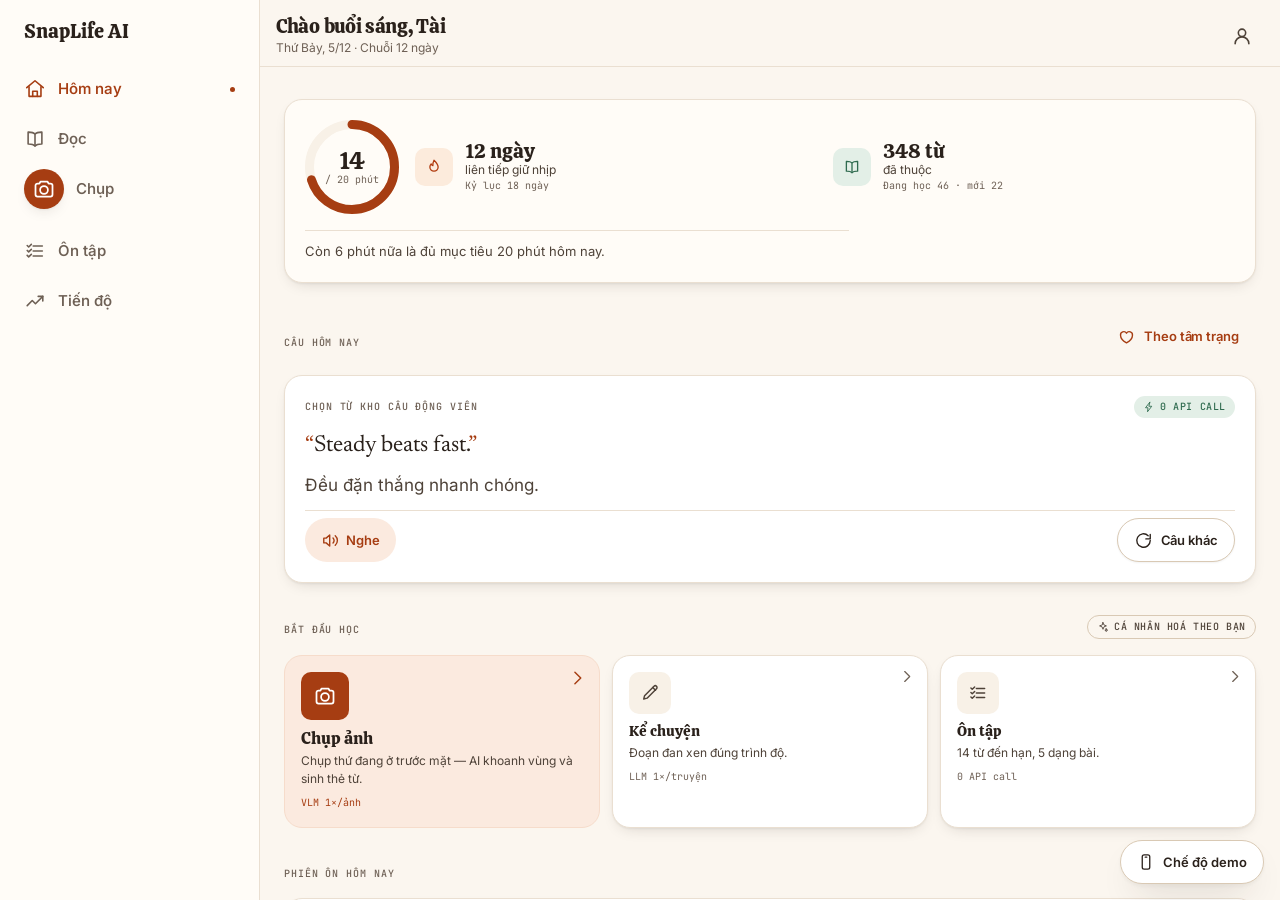
<file: index.html>
<!DOCTYPE html>
<html lang="vi" data-theme="light" data-mode="demo">
<head>
  <meta charset="utf-8" />
  <meta name="viewport" content="width=device-width, initial-scale=1, viewport-fit=cover" />
  <meta name="description" content="SnapLife AI — demo giao diện học từ vựng tiếng Anh qua ảnh và câu chuyện của chính bạn." />
  <meta name="color-scheme" content="light dark" />
  <title>SnapLife AI · Demo giao diện</title>

  <!-- Font tu chua trong assets/fonts - demo chay duoc khi mat mang.
       Sinh boi tools/fetch_fonts.py; xem chu thich trong styles/fonts.css. -->
  <link rel="stylesheet" href="styles/fonts.css" />

  <link rel="stylesheet" href="styles/tokens.css" />
  <link rel="stylesheet" href="styles/base.css" />
  <link rel="stylesheet" href="styles/components.css" />
  <link rel="stylesheet" href="styles/shell.css" />
  <link rel="stylesheet" href="styles/screens-a.css" />
  <link rel="stylesheet" href="styles/screens-b.css" />
  <link rel="stylesheet" href="styles/screens-c.css" />
  <link rel="stylesheet" href="styles/screens-d.css" />
  <link rel="stylesheet" href="styles/screens-e.css" />
  <link rel="stylesheet" href="styles/web.css" />
</head>

<body class="shell">
  <div class="shell">
    <!-- ------------------------------ Thanh trên ---------------------------- -->
    <header class="shell__topbar">
      <div class="shell__brand">
        <span class="shell__logo" aria-hidden="true">
          <svg viewBox="0 0 24 24" width="22" height="22" fill="none" stroke="currentColor" stroke-width="1.75" stroke-linecap="round" stroke-linejoin="round">
            <path d="M3.5 8.5a2 2 0 0 1 2-2h1.9l1.2-2h6.8l1.2 2h1.9a2 2 0 0 1 2 2v9a2 2 0 0 1-2 2h-13a2 2 0 0 1-2-2z"/>
            <circle cx="12" cy="13" r="3.9"/>
          </svg>
        </span>
        <div>
          <div class="shell__name">SnapLife AI</div>
          <div class="shell__tag">Học tiếng Anh qua chính câu chuyện và cuộc sống của bạn</div>
        </div>
      </div>

      <button class="iconbtn iconbtn--solid" id="rail-toggle" type="button" aria-label="Danh sách màn hình">
        <svg viewBox="0 0 24 24" width="22" height="22" fill="none" stroke="currentColor" stroke-width="1.75" stroke-linecap="round" stroke-linejoin="round" aria-hidden="true">
          <path d="M10 6.5h10"/><path d="M10 12h10"/><path d="M10 17.5h10"/>
          <path d="m3.5 6 1.6 1.6L8 4.8"/><path d="m3.5 11.4 1.6 1.6L8 10.2"/><path d="m3.5 16.8 1.6 1.6L8 15.6"/>
        </svg>
      </button>

      <div class="shell__tools" id="tools"></div>
    </header>

    <!-- ------------------------- Rail chọn màn hình ------------------------- -->
    <nav class="rail" id="rail" aria-label="Danh sách màn hình demo">
      <div id="rail-body"></div>
    </nav>

    <!-- ------------------------- Sân khấu & thiết bị ------------------------ -->
    <main class="stage">
      <div class="stage__controls">
        <div class="row" style="gap:8px">
          <span class="label">Đang xem</span>
          <strong id="stage-title" style="font-size:var(--fs-base)">Hôm nay</strong>
        </div>
        <span class="grow"></span>
        <div id="hud"></div>
      </div>

      <div class="device" id="device">
        <div class="device__viewport">
          <div class="device__notch" aria-hidden="true"></div>

          <div class="app" id="app">
            <div class="app__statusbar" id="statusbar" aria-hidden="true">
              <span id="clock">09:41</span>
              <span class="app__statusbar-icons">
                <svg viewBox="0 0 18 12" width="17" height="11" fill="currentColor"><rect x="0" y="7.5" width="3" height="4.5" rx="1"/><rect x="4.5" y="5" width="3" height="7" rx="1"/><rect x="9" y="2.5" width="3" height="9.5" rx="1"/><rect x="13.5" y="0" width="3" height="12" rx="1" opacity=".4"/></svg>
                <svg viewBox="0 0 16 12" width="15" height="11" fill="none" stroke="currentColor" stroke-width="1.6" stroke-linecap="round"><path d="M1 4.2a10 10 0 0 1 14 0"/><path d="M3.6 7a6.4 6.4 0 0 1 8.8 0"/><circle cx="8" cy="10" r="1.2" fill="currentColor" stroke="none"/></svg>
                <svg viewBox="0 0 26 12" width="25" height="11" fill="none" stroke="currentColor" stroke-width="1.4"><rect x="0.7" y="0.7" width="21" height="10.6" rx="3"/><rect x="2.4" y="2.4" width="15" height="7.2" rx="1.8" fill="currentColor" stroke="none"/><path d="M23.4 4.2v3.6" stroke-linecap="round"/></svg>
              </span>
            </div>

            <main class="app__screen" id="screen" role="main"></main>

            <nav class="tabbar" id="tabbar" aria-label="Điều hướng chính" style="display:none"></nav>

            <div class="app__homebar" aria-hidden="true"></div>
            <div class="app__overlay" id="overlay"></div>
          </div>
        </div>
      </div>

      <p class="muted-2" style="font-size:var(--fs-xs);text-align:center;max-width:44ch">
        Phím tắt: <strong>←</strong> / <strong>→</strong> đổi màn hình · <strong>T</strong> đổi giao diện sáng/tối ·
        <strong>F</strong> chế độ chỉ ứng dụng · <strong>M</strong> tắt/bật âm thanh
      </p>
    </main>

    <!-- ------------------------------ Inspector ---------------------------- -->
    <aside class="inspector" id="inspector" aria-label="Thông tin thiết kế">
      <div id="inspector-body"></div>
    </aside>
  </div>

  <!-- Chọn chế độ TRƯỚC khi vẽ để không nhấp nháy:
       · Cửa sổ hẹp (< 1100px) → web mode, vì khung điện thoại không còn chỗ.
       · Cửa sổ rộng → demo shell (rail + khung điện thoại + inspector) để trình bày.
       · Người dùng đã bấm W lần nào thì tôn trọng lựa chọn đã lưu. -->
  <script>
    (function () {
      var params = new URLSearchParams(location.search);
      var forced = params.get('mode');
      var mode = null;
      try {
        /* KHOÁ ĐÃ ĐỔI TÊN (thêm .v2).
           Bản trước ghi chế độ MẶC ĐỊNH vào khoá 'snaplife.mode' ngay khi nạp
           trang, nên ai từng mở bản cũ — khi đó mặc định ở cửa sổ ≥1100px là
           'demo' — đều bị ghim vĩnh viễn vào chế độ khung điện thoại, và bản
           sửa "mặc định là web" không bao giờ tới được máy họ. Đổi khoá để
           giá trị cũ đó không còn hiệu lực. */
        mode = localStorage.getItem('snaplife.mode.v2');
      } catch (e) {
        /* localStorage có thể bị chặn */
      }
      /* ?mode=web|demo ép chế độ — dùng cho QA và cho link chia sẻ. */
      if (forced === 'web' || forced === 'demo') mode = forced;
      else if (mode !== 'demo' && mode !== 'web') {
        /* MẶC ĐỊNH LÀ WEB.
           Trước đây mặc định là 'demo' khi cửa sổ ≥1100px, nên mở demo trên máy
           tính thì thấy một chiếc điện thoại giữa màn hình — đúng nhưng chỉ hợp
           lúc trình bày. Giờ web là mặc định ở mọi thiết bị; chế độ khung điện
           thoại là lựa chọn: ?mode=demo hoặc phím W. */
        mode = 'web';
      }
      document.documentElement.setAttribute('data-mode', mode);
    })();
  </script>

  <!-- Bắt lỗi runtime để QA đọc được từ --dump-dom mà không cần DevTools -->
  <script>
    window.__BOOT_ERRORS__ = [];
    (function () {
      function note(msg) {
        var text = String(msg).slice(0, 300);
        window.__BOOT_ERRORS__.push(text);
        document.documentElement.setAttribute(
          'data-boot-errors',
          window.__BOOT_ERRORS__.join(' | ').slice(0, 900)
        );
      }
      window.addEventListener('error', function (e) { note(e.message || e.error); });
      window.addEventListener('unhandledrejection', function (e) {
        note('rejection: ' + ((e.reason && e.reason.message) || e.reason));
      });
      var orig = console.error.bind(console);
      console.error = function () {
        note('console.error: ' + Array.prototype.map.call(arguments, String).join(' '));
        orig.apply(null, arguments);
      };
    })();
  </script>

  <!-- Nút đổi chế độ — hiện ở CẢ HAI chế độ (xem styles/web.css). -->
  <button class="mode-toggle" id="mode-toggle" type="button" aria-label="Về chế độ demo có khung điện thoại">
    <svg viewBox="0 0 24 24" width="18" height="18" fill="none" stroke="currentColor" stroke-width="1.75" stroke-linecap="round" stroke-linejoin="round" aria-hidden="true">
      <rect x="7" y="2.5" width="10" height="19" rx="2.5"/><path d="M11 5.5h2"/>
    </svg>
    <span id="mode-toggle-label">Chế độ demo</span>
  </button>

  <script type="module" src="src/app.js"></script>
</body>
</html>
</file>
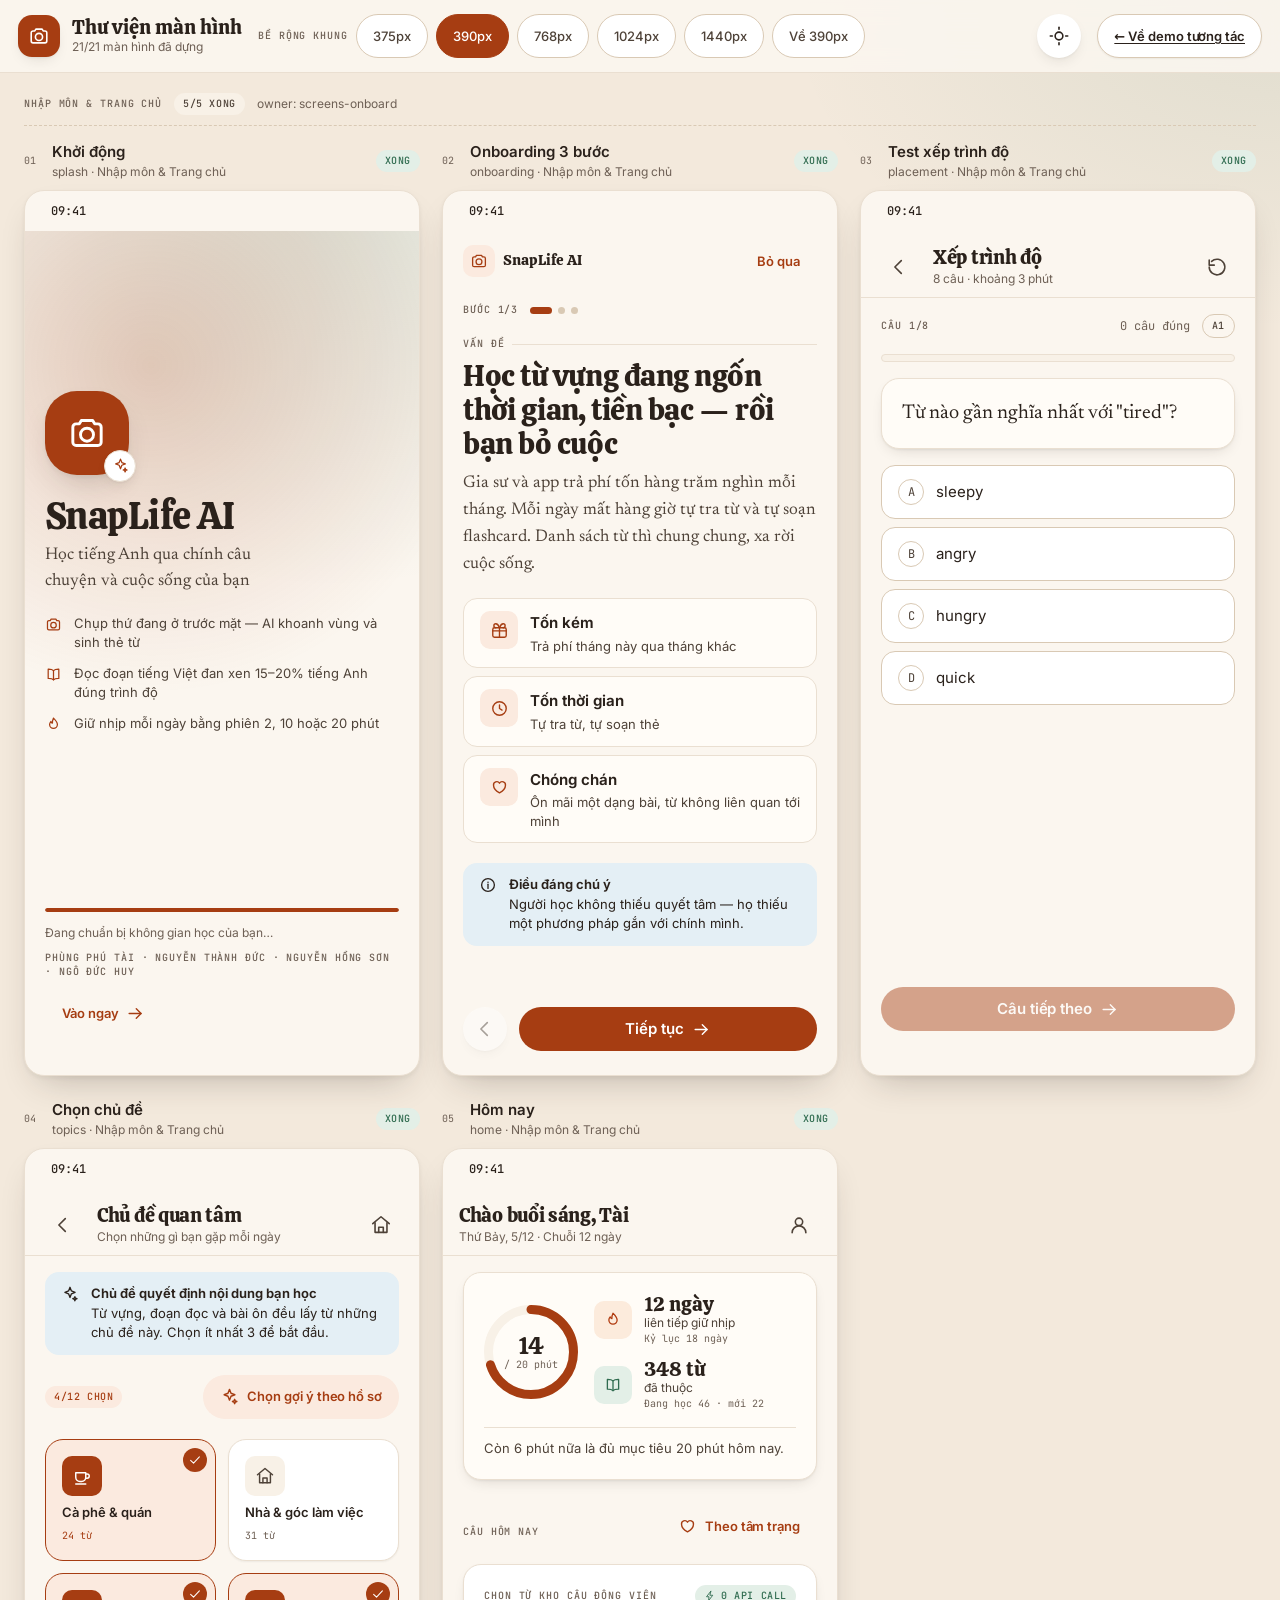
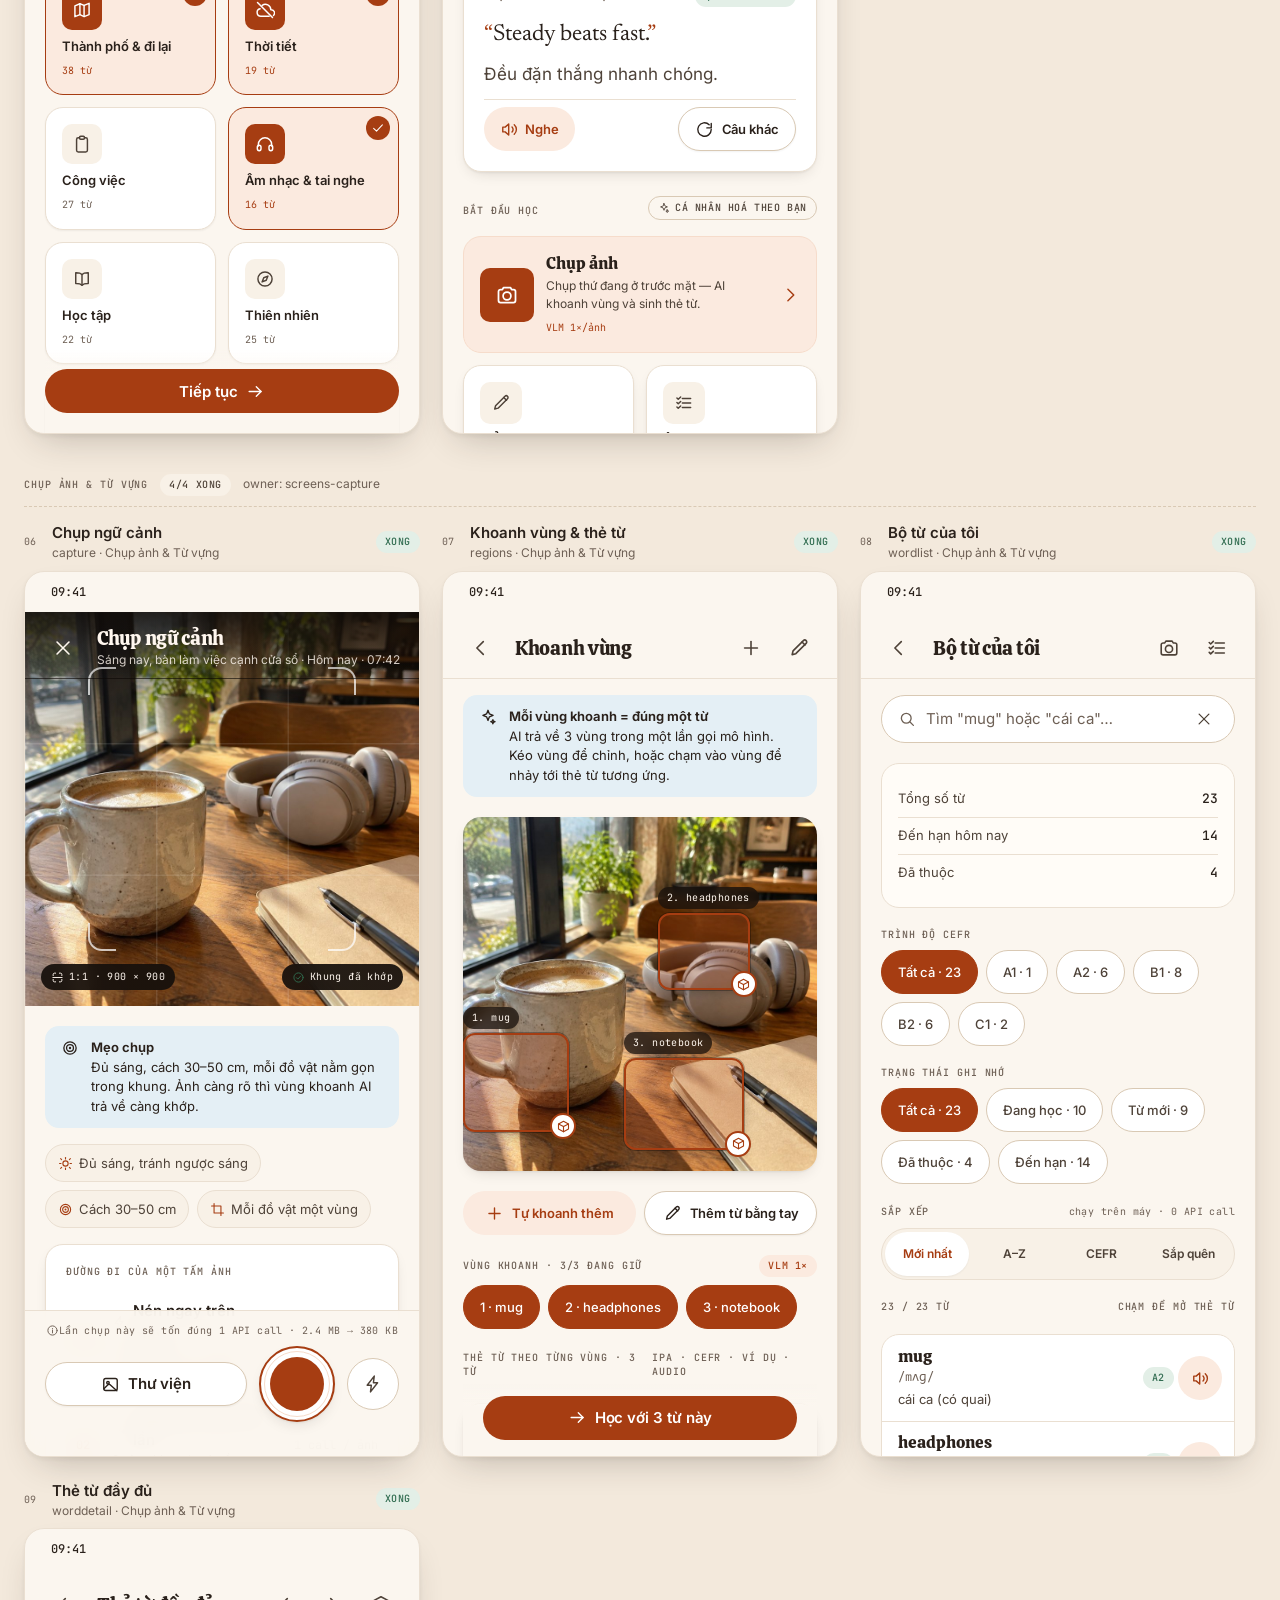
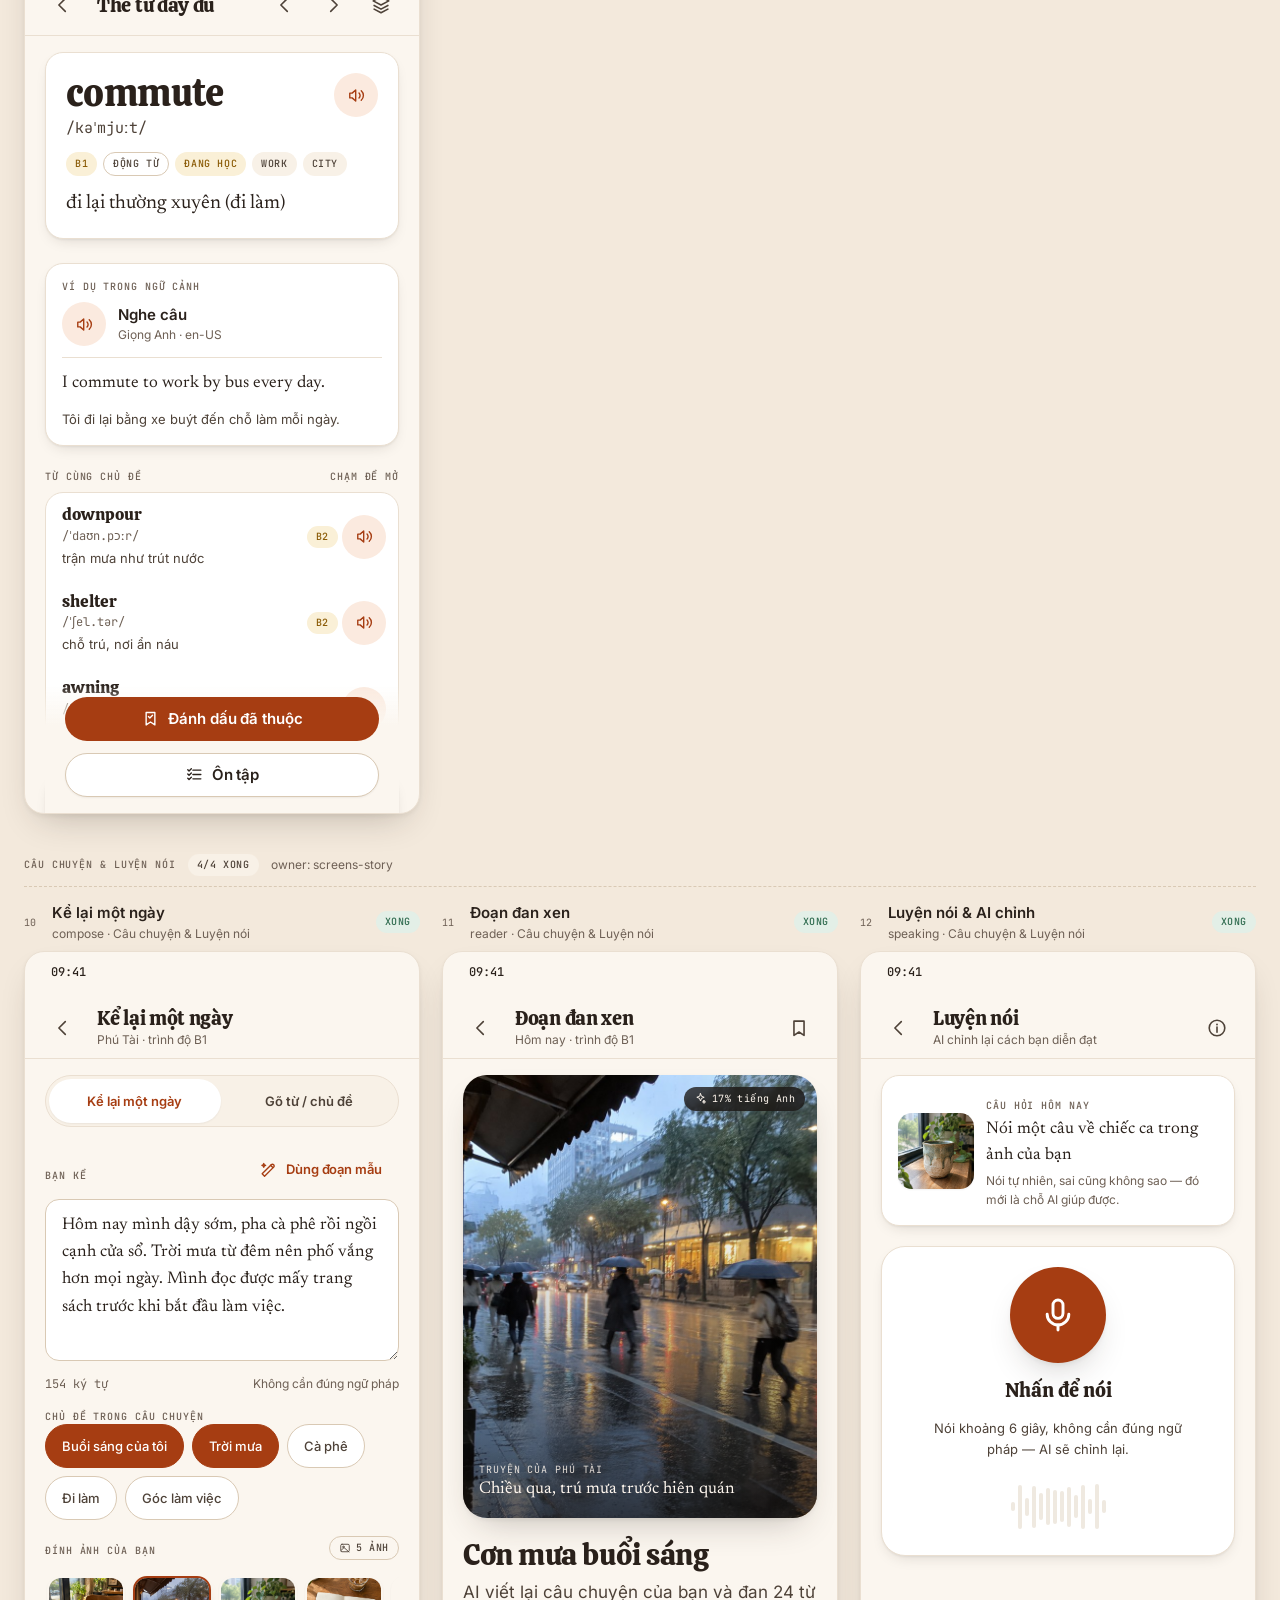
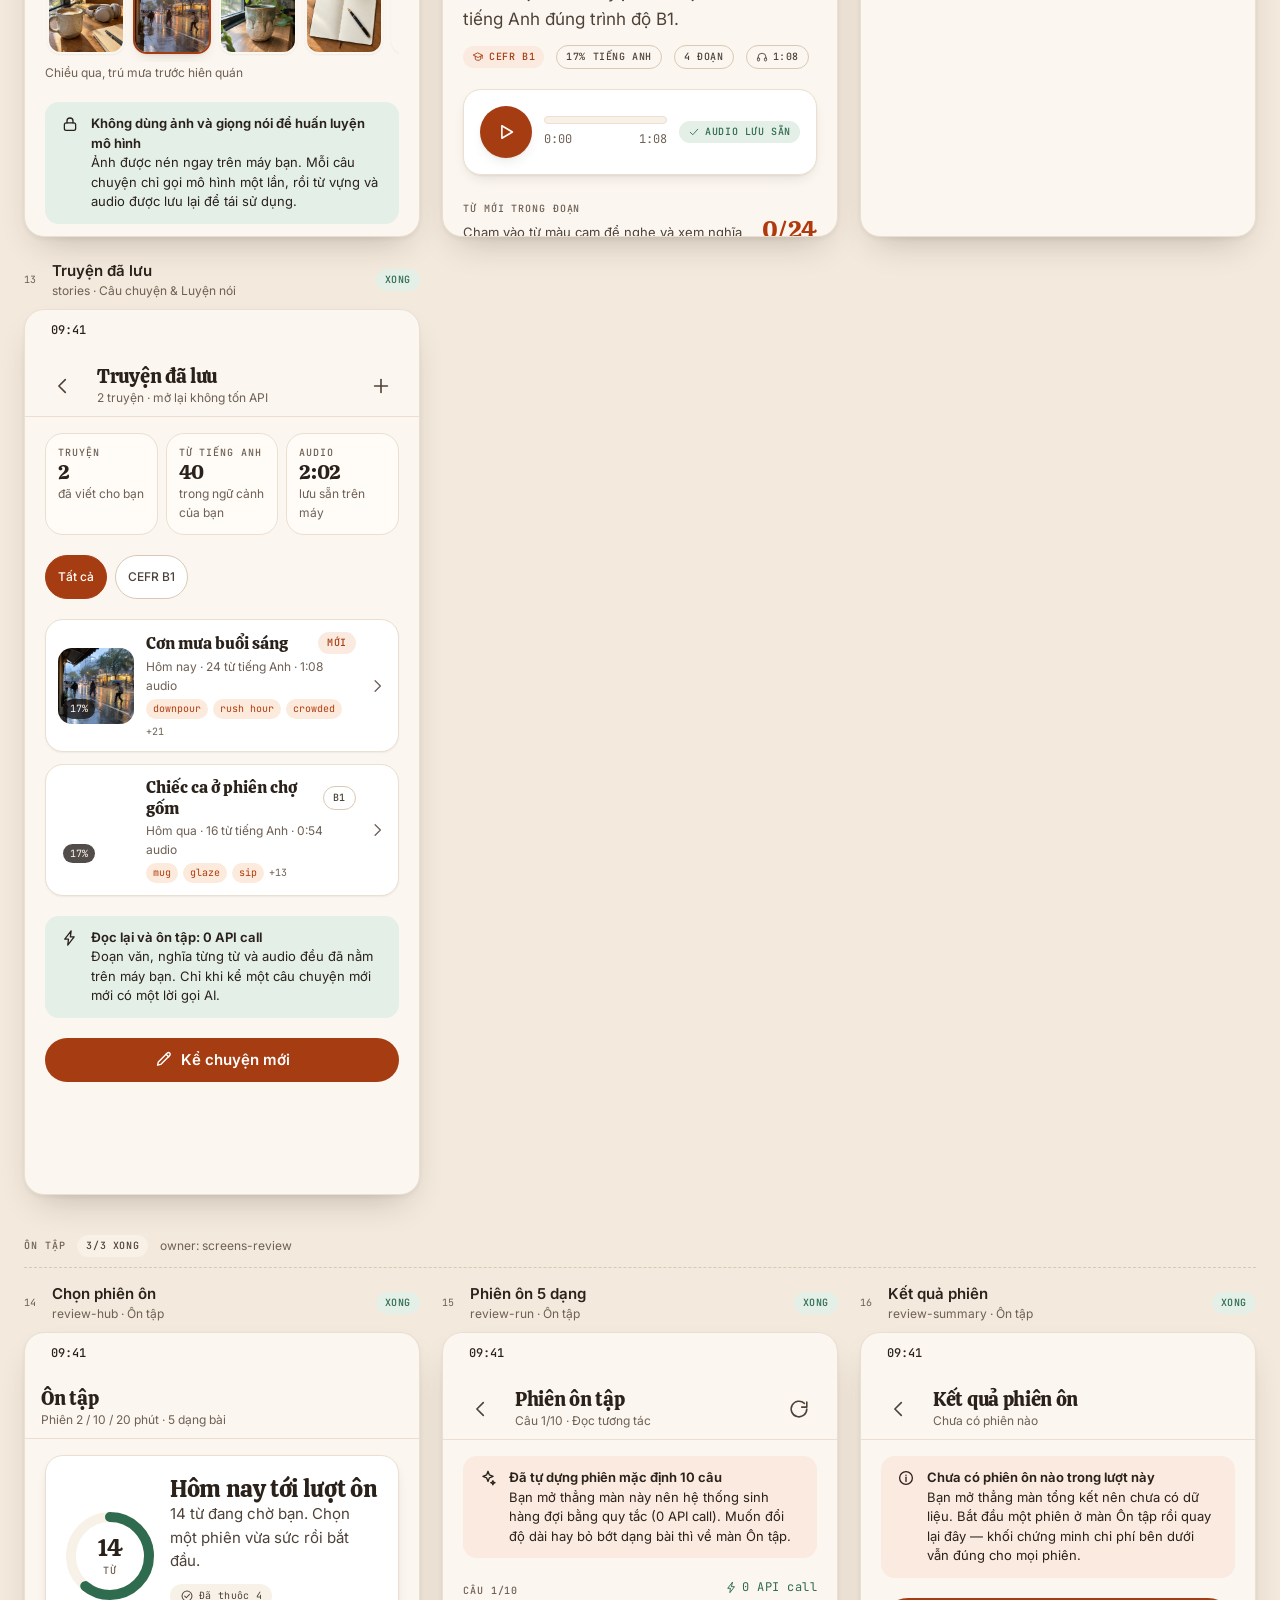
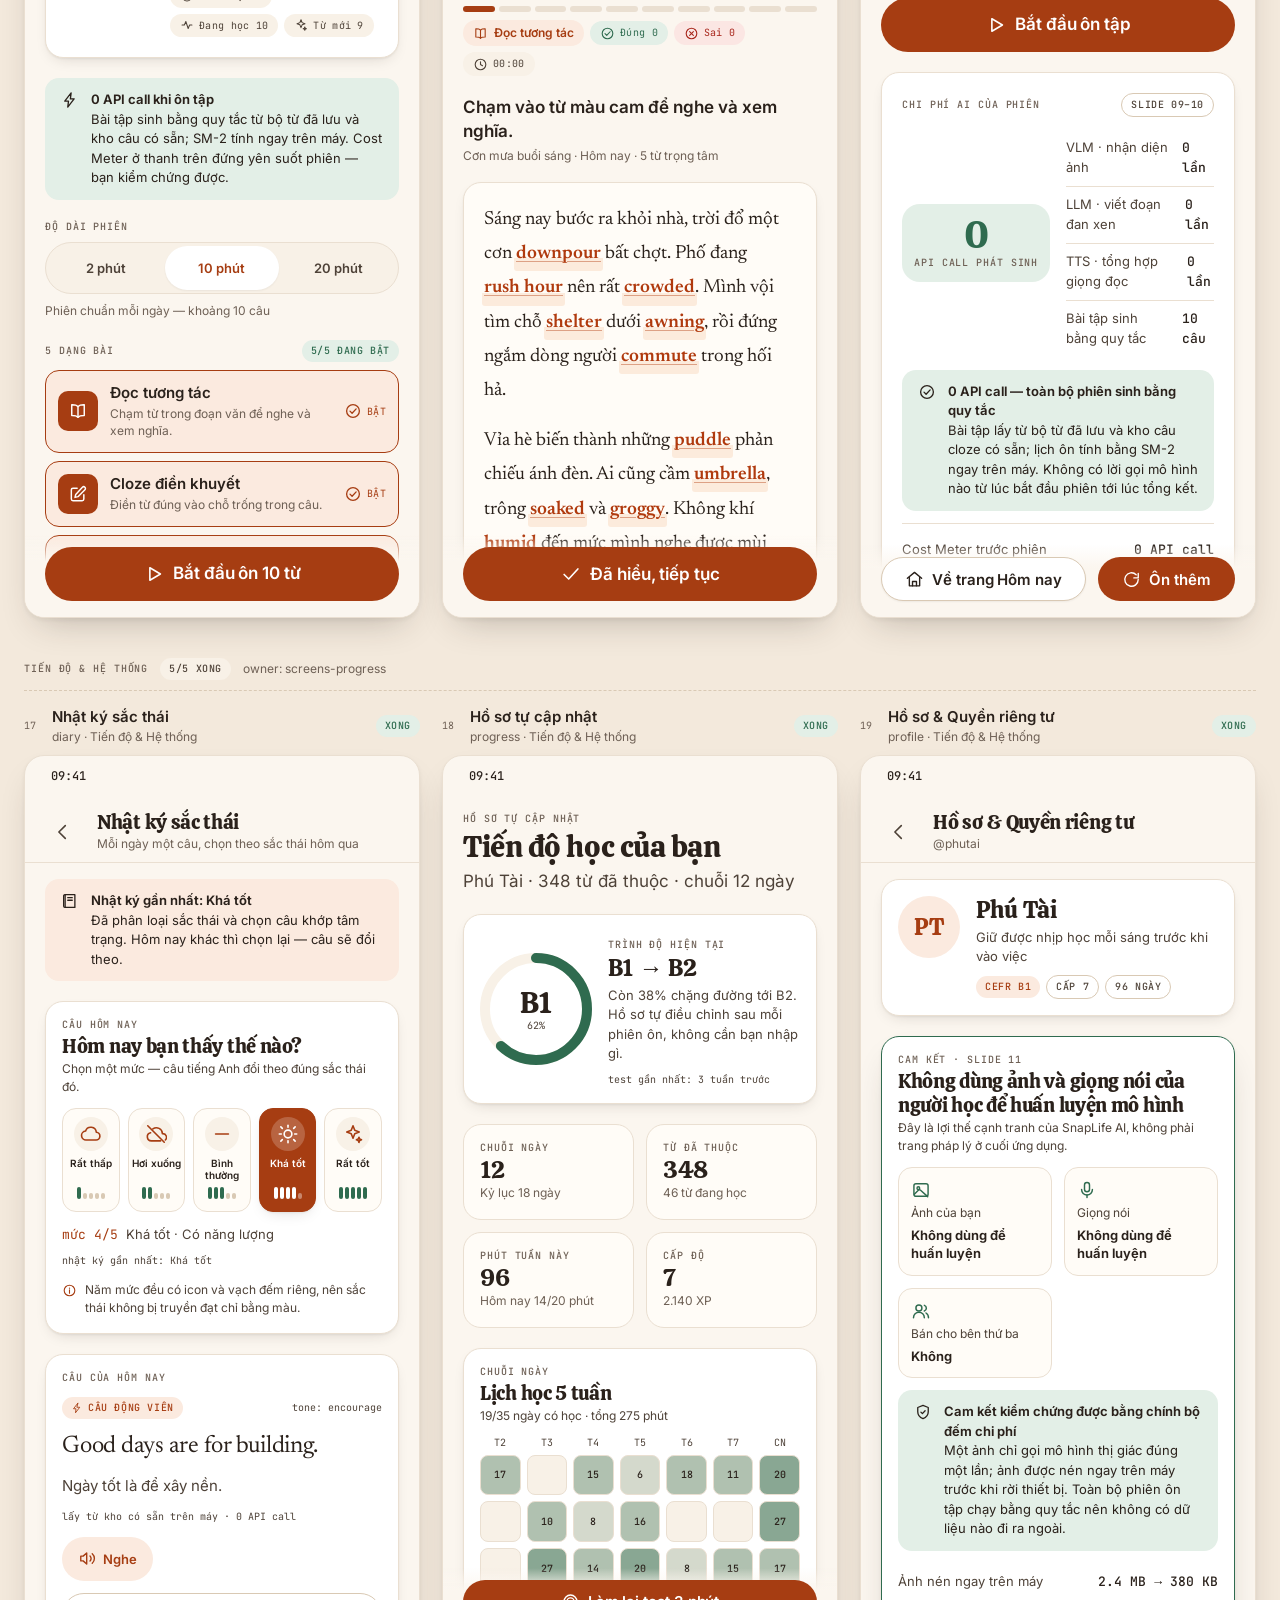
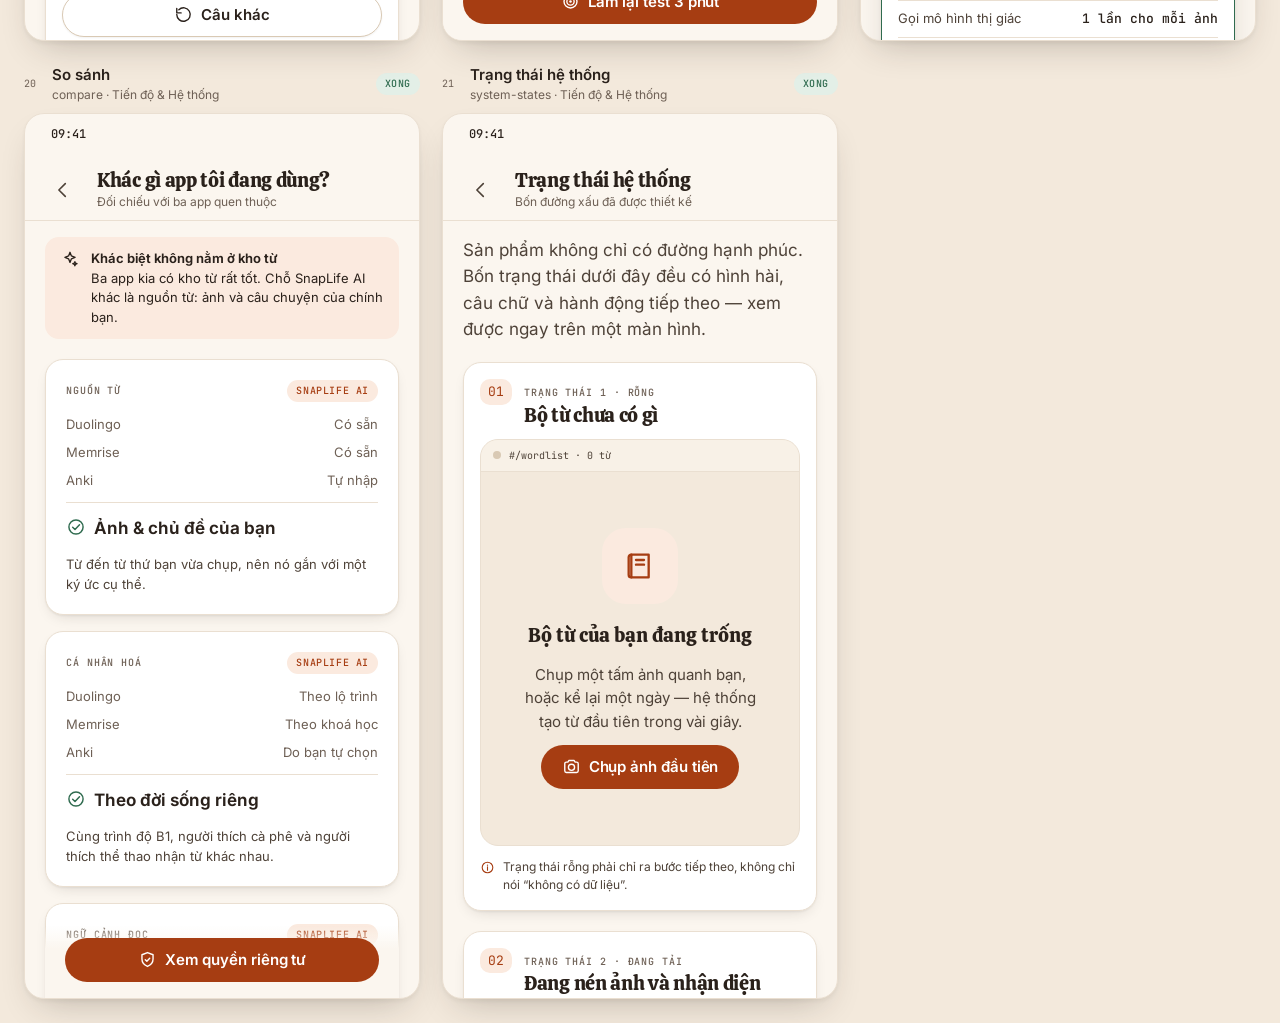
<file: gallery.html>
<!DOCTYPE html>
<html lang="vi" data-theme="light">
<head>
  <meta charset="utf-8" />
  <meta name="viewport" content="width=device-width, initial-scale=1" />
  <title>SnapLife AI · Thư viện màn hình</title>

  <!-- Font tu chua trong assets/fonts - demo chay duoc khi mat mang. -->
  <link rel="stylesheet" href="styles/fonts.css" />

  <link rel="stylesheet" href="styles/tokens.css" />
  <link rel="stylesheet" href="styles/base.css" />
  <link rel="stylesheet" href="styles/components.css" />
  <link rel="stylesheet" href="styles/shell.css" />
  <link rel="stylesheet" href="styles/screens-a.css" />
  <link rel="stylesheet" href="styles/screens-b.css" />
  <link rel="stylesheet" href="styles/screens-c.css" />
  <link rel="stylesheet" href="styles/screens-d.css" />
  <link rel="stylesheet" href="styles/screens-e.css" />
  <link rel="stylesheet" href="styles/web.css" />

  <style>
    :root {
      --card-w: 390px;
      --card-h: 844px;
    }
    body.shell {
      padding: 24px;
    }
    .ghead {
      position: sticky;
      top: 0;
      z-index: 20;
      display: flex;
      align-items: center;
      gap: 16px;
      flex-wrap: wrap;
      padding: 14px 18px;
      margin: -24px -24px 20px;
      background: color-mix(in srgb, var(--paper) 88%, transparent);
      backdrop-filter: blur(14px);
      -webkit-backdrop-filter: blur(14px);
      border-bottom: 1px solid var(--line);
    }
    .gsection + .gsection {
      margin-top: 40px;
    }
    .gsection__head {
      display: flex;
      align-items: center;
      gap: 12px;
      flex-wrap: wrap;
      margin-bottom: 14px;
      padding-bottom: 10px;
      border-bottom: 1px dashed var(--line-strong);
    }
    .ggrid {
      display: grid;
      grid-template-columns: repeat(auto-fill, minmax(min(100%, var(--card-w)), 1fr));
      gap: 22px;
      align-items: start;
    }
    .gcard {
      margin: 0;
      display: flex;
      flex-direction: column;
      gap: 8px;
    }
    .gcard__cap {
      display: flex;
      align-items: center;
      gap: 10px;
    }
    .gcard .app {
      position: relative;
      inset: auto;
      height: var(--card-h);
      width: 100%;
      border-radius: 20px;
      overflow: hidden;
      border: 1px solid var(--line);
      box-shadow: var(--shadow-3);
      background: var(--paper);
    }
    .gcard .app__statusbar {
      flex: 0 0 auto;
      height: 40px;
      padding: 0 20px 0 26px;
    }
    .gcard .app__screen {
      flex: 1 1 auto;
      min-height: 0;
    }
  </style>
</head>

<body class="shell">
  <header class="ghead">
    <div class="shell__brand">
      <span class="shell__logo" aria-hidden="true">
        <svg viewBox="0 0 24 24" width="22" height="22" fill="none" stroke="currentColor" stroke-width="1.75" stroke-linecap="round" stroke-linejoin="round">
          <path d="M3.5 8.5a2 2 0 0 1 2-2h1.9l1.2-2h6.8l1.2 2h1.9a2 2 0 0 1 2 2v9a2 2 0 0 1-2 2h-13a2 2 0 0 1-2-2z"/>
          <circle cx="12" cy="13" r="3.9"/>
        </svg>
      </span>
      <div>
        <div class="shell__name">Thư viện màn hình</div>
        <div class="shell__tag" id="stat">Đang nạp…</div>
      </div>
    </div>

    <div class="row grow" style="gap:8px;flex-wrap:wrap">
      <span class="label">Bề rộng khung</span>
      <div class="chip-row" id="widths"></div>
      <button class="chip" id="all-btn" type="button">Về 390px</button>
    </div>

    <button class="iconbtn iconbtn--solid" id="theme-btn" type="button" aria-label="Đổi giao diện sáng/tối">
      <svg viewBox="0 0 24 24" width="22" height="22" fill="none" stroke="currentColor" stroke-width="1.75" stroke-linecap="round" stroke-linejoin="round" aria-hidden="true">
        <circle cx="12" cy="12" r="4.2"/><path d="M12 2.5v2.2"/><path d="M12 19.3v2.2"/><path d="M2.5 12h2.2"/><path d="M19.3 12h2.2"/>
      </svg>
    </button>
    <a class="btn btn--secondary btn--sm" href="index.html">← Về demo tương tác</a>
  </header>

  <main id="grid"></main>
  <div id="overlay" style="position:fixed;inset:0;pointer-events:none;z-index:80"></div>

  <script>
    window.__BOOT_ERRORS__ = [];
    (function () {
      function note(msg) {
        var text = String(msg).slice(0, 300);
        window.__BOOT_ERRORS__.push(text);
        document.documentElement.setAttribute('data-boot-errors', window.__BOOT_ERRORS__.join(' | ').slice(0, 900));
      }
      window.addEventListener('error', function (e) { note(e.message || e.error); });
      window.addEventListener('unhandledrejection', function (e) {
        note('rejection: ' + ((e.reason && e.reason.message) || e.reason));
      });
      var orig = console.error.bind(console);
      console.error = function () {
        note('console.error: ' + Array.prototype.map.call(arguments, String).join(' '));
        orig.apply(null, arguments);
      };
    })();
  </script>

  <script type="module" src="src/gallery.js"></script>
</body>
</html>
</file>
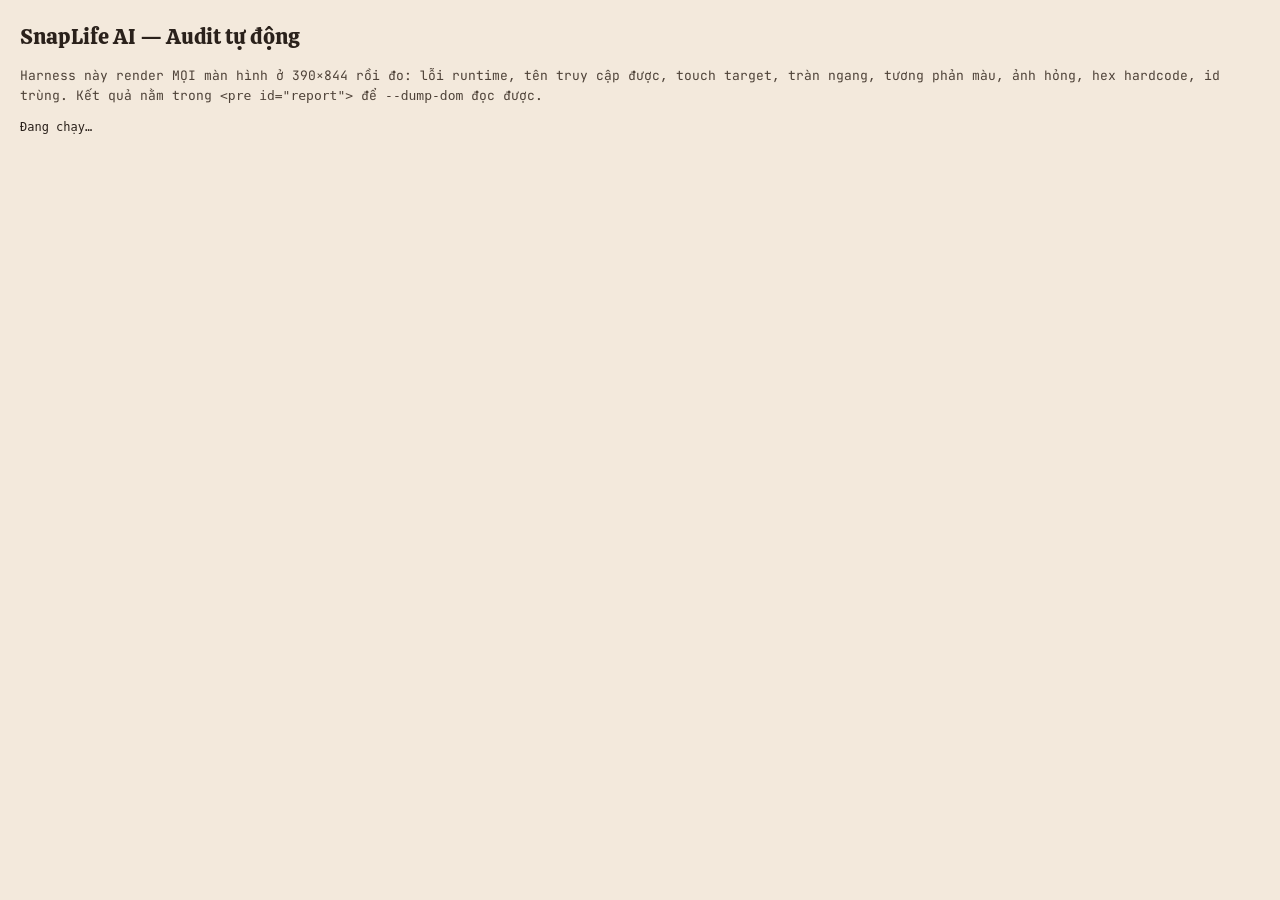
<file: tools/audit.html>
<!DOCTYPE html>
<html lang="vi" data-theme="light">
<head>
  <meta charset="utf-8" />
  <meta name="viewport" content="width=device-width, initial-scale=1" />
  <base href="/" />
  <title>SnapLife AI · Audit tự động</title>
  <link rel="stylesheet" href="/styles/fonts.css" />
  <link rel="stylesheet" href="/styles/tokens.css" />
  <link rel="stylesheet" href="/styles/base.css" />
  <link rel="stylesheet" href="/styles/components.css" />
  <link rel="stylesheet" href="/styles/shell.css" />
  <link rel="stylesheet" href="/styles/screens-a.css" />
  <link rel="stylesheet" href="/styles/screens-b.css" />
  <link rel="stylesheet" href="/styles/screens-c.css" />
  <link rel="stylesheet" href="/styles/screens-d.css" />
  <link rel="stylesheet" href="/styles/screens-e.css" />
  <link rel="stylesheet" href="/styles/web.css" />
  <style>
    :root { --probe-w: 390px; }
    body { padding: 20px; font-family: var(--font-mono); }
    #stage { position: absolute; left: -99999px; top: 0; width: var(--probe-w); }
    .probe { width: var(--probe-w); height: 844px; overflow: auto; background: var(--paper); }
    #report { white-space: pre-wrap; font-size: 12px; line-height: 1.5; }
    h1 { font-family: var(--font-display); font-size: 22px; margin-bottom: 12px; }
    .bad { color: #a8261c; font-weight: 600; }
    .good { color: #2f6b4f; font-weight: 600; }
  </style>
</head>
<body>
  <h1>SnapLife AI — Audit tự động</h1>
  <p class="muted" style="font-size:13px">Harness này render MỌI màn hình ở 390×844 rồi đo: lỗi runtime, tên truy cập được,
    touch target, tràn ngang, tương phản màu, ảnh hỏng, hex hardcode, id trùng. Kết quả nằm trong
    <code>&lt;pre id="report"&gt;</code> để <code>--dump-dom</code> đọc được.</p>
  <pre id="report">Đang chạy…</pre>
  <div id="stage"></div>

  <script type="module" src="/tools/audit.js"></script>
</body>
</html>
</file>
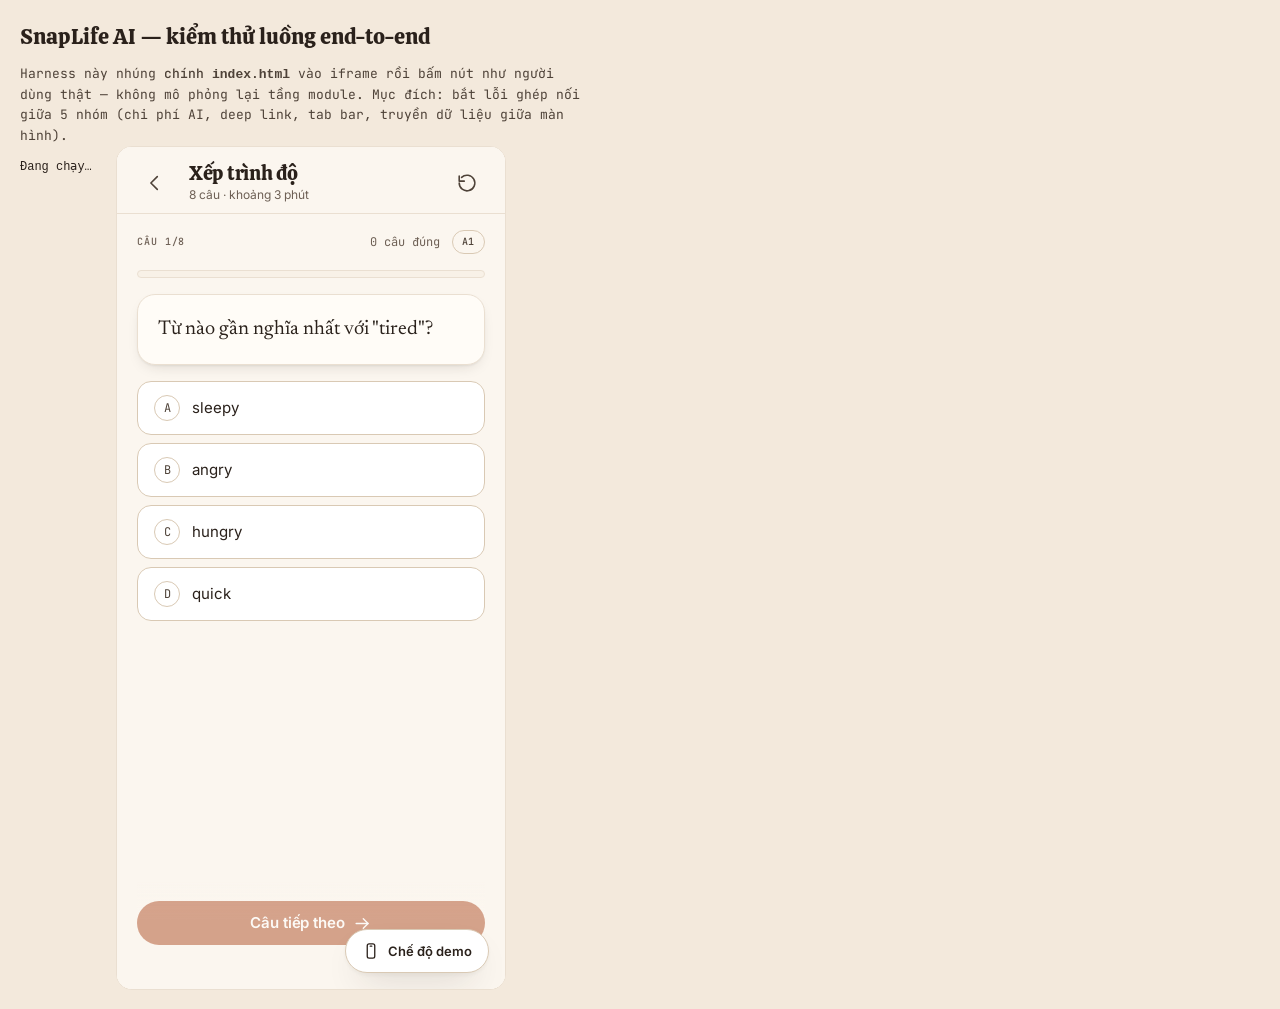
<file: tools/flows.html>
<!DOCTYPE html>
<html lang="vi" data-theme="light">
<head>
  <meta charset="utf-8" />
  <meta name="viewport" content="width=device-width, initial-scale=1" />
  <title>SnapLife AI · Kiểm thử luồng end-to-end</title>
  <link rel="stylesheet" href="/styles/fonts.css" />
  <link rel="stylesheet" href="/styles/tokens.css" />
  <link rel="stylesheet" href="/styles/base.css" />
  <style>
    body { padding: 20px; font-family: var(--font-mono); }
    iframe { width: 390px; height: 844px; border: 1px solid var(--line); border-radius: 16px; }
    #report { white-space: pre-wrap; font-size: 12px; line-height: 1.55; }
    h1 { font-family: var(--font-display); font-size: 22px; margin-bottom: 10px; }
    .wrap { display: flex; gap: 24px; align-items: flex-start; }
  </style>
</head>
<body>
  <h1>SnapLife AI — kiểm thử luồng end-to-end</h1>
  <p class="muted" style="font-size: 13px; max-width: 70ch">
    Harness này nhúng <strong>chính <code>index.html</code></strong> vào iframe rồi bấm nút như người dùng thật —
    không mô phỏng lại tầng module. Mục đích: bắt lỗi ghép nối giữa 5 nhóm (chi phí AI, deep link, tab bar,
    truyền dữ liệu giữa màn hình).
  </p>
  <div class="wrap">
    <pre id="report">Đang chạy…</pre>
    <iframe id="app" src="/index.html#/home" title="SnapLife AI demo"></iframe>
  </div>
  <script type="module" src="/tools/flows.js"></script>
</body>
</html>
</file>
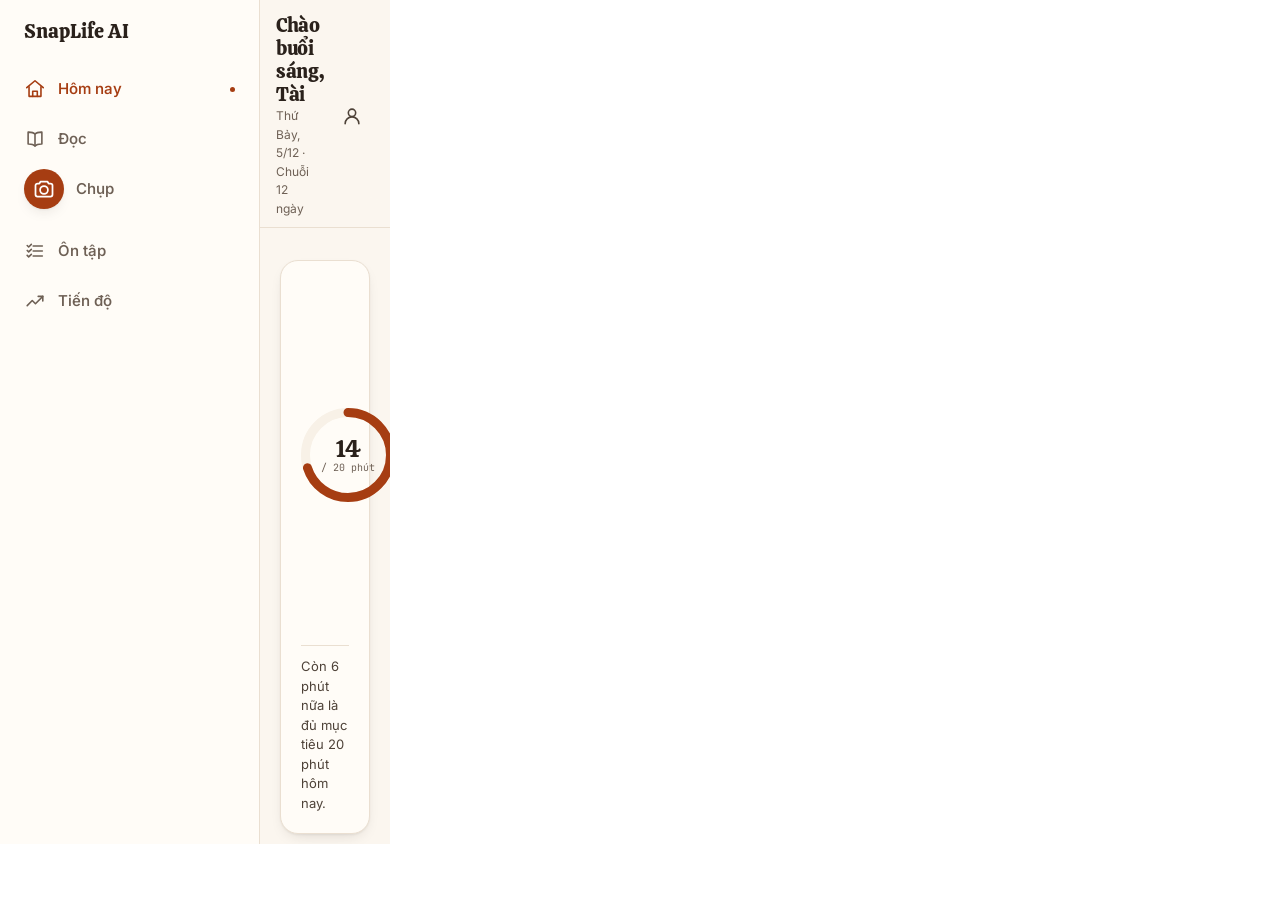
<file: tools/probe.html>
<!DOCTYPE html>
<html lang="vi" data-theme="light">
<head>
  <meta charset="utf-8" />
  <meta name="viewport" content="width=device-width, initial-scale=1" />
  <base href="/" />
  <title>SnapLife AI · Khung chụp ảnh màn hình</title>
  <link rel="stylesheet" href="/styles/fonts.css" />
  <link rel="stylesheet" href="/styles/tokens.css" />
  <link rel="stylesheet" href="/styles/base.css" />
  <link rel="stylesheet" href="/styles/components.css" />
  <link rel="stylesheet" href="/styles/shell.css" />
  <link rel="stylesheet" href="/styles/screens-a.css" />
  <link rel="stylesheet" href="/styles/screens-b.css" />
  <link rel="stylesheet" href="/styles/screens-c.css" />
  <link rel="stylesheet" href="/styles/screens-d.css" />
  <link rel="stylesheet" href="/styles/screens-e.css" />
  <link rel="stylesheet" href="/styles/web.css" />
  <style>
    /* Khung chụp đặt đúng (0,0) và đúng kích thước thật của thiết bị.
       Vì sao cần file này: `chrome --window-size=390,844` KHÔNG tạo viewport
       390×844 — Chrome ép viewport lên tối thiểu ~500×748 rồi mới cắt ảnh, nên
       ảnh chụp trực tiếp bị lệch và thiếu. Ở đây ta chụp một cửa sổ lớn hơn
       nhưng đặt khung 390×844 tại gốc, rồi cắt đúng 390×844 bằng Pillow. */
    html, body { margin: 0 !important; padding: 0 !important; background: #ffffff; overflow: hidden; }
    #frame {
      position: absolute; top: 0; left: 0;
      /* Bề rộng/cao do probe.js đặt từ ?w= và ?h=. Mặc định là khung điện thoại.
         (Trước đây đóng cứng 390×844 nên ảnh chụp ở bề rộng lớn vô nghĩa: nó vẫn
         render bố cục điện thoại trong cửa sổ rộng.) */
      width: var(--frame-w, 390px);
      height: var(--frame-h, 844px);
      overflow: hidden;
      background: var(--paper);
    }
    #frame .app { position: absolute; inset: 0; }
    #frame .app__screen { overflow: hidden; }
  </style>
</head>
<body>
  <div id="frame"></div>
  <script type="module" src="/tools/probe.js"></script>
</body>
</html>
</file>
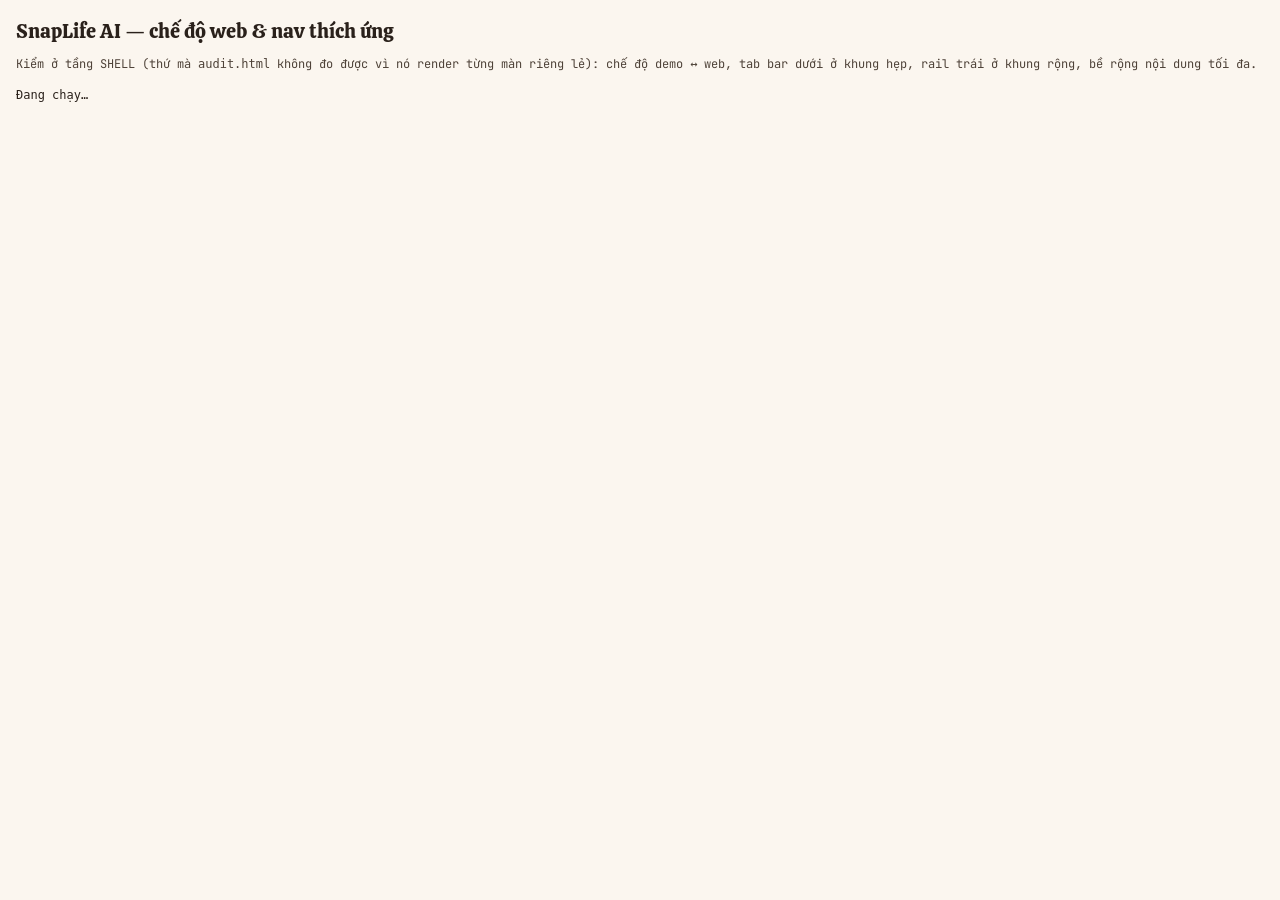
<file: tools/web-check.html>
<!DOCTYPE html>
<html lang="vi" data-theme="light">
<head>
  <meta charset="utf-8" />
  <meta name="viewport" content="width=device-width, initial-scale=1" />
  <base href="/" />
  <title>SnapLife AI · Kiểm tra chế độ web &amp; nav thích ứng</title>
  <link rel="stylesheet" href="/styles/fonts.css" />
  <link rel="stylesheet" href="/styles/tokens.css" />
  <link rel="stylesheet" href="/styles/base.css" />
  <style>
    body { padding: 16px; font-family: var(--font-mono); background: var(--paper); }
    h1 { font-family: var(--font-display); font-size: 20px; margin-bottom: 8px; }
    #report { white-space: pre-wrap; font-size: 12px; line-height: 1.55; }
    .frames { position: absolute; left: -99999px; top: 0; }
    .frames iframe { display: block; border: 0; }
  </style>
</head>
<body>
  <h1>SnapLife AI — chế độ web &amp; nav thích ứng</h1>
  <p style="font-size: 12px; color: var(--ink-2); margin-bottom: 12px">
    Kiểm ở tầng SHELL (thứ mà <code>audit.html</code> không đo được vì nó render từng màn riêng lẻ):
    chế độ demo ↔ web, tab bar dưới ở khung hẹp, rail trái ở khung rộng, bề rộng nội dung tối đa.
  </p>
  <pre id="report">Đang chạy…</pre>
  <div class="frames" id="frames"></div>
  <script type="module" src="/tools/web-check.js"></script>
</body>
</html>
</file>
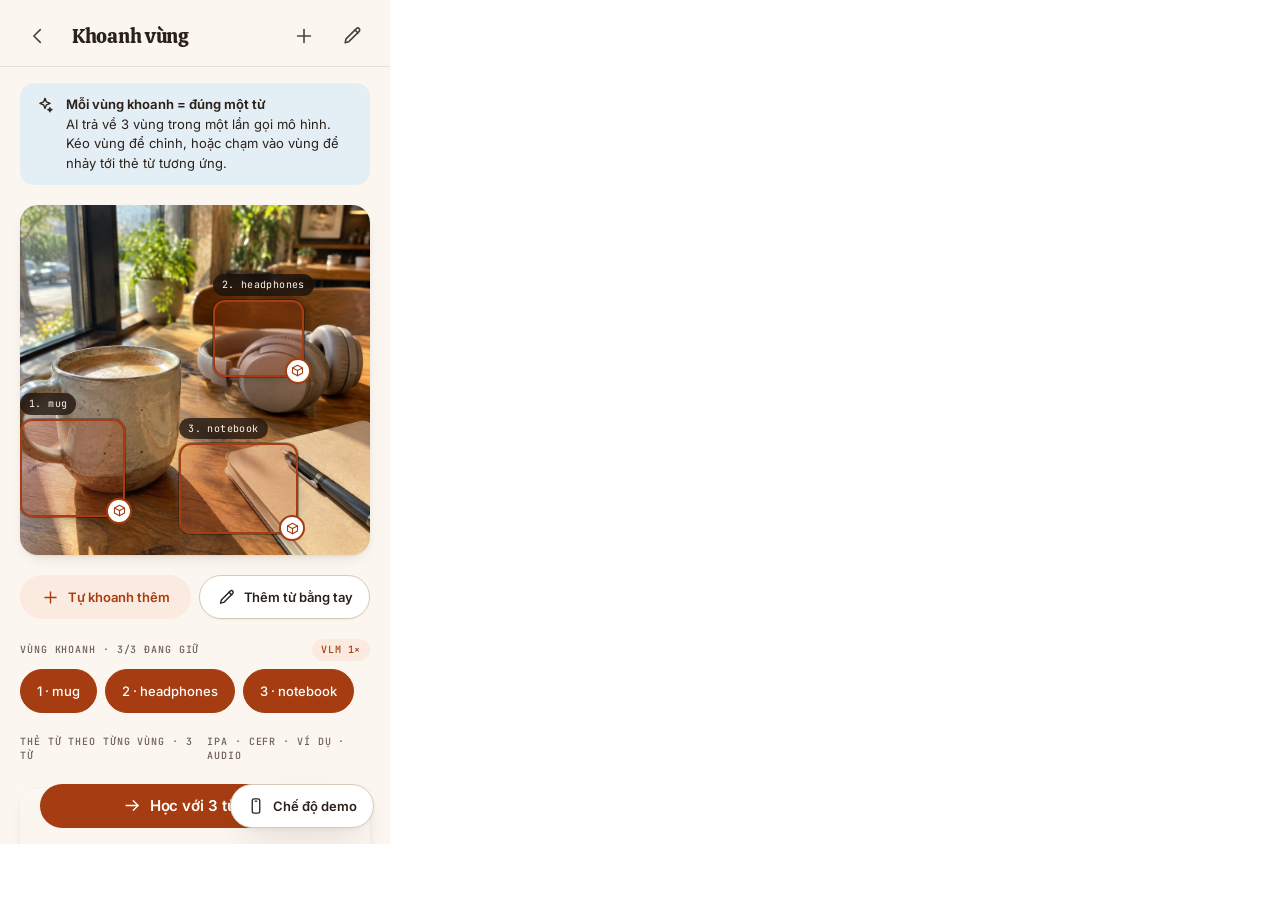
<file: src/screens/b-capture/_measure.html>
<!DOCTYPE html>
<html lang="vi" data-theme="light">
<head>
  <meta charset="utf-8" />
  <meta name="viewport" content="width=device-width, initial-scale=1" />
  <title>Nhóm B · đo toạ độ thật của màn hình</title>
  <style>
    html, body { margin: 0; padding: 0; overflow: hidden; background: white; }
    iframe { display: block; width: 390px; height: 844px; border: 0; }
    #geo { position: fixed; left: -99999px; top: 0; white-space: pre-wrap; font: 11px monospace; }
  </style>
</head>
<body>
  <iframe id="app" src="/index.html#/regions"></iframe>
  <pre id="geo">…</pre>
  <!-- Đặt src NGAY trong HTML (đồng bộ, trước khi iframe kịp nạp): nếu để module
       JS đổi src sau load, ảnh chụp headless sẽ bắt trúng khung chưa vẽ. -->
  <script>
    (function () {
      var q = new URLSearchParams(location.search);
      var t = q.get('screen') || 'regions';
      var wd = q.get('word');
      document.getElementById('app').src = '/index.html#/' + t + (wd ? '?word=' + encodeURIComponent(wd) : '');
    })();
  </script>
  <script type="module" src="./_measure.js"></script>
</body>
</html>
</file>
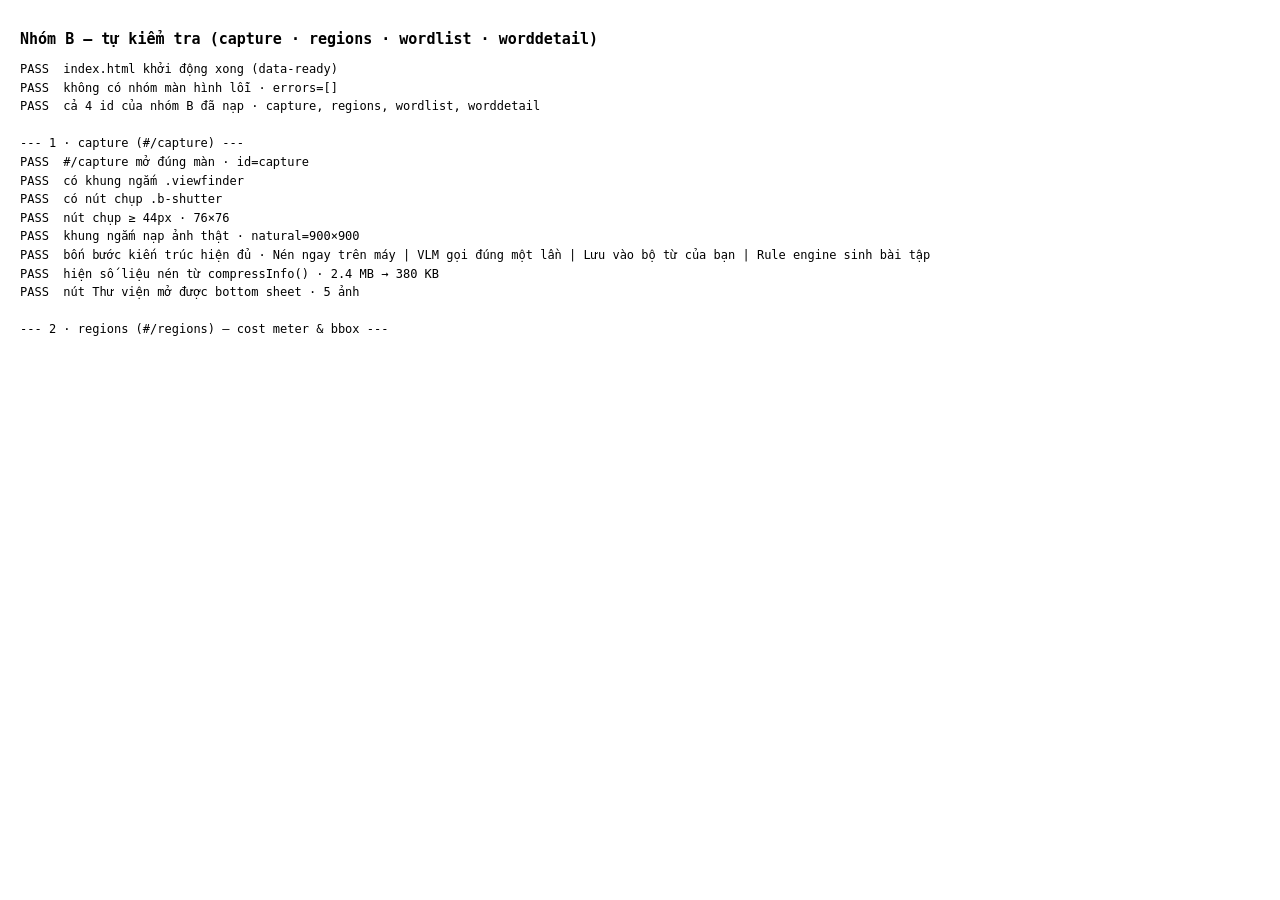
<file: src/screens/b-capture/_selfcheck.html>
<!DOCTYPE html>
<html lang="vi" data-theme="light">
<head>
  <meta charset="utf-8" />
  <meta name="viewport" content="width=device-width, initial-scale=1" />
  <title>Nhóm B · tự kiểm tra bằng trình duyệt thật</title>
  <style>
    body { font-family: var(--font-mono, monospace); padding: 12px; }
    iframe { width: 390px; height: 844px; border: 1px solid gray; position: absolute; left: -99999px; top: 0; }
    #report { white-space: pre-wrap; font-size: 12px; line-height: 1.55; }
  </style>
</head>
<body>
  <h1 style="font-size:15px">Nhóm B — tự kiểm tra (capture · regions · wordlist · worddetail)</h1>
  <pre id="report">Đang chạy…</pre>
  <iframe id="app" src="/index.html#/capture"></iframe>
  <script type="module" src="./_selfcheck.js"></script>
</body>
</html>
</file>
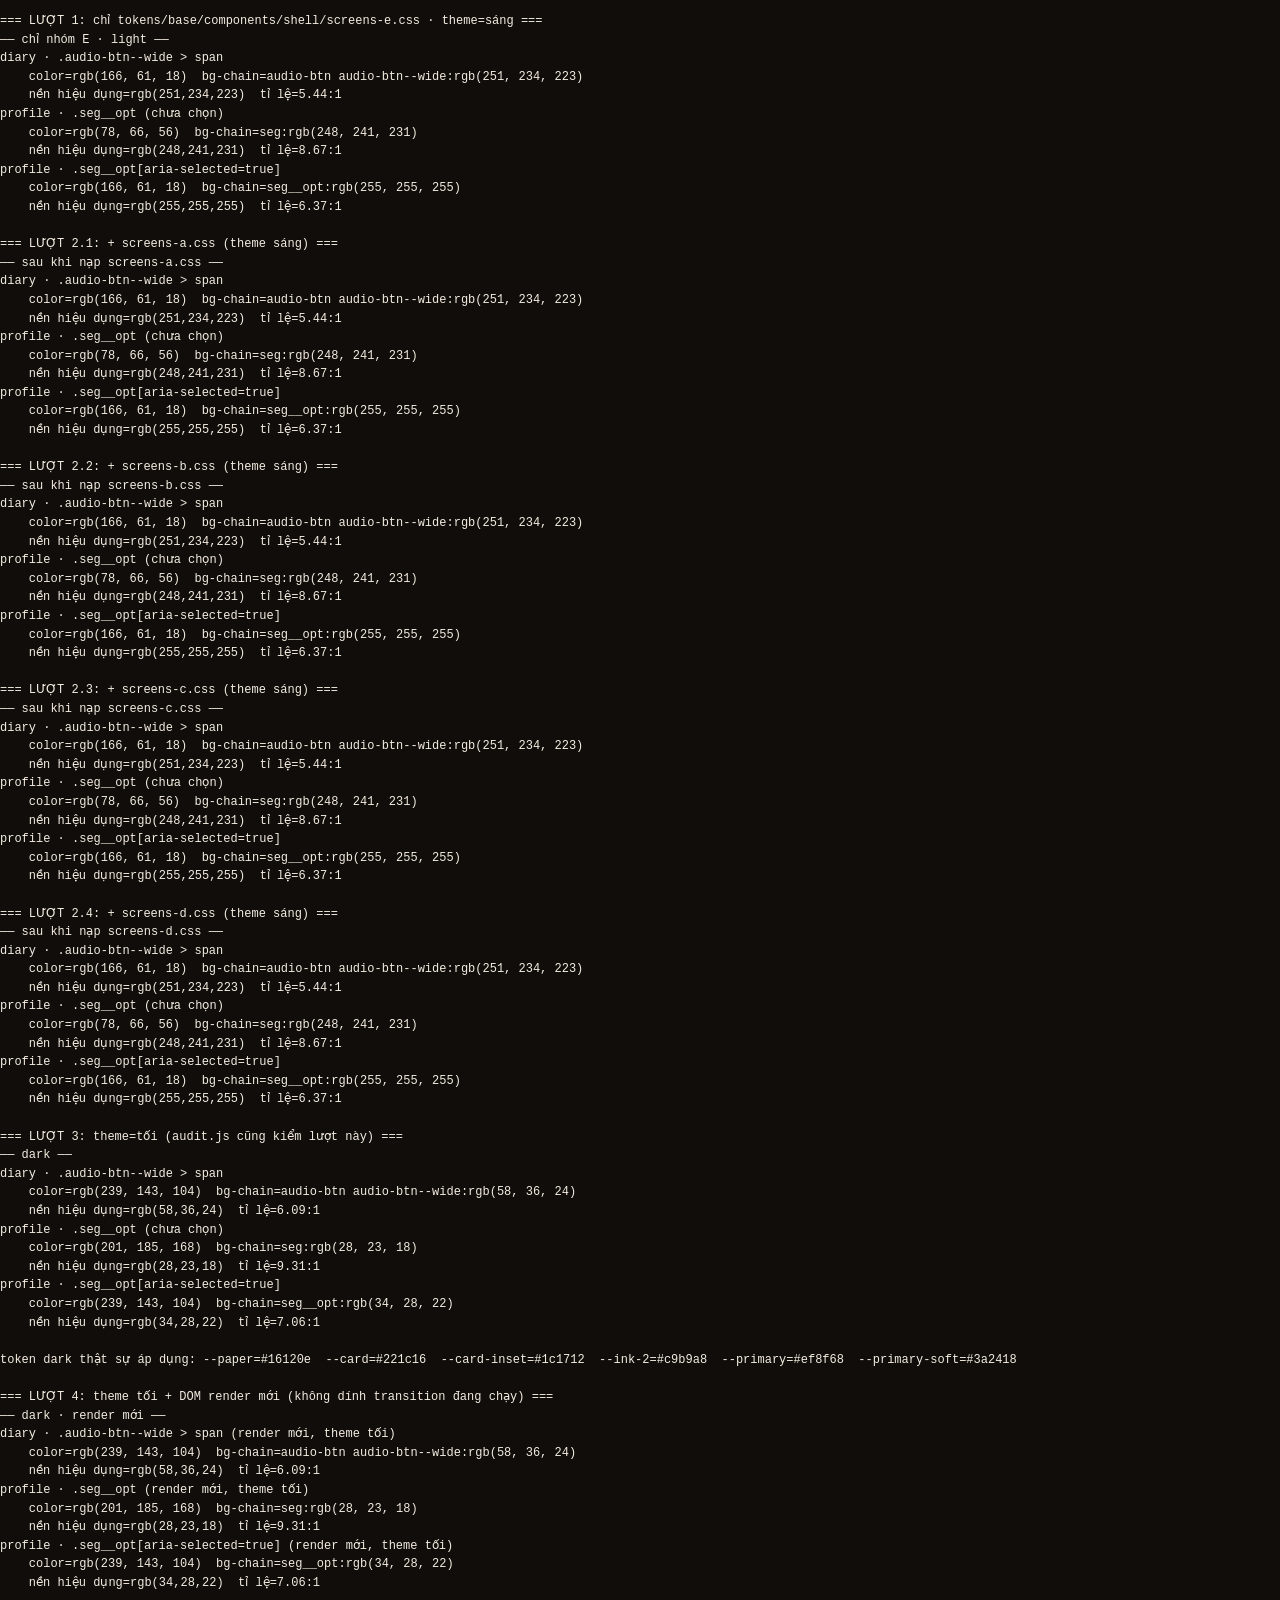
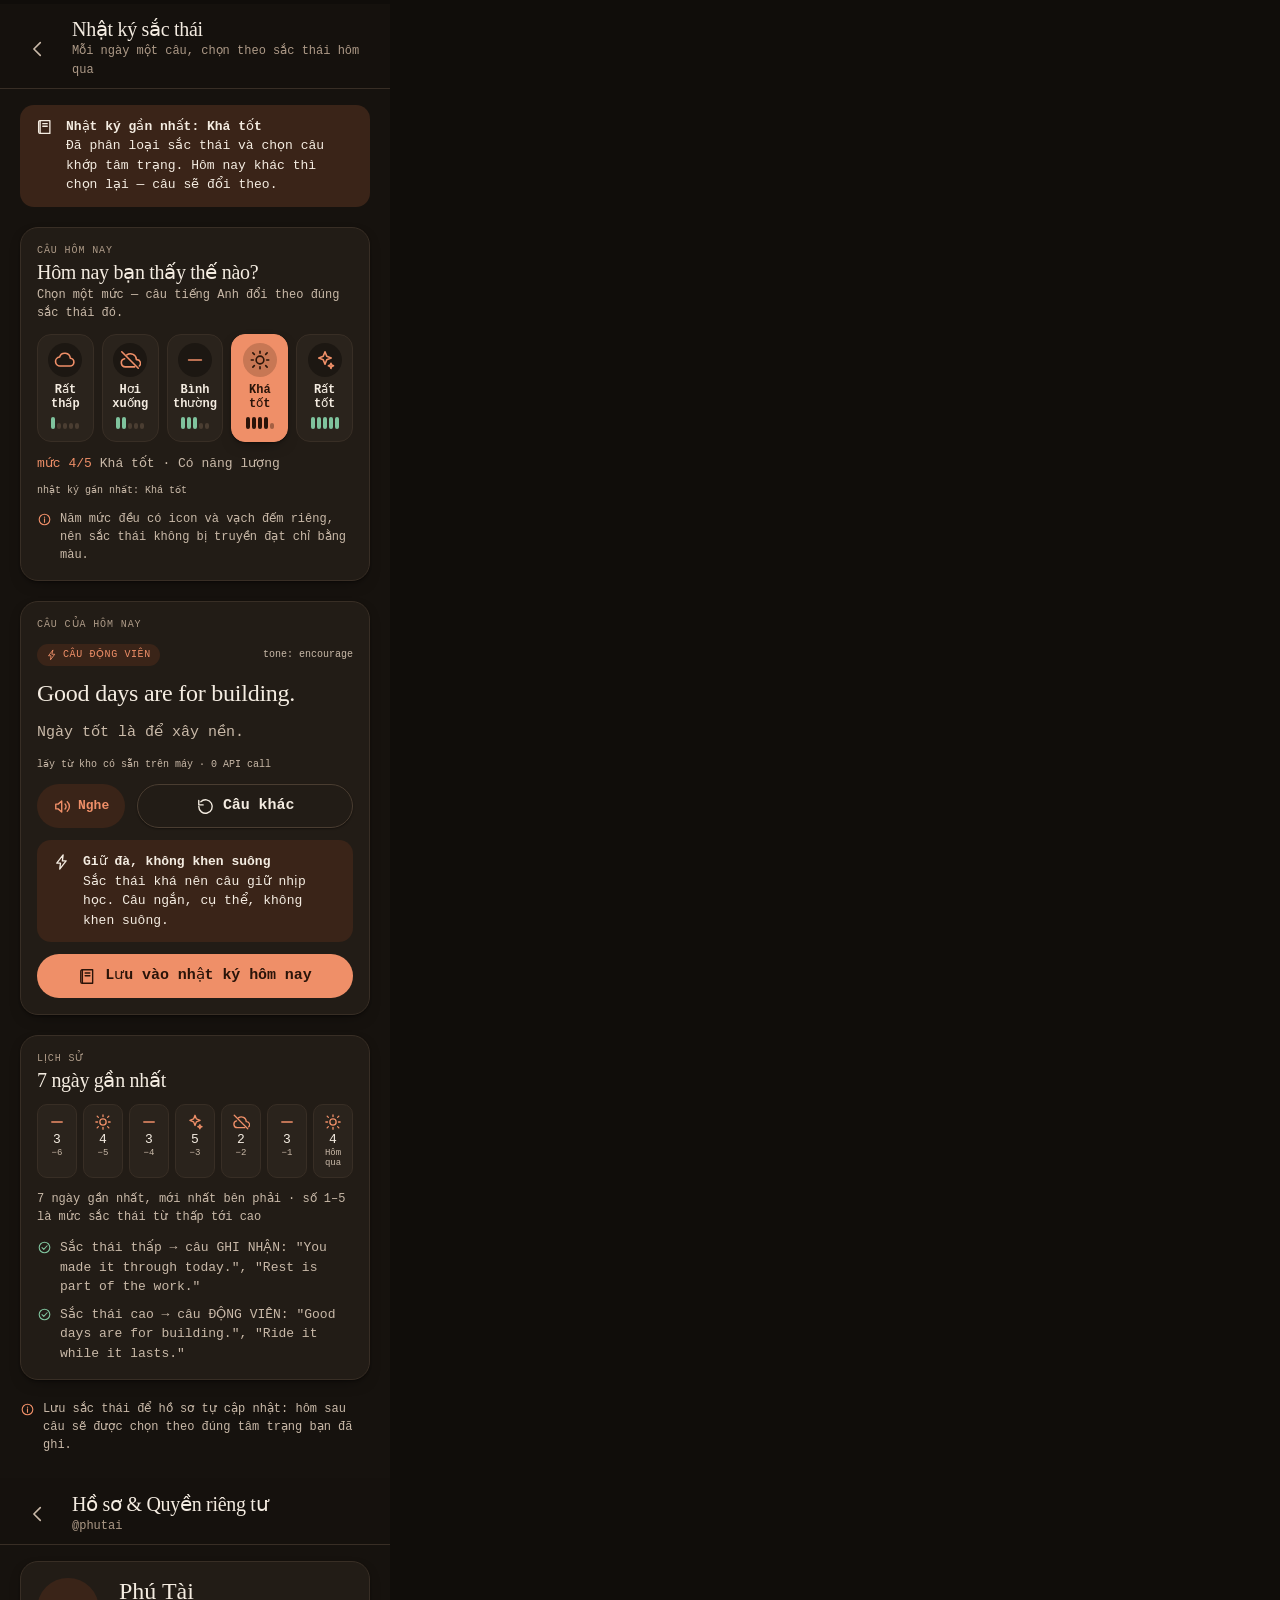
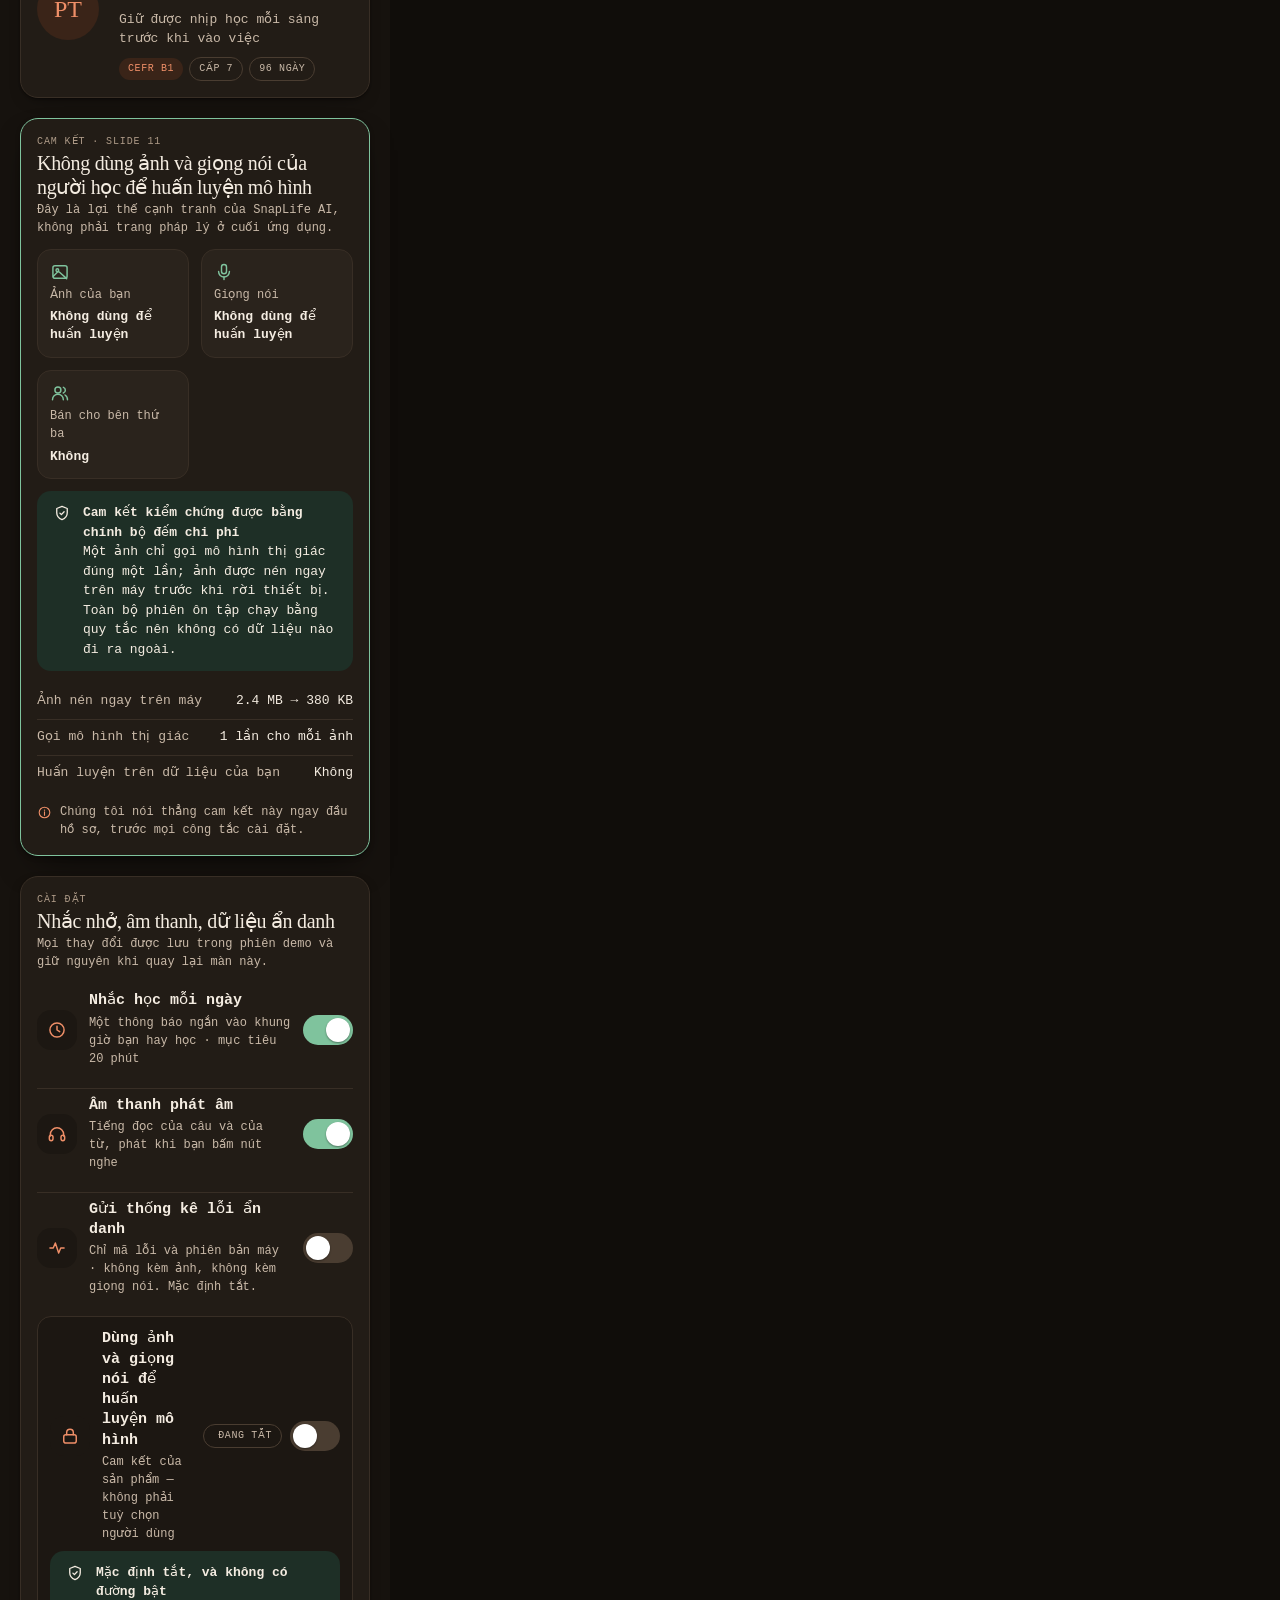
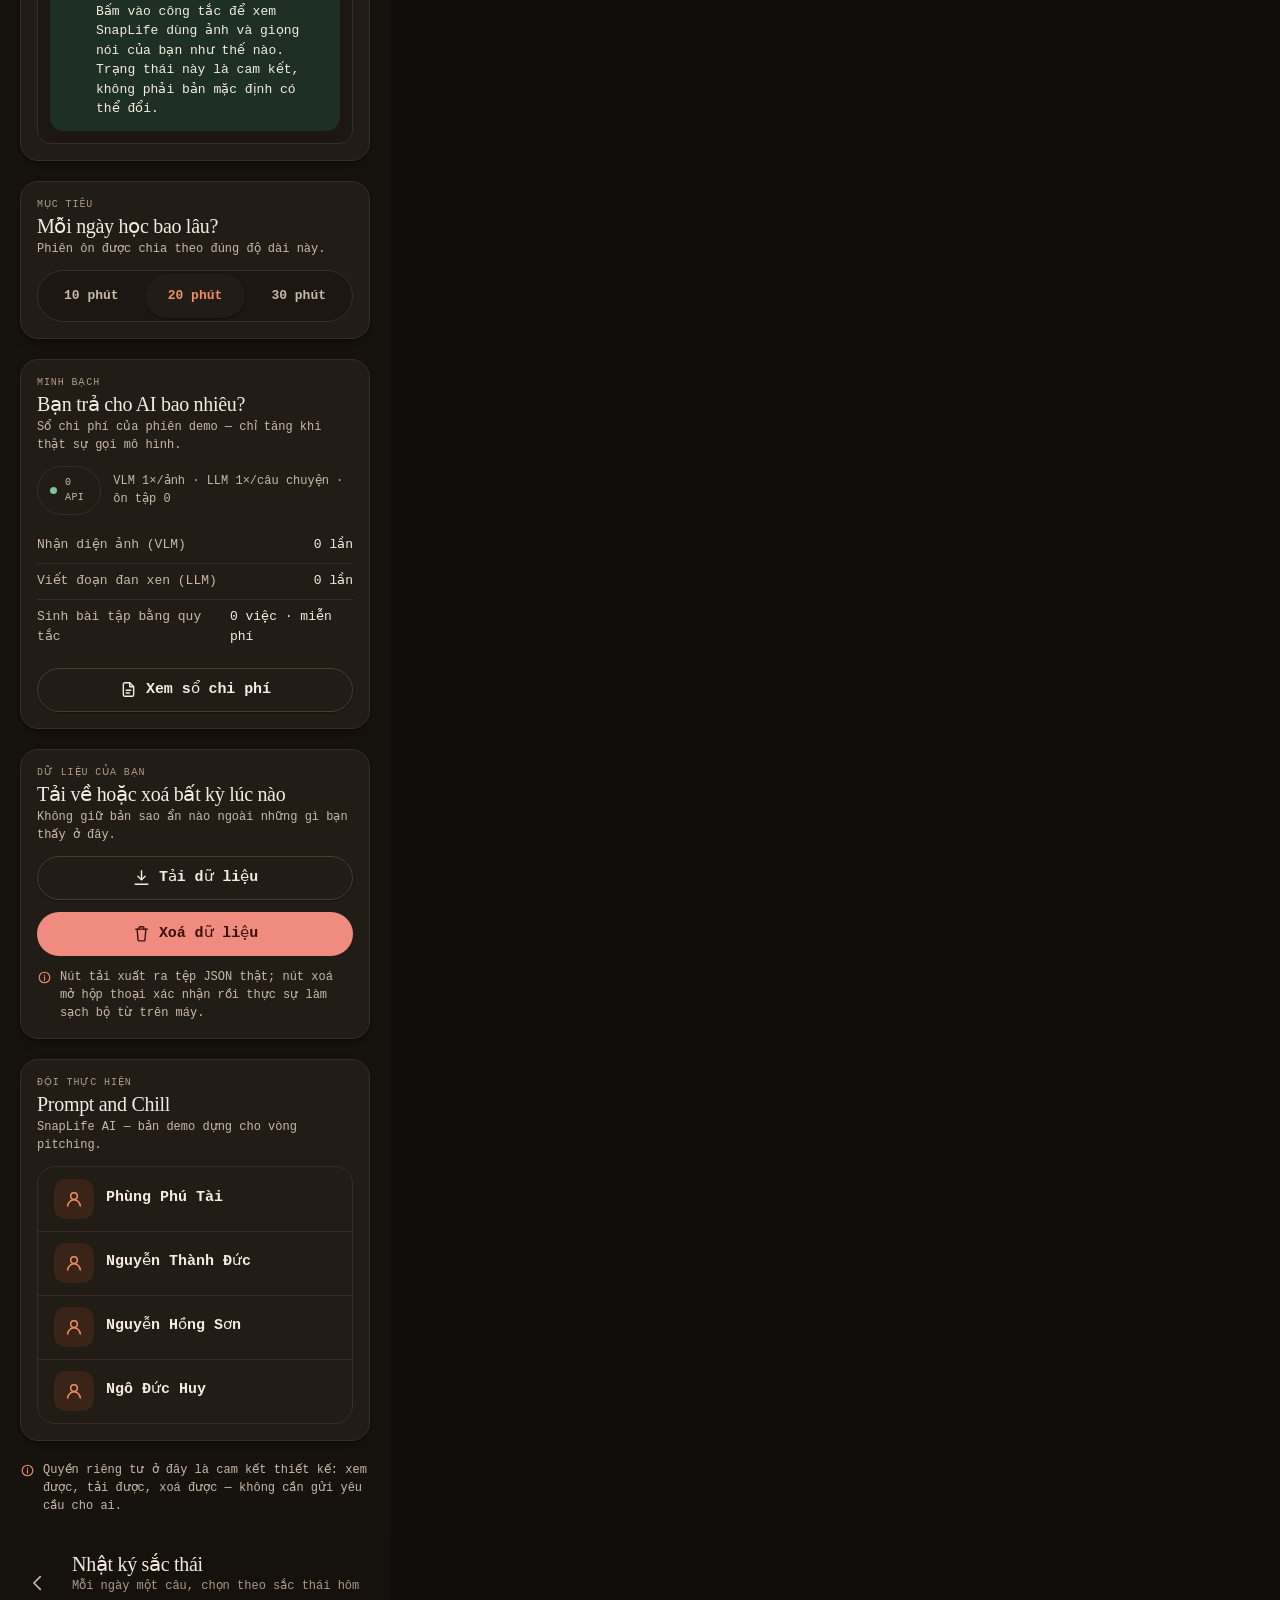
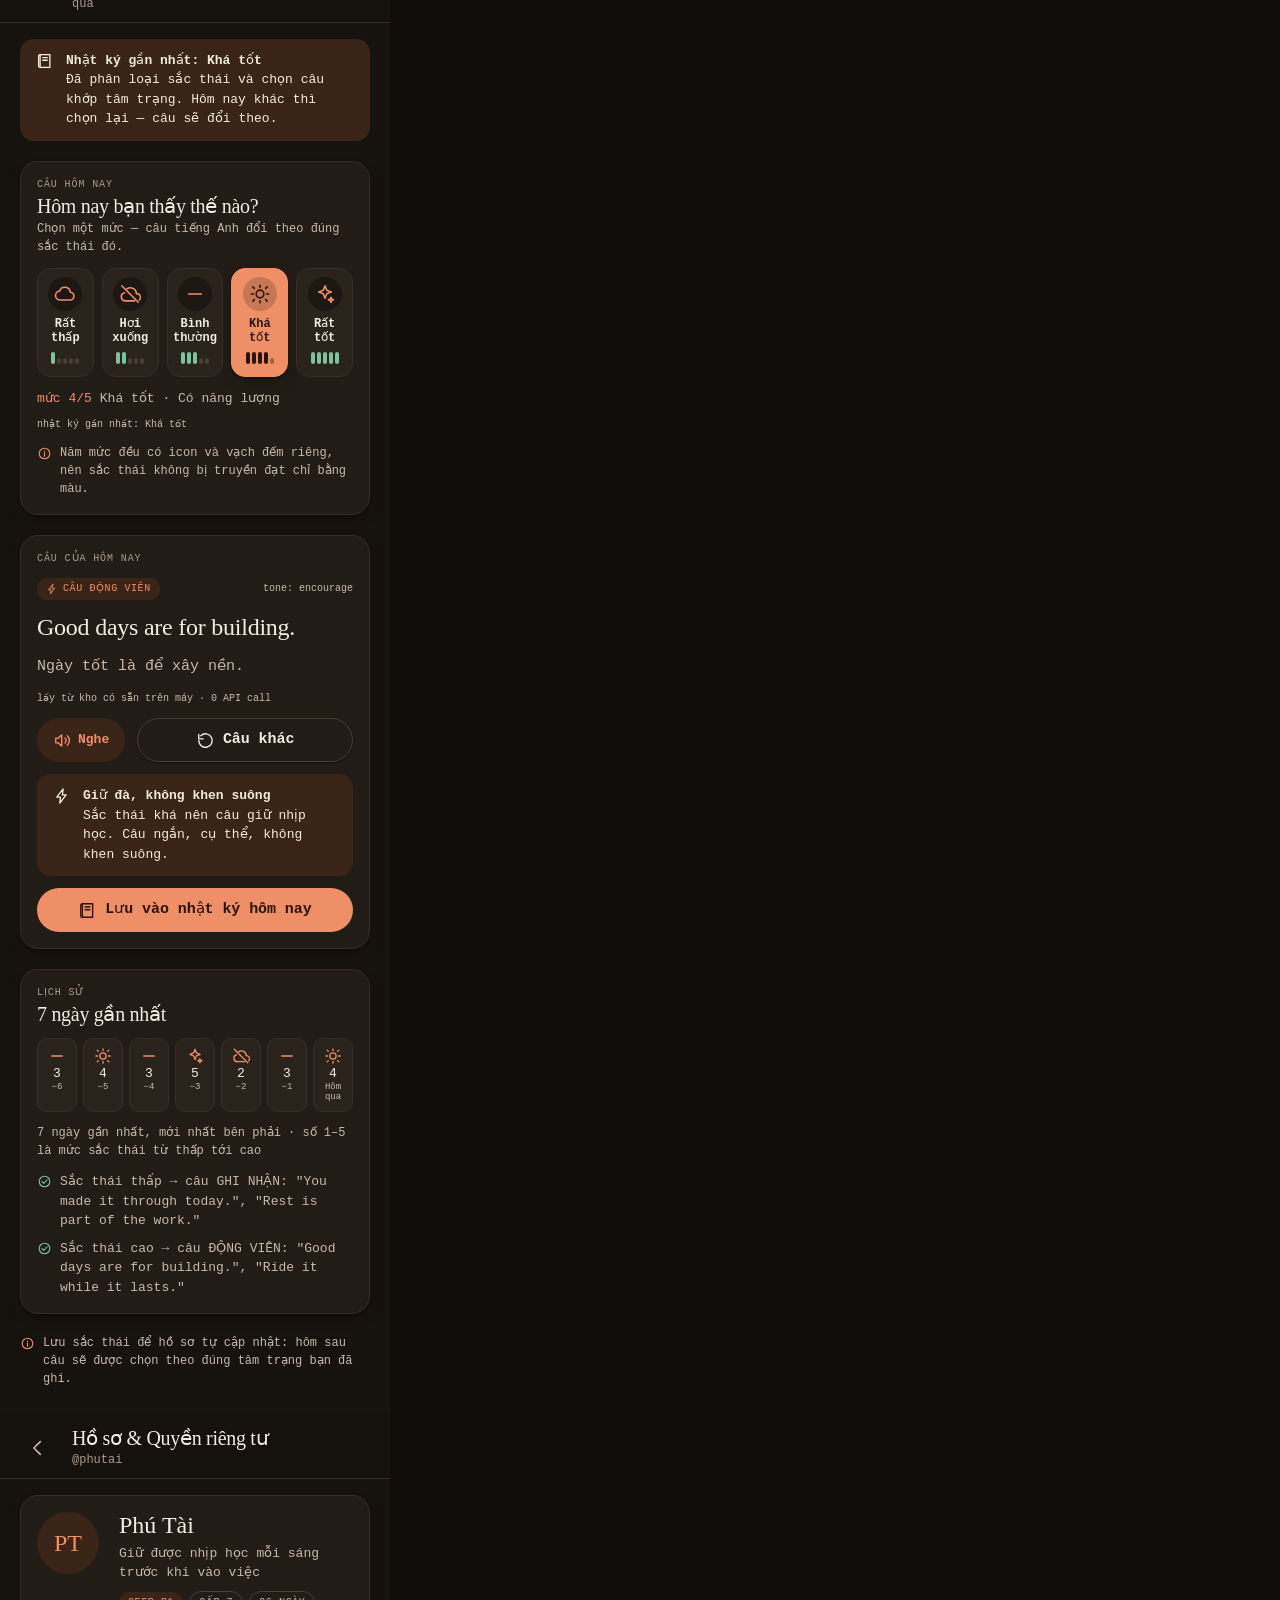
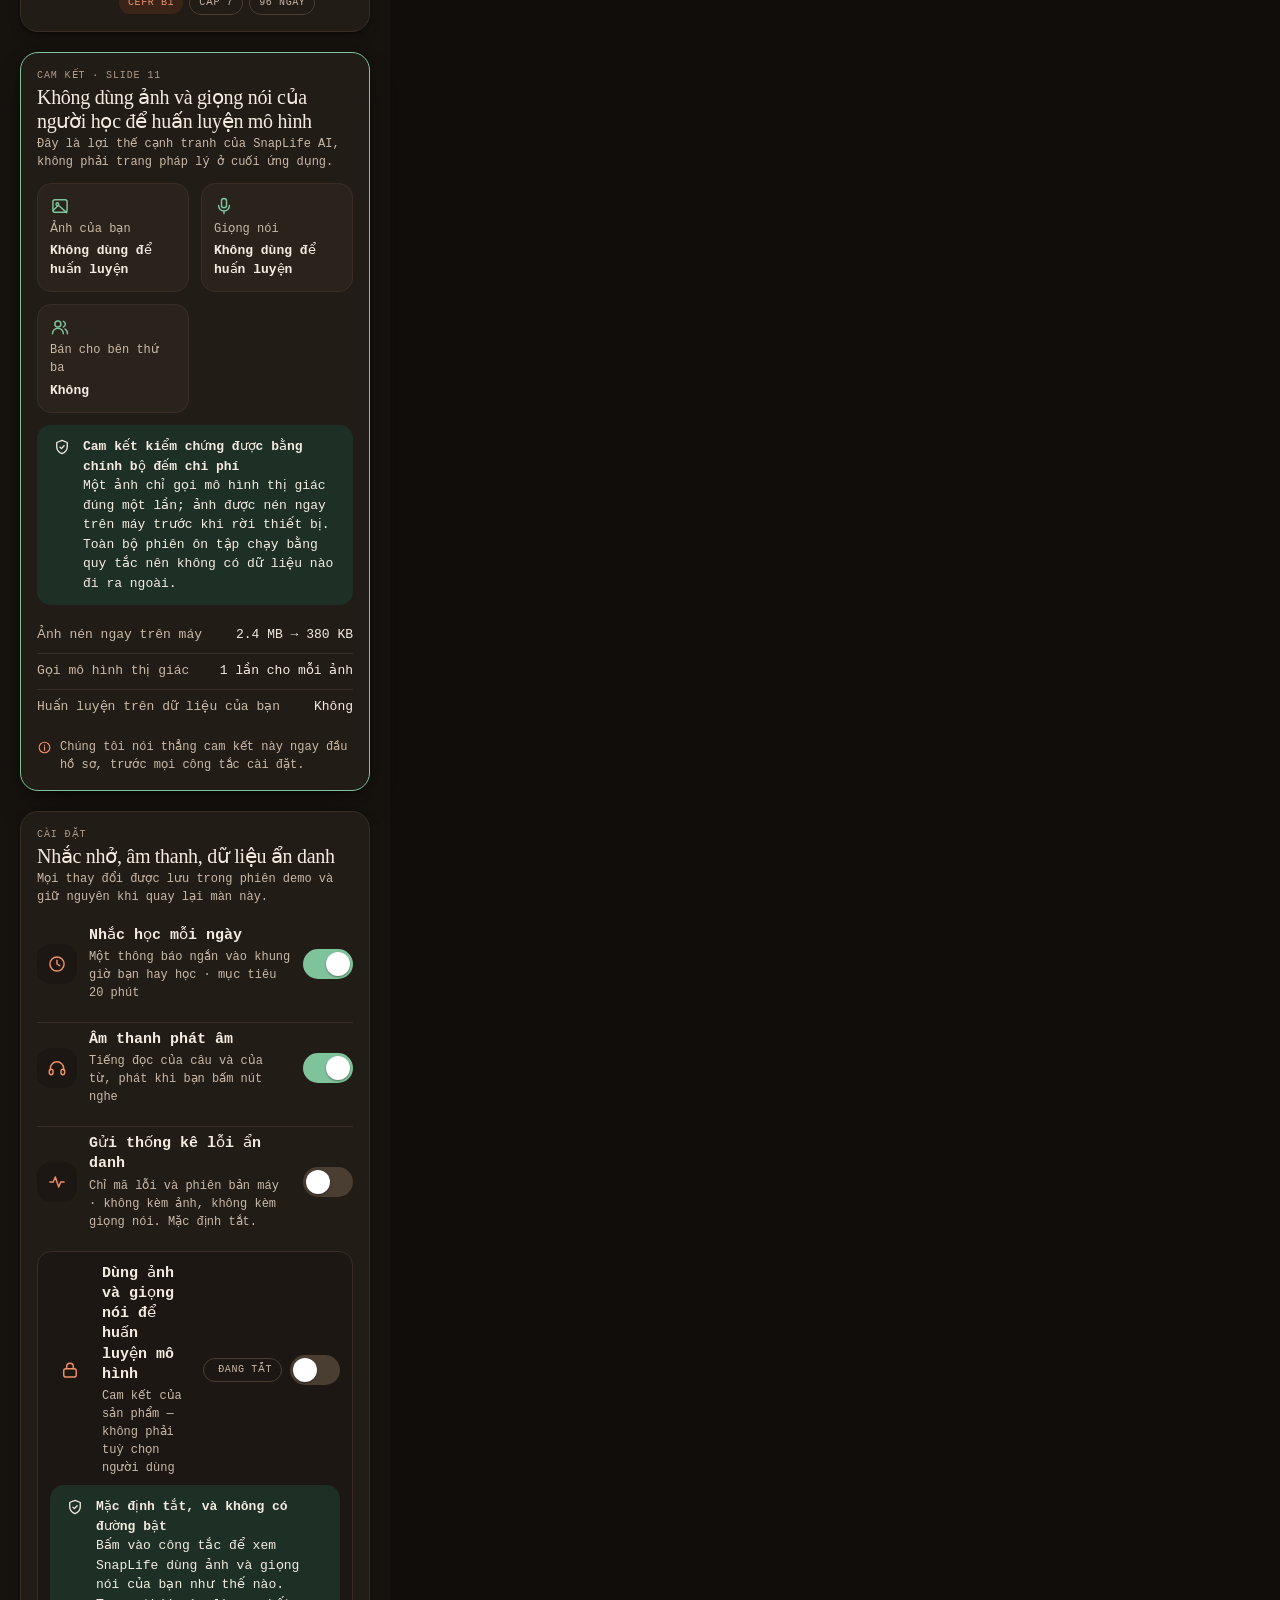
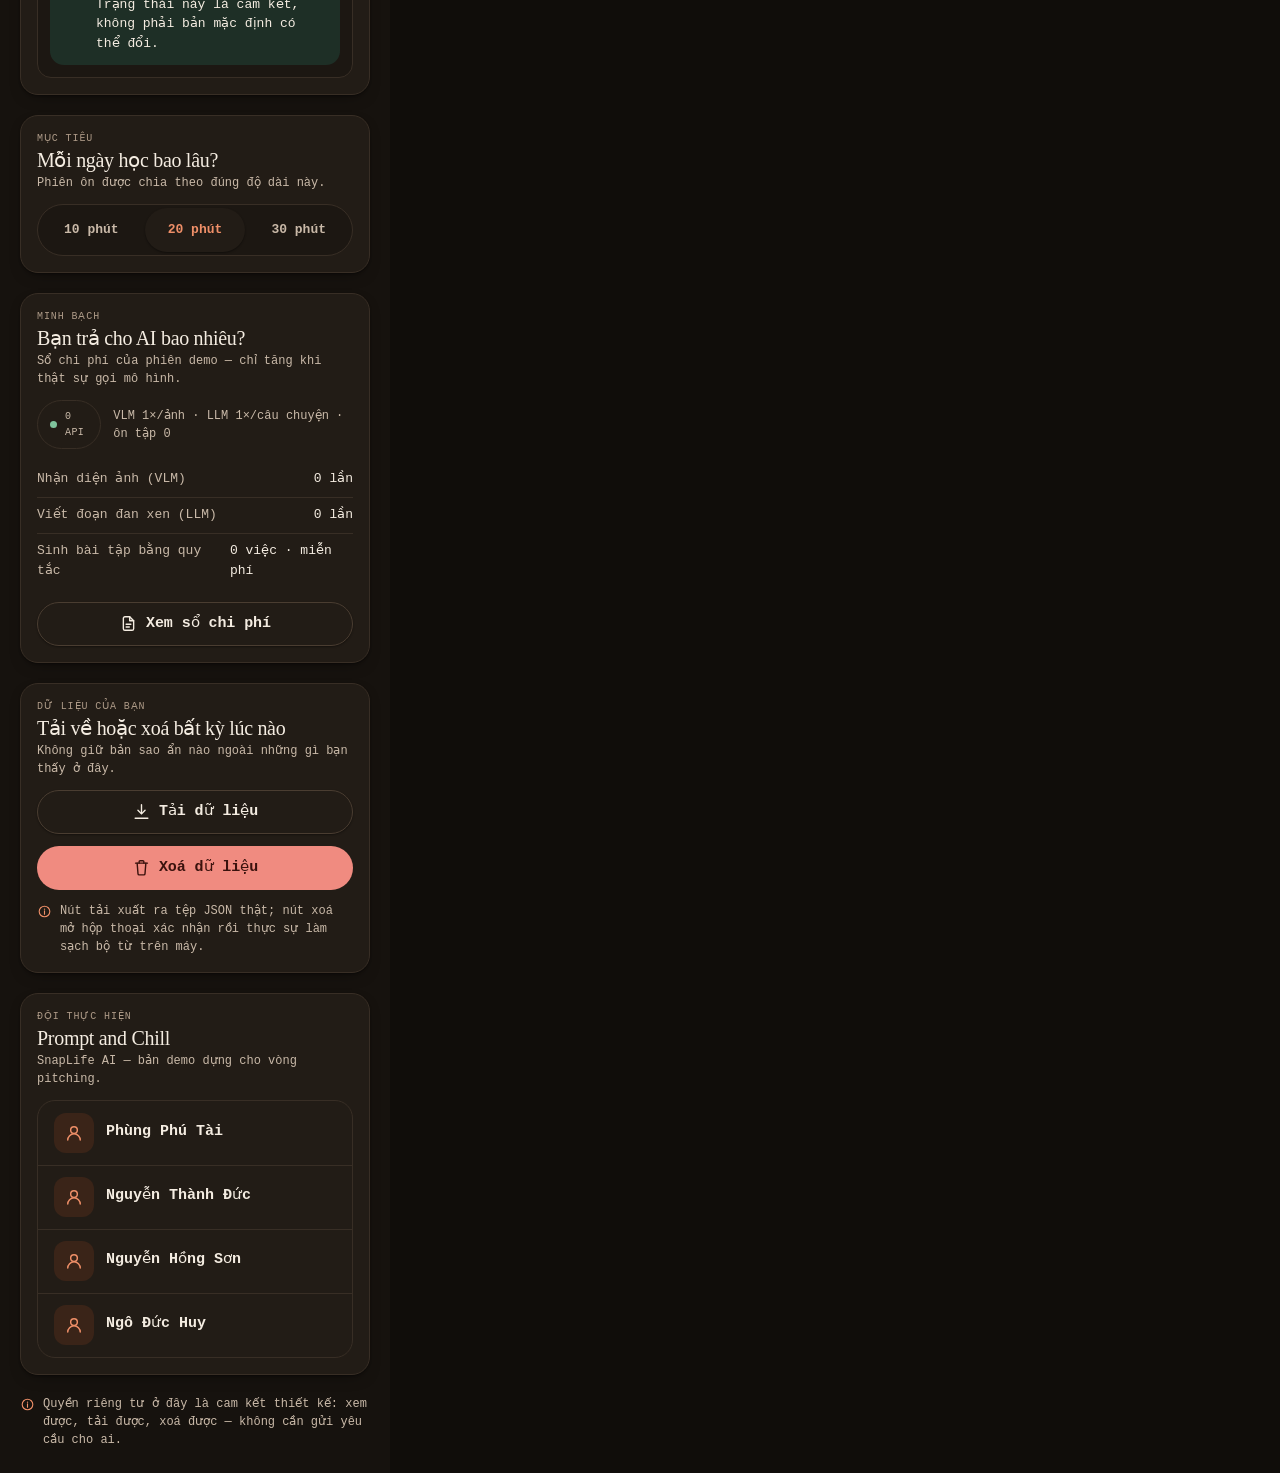
<file: src/screens/e-progress/_cssprobe.html>
<!DOCTYPE html>
<html lang="vi" data-theme="light">
<head>
  <meta charset="utf-8" />
  <title>SnapLife AI · Nhóm E — đo tương phản có/không CSS nhóm khác</title>
  <link rel="stylesheet" href="../../../styles/tokens.css" />
  <link rel="stylesheet" href="../../../styles/base.css" />
  <link rel="stylesheet" href="../../../styles/components.css" />
  <link rel="stylesheet" href="../../../styles/shell.css" />
  <link rel="stylesheet" href="../../../styles/screens-e.css" />
  <style>body { font-family: var(--font-mono); font-size: 12px; } #stage { width: 390px; }</style>
</head>
<body>
  <pre id="report">Đang chạy…</pre>
  <div id="stage"></div>
  <div id="overlay"></div>

  <script type="module">
    import { h, qs } from '../../core/dom.js';
    import { ui, setNav, setOverlayHost } from '../../core/ui.js';
    import { createStore } from '../../core/store.js';
    import { cost } from '../../core/cost.js';
    import * as fixtures from '../../data/fixtures.js';
    import * as wordsData from '../../data/words.js';
    import * as photosData from '../../data/photos.js';
    import * as storyData from '../../data/story.js';
    import * as logic from '../../data/logic.js';
    import diary from './diary.js';
    import profile from './profile.js';

    const data = {
      ...fixtures, ...wordsData, ...photosData, ...logic,
      story: storyData, stories: storyData.stories, hydrateStory: storyData.hydrateStory,
      speakingSample: storyData.speakingSample, parseStory: storyData.parseStory,
      userStoryDraft: storyData.userStoryDraft, sampleTopics: storyData.sampleTopics,
    };

    setNav({ go: () => {}, back: () => {}, replace: () => {} });
    setOverlayHost(qs('#overlay'));

    /* --- sao chép nguyên thuật toán đo của tools/audit.js để so sánh 1:1 --- */
    const parseColor = (str) => {
      if (!str) return null;
      if (str[0] === '#') {
        const v = str.length === 4
          ? str.slice(1).split('').map((c) => c + c).join('')
          : str.slice(1);
        return {
          r: parseInt(v.slice(0, 2), 16), g: parseInt(v.slice(2, 4), 16), b: parseInt(v.slice(4, 6), 16),
          a: v.length === 8 ? parseInt(v.slice(6, 8), 16) / 255 : 1,
        };
      }
      const m = str.match(/rgba?\(\s*([\d.]+)[,\s]+([\d.]+)[,\s]+([\d.]+)(?:[,\s/]+([\d.%]+))?\s*\)/i);
      if (!m) return null;
      let a = 1;
      if (m[4] !== undefined) a = m[4].endsWith('%') ? parseFloat(m[4]) / 100 : parseFloat(m[4]);
      return { r: +m[1], g: +m[2], b: +m[3], a: Number.isFinite(a) ? a : 1 };
    };
    const over = (fg, bg) => ({
      r: fg.r * fg.a + bg.r * (1 - fg.a),
      g: fg.g * fg.a + bg.g * (1 - fg.a),
      b: fg.b * fg.a + bg.b * (1 - fg.a),
      a: 1,
    });
    const channel = (v) => { const s = v / 255; return s <= 0.03928 ? s / 12.92 : ((s + 0.055) / 1.055) ** 2.4; };
    const lum = ({ r, g, b }) => 0.2126 * channel(r) + 0.7152 * channel(g) + 0.0722 * channel(b);
    const contrast = (fg, bg) => {
      const l1 = lum(fg); const l2 = lum(bg);
      const [hi, lo] = l1 > l2 ? [l1, l2] : [l2, l1];
      return (hi + 0.05) / (lo + 0.05);
    };
    function effectiveBg(node) {
      let acc = null;
      let cur = node;
      const trail = [];
      while (cur && cur !== document.documentElement) {
        const c = parseColor(getComputedStyle(cur).backgroundColor);
        if (c && c.a > 0) {
          trail.push(`${cur.className || cur.tagName}:${getComputedStyle(cur).backgroundColor}`);
          acc = acc === null ? c : over(acc, c);
          if (c.a >= 0.999) return { bg: acc, trail };
        }
        cur = cur.parentElement;
      }
      const rootBg = parseColor(getComputedStyle(document.body).backgroundColor) || { r: 255, g: 255, b: 255, a: 1 };
      return { bg: acc ? over(acc, rootBg) : rootBg, trail };
    }

    const store = createStore(fixtures.createInitialState());
    function mount(screen, st) {
      const host = h('div', { style: { width: '390px', background: 'var(--paper)' } });
      host.appendChild(screen.render({
        store: st, params: {}, nav: { go: () => {}, back: () => {}, replace: () => {} },
        ui, icons: { icon: ui.ICON }, cost, data, onCleanup: () => {}, gallery: true,
      }));
      qs('#stage').appendChild(host);
      return host;
    }
    const diaryHost = mount(diary, store);
    const profileHost = mount(profile, createStore(fixtures.createInitialState()));

    let targets = [
      ['diary · .audio-btn--wide > span', diaryHost.querySelector('.audio-btn--wide > span')],
      ['profile · .seg__opt (chưa chọn)', profileHost.querySelector('.seg__opt')],
      ['profile · .seg__opt[aria-selected=true]', profileHost.querySelector('.seg__opt[aria-selected="true"]')],
    ];

    function measure(label) {
      const out = [`── ${label} ──`];
      targets.forEach(([name, el]) => {
        if (!el) { out.push(`${name}: không có phần tử`); return; }
        const cs = getComputedStyle(el);
        const fg = parseColor(cs.color);
        const { bg, trail } = effectiveBg(el);
        out.push(`${name}\n    color=${cs.color}  bg-chain=${trail.join(' ← ')}\n    nền hiệu dụng=rgb(${bg.r.toFixed(0)},${bg.g.toFixed(0)},${bg.b.toFixed(0)})  tỉ lệ=${contrast(fg, bg).toFixed(2)}:1`);
      });
      return out.join('\n');
    }

    const lines = [];
    lines.push('=== LƯỢT 1: chỉ tokens/base/components/shell/screens-e.css · theme=sáng ===');
    lines.push(measure('chỉ nhóm E · light'));

    // Nạp thêm CSS của các nhóm khác (đúng như index.html / audit.html) rồi đo lại.
    const others = ['screens-a', 'screens-b', 'screens-c', 'screens-d'];
    for (const name of others) {
      await new Promise((res) => {
        const link = document.createElement('link');
        link.rel = 'stylesheet';
        link.href = `../../../styles/${name}.css`;
        link.onload = res;
        link.onerror = res;
        document.head.appendChild(link);
      });
      lines.push('');
      lines.push(`=== LƯỢT 2.${others.indexOf(name) + 1}: + ${name}.css (theme sáng) ===`);
      lines.push(measure(`sau khi nạp ${name}.css`));
    }

    /* --- LƯỢT 3: đổi data-theme sang tối, giống hệt audit.js làm cho lượt 2 --- */
    document.documentElement.setAttribute('data-theme', 'dark');
    await new Promise((r) => setTimeout(r, 400));
    lines.push('');
    lines.push('=== LƯỢT 3: theme=tối (audit.js cũng kiểm lượt này) ===');
    lines.push(measure('dark'));

    const rootCs = getComputedStyle(document.documentElement);
    lines.push('');
    lines.push('token dark thật sự áp dụng: ' + ['--paper', '--card', '--card-inset', '--ink-2', '--primary', '--primary-soft']
      .map((t) => `${t}=${rootCs.getPropertyValue(t).trim()}`).join('  '));

    /* --- LƯỢT 4: render MỚI ngay trong theme tối (không có transition treo) --- */
    const darkDiary = mount(diary, createStore(fixtures.createInitialState()));
    const darkProfile = mount(profile, createStore(fixtures.createInitialState()));
    targets = [
      ['diary · .audio-btn--wide > span (render mới, theme tối)', darkDiary.querySelector('.audio-btn--wide > span')],
      ['profile · .seg__opt (render mới, theme tối)', darkProfile.querySelector('.seg__opt')],
      ['profile · .seg__opt[aria-selected=true] (render mới, theme tối)', darkProfile.querySelector('.seg__opt[aria-selected="true"]')],
    ];
    await new Promise((r) => setTimeout(r, 300));
    lines.push('');
    lines.push('=== LƯỢT 4: theme tối + DOM render mới (không dính transition đang chạy) ===');
    lines.push(measure('dark · render mới'));

    qs('#report').textContent = lines.join('\n');
    document.documentElement.setAttribute('data-probe-done', 'true');
  </script>
</body>
</html>
</file>
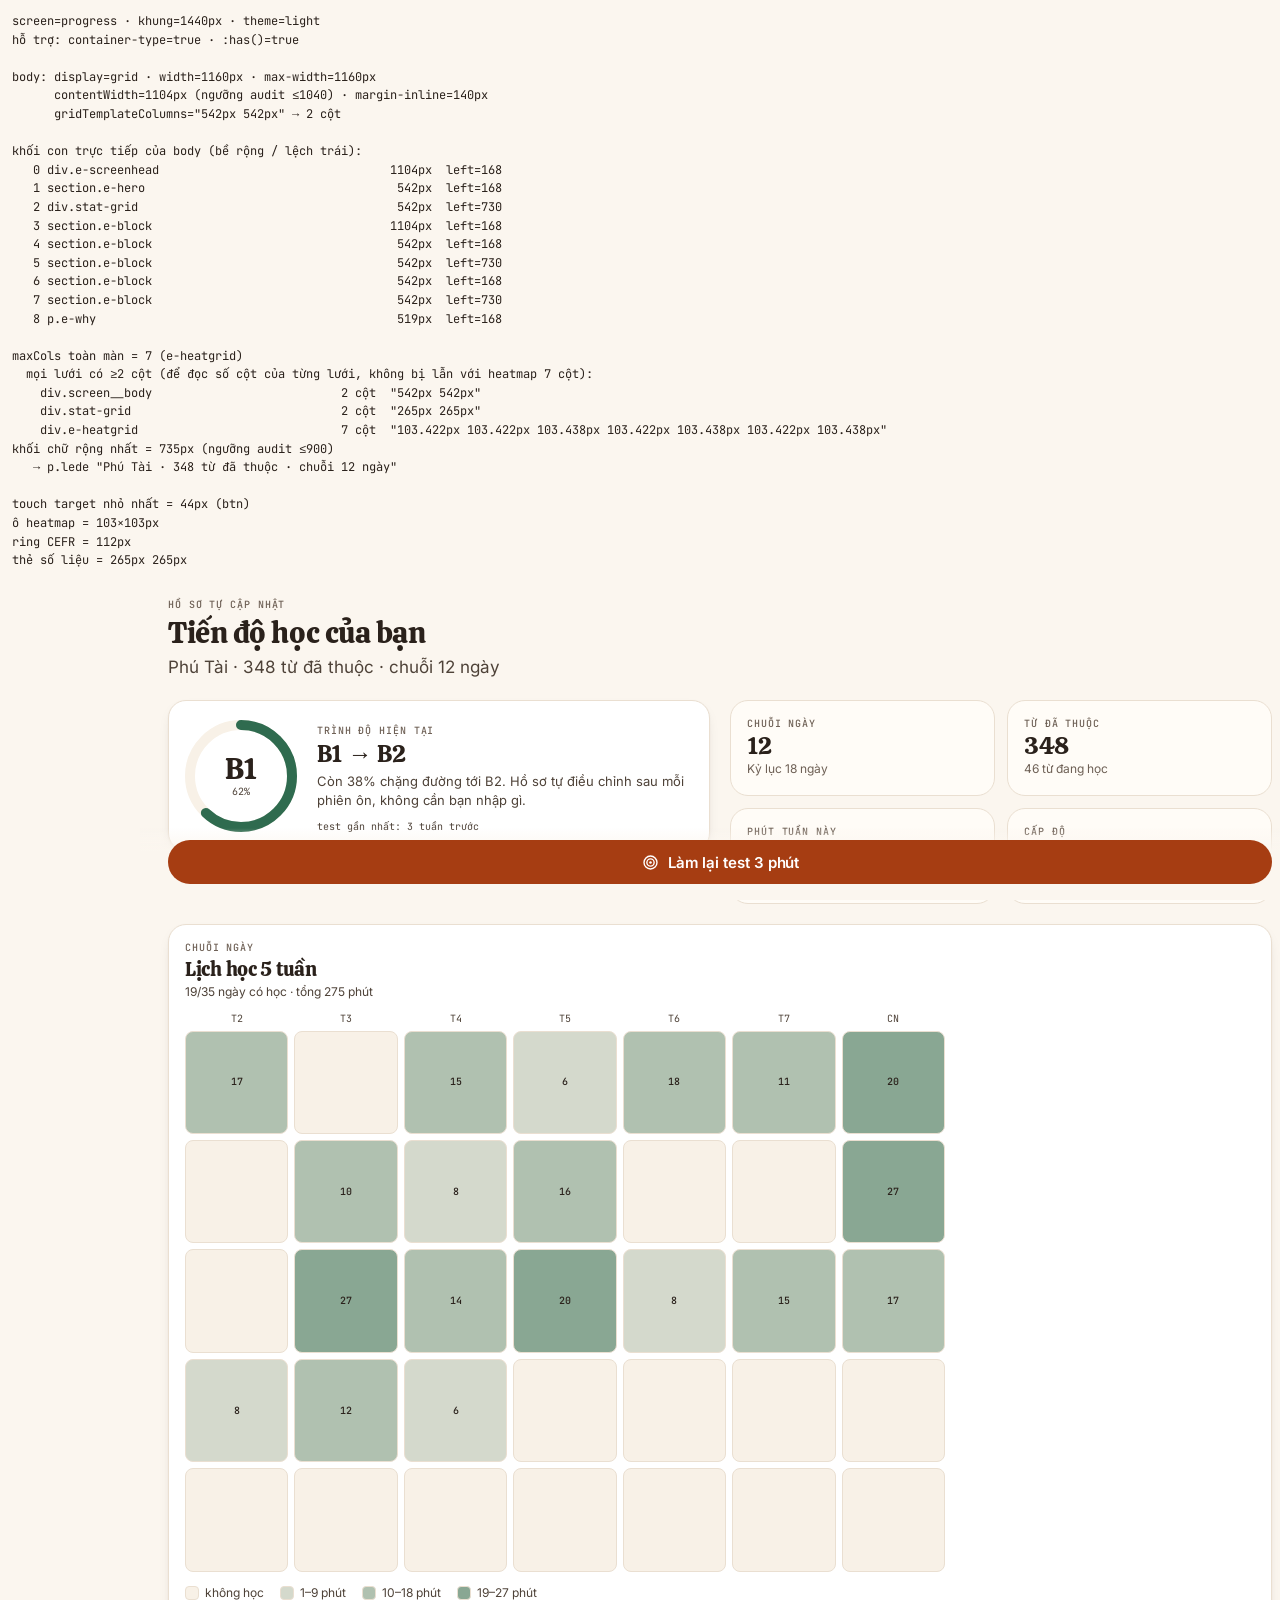
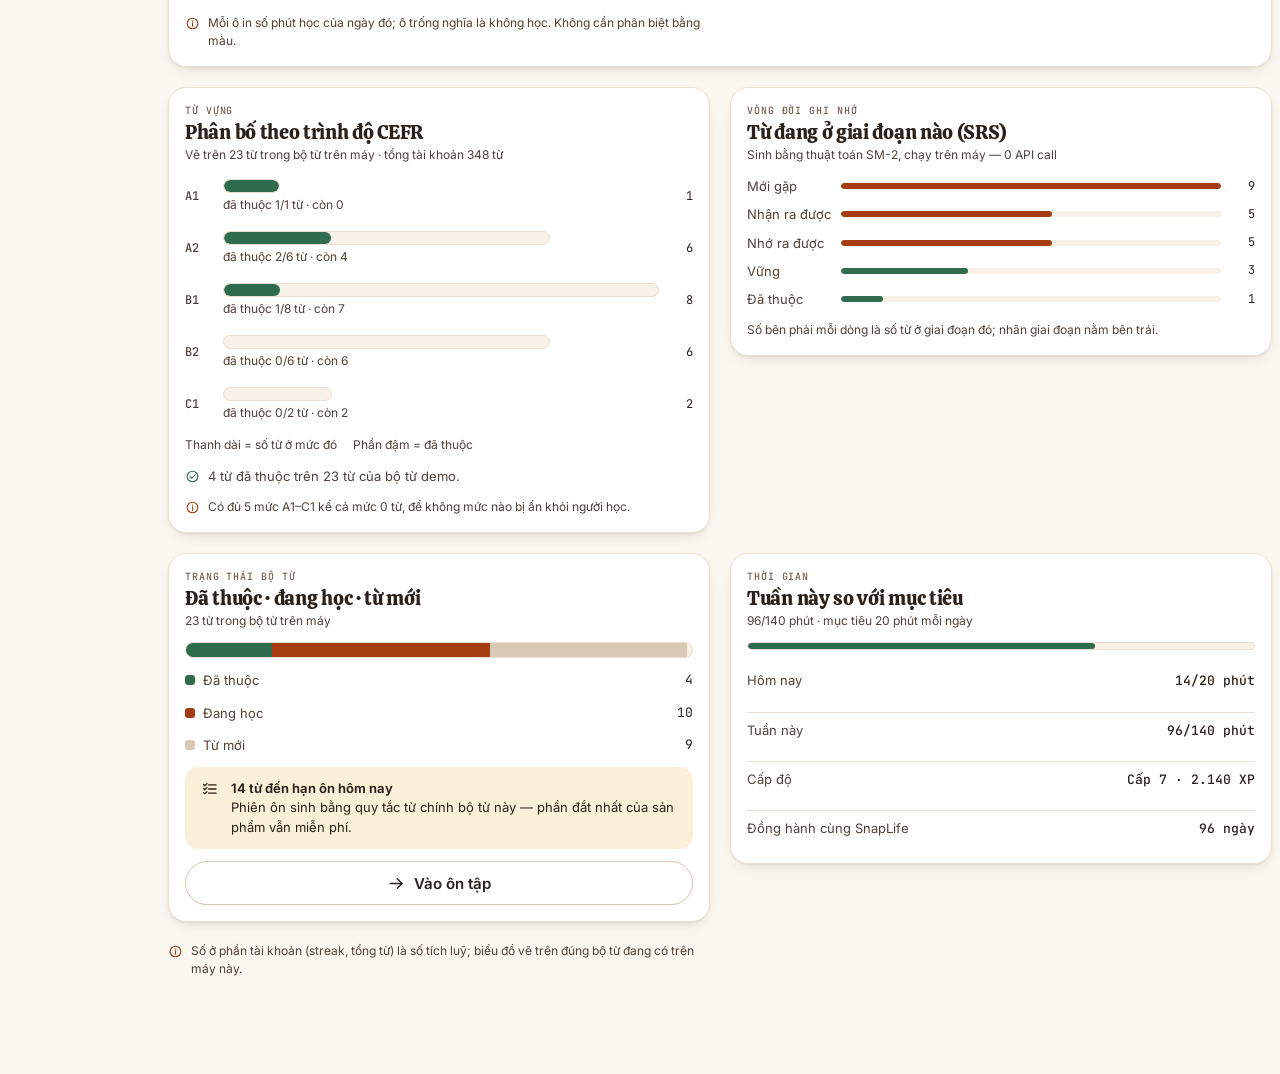
<file: src/screens/e-progress/_layoutprobe.html>
<!DOCTYPE html>
<html lang="vi" data-theme="light">
<head>
  <meta charset="utf-8" />
  <title>SnapLife AI · Nhóm E — đo bố cục theo bề rộng khung</title>
  <link rel="stylesheet" href="../../../styles/fonts.css" />
  <link rel="stylesheet" href="../../../styles/tokens.css" />
  <link rel="stylesheet" href="../../../styles/base.css" />
  <link rel="stylesheet" href="../../../styles/components.css" />
  <link rel="stylesheet" href="../../../styles/shell.css" />
  <link rel="stylesheet" href="../../../styles/web.css" />
  <link rel="stylesheet" href="../../../styles/screens-e.css" />
  <style>
    /* Khung đo = container appframe, đúng như .device__viewport / .app / .probe */
    html, body { margin: 0; background: var(--paper); }
    #stage {
      width: var(--w, 1440px);
      min-height: 600px;
      background: var(--paper);
      container-type: inline-size;
      container-name: appframe;
    }
    #report { white-space: pre-wrap; font-family: var(--font-mono); font-size: 12px; margin: 0; padding: 12px; }
    .report-on { padding: 0; }
  </style>
</head>
<body>
  <pre id="report">Đang chạy…</pre>
  <div id="stage"></div>
  <div id="overlay"></div>

  <!--
    Harness của nhóm E để đo bố cục theo BỀ RỘNG KHUNG (container appframe):
      ?screen=progress&w=1440          → đo và in báo cáo
      ?screen=progress&w=1440&report=0 → chỉ render (dùng để chụp ảnh)
      &theme=dark                      → đo/chụp ở theme tối
    Vì sao cần: tools/audit.html chỉ cho một dòng số mỗi màn; harness này in ra
    gridTemplateColumns, bề rộng từng khối và khối chữ rộng nhất để sửa bố cục
    bằng số đo thay vì đoán.
  -->
  <script type="module">
    import { h, qs } from '../../core/dom.js';
    import { ui, setNav, setOverlayHost } from '../../core/ui.js';
    import { createStore, applyTheme } from '../../core/store.js';
    import { cost } from '../../core/cost.js';
    import * as fixtures from '../../data/fixtures.js';
    import { data } from '../../data/bundle.js';

    import diary from './diary.js';
    import progress from './progress.js';
    import profile from './profile.js';
    import systemStates from './system-states.js';
    import compare from './compare.js';

    const params = new URLSearchParams(location.search);
    const w = Number(params.get('w')) || 1440;
    const theme = params.get('theme') === 'dark' ? 'dark' : 'light';
    const showReport = params.get('report') !== '0';
    const wanted = params.get('screen') || 'progress';

    document.documentElement.style.setProperty('--w', `${w}px`);
    applyTheme(theme);
    if (!showReport) qs('#report').style.display = 'none';

    const screens = { diary, progress, profile, compare, 'system-states': systemStates };
    const screen = screens[wanted] || progress;

    setNav({ go: () => {}, back: () => {}, replace: () => {} });
    setOverlayHost(qs('#overlay'));
    const store = createStore(fixtures.createInitialState());
    /* ?empty=1 — mô phỏng trạng thái sau khi người dùng bấm "Xoá dữ liệu" ở profile:
       bộ từ trống nên `progress` hiện banner cảnh báo + biểu đồ toàn số 0.
       Cần kiểm riêng vì audit.html luôn render với dữ liệu đầy đủ. */
    if (params.get('empty') === '1') store.set('words', []);
    qs('#stage').appendChild(screen.render({
      store,
      params: {},
      nav: { go: () => {}, back: () => {}, replace: () => {} },
      ui, icon: ui.ICON, icons: { icon: ui.ICON },
      cost, data, onCleanup: () => {}, gallery: true,
    }));

    const out = [];
    const line = (s) => out.push(s);

    const supportsHas = (() => { try { return CSS.supports('selector(:has(*))'); } catch { return false; } })();
    const supportsCQ = (() => { try { return CSS.supports('container-type: inline-size'); } catch { return false; } })();

    line(`screen=${wanted} · khung=${w}px · theme=${theme}`);
    line(`hỗ trợ: container-type=${supportsCQ} · :has()=${supportsHas}`);
    line('');

    const body = qs('#stage .screen__body');
    if (!body) {
      line('KHÔNG thấy .screen__body');
    } else {
      const cs = getComputedStyle(body);
      const padX = parseFloat(cs.paddingLeft) + parseFloat(cs.paddingRight);
      const rect = body.getBoundingClientRect();
      const tracks = cs.gridTemplateColumns;
      const nTracks = tracks && tracks !== 'none' ? tracks.trim().split(/\s+/).filter(Boolean).length : 0;
      line(`body: display=${cs.display} · width=${Math.round(rect.width)}px · max-width=${cs.maxWidth}`);
      line(`      contentWidth=${Math.round(rect.width - padX)}px (ngưỡng audit ≤1040) · margin-inline=${cs.marginInline}`);
      line(`      gridTemplateColumns="${tracks}" → ${nTracks} cột`);
      line('');
      line('khối con trực tiếp của body (bề rộng / lệch trái):');
      Array.from(body.children).forEach((el, i) => {
        const r = el.getBoundingClientRect();
        const cls = String(el.className || '').trim().split(/\s+/).join('.');
        line(`  ${String(i).padStart(2)} ${el.tagName.toLowerCase()}.${cls}`.padEnd(52) + ` ${String(Math.round(r.width)).padStart(5)}px  left=${Math.round(r.left)}`);
      });
    }
    line('');

    // Số cột lớn nhất trong mọi lưới (giống audit đo)
    let maxCols = 1;
    let widestGrid = null;
    qs('#stage').querySelectorAll('*').forEach((el) => {
      const s = getComputedStyle(el);
      if (s.display !== 'grid' && s.display !== 'inline-grid') return;
      const t = s.gridTemplateColumns;
      if (!t || t === 'none') return;
      const c = t.trim().split(/\s+/).filter(Boolean).length;
      if (c > maxCols) { maxCols = c; widestGrid = el; }
    });
    line(`maxCols toàn màn = ${maxCols}` + (widestGrid ? ` (${String(widestGrid.className).split(/\s+/)[0]})` : ''));
    line('  mọi lưới có ≥2 cột (để đọc số cột của từng lưới, không bị lẫn với heatmap 7 cột):');
    qs('#stage').querySelectorAll('*').forEach((el) => {
      const s = getComputedStyle(el);
      if (s.display !== 'grid' && s.display !== 'inline-grid') return;
      const t = s.gridTemplateColumns;
      if (!t || t === 'none') return;
      const cols = t.trim().split(/\s+/).filter(Boolean);
      if (cols.length < 2) return;
      const cls = String(el.className || '').trim().split(/\s+/).slice(0, 2).join('.');
      line(`    ${el.tagName.toLowerCase()}.${cls}`.padEnd(46) + ` ${cols.length} cột  "${t}"`);
    });

    // Khối chữ rộng nhất theo đúng selector audit dùng
    let widest = 0;
    let widestEl = null;
    qs('#stage').querySelectorAll('p, article, .interleave, .note, li').forEach((el) => {
      const rw = el.getBoundingClientRect().width;
      if (rw > widest) { widest = rw; widestEl = el; }
    });
    line(`khối chữ rộng nhất = ${Math.round(widest)}px (ngưỡng audit ≤900)`);
    if (widestEl) {
      line(`   → ${widestEl.tagName.toLowerCase()}.${String(widestEl.className).trim().split(/\s+/).join('.')} "${(widestEl.textContent || '').replace(/\s+/g, ' ').trim().slice(0, 46)}"`);
    }
    line('');

    // Touch target nhỏ nhất trong vùng nội dung
    let minTap = null;
    let minTapEl = null;
    qs('#stage').querySelectorAll('button, [role="switch"], [role="radio"]').forEach((el) => {
      const r = el.getBoundingClientRect();
      if (r.width < 1 || r.height < 1) return;
      const m = Math.min(r.width, r.height);
      if (minTap === null || m < minTap) { minTap = m; minTapEl = el; }
    });
    line(`touch target nhỏ nhất = ${minTap === null ? '—' : Math.round(minTap) + 'px'}` +
      (minTapEl ? ` (${String(minTapEl.className).split(/\s+/)[0]})` : ''));

    // Vài số đo đặc thù từng màn
    if (wanted === 'progress') {
      const heat = qs('#stage .e-heat');
      const ring = qs('#stage .ring');
      const kpis = qs('#stage .stat-grid');
      if (heat) line(`ô heatmap = ${Math.round(heat.getBoundingClientRect().width)}×${Math.round(heat.getBoundingClientRect().height)}px`);
      if (ring) line(`ring CEFR = ${Math.round(ring.getBoundingClientRect().width)}px`);
      if (kpis) line(`thẻ số liệu = ${getComputedStyle(kpis).gridTemplateColumns}`);
    }
    if (wanted === 'compare') {
      const sub = qs('#stage .appbar__sub');
      if (sub) line(`appbar__sub rộng = ${Math.round(sub.getBoundingClientRect().width)}px`);
    }

    qs('#report').textContent = out.join('\n');
    document.documentElement.setAttribute('data-layoutprobe', `${wanted}-${w}-${theme}`);
  </script>
</body>
</html>
</file>
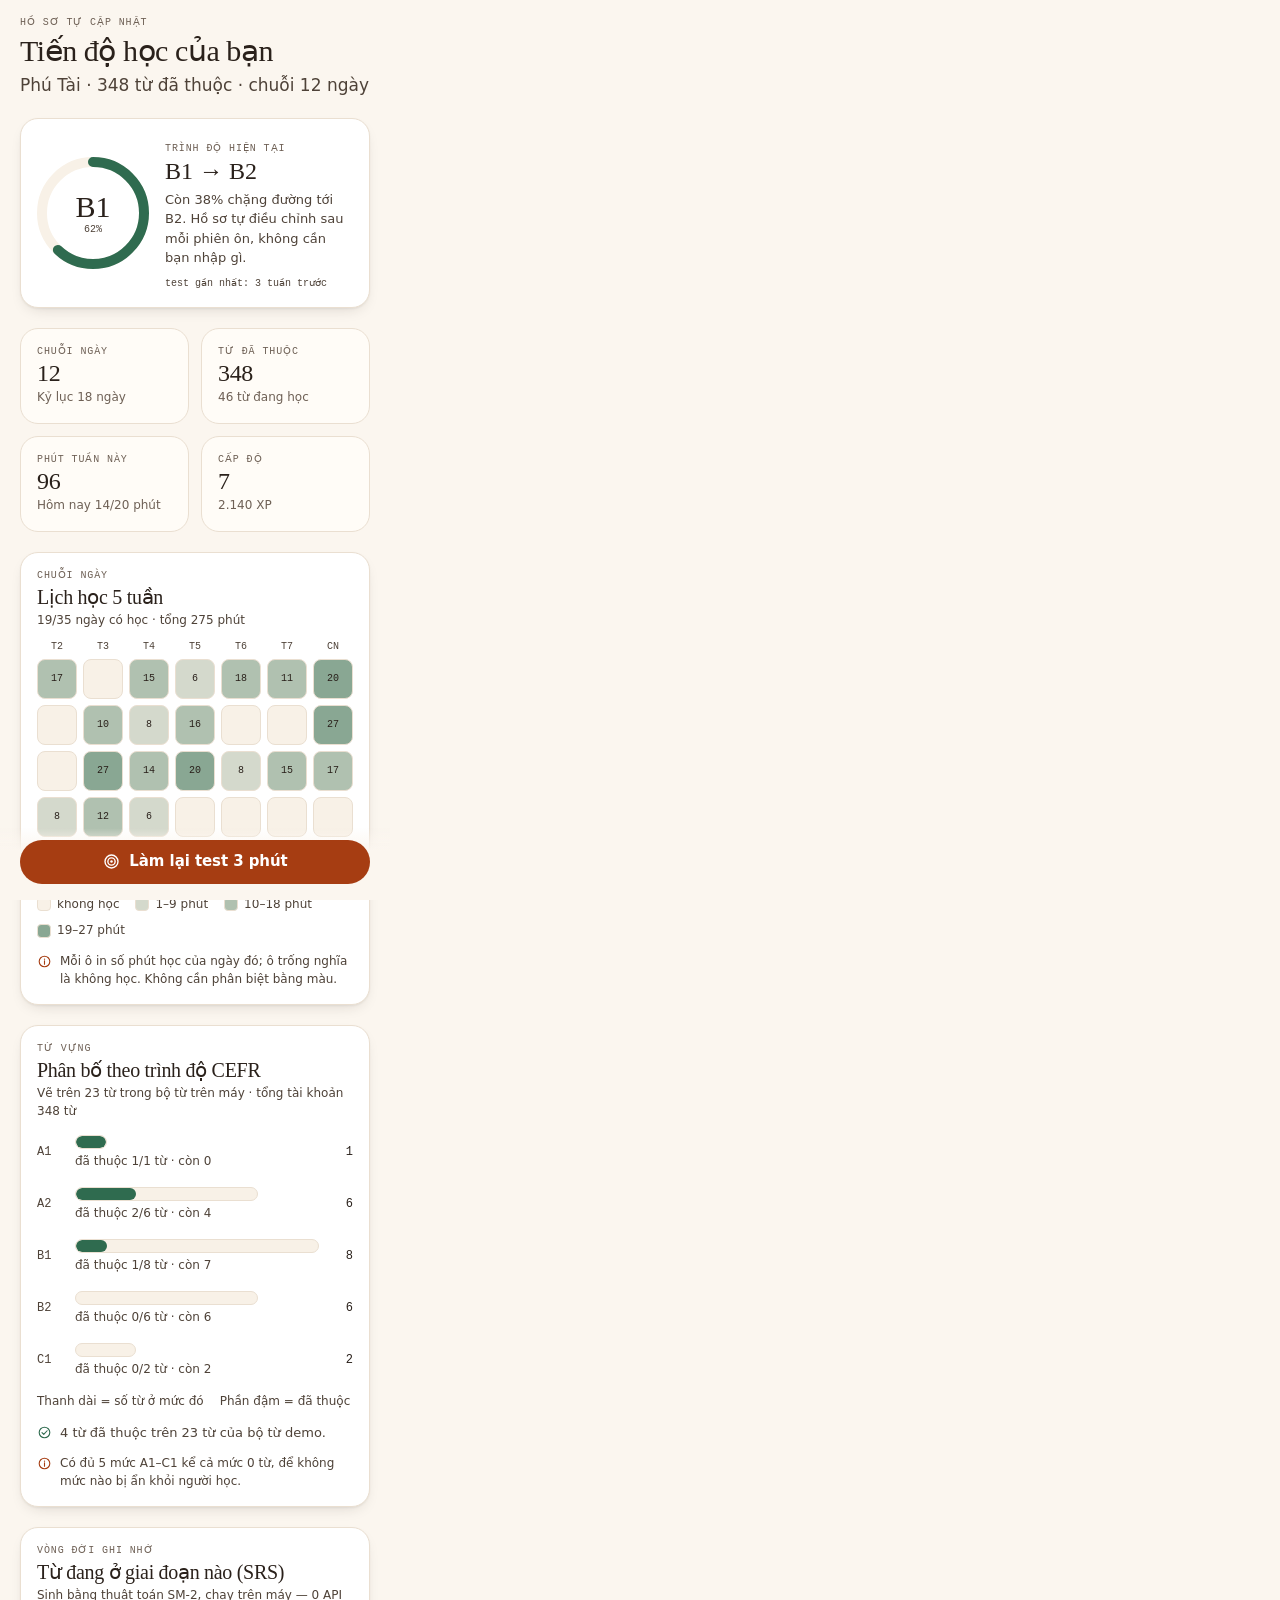
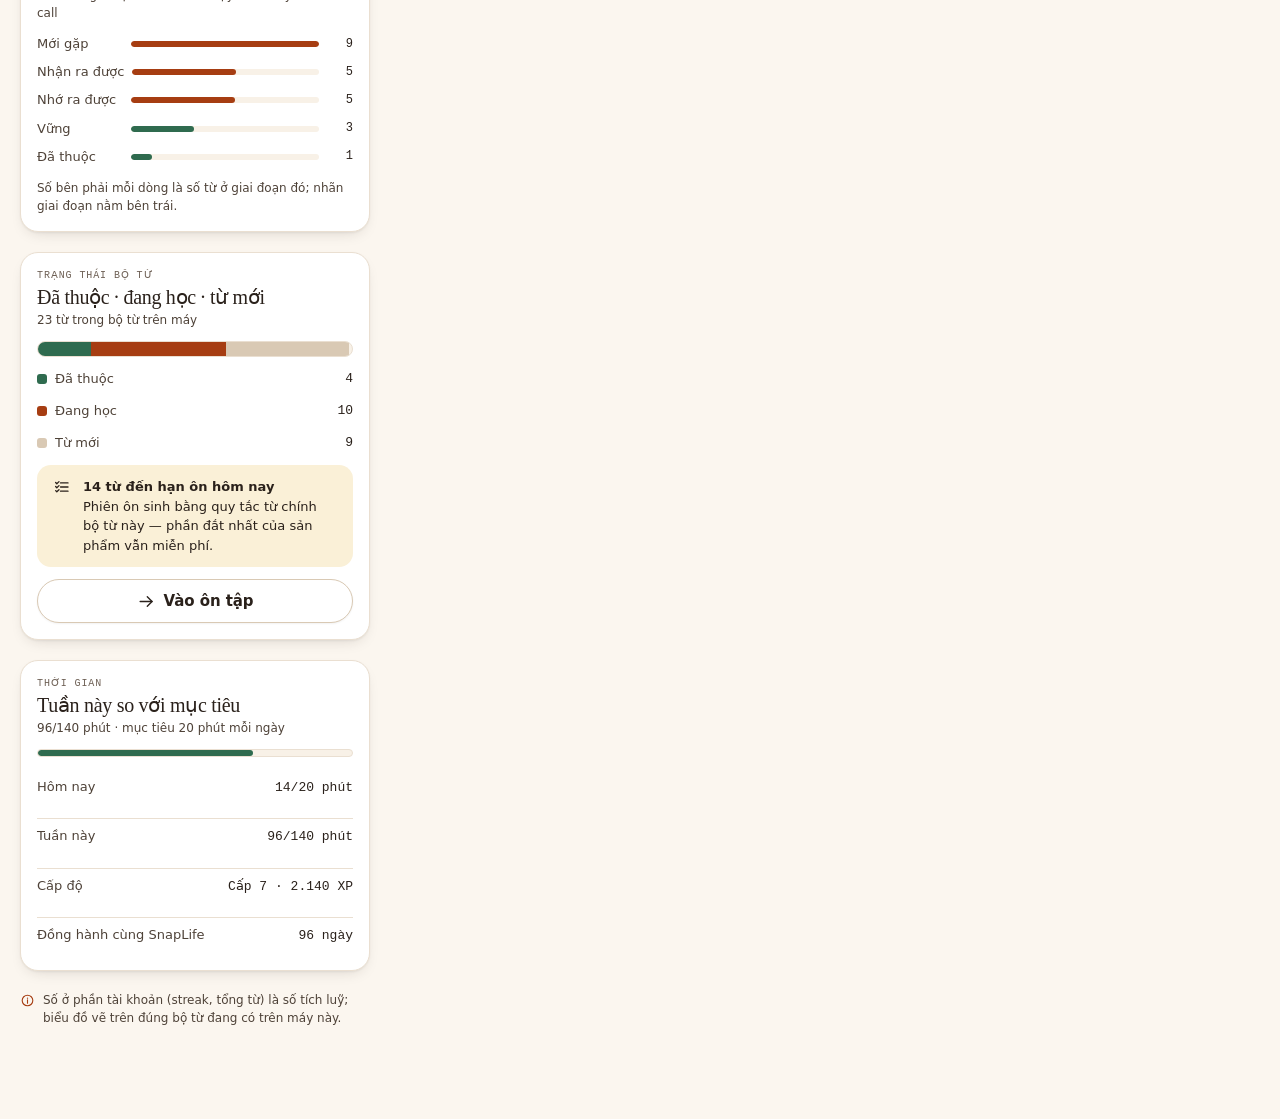
<file: src/screens/e-progress/_preview.html>
<!DOCTYPE html>
<html lang="vi" data-theme="light">
<head>
  <meta charset="utf-8" />
  <title>SnapLife AI · Nhóm E — xem trước một màn (sáng/tối)</title>
  <link rel="stylesheet" href="../../../styles/tokens.css" />
  <link rel="stylesheet" href="../../../styles/base.css" />
  <link rel="stylesheet" href="../../../styles/components.css" />
  <link rel="stylesheet" href="../../../styles/shell.css" />
  <link rel="stylesheet" href="../../../styles/screens-e.css" />
  <link rel="stylesheet" href="../../../styles/web.css" />
  <style>
    html, body { margin: 0; background: var(--paper); }
    body { font-family: var(--font-ui); }
    #stage {
      width: 390px;
      min-height: 844px;
      background: var(--paper);
      /* Container đúng như .device__viewport / .app / #frame / .probe, để bản xem
         trước này tuân cùng quy tắc responsive với app thật. */
      container-type: inline-size;
      container-name: appframe;
    }
  </style>
</head>
<body>
  <div id="stage"></div>
  <div id="overlay"></div>

  <!--
    Vì sao có file này: headless Chrome trong môi trường dựng demo luôn báo
    prefers-color-scheme: light và bỏ qua mọi cờ ép dark (đã thử
    --force-dark-mode, --blink-settings=darkMode=1, preferredColorScheme=2,
    không cờ nào đổi được). App lấy theme từ localStorage/matchMedia nên không
    chụp được ảnh theme tối từ index.html. Trang này đặt data-theme trước khi
    render để chụp ảnh tối thật của từng màn, dùng đúng CSS/token/component.

    Dùng: _preview.html?screen=progress&theme=dark
          _preview.html?screen=profile&theme=light
  -->
  <script type="module">
    import { h, qs } from '../../core/dom.js';
    import { ui, setNav, setOverlayHost } from '../../core/ui.js';
    import { createStore } from '../../core/store.js';
    import { cost } from '../../core/cost.js';

    import * as fixtures from '../../data/fixtures.js';
    import * as wordsData from '../../data/words.js';
    import * as photosData from '../../data/photos.js';
    import * as storyData from '../../data/story.js';
    import * as logic from '../../data/logic.js';

    import diary from './diary.js';
    import progress from './progress.js';
    import profile from './profile.js';
    import systemStates from './system-states.js';

    const params = new URLSearchParams(location.search);
    const theme = params.get('theme') === 'dark' ? 'dark' : 'light';
    document.documentElement.setAttribute('data-theme', theme);

    const screens = { diary, progress, profile, 'system-states': systemStates };
    const wanted = params.get('screen') || 'progress';
    const screen = screens[wanted] || progress;

    const data = {
      ...fixtures, ...wordsData, ...photosData, ...logic,
      story: storyData, stories: storyData.stories, hydrateStory: storyData.hydrateStory,
      speakingSample: storyData.speakingSample, parseStory: storyData.parseStory,
      userStoryDraft: storyData.userStoryDraft, sampleTopics: storyData.sampleTopics,
    };

    setNav({ go: () => {}, back: () => {}, replace: () => {} });
    setOverlayHost(qs('#overlay'));
    qs('#stage').appendChild(screen.render({
      store: createStore(fixtures.createInitialState()),
      params: {},
      nav: { go: () => {}, back: () => {}, replace: () => {} },
      ui, icon: ui.ICON, icons: { icon: ui.ICON },
      cost, data, onCleanup: () => {}, gallery: true,
    }));

    document.documentElement.setAttribute('data-preview', `${wanted}-${theme}`);
  </script>
</body>
</html>
</file>
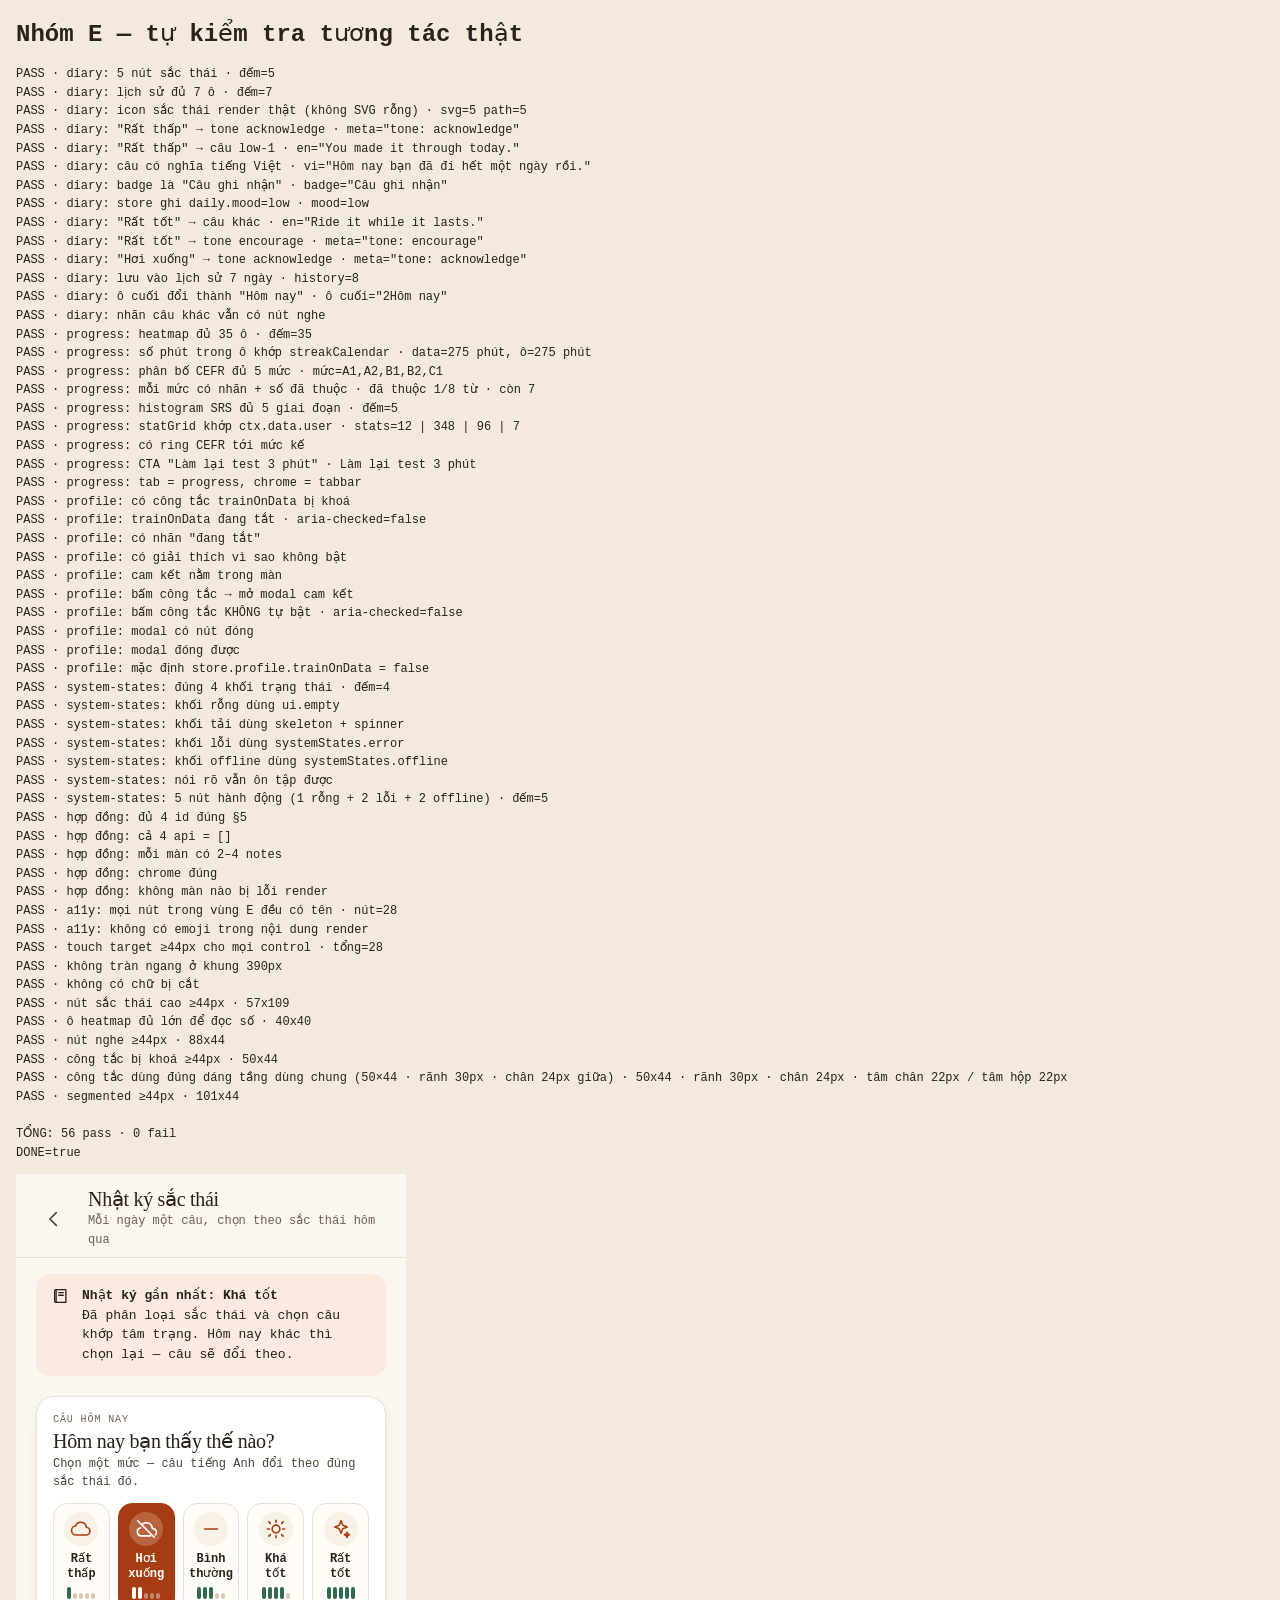
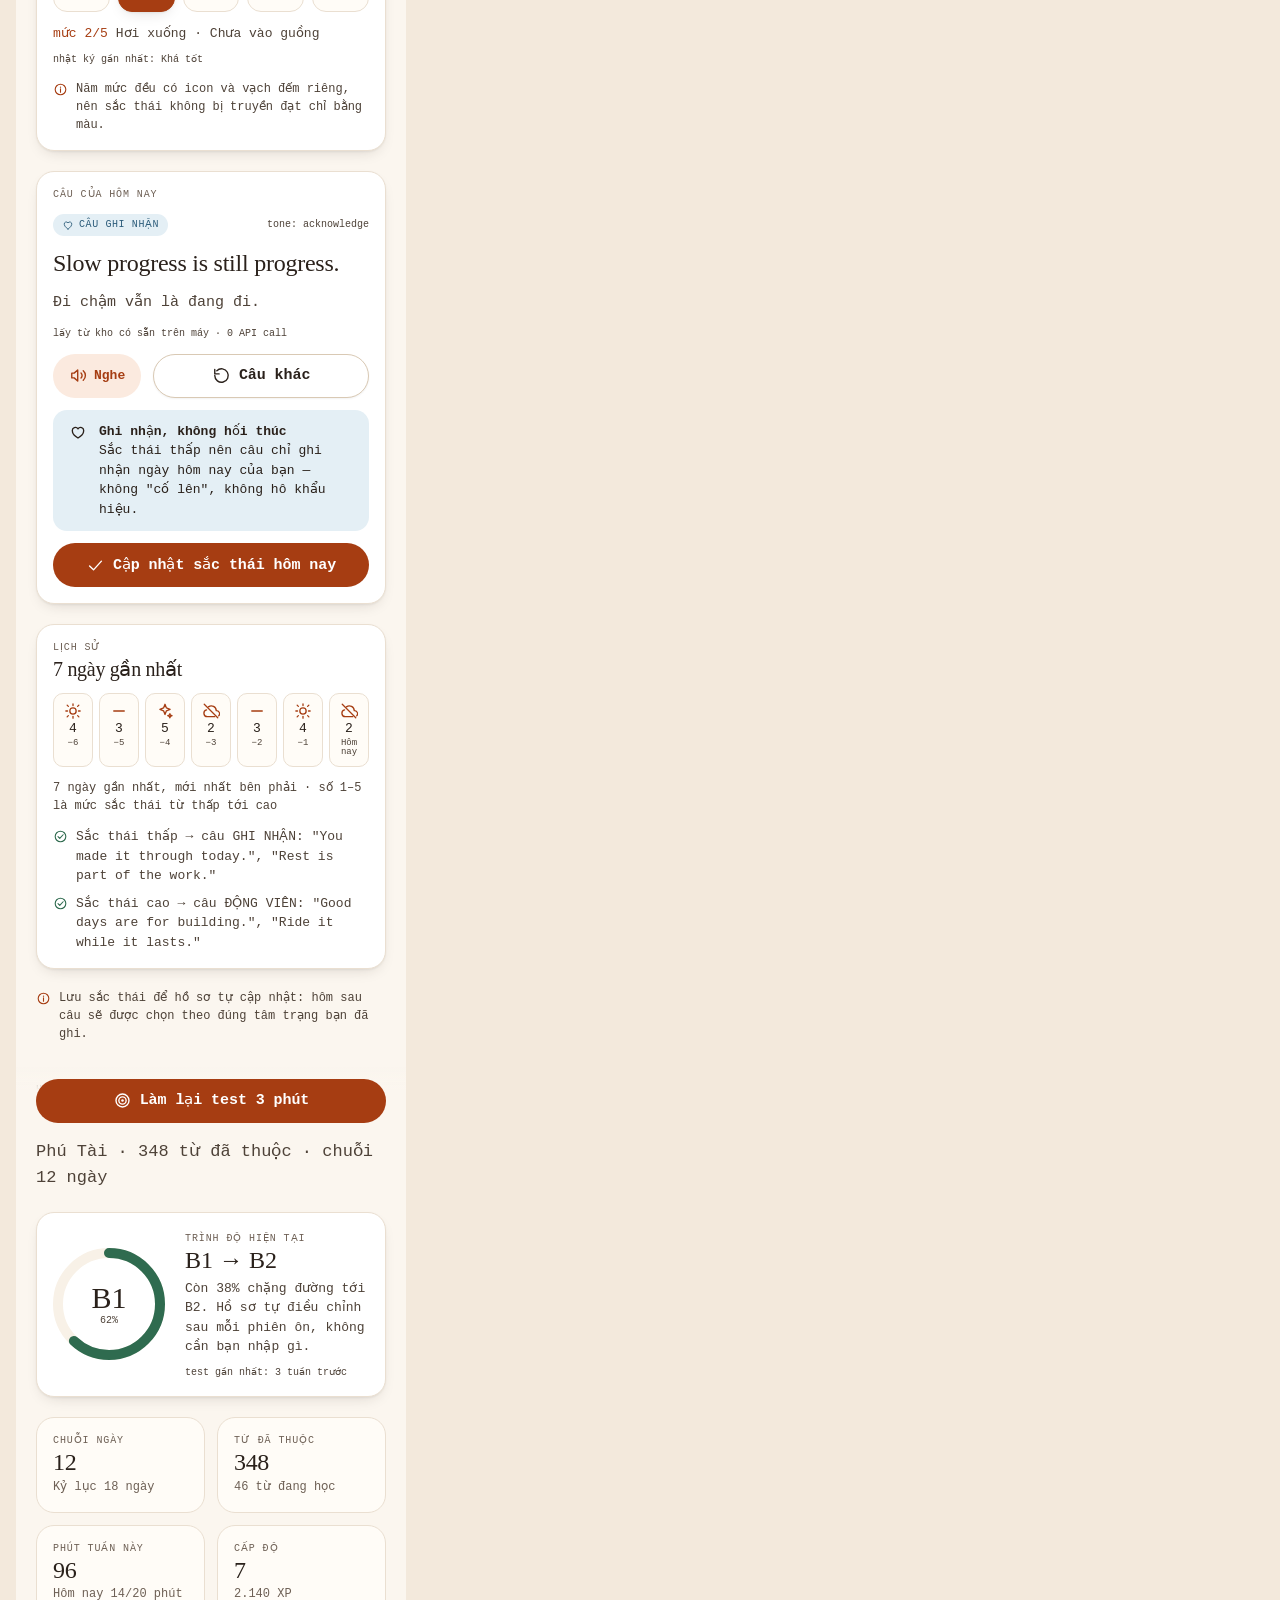
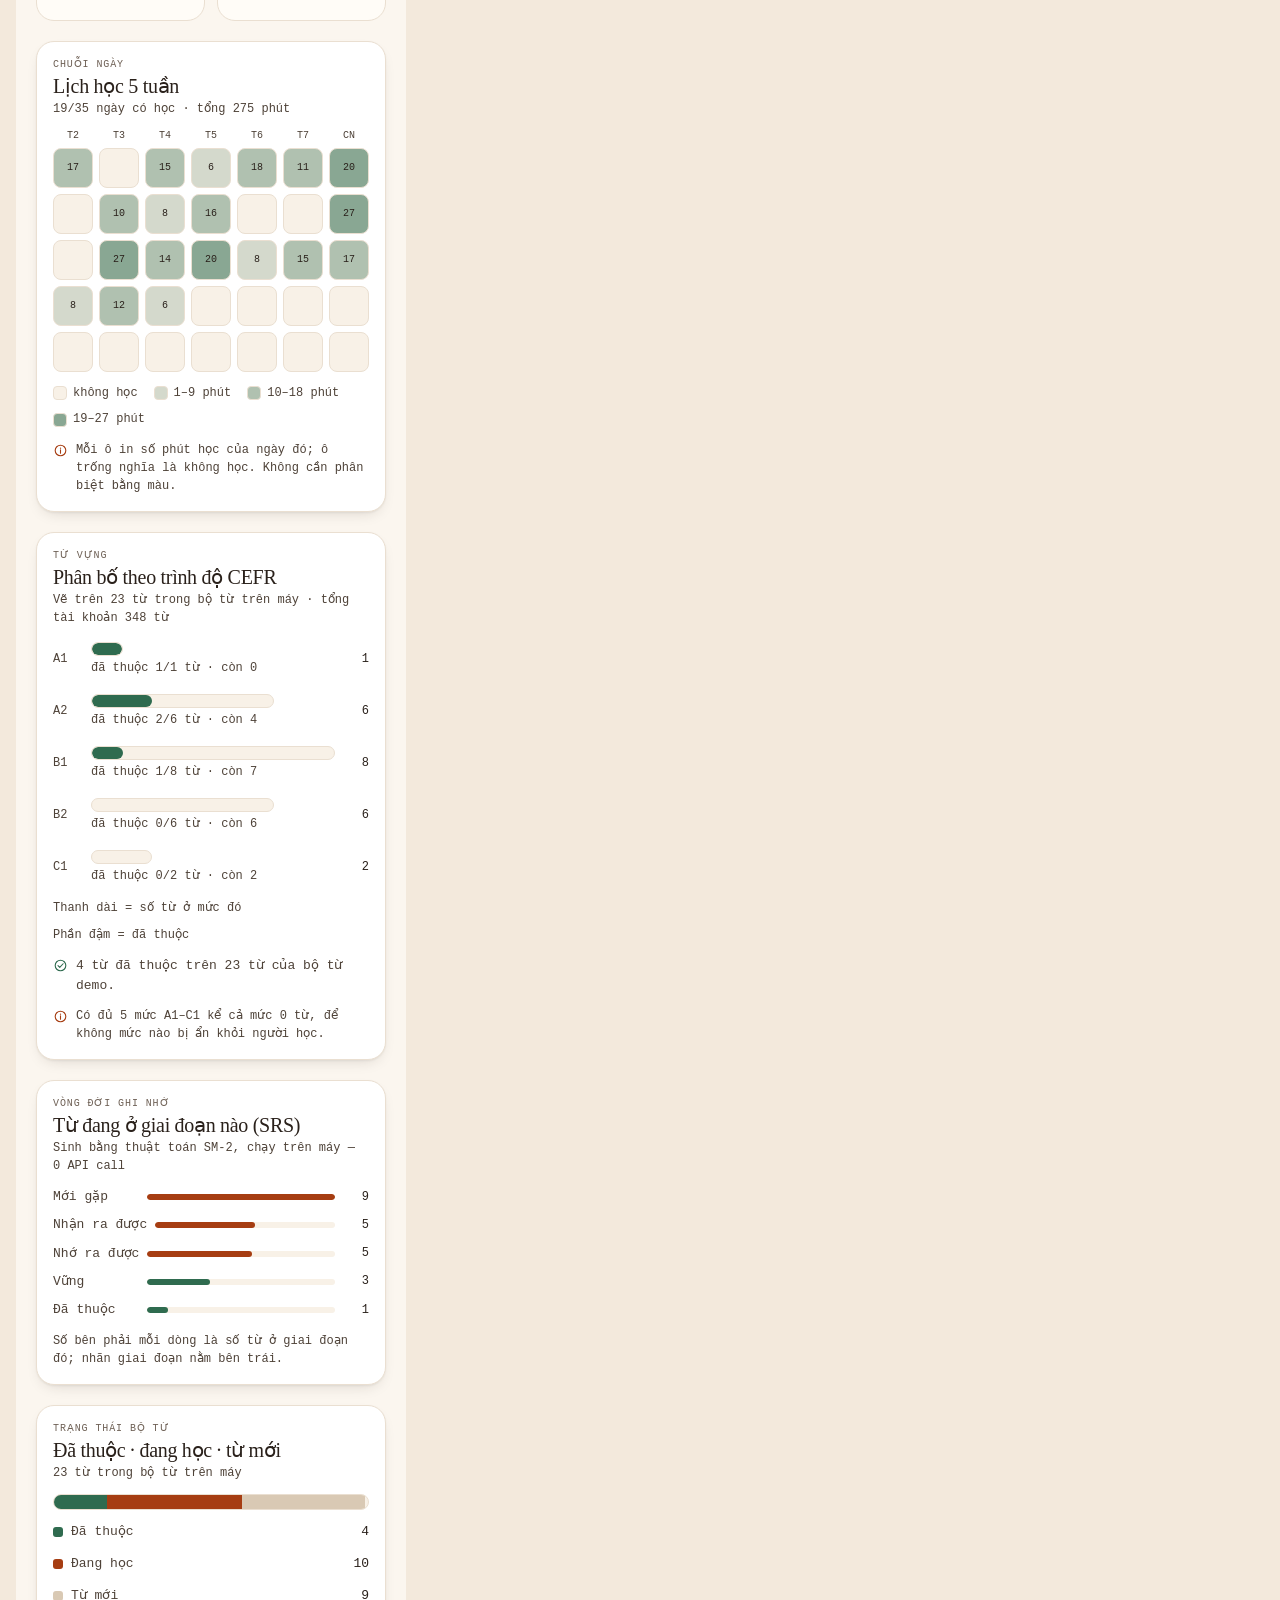
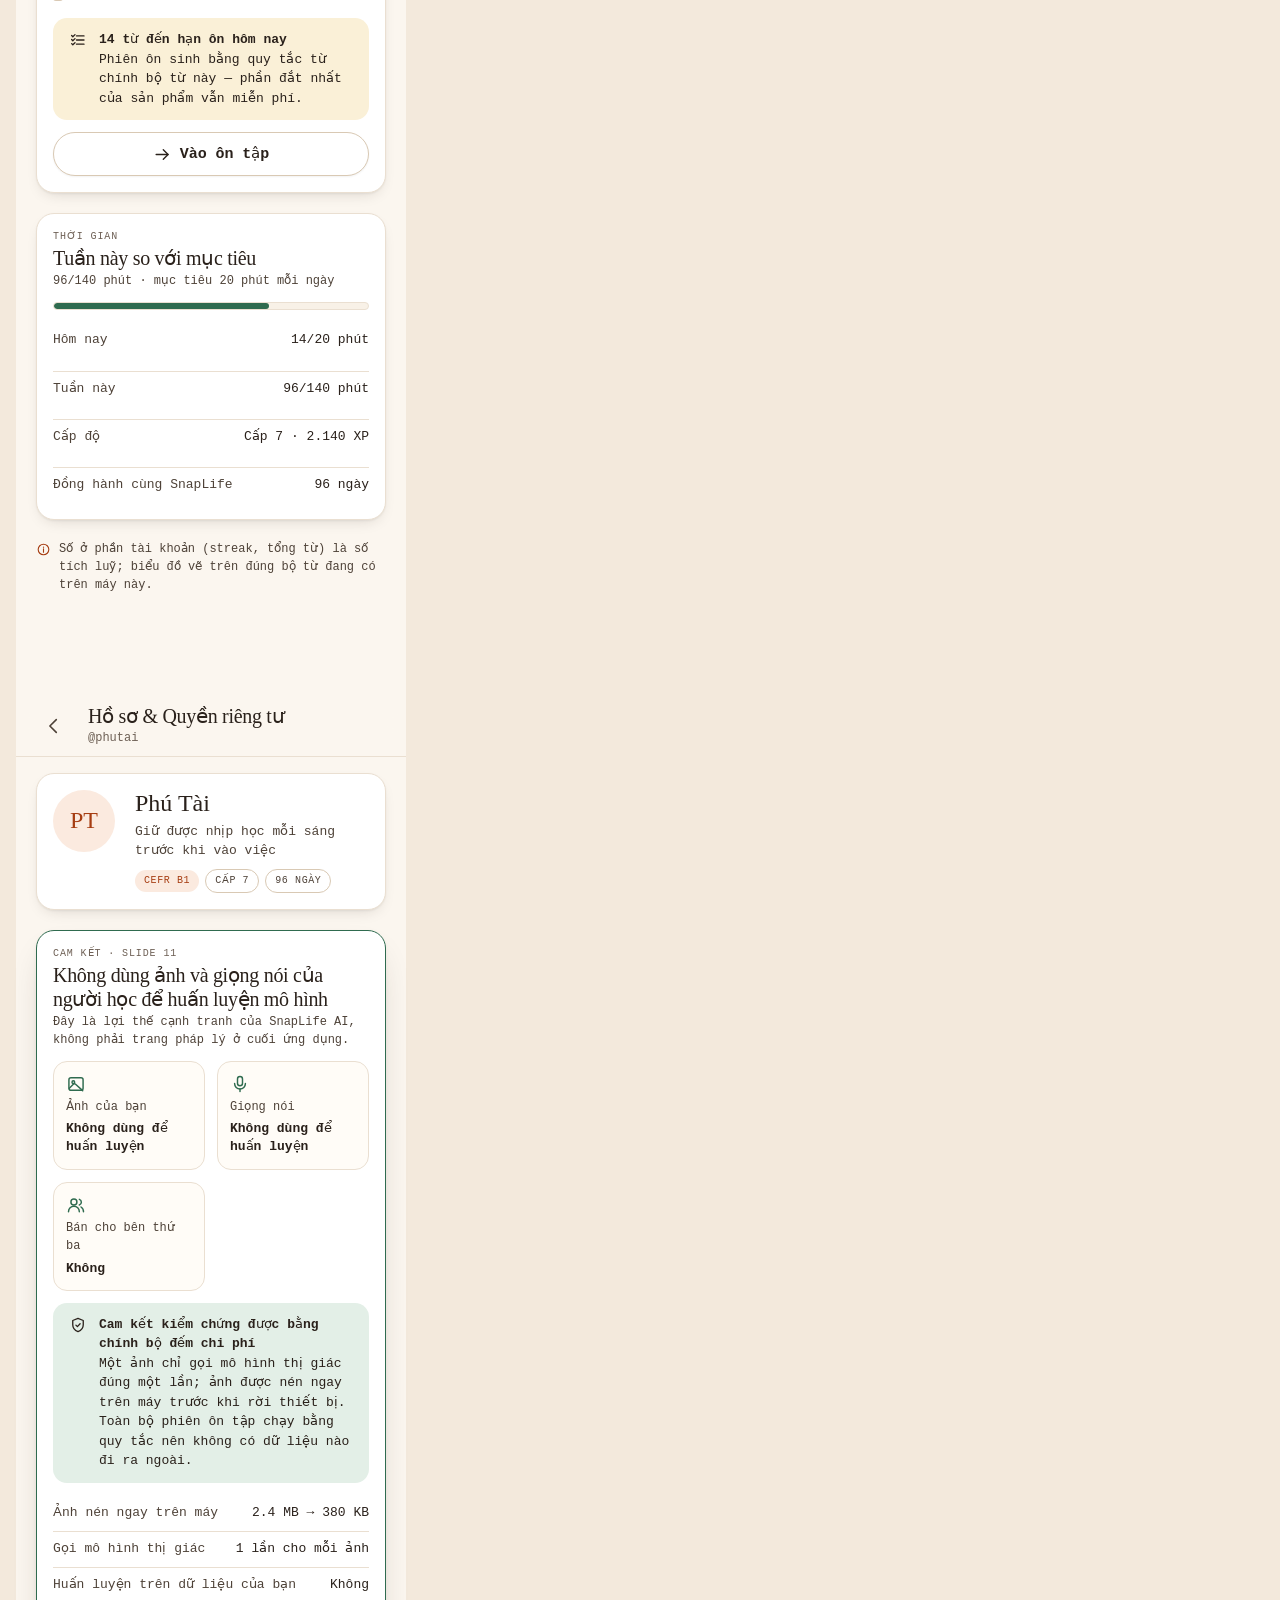
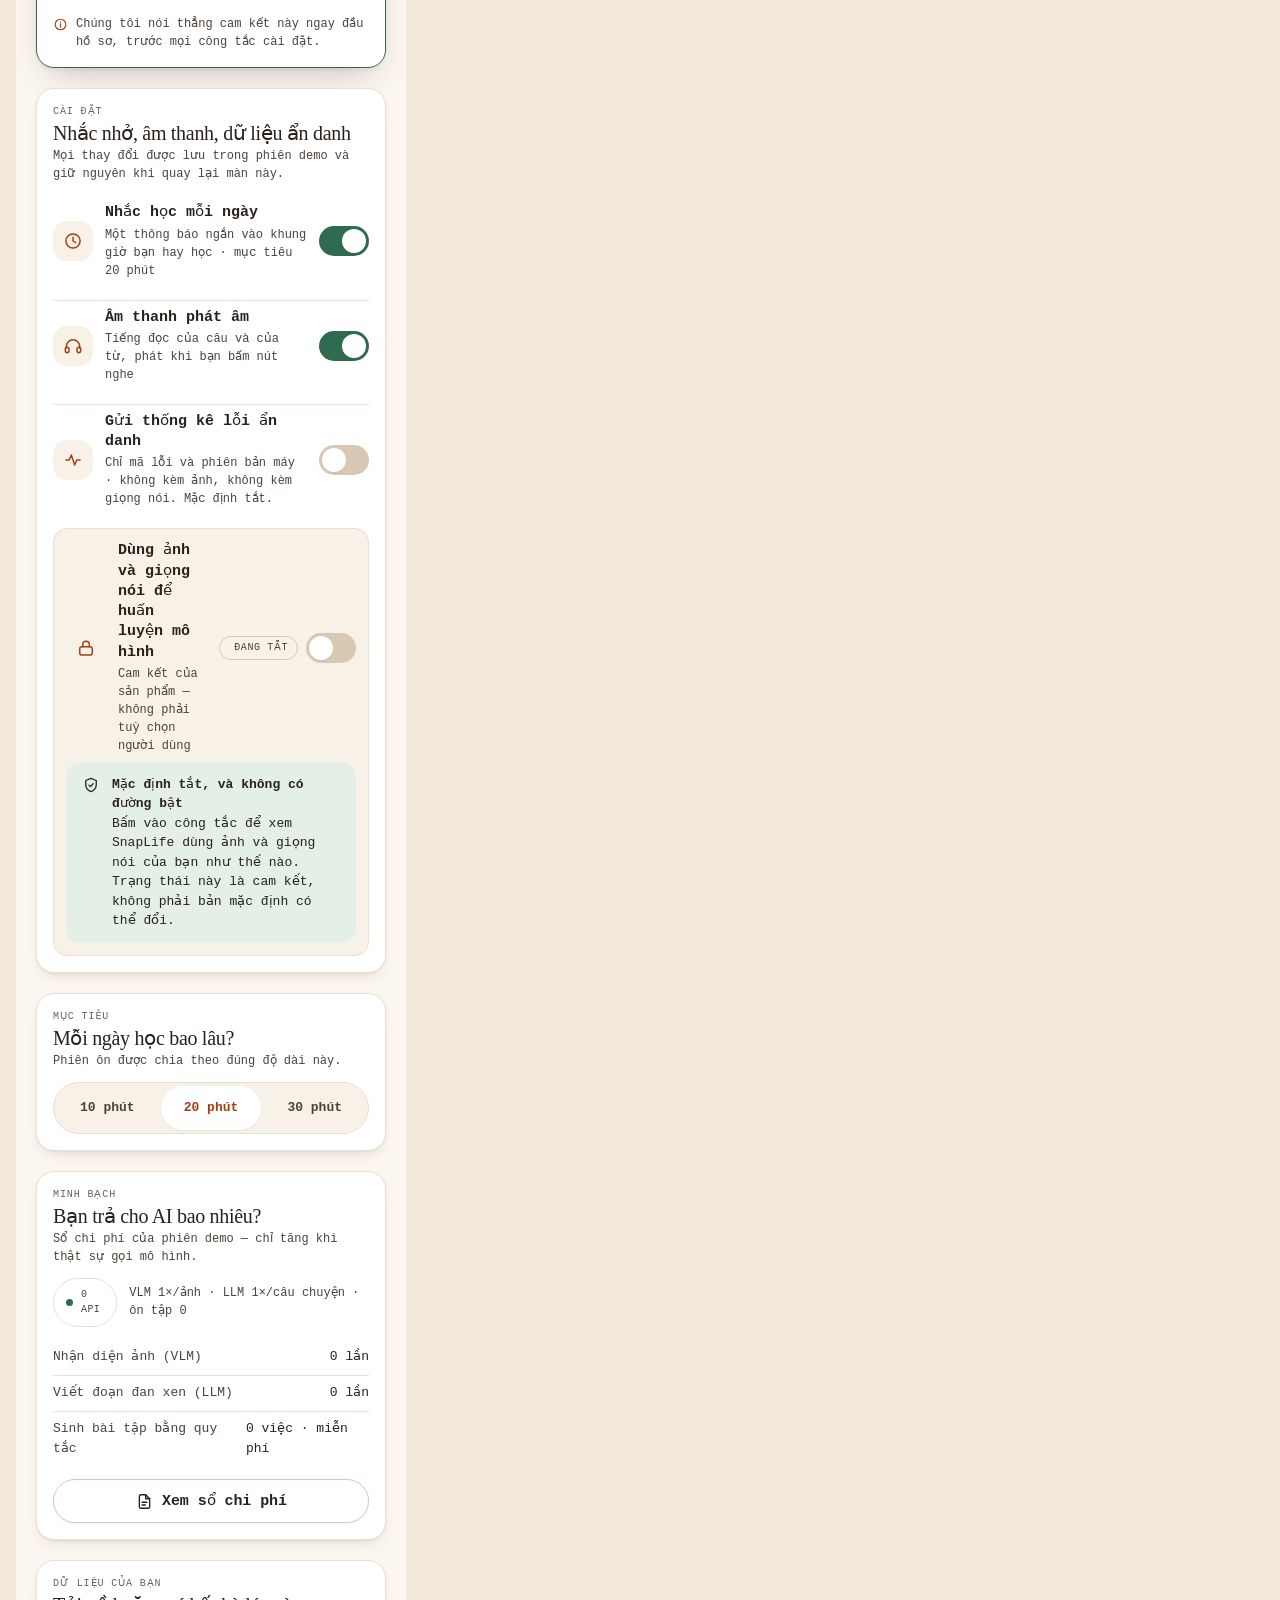
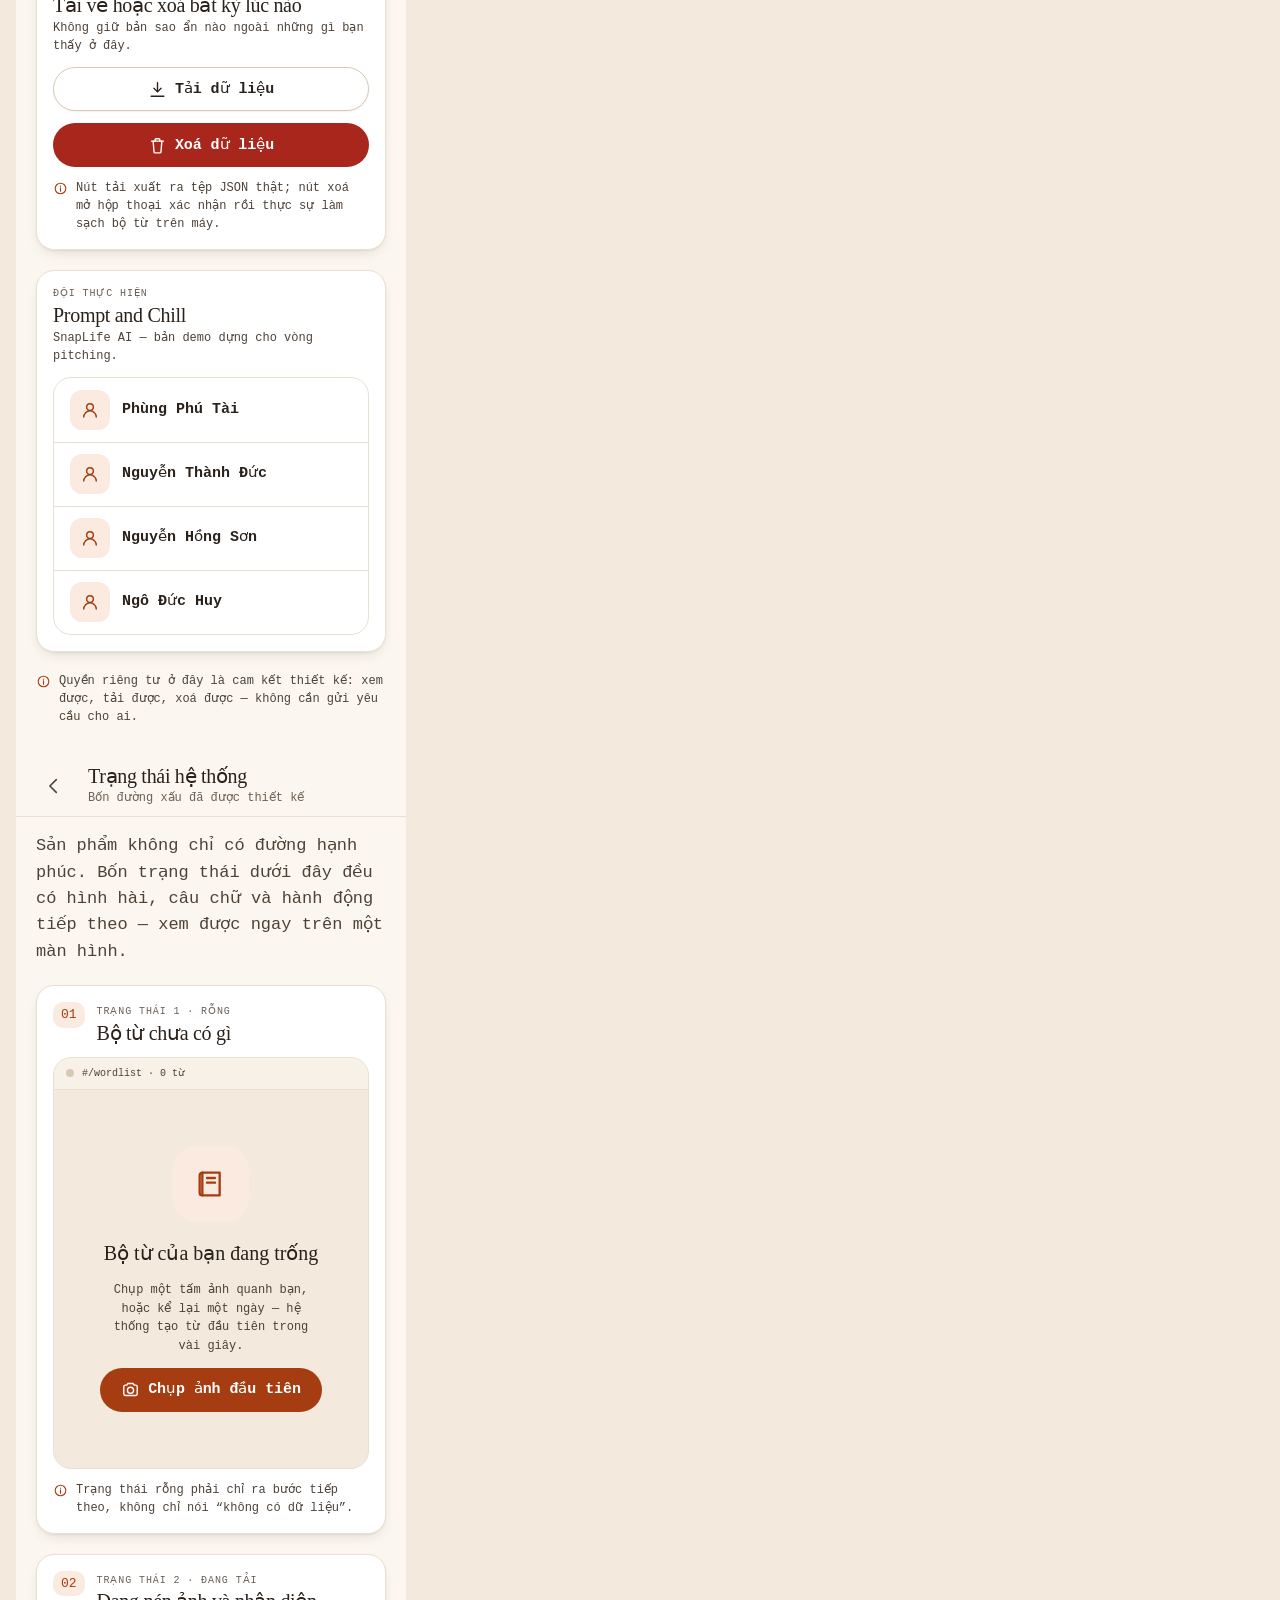
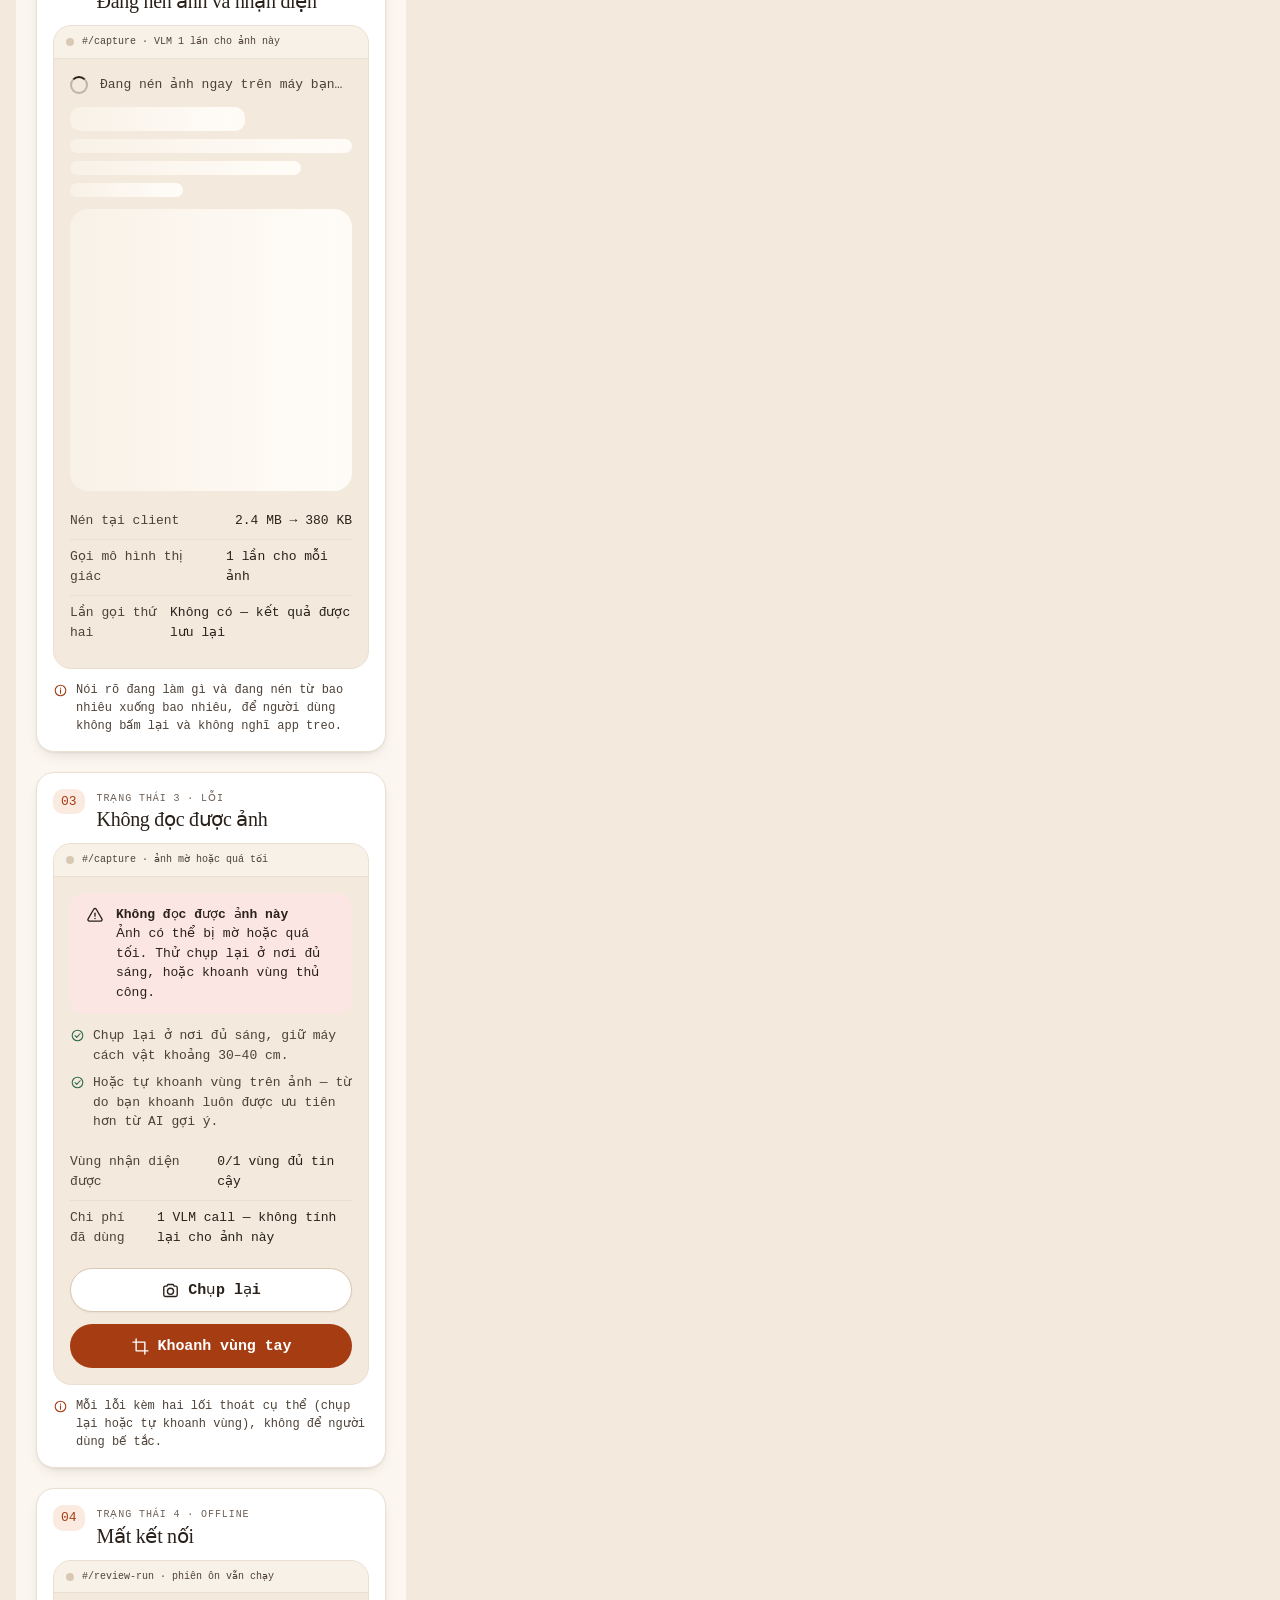
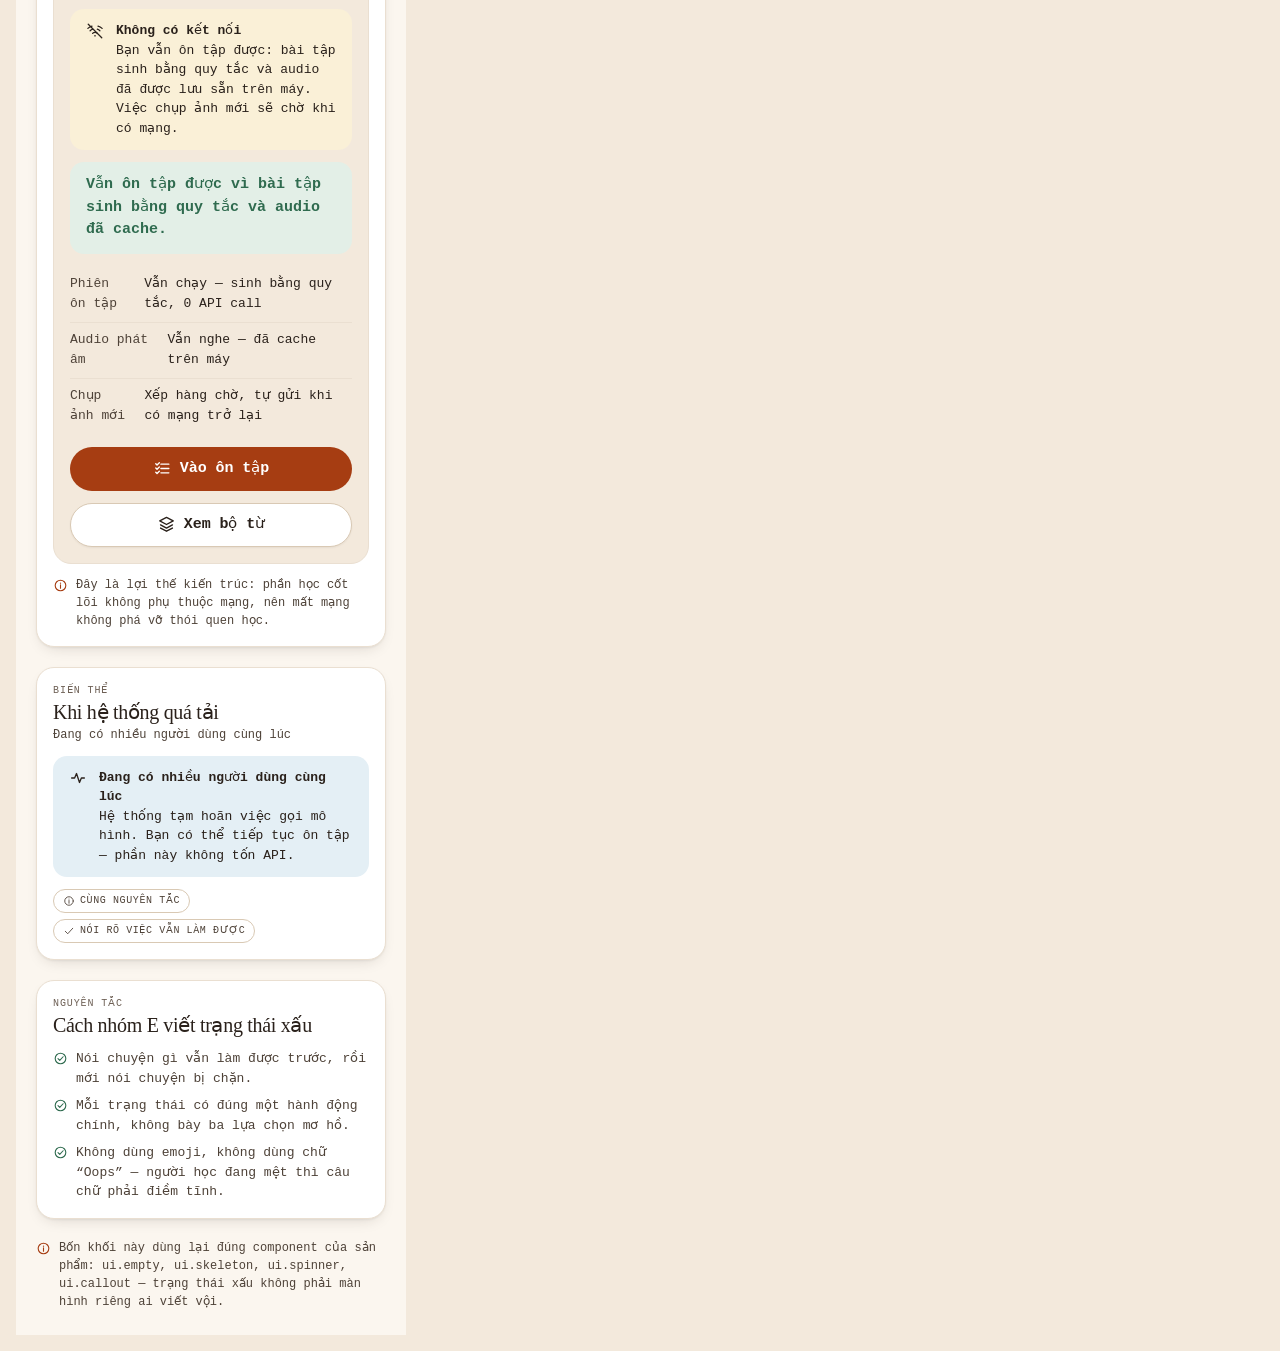
<file: src/screens/e-progress/_selftest.html>
<!DOCTYPE html>
<html lang="vi" data-theme="light">
<head>
  <meta charset="utf-8" />
  <title>SnapLife AI · Nhóm E tự kiểm tra</title>
  <link rel="stylesheet" href="../../../styles/tokens.css" />
  <link rel="stylesheet" href="../../../styles/base.css" />
  <link rel="stylesheet" href="../../../styles/components.css" />
  <link rel="stylesheet" href="../../../styles/shell.css" />
  <link rel="stylesheet" href="../../../styles/screens-e.css" />
  <style>
    body { padding: 16px; font-family: var(--font-mono); font-size: 12px; }
    #report { white-space: pre-wrap; }
    #stage { width: 390px; }
  </style>
</head>
<body>
  <h1>Nhóm E — tự kiểm tra tương tác thật</h1>
  <pre id="report">Đang chạy…</pre>
  <div id="stage"></div>
  <div id="overlay"></div>

  <script type="module">
    import { h, qs } from '../../core/dom.js';
    import { ui, setNav, setOverlayHost } from '../../core/ui.js';
    import { createStore } from '../../core/store.js';
    import { cost } from '../../core/cost.js';

    import * as fixtures from '../../data/fixtures.js';
    import * as wordsData from '../../data/words.js';
    import * as photosData from '../../data/photos.js';
    import * as storyData from '../../data/story.js';
    import * as logic from '../../data/logic.js';

    import diary from './diary.js';
    import progress from './progress.js';
    import profile from './profile.js';
    import systemStates from './system-states.js';

    /* Tiện ích nhỏ cho tự kiểm tra giao diện: app.js nhớ theme trong localStorage
       nên ảnh chụp headless luôn ra theme đã lưu, không có cờ dòng lệnh nào ép được.
       Mở trang này với:
         ?set-theme=dark | ?set-theme=light  → ghi theme cho lần chụp kế tiếp
         ?set-theme=reset                    → xoá khoá, quay về mặc định hệ thống
       Sau khi chụp xong nên gọi ?set-theme=light để trả demo về trạng thái ban đầu. */
    const setTheme = new URLSearchParams(location.search).get('set-theme');
    try {
      if (setTheme === 'dark' || setTheme === 'light') localStorage.setItem('snaplife.theme', setTheme);
      else if (setTheme === 'reset') localStorage.removeItem('snaplife.theme');
    } catch { /* bỏ qua */ }

    const data = {
      ...fixtures, ...wordsData, ...photosData, ...logic,
      story: storyData, stories: storyData.stories, hydrateStory: storyData.hydrateStory,
      speakingSample: storyData.speakingSample, parseStory: storyData.parseStory,
      userStoryDraft: storyData.userStoryDraft, sampleTopics: storyData.sampleTopics,
    };

    const lines = [];
    const ok = (name, pass, detail = '') => lines.push(`${pass ? 'PASS' : 'FAIL'} · ${name}${detail ? ' · ' + detail : ''}`);
    const stage = qs('#stage');
    setNav({ go: () => {}, back: () => {}, replace: () => {} });
    setOverlayHost(qs('#overlay'));

    function mount(screen, store) {
      const host = h('div', { style: { width: '390px', background: 'var(--paper)' } });
      const ctx = {
        store, params: {}, nav: { go: () => {}, back: () => {}, replace: () => {} },
        ui, icons: { icon: ui.ICON }, cost, data, onCleanup: () => {}, gallery: true,
      };
      host.appendChild(screen.render(ctx));
      stage.appendChild(host);
      return host;
    }

    try {
      /* ------------------------------ diary ------------------------------ */
      const store1 = createStore(fixtures.createInitialState());
      const diaryHost = mount(diary, store1);

      ok('diary: 5 nút sắc thái', diaryHost.querySelectorAll('.e-mood').length === 5,
        `đếm=${diaryHost.querySelectorAll('.e-mood').length}`);
      ok('diary: lịch sử đủ 7 ô', diaryHost.querySelectorAll('.e-hist__cell').length === 7,
        `đếm=${diaryHost.querySelectorAll('.e-hist__cell').length}`);
      const moodIcons = Array.from(diaryHost.querySelectorAll('.e-mood__icon svg'));
      ok('diary: icon sắc thái render thật (không SVG rỗng)',
        moodIcons.length === 5 && moodIcons.every((s) => s.querySelector('path, circle, rect')),
        `svg=${moodIcons.length} path=${moodIcons.filter((s) => s.querySelector('path, circle, rect')).length}`);

      diaryHost.querySelector('[data-mood="low"]').click();
      const lowEn = diaryHost.querySelector('.e-sentence__en').textContent.trim();
      const lowVi = diaryHost.querySelector('.e-sentence__vi').textContent.trim();
      const lowBadge = diaryHost.querySelector('.e-sentence .badge').textContent.trim();
      const lowMeta = diaryHost.querySelector('.e-sentence__meta').textContent.trim();
      ok('diary: "Rất thấp" → tone acknowledge', lowMeta.includes('acknowledge'), `meta="${lowMeta}"`);
      ok('diary: "Rất thấp" → câu low-1', lowEn.includes('You made it through today'), `en="${lowEn}"`);
      ok('diary: câu có nghĩa tiếng Việt', lowVi.length > 5, `vi="${lowVi}"`);
      ok('diary: badge là "Câu ghi nhận"', lowBadge.includes('ghi nhận'), `badge="${lowBadge}"`);
      ok('diary: store ghi daily.mood=low', store1.get('daily.mood') === 'low', `mood=${store1.get('daily.mood')}`);

      diaryHost.querySelector('[data-mood="great"]').click();
      const greatEn = diaryHost.querySelector('.e-sentence__en').textContent.trim();
      const greatMeta = diaryHost.querySelector('.e-sentence__meta').textContent.trim();
      ok('diary: "Rất tốt" → câu khác', greatEn !== lowEn, `en="${greatEn}"`);
      ok('diary: "Rất tốt" → tone encourage', greatMeta.includes('encourage'), `meta="${greatMeta}"`);

      diaryHost.querySelector('[data-mood="down"]').click();
      const downMeta = diaryHost.querySelector('.e-sentence__meta').textContent.trim();
      ok('diary: "Hơi xuống" → tone acknowledge', downMeta.includes('acknowledge'), `meta="${downMeta}"`);

      const saveBtn = Array.from(diaryHost.querySelectorAll('.e-sentence .btn')).find((b) => b.textContent.includes('nhật ký'));
      saveBtn.click();
      ok('diary: lưu vào lịch sử 7 ngày', store1.get('daily.history').length === 8,
        `history=${store1.get('daily.history').length}`);
      ok('diary: ô cuối đổi thành "Hôm nay"', diaryHost.querySelectorAll('.e-hist__cell')[6].textContent.includes('Hôm nay'),
        `ô cuối="${diaryHost.querySelectorAll('.e-hist__cell')[6].textContent}"`);
      ok('diary: nhãn câu khác vẫn có nút nghe', Boolean(diaryHost.querySelector('.e-sentence .audio-btn')));

      /* ----------------------------- progress ---------------------------- */
      const store2 = createStore(fixtures.createInitialState());
      const progressHost = mount(progress, store2);
      const user = fixtures.user;
      const cal = logic.streakCalendar({ weeks: 5 });

      const heat = progressHost.querySelectorAll('.e-heat');
      ok('progress: heatmap đủ 35 ô', heat.length === 35, `đếm=${heat.length}`);
      const heatNums = Array.from(progressHost.querySelectorAll('.e-heat__n')).map((n) => Number(n.textContent));
      const expectMin = cal.filter((c) => c.minutes > 0).map((c) => c.minutes);
      ok('progress: số phút trong ô khớp streakCalendar',
        JSON.stringify(heatNums) === JSON.stringify(expectMin),
        `data=${expectMin.reduce((a, b) => a + b, 0)} phút, ô=${heatNums.reduce((a, b) => a + b, 0)} phút`);

      const distRows = progressHost.querySelectorAll('.e-dist__row');
      const distLevels = Array.from(distRows).map((r) => r.querySelector('.e-dist__lv').textContent.trim());
      ok('progress: phân bố CEFR đủ 5 mức', distRows.length === 5 && JSON.stringify(distLevels) === JSON.stringify(['A1', 'A2', 'B1', 'B2', 'C1']),
        `mức=${distLevels.join(',')}`);
      const distTexts = Array.from(progressHost.querySelectorAll('.e-dist__meta')).map((n) => n.textContent.trim());
      ok('progress: mỗi mức có nhãn + số đã thuộc', distTexts.every((t) => /thuộc \d+\/\d+/.test(t)), distTexts[2]);

      const stageRows = progressHost.querySelectorAll('.cost-ledger__row');
      ok('progress: histogram SRS đủ 5 giai đoạn', stageRows.length === 5, `đếm=${stageRows.length}`);

      const statValues = Array.from(progressHost.querySelectorAll('.stat__value')).map((n) => n.textContent.trim());
      ok('progress: statGrid khớp ctx.data.user',
        JSON.stringify(statValues) === JSON.stringify([String(user.streak), String(user.wordsKnown), String(user.minutesWeek), String(user.level)]),
        `stats=${statValues.join(' | ')}`);
      ok('progress: có ring CEFR tới mức kế', Boolean(progressHost.querySelector('.ring')) && progressHost.textContent.includes(`${user.cefr} → ${user.cefrNext}`));
      ok('progress: CTA "Làm lại test 3 phút"', (progressHost.querySelector('.screen__cta .btn') || {}).textContent?.includes('Làm lại test 3 phút'),
        (progressHost.querySelector('.screen__cta .btn') || {}).textContent);
      ok('progress: tab = progress, chrome = tabbar', progress.chrome === 'tabbar' && progress.tab === 'progress');

      /* ------------------------------ profile ---------------------------- */
      const store3 = createStore(fixtures.createInitialState());
      const profileHost = mount(profile, store3);
      const lock = profileHost.querySelector('.toggle--locked');
      ok('profile: có công tắc trainOnData bị khoá', Boolean(lock));
      ok('profile: trainOnData đang tắt', lock.getAttribute('aria-checked') === 'false', `aria-checked=${lock.getAttribute('aria-checked')}`);
      ok('profile: có nhãn "đang tắt"', profileHost.textContent.includes('đang tắt'));
      ok('profile: có giải thích vì sao không bật', profileHost.textContent.includes('không có đường bật') && profileHost.textContent.includes('không phải tuỳ chọn người dùng'));
      ok('profile: cam kết nằm trong màn', profileHost.textContent.includes('Không dùng ảnh và giọng nói của người học để huấn luyện mô hình'));
      lock.click();
      const modal = qs('#overlay').querySelector('.modal');
      ok('profile: bấm công tắc → mở modal cam kết', Boolean(modal));
      ok('profile: bấm công tắc KHÔNG tự bật', lock.getAttribute('aria-checked') === 'false', `aria-checked=${lock.getAttribute('aria-checked')}`);
      ok('profile: modal có nút đóng', Boolean(modal && Array.from(modal.querySelectorAll('.btn')).some((b) => b.textContent.includes('Đã hiểu'))));
      modal.querySelector('.btn').click();
      ok('profile: modal đóng được', !qs('#overlay').querySelector('.modal'));
      ok('profile: mặc định store.profile.trainOnData = false', store3.get('profile.trainOnData') === false);

      /* --------------------------- system-states ------------------------- */
      const store4 = createStore(fixtures.createInitialState());
      const statesHost = mount(systemStates, store4);
      ok('system-states: đúng 4 khối trạng thái', statesHost.querySelectorAll('.e-state').length === 4,
        `đếm=${statesHost.querySelectorAll('.e-state').length}`);
      ok('system-states: khối rỗng dùng ui.empty', Boolean(statesHost.querySelector('.e-state .empty')));
      ok('system-states: khối tải dùng skeleton + spinner', Boolean(statesHost.querySelector('.skeleton')) && Boolean(statesHost.querySelector('.spinner')));
      ok('system-states: khối lỗi dùng systemStates.error', statesHost.textContent.includes(data.systemStates.error.title));
      ok('system-states: khối offline dùng systemStates.offline', statesHost.textContent.includes(data.systemStates.offline.title));
      ok('system-states: nói rõ vẫn ôn tập được', statesHost.textContent.includes('Vẫn ôn tập được vì bài tập sinh bằng quy tắc và audio đã cache'));
      ok('system-states: 5 nút hành động (1 rỗng + 2 lỗi + 2 offline)', statesHost.querySelectorAll('.e-state .btn').length === 5,
        `đếm=${statesHost.querySelectorAll('.e-state .btn').length}`);

      /* ------------------------- hợp đồng màn hình ------------------------ */
      const all = [diary, progress, profile, systemStates];
      ok('hợp đồng: đủ 4 id đúng §5', JSON.stringify(all.map((s) => s.id)) === JSON.stringify(['diary', 'progress', 'profile', 'system-states']));
      ok('hợp đồng: cả 4 api = []', all.every((s) => Array.isArray(s.api) && s.api.length === 0));
      ok('hợp đồng: mỗi màn có 2–4 notes', all.every((s) => s.notes.length >= 2 && s.notes.length <= 4));
      ok('hợp đồng: chrome đúng', diary.chrome === 'appbar' && progress.chrome === 'tabbar' && profile.chrome === 'appbar' && systemStates.chrome === 'appbar');
      ok('hợp đồng: không màn nào bị lỗi render', stage.querySelectorAll('.screen').length === 4);
      ok('a11y: mọi nút trong vùng E đều có tên', Array.from(stage.querySelectorAll('button')).every((b) => (b.getAttribute('aria-label') || b.textContent.trim()).length > 0),
        `nút=${stage.querySelectorAll('button').length}`);
      ok('a11y: không có emoji trong nội dung render',
        !/[\u{1F300}-\u{1FAFF}\u{2600}-\u{27BF}]/u.test(stage.textContent));

      /* --------------------- đo hình học & tràn ngang --------------------- */
      const interactive = Array.from(stage.querySelectorAll('button, [role="switch"], [role="radio"]'));
      const smallControls = interactive.filter((el) => {
        const r = el.getBoundingClientRect();
        if (getComputedStyle(el).display === 'inline') return false;
        return r.width < 43.5 || r.height < 43.5;
      });
      ok('touch target ≥44px cho mọi control', smallControls.length === 0,
        `tổng=${interactive.length}` + (smallControls.length
          ? ' · nhỏ: ' + smallControls.map((el) => `${el.className}:${Math.round(el.getBoundingClientRect().width)}x${Math.round(el.getBoundingClientRect().height)}`).join(', ')
          : ''));

      const overflow = Array.from(stage.querySelectorAll('.screen')).filter((s) => s.scrollWidth > s.clientWidth + 1);
      ok('không tràn ngang ở khung 390px', overflow.length === 0,
        overflow.map((s) => `${s.scrollWidth}>${s.clientWidth}`).join(','));

      const clipped = Array.from(stage.querySelectorAll('*')).filter((el) => el.children.length === 0 && el.textContent.trim()
        && el.scrollWidth > el.clientWidth + 2 && getComputedStyle(el).overflowX !== 'hidden');
      ok('không có chữ bị cắt', clipped.length === 0,
        clipped.slice(0, 3).map((el) => `${el.className}:"${el.textContent.trim().slice(0, 14)}"`).join(' | '));

      const moodRect = diaryHost.querySelector('.e-mood').getBoundingClientRect();
      ok('nút sắc thái cao ≥44px', moodRect.height >= 43.5, `${Math.round(moodRect.width)}x${Math.round(moodRect.height)}`);
      const heatRect = progressHost.querySelector('.e-heat').getBoundingClientRect();
      ok('ô heatmap đủ lớn để đọc số', heatRect.width >= 28 && heatRect.height >= 28 && Math.abs(heatRect.width - heatRect.height) < 2,
        `${Math.round(heatRect.width)}x${Math.round(heatRect.height)}`);
      const audioRect = diaryHost.querySelector('.audio-btn').getBoundingClientRect();
      ok('nút nghe ≥44px', audioRect.height >= 43.5 && audioRect.width >= 43.5, `${Math.round(audioRect.width)}x${Math.round(audioRect.height)}`);
      const lockRect = lock.getBoundingClientRect();
      ok('công tắc bị khoá ≥44px', lockRect.height >= 43.5 && lockRect.width >= 43.5, `${Math.round(lockRect.width)}x${Math.round(lockRect.height)}`);
      const trackCs = getComputedStyle(lock, '::before');
      const knobCs = getComputedStyle(lock, '::after');
      // getComputedStyle trả 'top' theo pixel đã dùng (50% của 44px = 22px), nên
      // kiểm tâm chân công tắc có trùng tâm hộp không thay vì so chuỗi '50%'.
      const knobCenter = parseFloat(knobCs.top) + parseFloat(knobCs.marginTop) + parseFloat(knobCs.height) / 2;
      ok('công tắc dùng đúng dáng tầng dùng chung (50×44 · rãnh 30px · chân 24px giữa)',
        Math.round(lockRect.width) === 50 && Math.round(lockRect.height) === 44
          && trackCs.height === '30px' && knobCs.width === '24px'
          && Math.abs(knobCenter - lockRect.height / 2) < 0.6,
        `${Math.round(lockRect.width)}x${Math.round(lockRect.height)} · rãnh ${trackCs.height} · chân ${knobCs.width} · tâm chân ${knobCenter}px / tâm hộp ${lockRect.height / 2}px`);
      const segRect = profileHost.querySelector('.seg__opt').getBoundingClientRect();
      ok('segmented ≥44px', segRect.height >= 43.5, `${Math.round(segRect.width)}x${Math.round(segRect.height)}`);

      const failed = lines.filter((l) => l.startsWith('FAIL'));
      lines.push('');
      lines.push(`TỔNG: ${lines.filter((l) => l.startsWith('PASS')).length} pass · ${failed.length} fail`);
      lines.push(`DONE=${failed.length === 0}`);
    } catch (err) {
      lines.push('CRASH: ' + (err && err.stack ? err.stack : err));
      lines.push('DONE=false');
    }

    qs('#report').textContent = lines.join('\n');
    document.documentElement.setAttribute('data-selftest-done', 'true');
  </script>
</body>
</html>
</file>
<file: styles/fonts.css>
/* ============================================================================

   SnapLife AI - Font noi bo (tu dong sinh boi tools/fetch_fonts.py)



   Vi sao khong dung Google Fonts CDN: demo phai chay duoc khi mat mang.

   Neu CDN khong tai duoc, trinh duyet roi ve Georgia va ban sac Calistoga

   bien mat (do lech be rong chu do duoc +5.6%). Font nay nam ngay trong

   assets/fonts/ nen khong phu thuoc mang.



   KHONG sua file nay bang tay - chay lai: python tools/fetch_fonts.py

   ========================================================================== */



/* vietnamese */
@font-face {
  font-family: 'Calistoga';
  font-style: normal;
  font-weight: 400;
  font-display: swap;
  src: url(../assets/fonts/calistoga-400-normal-vietnamese.woff2) format('woff2');
  unicode-range: U+0102-0103, U+0110-0111, U+0128-0129, U+0168-0169, U+01A0-01A1, U+01AF-01B0, U+0300-0301, U+0303-0304, U+0308-0309, U+0323, U+0329, U+1EA0-1EF9, U+20AB;
}

/* latin-ext */
@font-face {
  font-family: 'Calistoga';
  font-style: normal;
  font-weight: 400;
  font-display: swap;
  src: url(../assets/fonts/calistoga-400-normal-latin-ext.woff2) format('woff2');
  unicode-range: U+0100-02BA, U+02BD-02C5, U+02C7-02CC, U+02CE-02D7, U+02DD-02FF, U+0304, U+0308, U+0329, U+1D00-1DBF, U+1E00-1E9F, U+1EF2-1EFF, U+2020, U+20A0-20AB, U+20AD-20C4, U+2113, U+2C60-2C7F, U+A720-A7FF;
}

/* latin */
@font-face {
  font-family: 'Calistoga';
  font-style: normal;
  font-weight: 400;
  font-display: swap;
  src: url(../assets/fonts/calistoga-400-normal-latin.woff2) format('woff2');
  unicode-range: U+0000-00FF, U+0131, U+0152-0153, U+02BB-02BC, U+02C6, U+02DA, U+02DC, U+0304, U+0308, U+0329, U+2000-206F, U+20AC, U+2122, U+2191, U+2193, U+2212, U+2215, U+FEFF, U+FFFD;
}

/* cyrillic-ext */
@font-face {
  font-family: 'Inter';
  font-style: normal;
  font-weight: 300 700;
  font-display: swap;
  src: url(../assets/fonts/inter-300700-normal-cyrillic-ext.woff2) format('woff2');
  unicode-range: U+0460-052F, U+1C80-1C8A, U+20B4, U+2DE0-2DFF, U+A640-A69F, U+FE2E-FE2F;
}

/* cyrillic */
@font-face {
  font-family: 'Inter';
  font-style: normal;
  font-weight: 300 700;
  font-display: swap;
  src: url(../assets/fonts/inter-300700-normal-cyrillic.woff2) format('woff2');
  unicode-range: U+0301, U+0400-045F, U+0490-0491, U+04B0-04B1, U+2116;
}

/* greek-ext */
@font-face {
  font-family: 'Inter';
  font-style: normal;
  font-weight: 300 700;
  font-display: swap;
  src: url(../assets/fonts/inter-300700-normal-greek-ext.woff2) format('woff2');
  unicode-range: U+1F00-1FFF;
}

/* greek */
@font-face {
  font-family: 'Inter';
  font-style: normal;
  font-weight: 300 700;
  font-display: swap;
  src: url(../assets/fonts/inter-300700-normal-greek.woff2) format('woff2');
  unicode-range: U+0370-0377, U+037A-037F, U+0384-038A, U+038C, U+038E-03A1, U+03A3-03FF;
}

/* vietnamese */
@font-face {
  font-family: 'Inter';
  font-style: normal;
  font-weight: 300 700;
  font-display: swap;
  src: url(../assets/fonts/inter-300700-normal-vietnamese.woff2) format('woff2');
  unicode-range: U+0102-0103, U+0110-0111, U+0128-0129, U+0168-0169, U+01A0-01A1, U+01AF-01B0, U+0300-0301, U+0303-0304, U+0308-0309, U+0323, U+0329, U+1EA0-1EF9, U+20AB;
}

/* latin-ext */
@font-face {
  font-family: 'Inter';
  font-style: normal;
  font-weight: 300 700;
  font-display: swap;
  src: url(../assets/fonts/inter-300700-normal-latin-ext.woff2) format('woff2');
  unicode-range: U+0100-02BA, U+02BD-02C5, U+02C7-02CC, U+02CE-02D7, U+02DD-02FF, U+0304, U+0308, U+0329, U+1D00-1DBF, U+1E00-1E9F, U+1EF2-1EFF, U+2020, U+20A0-20AB, U+20AD-20C4, U+2113, U+2C60-2C7F, U+A720-A7FF;
}

/* latin */
@font-face {
  font-family: 'Inter';
  font-style: normal;
  font-weight: 300 700;
  font-display: swap;
  src: url(../assets/fonts/inter-300700-normal-latin.woff2) format('woff2');
  unicode-range: U+0000-00FF, U+0131, U+0152-0153, U+02BB-02BC, U+02C6, U+02DA, U+02DC, U+0304, U+0308, U+0329, U+2000-206F, U+20AC, U+2122, U+2191, U+2193, U+2212, U+2215, U+FEFF, U+FFFD;
}

/* cyrillic-ext */
@font-face {
  font-family: 'JetBrains Mono';
  font-style: normal;
  font-weight: 400;
  font-display: swap;
  src: url(../assets/fonts/jetbrains-mono-400-normal-cyrillic-ext.woff2) format('woff2');
  unicode-range: U+0460-052F, U+1C80-1C8A, U+20B4, U+2DE0-2DFF, U+A640-A69F, U+FE2E-FE2F;
}

/* cyrillic */
@font-face {
  font-family: 'JetBrains Mono';
  font-style: normal;
  font-weight: 400;
  font-display: swap;
  src: url(../assets/fonts/jetbrains-mono-400-normal-cyrillic.woff2) format('woff2');
  unicode-range: U+0301, U+0400-045F, U+0490-0491, U+04B0-04B1, U+2116;
}

/* greek */
@font-face {
  font-family: 'JetBrains Mono';
  font-style: normal;
  font-weight: 400;
  font-display: swap;
  src: url(../assets/fonts/jetbrains-mono-400-normal-greek.woff2) format('woff2');
  unicode-range: U+0370-0377, U+037A-037F, U+0384-038A, U+038C, U+038E-03A1, U+03A3-03FF;
}

/* vietnamese */
@font-face {
  font-family: 'JetBrains Mono';
  font-style: normal;
  font-weight: 400;
  font-display: swap;
  src: url(../assets/fonts/jetbrains-mono-400-normal-vietnamese.woff2) format('woff2');
  unicode-range: U+0102-0103, U+0110-0111, U+0128-0129, U+0168-0169, U+01A0-01A1, U+01AF-01B0, U+0300-0301, U+0303-0304, U+0308-0309, U+0323, U+0329, U+1EA0-1EF9, U+20AB;
}

/* latin-ext */
@font-face {
  font-family: 'JetBrains Mono';
  font-style: normal;
  font-weight: 400;
  font-display: swap;
  src: url(../assets/fonts/jetbrains-mono-400-normal-latin-ext.woff2) format('woff2');
  unicode-range: U+0100-02BA, U+02BD-02C5, U+02C7-02CC, U+02CE-02D7, U+02DD-02FF, U+0304, U+0308, U+0329, U+1D00-1DBF, U+1E00-1E9F, U+1EF2-1EFF, U+2020, U+20A0-20AB, U+20AD-20C4, U+2113, U+2C60-2C7F, U+A720-A7FF;
}

/* latin */
@font-face {
  font-family: 'JetBrains Mono';
  font-style: normal;
  font-weight: 400;
  font-display: swap;
  src: url(../assets/fonts/jetbrains-mono-400-normal-latin.woff2) format('woff2');
  unicode-range: U+0000-00FF, U+0131, U+0152-0153, U+02BB-02BC, U+02C6, U+02DA, U+02DC, U+0304, U+0308, U+0329, U+2000-206F, U+20AC, U+2122, U+2191, U+2193, U+2212, U+2215, U+FEFF, U+FFFD;
}

/* cyrillic-ext */
@font-face {
  font-family: 'JetBrains Mono';
  font-style: normal;
  font-weight: 500;
  font-display: swap;
  src: url(../assets/fonts/jetbrains-mono-500-normal-cyrillic-ext.woff2) format('woff2');
  unicode-range: U+0460-052F, U+1C80-1C8A, U+20B4, U+2DE0-2DFF, U+A640-A69F, U+FE2E-FE2F;
}

/* cyrillic */
@font-face {
  font-family: 'JetBrains Mono';
  font-style: normal;
  font-weight: 500;
  font-display: swap;
  src: url(../assets/fonts/jetbrains-mono-500-normal-cyrillic.woff2) format('woff2');
  unicode-range: U+0301, U+0400-045F, U+0490-0491, U+04B0-04B1, U+2116;
}

/* greek */
@font-face {
  font-family: 'JetBrains Mono';
  font-style: normal;
  font-weight: 500;
  font-display: swap;
  src: url(../assets/fonts/jetbrains-mono-500-normal-greek.woff2) format('woff2');
  unicode-range: U+0370-0377, U+037A-037F, U+0384-038A, U+038C, U+038E-03A1, U+03A3-03FF;
}

/* vietnamese */
@font-face {
  font-family: 'JetBrains Mono';
  font-style: normal;
  font-weight: 500;
  font-display: swap;
  src: url(../assets/fonts/jetbrains-mono-500-normal-vietnamese.woff2) format('woff2');
  unicode-range: U+0102-0103, U+0110-0111, U+0128-0129, U+0168-0169, U+01A0-01A1, U+01AF-01B0, U+0300-0301, U+0303-0304, U+0308-0309, U+0323, U+0329, U+1EA0-1EF9, U+20AB;
}

/* latin-ext */
@font-face {
  font-family: 'JetBrains Mono';
  font-style: normal;
  font-weight: 500;
  font-display: swap;
  src: url(../assets/fonts/jetbrains-mono-500-normal-latin-ext.woff2) format('woff2');
  unicode-range: U+0100-02BA, U+02BD-02C5, U+02C7-02CC, U+02CE-02D7, U+02DD-02FF, U+0304, U+0308, U+0329, U+1D00-1DBF, U+1E00-1E9F, U+1EF2-1EFF, U+2020, U+20A0-20AB, U+20AD-20C4, U+2113, U+2C60-2C7F, U+A720-A7FF;
}

/* latin */
@font-face {
  font-family: 'JetBrains Mono';
  font-style: normal;
  font-weight: 500;
  font-display: swap;
  src: url(../assets/fonts/jetbrains-mono-500-normal-latin.woff2) format('woff2');
  unicode-range: U+0000-00FF, U+0131, U+0152-0153, U+02BB-02BC, U+02C6, U+02DA, U+02DC, U+0304, U+0308, U+0329, U+2000-206F, U+20AC, U+2122, U+2191, U+2193, U+2212, U+2215, U+FEFF, U+FFFD;
}

/* vietnamese */
@font-face {
  font-family: 'Newsreader';
  font-style: italic;
  font-weight: 300 500;
  font-display: swap;
  src: url(../assets/fonts/newsreader-300500-italic-vietnamese.woff2) format('woff2');
  unicode-range: U+0102-0103, U+0110-0111, U+0128-0129, U+0168-0169, U+01A0-01A1, U+01AF-01B0, U+0300-0301, U+0303-0304, U+0308-0309, U+0323, U+0329, U+1EA0-1EF9, U+20AB;
}

/* latin-ext */
@font-face {
  font-family: 'Newsreader';
  font-style: italic;
  font-weight: 300 500;
  font-display: swap;
  src: url(../assets/fonts/newsreader-300500-italic-latin-ext.woff2) format('woff2');
  unicode-range: U+0100-02BA, U+02BD-02C5, U+02C7-02CC, U+02CE-02D7, U+02DD-02FF, U+0304, U+0308, U+0329, U+1D00-1DBF, U+1E00-1E9F, U+1EF2-1EFF, U+2020, U+20A0-20AB, U+20AD-20C4, U+2113, U+2C60-2C7F, U+A720-A7FF;
}

/* latin */
@font-face {
  font-family: 'Newsreader';
  font-style: italic;
  font-weight: 300 500;
  font-display: swap;
  src: url(../assets/fonts/newsreader-300500-italic-latin.woff2) format('woff2');
  unicode-range: U+0000-00FF, U+0131, U+0152-0153, U+02BB-02BC, U+02C6, U+02DA, U+02DC, U+0304, U+0308, U+0329, U+2000-206F, U+20AC, U+2122, U+2191, U+2193, U+2212, U+2215, U+FEFF, U+FFFD;
}

/* vietnamese */
@font-face {
  font-family: 'Newsreader';
  font-style: normal;
  font-weight: 300 600;
  font-display: swap;
  src: url(../assets/fonts/newsreader-300600-normal-vietnamese.woff2) format('woff2');
  unicode-range: U+0102-0103, U+0110-0111, U+0128-0129, U+0168-0169, U+01A0-01A1, U+01AF-01B0, U+0300-0301, U+0303-0304, U+0308-0309, U+0323, U+0329, U+1EA0-1EF9, U+20AB;
}

/* latin-ext */
@font-face {
  font-family: 'Newsreader';
  font-style: normal;
  font-weight: 300 600;
  font-display: swap;
  src: url(../assets/fonts/newsreader-300600-normal-latin-ext.woff2) format('woff2');
  unicode-range: U+0100-02BA, U+02BD-02C5, U+02C7-02CC, U+02CE-02D7, U+02DD-02FF, U+0304, U+0308, U+0329, U+1D00-1DBF, U+1E00-1E9F, U+1EF2-1EFF, U+2020, U+20A0-20AB, U+20AD-20C4, U+2113, U+2C60-2C7F, U+A720-A7FF;
}

/* latin */
@font-face {
  font-family: 'Newsreader';
  font-style: normal;
  font-weight: 300 600;
  font-display: swap;
  src: url(../assets/fonts/newsreader-300600-normal-latin.woff2) format('woff2');
  unicode-range: U+0000-00FF, U+0131, U+0152-0153, U+02BB-02BC, U+02C6, U+02DA, U+02DC, U+0304, U+0308, U+0329, U+2000-206F, U+20AC, U+2122, U+2191, U+2193, U+2212, U+2215, U+FEFF, U+FFFD;
}
</file>
<file: styles/tokens.css>
/* ============================================================================
   SnapLife AI — Design Tokens
   Owner: Lead. Không nhóm nào được sửa file này.
   Nguyên tắc: màn hình chỉ dùng token NGỮ NGHĨA, không hardcode hex.
   ========================================================================== */

:root {
  /* ---- Font families ---------------------------------------------------- */
  --font-display: 'Calistoga', 'Iowan Old Style', Georgia, 'Times New Roman', serif;
  --font-read: 'Newsreader', 'Iowan Old Style', Georgia, serif;
  --font-ui: 'Inter', -apple-system, BlinkMacSystemFont, 'Segoe UI', Roboto, system-ui, sans-serif;
  --font-mono: 'JetBrains Mono', ui-monospace, 'SF Mono', Menlo, Consolas, monospace;

  /* ---- Type scale (1.25 nhịp, base 16) --------------------------------- */
  --fs-2xs: 10px;
  --fs-xs: 12px;
  --fs-sm: 13px;
  --fs-base: 15px;
  --fs-md: 17px;
  --fs-lg: 20px;
  --fs-xl: 24px;
  --fs-2xl: 30px;
  --fs-3xl: 38px;
  --lh-tight: 1.12;
  --lh-snug: 1.3;
  --lh-base: 1.55;
  --lh-read: 1.75;
  --tracking-label: 0.09em;
  --tracking-tight: -0.015em;

  /* ---- Spacing (4/8 nhịp) ---------------------------------------------- */
  --sp-1: 4px;
  --sp-2: 8px;
  --sp-3: 12px;
  --sp-4: 16px;
  --sp-5: 20px;
  --sp-6: 24px;
  --sp-7: 32px;
  --sp-8: 40px;
  --sp-9: 48px;
  --sp-10: 64px;

  /* ---- Radii ------------------------------------------------------------ */
  --r-xs: 6px;
  --r-sm: 10px;
  --r-md: 14px;
  --r-lg: 18px;
  --r-xl: 24px;
  --r-2xl: 32px;
  --r-full: 999px;

  /* ---- Motion ----------------------------------------------------------- */
  --dur-instant: 80ms;
  --dur-fast: 140ms;
  --dur: 220ms;
  --dur-slow: 380ms;
  --ease: cubic-bezier(0.2, 0.8, 0.2, 1);
  --ease-out: cubic-bezier(0.16, 1, 0.3, 1);
  --ease-spring: cubic-bezier(0.34, 1.4, 0.5, 1);

  /* ---- Z-index ---------------------------------------------------------- */
  --z-sticky: 10;
  --z-tabbar: 30;
  --z-sheet: 60;
  --z-modal: 70;
  --z-toast: 90;

  /* ---- Layout ----------------------------------------------------------- */
  --tap-min: 44px;
  --screen-pad: 20px;
  --measure: 34rem;
}

/* ============================ LIGHT (mặc định) ============================ */
:root,
[data-theme='light'] {
  color-scheme: light;

  --paper: #fbf6ef;
  --paper-sunken: #f3e9dc;
  --card: #ffffff;
  --card-2: #fffcf7;
  --card-inset: #f8f1e7;

  --ink: #2a211b;
  --ink-2: #4e4238;
  --ink-3: #6e6055;
  --ink-inverse: #fffaf4;

  --line: #eadfd1;
  --line-strong: #d9c9b4;

  --primary: #a63d12;
  --primary-hover: #8c320b;
  --primary-press: #76290a;
  --primary-soft: #fbeadf;
  --primary-soft-2: #f6dccb;
  --on-primary: #ffffff;

  /* Màu chữ đặt TRÊN các màu ngữ nghĩa. Ở light, các màu này đều đậm nên chữ trắng;
     ở dark chúng chuyển thành màu sáng nên chữ phải là mực tối. Thiếu bộ token này
     chính là lỗi đã bị audit bắt: chữ trắng cứng trên --danger sáng = 2.41:1. */
  --on-success: #ffffff;
  --on-warning: #ffffff;
  --on-danger: #ffffff;
  --on-info: #ffffff;
  --on-highlight: #ffffff;

  --highlight: #b03a0e;
  --highlight-soft: #fcebdc;

  --success: #2f6b4f;
  --success-soft: #e3efe7;
  --warning: #8a5a05;
  --warning-soft: #faf0d7;
  --danger: #a8261c;
  --danger-soft: #fbe6e3;
  --info: #2c5c7a;
  --info-soft: #e4eff5;

  --focus: #1b64c9;

  --shadow-1: 0 1px 2px rgba(42, 33, 27, 0.06);
  --shadow-2: 0 1px 2px rgba(42, 33, 27, 0.05), 0 6px 16px -8px rgba(42, 33, 27, 0.22);
  --shadow-3: 0 2px 4px rgba(42, 33, 27, 0.05), 0 16px 36px -16px rgba(42, 33, 27, 0.3);
  --shadow-4: 0 30px 60px -24px rgba(42, 33, 27, 0.34);
  --scrim: rgba(42, 33, 27, 0.42);

  --overlay-line: rgba(255, 255, 255, 0.72);
  --overlay-chip: rgba(22, 16, 12, 0.74);
  --overlay-chip-ink: #fff7ef;
}

/* ================================ DARK =================================== */
[data-theme='dark'] {
  color-scheme: dark;

  --paper: #16120e;
  --paper-sunken: #100d0a;
  --card: #221c16;
  --card-2: #2a231c;
  --card-inset: #1c1712;

  --ink: #f4ece1;
  --ink-2: #c9b9a8;
  --ink-3: #ad9a87;
  --ink-inverse: #1a1510;

  --line: #382e25;
  --line-strong: #4a3d31;

  --primary: #ef8f68;
  --primary-hover: #f4a184;
  --primary-press: #e07d54;
  --primary-soft: #3a2418;
  --primary-soft-2: #4a2d1d;
  --on-primary: #2a1409;

  --on-success: #0e2419;
  --on-warning: #2a1e05;
  --on-danger: #3a120d;
  --on-info: #0d1f28;
  --on-highlight: #341c0d;

  --highlight: #f4a479;
  --highlight-soft: #3d2718;

  --success: #7fc39d;
  --success-soft: #1e2f26;
  --warning: #e0b45f;
  --warning-soft: #33280f;
  --danger: #f08b80;
  --danger-soft: #3a1d1a;
  --info: #8fc0dc;
  --info-soft: #17272f;

  --focus: #7fb2f5;

  --shadow-1: 0 1px 2px rgba(0, 0, 0, 0.4);
  --shadow-2: 0 1px 2px rgba(0, 0, 0, 0.35), 0 6px 16px -8px rgba(0, 0, 0, 0.6);
  --shadow-3: 0 2px 4px rgba(0, 0, 0, 0.35), 0 16px 36px -16px rgba(0, 0, 0, 0.7);
  --shadow-4: 0 30px 60px -24px rgba(0, 0, 0, 0.8);
  --scrim: rgba(0, 0, 0, 0.62);

  --overlay-line: rgba(255, 255, 255, 0.6);
  --overlay-chip: rgba(0, 0, 0, 0.76);
  --overlay-chip-ink: #fdf6ef;
}

/* ================== Dày đặc hơn trên màn hình lớn (tablet/desktop) ========
   LƯU Ý: KHÔNG đặt phần này trong `@media` nữa.
   `@media (min-width: 900px)` tính theo VIEWPORT, nên khi chạy chế độ demo trên
   cửa sổ 1440px, khung điện thoại 390px cũng bị đổi `--screen-pad` thành 24px —
   sai cả về thị giác lẫn về số đo, và làm lưới chủ đề lật giữa 3 và 4 cột tuỳ
   theo bề rộng cửa sổ chứ không theo bề rộng khung.
   Giờ luật này nằm trong `@container appframe (min-width: 900px)` ở styles/web.css,
   tức phản ứng theo bề rộng KHUNG — cùng nguyên tắc với mọi breakpoint khác.
   ========================================================================== */

/* ================== Tôn trọng người dùng giảm chuyển động ================ */
@media (prefers-reduced-motion: reduce) {
  :root {
    --dur-instant: 1ms;
    --dur-fast: 1ms;
    --dur: 1ms;
    --dur-slow: 1ms;
  }
  *,
  *::before,
  *::after {
    animation-duration: 1ms !important;
    animation-iteration-count: 1 !important;
    transition-duration: 1ms !important;
    scroll-behavior: auto !important;
  }
}
</file>
<file: styles/base.css>
/* ============================================================================
   SnapLife AI — Base / reset
   Owner: Lead.
   ========================================================================== */

*,
*::before,
*::after {
  box-sizing: border-box;
}

html,
body {
  margin: 0;
  padding: 0;
}

body {
  font-family: var(--font-ui);
  font-size: var(--fs-base);
  line-height: var(--lh-base);
  color: var(--ink);
  background: var(--paper-sunken);
  -webkit-font-smoothing: antialiased;
  text-rendering: optimizeLegibility;
  font-synthesis-weight: none;
}

h1,
h2,
h3,
h4,
p,
figure,
blockquote {
  margin: 0;
}

ul,
ol {
  margin: 0;
  padding: 0;
  list-style: none;
}

img,
svg,
video,
canvas {
  display: block;
  max-width: 100%;
}

img {
  height: auto;
}

button,
input,
select,
textarea {
  font: inherit;
  color: inherit;
}

button {
  border: 0;
  background: none;
  padding: 0;
  cursor: pointer;
  -webkit-tap-highlight-color: transparent;
}

a {
  color: var(--primary);
  text-decoration-thickness: 1px;
  text-underline-offset: 2px;
}

:focus-visible {
  outline: 2.5px solid var(--focus);
  outline-offset: 2px;
  border-radius: var(--r-xs);
}

::selection {
  background: var(--primary-soft-2);
  color: var(--ink);
}

/* Cuộn mảnh, hợp nền giấy */
* {
  scrollbar-width: thin;
  scrollbar-color: var(--line-strong) transparent;
}
*::-webkit-scrollbar {
  width: 10px;
  height: 10px;
}
*::-webkit-scrollbar-track {
  background: transparent;
}
*::-webkit-scrollbar-thumb {
  background: var(--line-strong);
  border: 3px solid transparent;
  background-clip: content-box;
  border-radius: var(--r-full);
}

/* ---------------------------- Tiện ích ---------------------------------- */
.sr-only {
  position: absolute;
  width: 1px;
  height: 1px;
  padding: 0;
  margin: -1px;
  overflow: hidden;
  clip: rect(0, 0, 0, 0);
  white-space: nowrap;
  border: 0;
}

.stack {
  display: flex;
  flex-direction: column;
  gap: var(--sp-4);
}
.stack--tight {
  gap: var(--sp-2);
}
.stack--loose {
  gap: var(--sp-6);
}
.row {
  display: flex;
  align-items: center;
  gap: var(--sp-3);
}
.row--between {
  justify-content: space-between;
}
.row--wrap {
  flex-wrap: wrap;
}
.row--top {
  align-items: flex-start;
}
.grow {
  flex: 1 1 auto;
  min-width: 0;
}
.center {
  display: flex;
  align-items: center;
  justify-content: center;
}
.mono {
  font-family: var(--font-mono);
  font-variant-numeric: tabular-nums;
}
.truncate {
  overflow: hidden;
  text-overflow: ellipsis;
  white-space: nowrap;
}
.clamp-2 {
  display: -webkit-box;
  -webkit-line-clamp: 2;
  -webkit-box-orient: vertical;
  overflow: hidden;
}
.tx-center {
  text-align: center;
}
.mt-auto {
  margin-top: auto;
}
.hidden {
  display: none !important;
}

/* Nhãn nhỏ kiểu dữ liệu — dùng chung toàn app */
.label {
  font-family: var(--font-mono);
  font-size: var(--fs-2xs);
  font-weight: 500;
  letter-spacing: var(--tracking-label);
  text-transform: uppercase;
  color: var(--ink-3);
  line-height: 1.4;
}

/* Tiêu đề */
.h1 {
  font-family: var(--font-display);
  font-size: var(--fs-2xl);
  line-height: var(--lh-tight);
  letter-spacing: var(--tracking-tight);
  font-weight: 400;
}
.h2 {
  font-family: var(--font-display);
  font-size: var(--fs-xl);
  line-height: var(--lh-tight);
  letter-spacing: var(--tracking-tight);
  font-weight: 400;
}
.h3 {
  font-family: var(--font-display);
  font-size: var(--fs-lg);
  line-height: var(--lh-snug);
  font-weight: 400;
}
.lede {
  font-size: var(--fs-md);
  line-height: var(--lh-base);
  color: var(--ink-2);
}
.muted {
  color: var(--ink-2);
}
.muted-2 {
  color: var(--ink-3);
}
.read {
  font-family: var(--font-read);
  font-size: var(--fs-md);
  line-height: var(--lh-read);
}

/* ============================================================================
   Bảo vệ độ dài dòng (line-length guard)

   Vì sao cần: trên màn rộng, một đoạn chú thích cỡ 13px trải hết cột 720px là
   ~100 ký tự một dòng — vượt xa ngưỡng đọc thoải mái (45–75). Cổng đo trong
   tools/audit.js kiểm đúng điều này và đã tìm ra các chỗ dưới đây.

   `max-width: var(--measure-read)` = 68ch, và `ch` giải theo font CỦA CHÍNH
   phần tử, nên mỗi khối tự giới hạn đúng theo cỡ chữ của nó (68ch ở 13px ngắn
   hơn nhiều so với 68ch ở 19px).

   Không đặt giới hạn này lên mọi `p` vì sẽ ảnh hưởng cả tiêu đề canh giữa và
   các khối cố ý trải rộng. Chỉ áp cho khối chữ dài đã được đo là vượt ngưỡng.
   ========================================================================== */
.note,
.muted-2 {
  max-width: var(--measure-read);
}

/* Ba khối đã được cổng đo xác định là vượt 68ch, thuộc màn của các nhóm đã
   bàn giao. Đặt ở đây (tầng dùng chung) thay vì sửa CSS của nhóm, để mọi giới
   hạn độ dài dòng nằm cùng một chỗ và dễ soát. */
.b-wordcard__coord,
.cs-prompt__sub,
.rv-hint {
  max-width: var(--measure-read);
}

/* Vào màn hình — dùng chung, tắt khi reduced-motion */
@keyframes sl-enter {
  from {
    opacity: 0;
    transform: translateY(10px);
  }
  to {
    opacity: 1;
    transform: none;
  }
}
@keyframes sl-stagger {
  from {
    opacity: 0;
    transform: translateY(12px) scale(0.985);
  }
  to {
    opacity: 1;
    transform: none;
  }
}
@keyframes sl-sheet-in {
  from {
    transform: translateY(100%);
  }
  to {
    transform: none;
  }
}
@keyframes sl-fade-in {
  from {
    opacity: 0;
  }
  to {
    opacity: 1;
  }
}
@keyframes sl-pulse {
  0%,
  100% {
    opacity: 1;
  }
  50% {
    opacity: 0.45;
  }
}
@keyframes sl-shimmer {
  from {
    background-position: -180% 0;
  }
  to {
    background-position: 180% 0;
  }
}
@keyframes sl-spin {
  to {
    transform: rotate(360deg);
  }
}
@keyframes sl-float {
  0%,
  100% {
    transform: translateY(0);
  }
  50% {
    transform: translateY(-5px);
  }
}

.anim-enter {
  animation: sl-enter var(--dur-slow) var(--ease-out) both;
}
.anim-stagger > * {
  animation: sl-stagger var(--dur-slow) var(--ease-out) both;
}
.anim-stagger > *:nth-child(1) { animation-delay: 20ms; }
.anim-stagger > *:nth-child(2) { animation-delay: 60ms; }
.anim-stagger > *:nth-child(3) { animation-delay: 100ms; }
.anim-stagger > *:nth-child(4) { animation-delay: 140ms; }
.anim-stagger > *:nth-child(5) { animation-delay: 180ms; }
.anim-stagger > *:nth-child(6) { animation-delay: 220ms; }
.anim-stagger > *:nth-child(7) { animation-delay: 260ms; }
.anim-stagger > *:nth-child(8) { animation-delay: 300ms; }
.anim-stagger > *:nth-child(n + 9) { animation-delay: 340ms; }
</file>
<file: styles/components.css>
/* ============================================================================
   SnapLife AI — Thư viện component dùng chung
   Owner: Lead.  Mọi màn hình dùng các lớp ở đây, KHÔNG tự vẽ lại nút/thẻ.
   ========================================================================== */

/* ============================== App bar ================================== */
.appbar {
  position: sticky;
  top: 0;
  z-index: var(--z-sticky);
  display: flex;
  align-items: center;
  gap: var(--sp-3);
  min-height: 56px;
  padding: calc(var(--sp-2) + 6px) var(--sp-4) var(--sp-2);
  background: color-mix(in srgb, var(--paper) 88%, transparent);
  backdrop-filter: saturate(1.4) blur(14px);
  -webkit-backdrop-filter: saturate(1.4) blur(14px);
  border-bottom: 1px solid transparent;
  transition: border-color var(--dur) var(--ease);
}
.appbar--bordered {
  border-bottom-color: var(--line);
}
.appbar__head {
  flex: 1 1 auto;
  min-width: 0;
}
.appbar__title {
  font-family: var(--font-display);
  font-size: var(--fs-lg);
  line-height: 1.15;
  font-weight: 400;
  letter-spacing: var(--tracking-tight);
}
.appbar__sub {
  font-size: var(--fs-xs);
  color: var(--ink-3);
  margin-top: 1px;
  /* App bar tràn hết bề rộng (WEB-SPEC §2) nhưng phụ đề thì không nên thành một
     dòng dài trên màn 1440px. Giới hạn theo số ký tự để luôn dễ đọc. */
  max-width: 62ch;
}
.appbar--overlay {
  position: absolute;
  inset: 0 0 auto 0;
  background: linear-gradient(to bottom, rgba(12, 8, 5, 0.62), rgba(12, 8, 5, 0));
  backdrop-filter: none;
  -webkit-backdrop-filter: none;
}
.appbar--overlay .appbar__title,
.appbar--overlay .appbar__sub {
  color: #fff8f1;
}

/* ============================== Icon button ============================== */
.iconbtn {
  display: inline-flex;
  align-items: center;
  justify-content: center;
  width: var(--tap-min);
  height: var(--tap-min);
  flex: 0 0 auto;
  border-radius: var(--r-full);
  color: var(--ink-2);
  background: transparent;
  transition: background var(--dur-fast) var(--ease), color var(--dur-fast) var(--ease),
    transform var(--dur-instant) var(--ease);
}
.iconbtn:hover {
  background: var(--card-inset);
  color: var(--ink);
}
.iconbtn:active {
  transform: scale(0.94);
}
.iconbtn--solid {
  background: var(--card);
  color: var(--ink);
  box-shadow: var(--shadow-2);
}
.iconbtn--solid:hover {
  background: var(--card);
}
.iconbtn--quiet {
  width: var(--tap-min);
  height: var(--tap-min);
}
/* Giữ vùng chạm 44px nhưng cho icon nhỏ lại — mắt thấy nhẹ, tay vẫn dễ chạm. */
.iconbtn--quiet svg {
  width: 18px;
  height: 18px;
}
.iconbtn[disabled] {
  opacity: 0.4;
  pointer-events: none;
}

/* ================================= Nút =================================== */
.btn {
  --btn-bg: var(--primary);
  --btn-fg: var(--on-primary);
  --btn-line: transparent;
  display: inline-flex;
  align-items: center;
  justify-content: center;
  gap: var(--sp-2);
  min-height: var(--tap-min);
  padding: 0 var(--sp-5);
  border-radius: var(--r-full);
  background: var(--btn-bg);
  color: var(--btn-fg);
  border: 1px solid var(--btn-line);
  font-size: var(--fs-base);
  font-weight: 600;
  letter-spacing: -0.005em;
  /* Nhãn được phép xuống dòng thay vì đẩy hàng flex rộng ra ngoài khung.
     Trước đây `white-space: nowrap` + `min-width: auto` khiến nút không co được
     dưới bề rộng nhãn, làm 4 màn tràn ngang 2–15px khi font thật được nạp. */
  white-space: normal;
  overflow-wrap: break-word;
  min-width: 0;
  max-width: 100%;
  transition: background var(--dur-fast) var(--ease), transform var(--dur-instant) var(--ease),
    box-shadow var(--dur-fast) var(--ease), color var(--dur-fast) var(--ease);
}
.btn:hover {
  background: var(--primary-hover);
}
.btn:active {
  transform: scale(0.975);
  background: var(--primary-press);
}
.btn svg {
  flex: 0 0 auto;
}
.btn--secondary {
  --btn-bg: var(--card);
  --btn-fg: var(--ink);
  --btn-line: var(--line-strong);
  box-shadow: var(--shadow-1);
}
.btn--secondary:hover {
  --btn-bg: var(--card-2);
  background: var(--card-2);
}
.btn--ghost {
  --btn-bg: transparent;
  --btn-fg: var(--primary);
}
.btn--ghost:hover {
  --btn-bg: var(--primary-soft);
  background: var(--primary-soft);
}
.btn--soft {
  --btn-bg: var(--primary-soft);
  --btn-fg: var(--primary);
}
.btn--soft:hover {
  --btn-bg: var(--primary-soft-2);
  background: var(--primary-soft-2);
}
.btn--danger {
  --btn-bg: var(--danger);
  --btn-fg: var(--on-danger);
}
.btn--danger:hover {
  background: var(--danger);
  filter: brightness(0.92);
}
.btn--block {
  width: 100%;
}
.btn--sm {
  min-height: var(--tap-min);
  padding: 0 var(--sp-4);
  font-size: var(--fs-sm);
}
.btn--lg {
  min-height: 54px;
  padding: 0 var(--sp-6);
  font-size: var(--fs-md);
}
.btn--pill-icon {
  padding: 0 var(--sp-4) 0 var(--sp-3);
}
.btn[disabled] {
  opacity: 0.45;
  pointer-events: none;
  box-shadow: none;
}
.btn-row {
  display: flex;
  gap: var(--sp-3);
  /* Cho phép xuống hàng: hai nút cạnh nhau không vừa thì tách thành hai hàng,
     tốt hơn là đẩy cả hàng rộng ra ngoài khung màn hình. */
  flex-wrap: wrap;
}
.btn-row > .btn {
  flex: 1 1 auto;
  min-width: 0;
}

/* ================================= Thẻ =================================== */
.card {
  background: var(--card);
  border: 1px solid var(--line);
  border-radius: var(--r-lg);
  box-shadow: var(--shadow-2);
  padding: var(--sp-4);
}
.card--flush {
  padding: 0;
  overflow: hidden;
}
.card--quiet {
  box-shadow: none;
  background: var(--card-2);
}
.card--ink {
  background: var(--ink);
  border-color: transparent;
  color: var(--ink-inverse);
}
.card--ink .muted {
  color: color-mix(in srgb, var(--ink-inverse) 72%, transparent);
}
.card--ink .label {
  color: color-mix(in srgb, var(--ink-inverse) 60%, transparent);
}
.card--primary {
  background: var(--primary-soft);
  border-color: var(--primary-soft-2);
  box-shadow: none;
}
.card--pad-lg {
  padding: var(--sp-5);
}
.card__head {
  display: flex;
  align-items: center;
  justify-content: space-between;
  gap: var(--sp-3);
  margin-bottom: var(--sp-3);
}
.card__title {
  font-family: var(--font-display);
  font-size: var(--fs-md);
  font-weight: 400;
  line-height: 1.25;
}

/* ================================= Chip ================================== */
.chip {
  display: inline-flex;
  align-items: center;
  gap: 6px;
  min-height: var(--tap-min);
  padding: 0 var(--sp-4);
  border-radius: var(--r-full);
  border: 1px solid var(--line-strong);
  background: var(--card);
  color: var(--ink-2);
  font-size: var(--fs-sm);
  font-weight: 500;
  white-space: nowrap;
  transition: background var(--dur-fast) var(--ease), border-color var(--dur-fast) var(--ease),
    color var(--dur-fast) var(--ease), transform var(--dur-instant) var(--ease);
}
.chip:hover {
  border-color: var(--primary);
  color: var(--primary);
}
.chip:active {
  transform: scale(0.97);
}
.chip[aria-pressed='true'],
.chip--selected {
  background: var(--primary);
  border-color: var(--primary);
  color: var(--on-primary);
}
.chip--soft {
  border-color: transparent;
  background: var(--card-inset);
}
.chip--sm {
  min-height: var(--tap-min);
  padding: 0 var(--sp-3);
  font-size: var(--fs-xs);
}
.chip-row {
  display: flex;
  gap: var(--sp-2);
  flex-wrap: wrap;
}
.chip-scroller {
  display: flex;
  gap: var(--sp-2);
  overflow-x: auto;
  min-width: 0;      /* để cuộn nội bộ thay vì đẩy rộng khung màn hình */
  max-width: 100%;
  padding-bottom: 2px;
  scrollbar-width: none;
}
.chip-scroller::-webkit-scrollbar {
  display: none;
}

/* ============================== Segmented ================================ */
.seg {
  display: flex;
  gap: 3px;
  padding: 3px;
  background: var(--card-inset);
  border-radius: var(--r-full);
  border: 1px solid var(--line);
}
.seg__opt {
  flex: 1 1 0;
  min-height: var(--tap-min);
  border-radius: var(--r-full);
  font-size: var(--fs-sm);
  font-weight: 600;
  color: var(--ink-2);
  transition: background var(--dur-fast) var(--ease), color var(--dur-fast) var(--ease),
    box-shadow var(--dur-fast) var(--ease);
}
.seg__opt:hover {
  color: var(--ink);
}
.seg__opt[aria-selected='true'] {
  background: var(--card);
  color: var(--primary);
  box-shadow: var(--shadow-1);
}
.seg--stack .seg__opt {
  min-height: 46px;
}

/* ============================== Progress ================================= */
.progress {
  height: 8px;
  border-radius: var(--r-full);
  background: var(--card-inset);
  overflow: hidden;
  border: 1px solid var(--line);
}
.progress__bar {
  height: 100%;
  border-radius: inherit;
  background: var(--primary);
  transition: width var(--dur-slow) var(--ease);
}
.progress--success .progress__bar {
  background: var(--success);
}
.progress--thin {
  height: 4px;
}
.progress--seg {
  display: flex;
  gap: 4px;
  height: 6px;
  border: 0;
  background: none;
  border-radius: 0;
}
.progress--seg .progress__seg {
  flex: 1 1 0;
  border-radius: var(--r-full);
  background: var(--line);
}
.progress--seg .progress__seg--done {
  background: var(--success);
}
.progress--seg .progress__seg--now {
  background: var(--primary);
}

/* ============================== Progress ring ============================ */
.ring {
  position: relative;
  display: inline-grid;
  place-items: center;
  flex: 0 0 auto;
}
.ring svg {
  transform: rotate(-90deg);
}
.ring__track {
  stroke: var(--card-inset);
}
.ring__value {
  stroke: var(--primary);
  stroke-linecap: round;
  transition: stroke-dashoffset var(--dur-slow) var(--ease);
}
.ring--success .ring__value {
  stroke: var(--success);
}
.ring__inner {
  position: absolute;
  inset: 0;
  display: grid;
  place-items: center;
  text-align: center;
  line-height: 1.1;
}

/* ================================ Stat =================================== */
.stat {
  display: flex;
  flex-direction: column;
  gap: 2px;
}
.stat__value {
  font-family: var(--font-display);
  font-size: var(--fs-xl);
  line-height: 1.05;
  letter-spacing: var(--tracking-tight);
}
.stat__delta {
  font-family: var(--font-mono);
  font-size: var(--fs-2xs);
  color: var(--success);
}
.stat__delta--down {
  color: var(--danger);
}
.stat-grid {
  display: grid;
  grid-template-columns: repeat(2, minmax(0, 1fr));
  gap: var(--sp-3);
}

/* ================================ Badge ================================== */
.badge {
  display: inline-flex;
  align-items: center;
  gap: 5px;
  padding: 3px 9px;
  border-radius: var(--r-full);
  font-family: var(--font-mono);
  font-size: var(--fs-2xs);
  font-weight: 500;
  letter-spacing: 0.06em;
  text-transform: uppercase;
  background: var(--card-inset);
  color: var(--ink-2);
  white-space: nowrap;
  line-height: 1.6;
}
.badge--primary { background: var(--primary-soft); color: var(--primary); }
.badge--success { background: var(--success-soft); color: var(--success); }
.badge--warning { background: var(--warning-soft); color: var(--warning); }
.badge--danger { background: var(--danger-soft); color: var(--danger); }
.badge--info { background: var(--info-soft); color: var(--info); }
.badge--outline {
  background: transparent;
  border: 1px solid var(--line-strong);
  color: var(--ink-2);
}

/* ============================== List item =============================== */
.listitem {
  display: flex;
  align-items: center;
  gap: var(--sp-3);
  width: 100%;
  min-height: 60px;
  padding: var(--sp-3) var(--sp-4);
  text-align: left;
  background: transparent;
  transition: background var(--dur-fast) var(--ease);
}
.listitem:hover {
  background: var(--card-inset);
}
.listitem:active {
  background: var(--primary-soft);
}
.listitem__body {
  flex: 1 1 auto;
  min-width: 0;
}
.listitem__title {
  font-size: var(--fs-base);
  font-weight: 550;
  line-height: 1.35;
}
.listitem__sub {
  font-size: var(--fs-xs);
  color: var(--ink-3);
  margin-top: 2px;
}
.listitem__trail {
  flex: 0 0 auto;
  color: var(--ink-3);
  display: flex;
  align-items: center;
  gap: var(--sp-2);
}
.listitem + .listitem {
  box-shadow: inset 0 1px 0 var(--line);
}
.list {
  border-radius: var(--r-lg);
  overflow: hidden;
  background: var(--card);
  border: 1px solid var(--line);
}

/* ============================== Thẻ từ vựng ============================== */
.wordrow {
  display: flex;
  align-items: center;
  gap: var(--sp-3);
  width: 100%;
  min-height: 64px;
  padding: var(--sp-3) var(--sp-3) var(--sp-3) var(--sp-4);
  text-align: left;
  transition: background var(--dur-fast) var(--ease);
}
.wordrow:hover { background: var(--card-inset); }
.wordrow__en {
  font-family: var(--font-display);
  font-size: var(--fs-md);
  line-height: 1.15;
}
.wordrow__ipa {
  font-family: var(--font-mono);
  font-size: var(--fs-xs);
  color: var(--ink-3);
  margin-top: 2px;
}
.wordrow__vi {
  font-size: var(--fs-sm);
  color: var(--ink-2);
  margin-top: 2px;
}
.wordrow__side {
  flex: 0 0 auto;
  display: flex;
  align-items: center;
  gap: var(--sp-1);
}
.wordrow--dim .wordrow__en { color: var(--ink-2); }

/* Nút nghe — luôn cùng một hình dạng */
.audio-btn {
  display: inline-flex;
  align-items: center;
  justify-content: center;
  gap: 6px;
  width: var(--tap-min);
  height: var(--tap-min);
  /* Không cho co lại: mặc định flex-shrink:1 khiến nút này bị bóp xuống
     43.98px trong hàng "nhãn dài + nút nghe", tức là vỡ đúng chuẩn 44px. */
  flex: 0 0 auto;
  border-radius: var(--r-full);
  background: var(--primary-soft);
  color: var(--primary);
  transition: background var(--dur-fast) var(--ease), transform var(--dur-instant) var(--ease);
}
.audio-btn:hover { background: var(--primary-soft-2); }
.audio-btn:active { transform: scale(0.92); }
.audio-btn--wide { width: auto; padding: 0 var(--sp-4); }
.audio-btn[data-playing='true'] {
  background: var(--primary);
  color: var(--on-primary);
}
.audio-btn[data-playing='true'] svg {
  animation: sl-pulse 900ms var(--ease) infinite;
}

/* =========================== Khung ảnh + Bbox =========================== */
.photo-frame {
  position: relative;
  overflow: hidden;
  border-radius: var(--r-lg);
  background: var(--card-inset);
  aspect-ratio: 1 / 1;
  box-shadow: var(--shadow-2);
}
.photo-frame--wide { aspect-ratio: 4 / 3; }
.photo-frame--tall { aspect-ratio: 3 / 4; }
.photo-frame--soft { box-shadow: none; border: 1px solid var(--line); }
.photo-frame > img {
  width: 100%;
  height: 100%;
  object-fit: cover;
}
.photo-frame--dim > img {
  filter: brightness(0.72) saturate(0.92);
}

.bbox {
  position: absolute;
  border: 2px solid var(--overlay-line);
  border-radius: 12px;
  background: color-mix(in srgb, var(--primary) 14%, transparent);
  box-shadow: 0 0 0 1px rgba(0, 0, 0, 0.28), 0 6px 18px -8px rgba(0, 0, 0, 0.5);
  transition: background var(--dur) var(--ease), border-color var(--dur) var(--ease),
    transform var(--dur-fast) var(--ease);
}
.bbox--on {
  border-color: var(--primary);
  background: color-mix(in srgb, var(--primary) 26%, transparent);
}
.bbox--off {
  border-color: rgba(255, 255, 255, 0.5);
  border-style: dashed;
  background: rgba(0, 0, 0, 0.22);
  opacity: 0.85;
}
.bbox--user {
  border-color: var(--success);
  background: color-mix(in srgb, var(--success) 22%, transparent);
}
.bbox__tag {
  position: absolute;
  left: -2px;
  bottom: 100%;
  margin-bottom: 6px;
  display: inline-flex;
  align-items: center;
  gap: 5px;
  padding: 3px 9px;
  border-radius: var(--r-full);
  background: var(--overlay-chip);
  color: var(--overlay-chip-ink);
  font-family: var(--font-mono);
  font-size: var(--fs-2xs);
  letter-spacing: 0.04em;
  white-space: nowrap;
  backdrop-filter: blur(6px);
}
.bbox__tag--user { background: var(--success); color: var(--on-success); }
.bbox__grip {
  position: absolute;
  right: -9px;
  bottom: -9px;
  width: 26px;
  height: 26px;
  border-radius: var(--r-full);
  background: var(--card);
  border: 2px solid var(--primary);
  box-shadow: var(--shadow-2);
  display: grid;
  place-items: center;
  color: var(--primary);
}

/* Lớp phủ camera */
.viewfinder {
  position: relative;
  aspect-ratio: 1 / 1;
  overflow: hidden;
  background: #100c09;
  border-radius: var(--r-lg);
}
.viewfinder > img {
  width: 100%;
  height: 100%;
  object-fit: cover;
}
.viewfinder__grid {
  position: absolute;
  inset: 0;
  pointer-events: none;
  background-image: linear-gradient(rgba(255, 255, 255, 0.16) 1px, transparent 1px),
    linear-gradient(90deg, rgba(255, 255, 255, 0.16) 1px, transparent 1px);
  background-size: 33.333% 33.333%;
}
.viewfinder__guide {
  position: absolute;
  inset: 14% 16%;
  border: 2px dashed rgba(255, 255, 255, 0.55);
  border-radius: var(--r-md);
  pointer-events: none;
}
.viewfinder__scan {
  position: absolute;
  left: 0;
  right: 0;
  height: 22%;
  background: linear-gradient(to bottom, transparent, color-mix(in srgb, var(--primary) 42%, transparent), transparent);
  animation: sl-scan 1.6s var(--ease) infinite;
  pointer-events: none;
}
@keyframes sl-scan {
  0% { top: -22%; }
  100% { top: 100%; }
}

/* ============================== Bottom sheet ============================= */
.scrim {
  position: absolute;
  inset: 0;
  background: var(--scrim);
  z-index: var(--z-sheet);
  animation: sl-fade-in var(--dur) var(--ease) both;
}
.sheet {
  position: absolute;
  left: 0;
  right: 0;
  bottom: 0;
  z-index: calc(var(--z-sheet) + 1);
  max-height: 82%;
  display: flex;
  flex-direction: column;
  background: var(--paper);
  border-radius: var(--r-2xl) var(--r-2xl) 0 0;
  box-shadow: var(--shadow-4);
  animation: sl-sheet-in var(--dur-slow) var(--ease-out) both;
}
.sheet__grab {
  width: 44px;
  height: 5px;
  border-radius: var(--r-full);
  background: var(--line-strong);
  margin: var(--sp-3) auto var(--sp-1);
  flex: 0 0 auto;
}
.sheet__head {
  display: flex;
  align-items: flex-start;
  gap: var(--sp-3);
  padding: var(--sp-2) var(--sp-5) var(--sp-3);
}
.sheet__body {
  padding: 0 var(--sp-5) calc(var(--sp-6) + 12px);
  overflow-y: auto;
}
.sheet__title {
  font-family: var(--font-display);
  font-size: var(--fs-xl);
  line-height: 1.15;
  font-weight: 400;
}

/* ================================ Modal ================================= */
.modal {
  position: absolute;
  left: var(--sp-5);
  right: var(--sp-5);
  top: 50%;
  transform: translateY(-50%);
  z-index: var(--z-modal);
  background: var(--paper);
  border-radius: var(--r-xl);
  padding: var(--sp-5);
  box-shadow: var(--shadow-4);
  animation: sl-enter var(--dur) var(--ease-out) both;
}

/* ================================ Toast ================================= */
.toast {
  position: absolute;
  left: 50%;
  transform: translateX(-50%);
  bottom: calc(var(--sp-8) + 16px);
  z-index: var(--z-toast);
  max-width: 84%;
  display: flex;
  align-items: center;
  gap: var(--sp-2);
  padding: var(--sp-3) var(--sp-4);
  border-radius: var(--r-full);
  background: var(--ink);
  color: var(--ink-inverse);
  font-size: var(--fs-sm);
  font-weight: 500;
  box-shadow: var(--shadow-3);
  animation: sl-enter var(--dur) var(--ease-out) both;
}
.toast--success { background: var(--success); color: var(--on-success); }
.toast--danger { background: var(--danger); color: var(--on-danger); }

/* ============================ Trạng thái rỗng =========================== */
.empty {
  display: flex;
  flex-direction: column;
  align-items: center;
  gap: var(--sp-3);
  padding: var(--sp-8) var(--sp-5);
  text-align: center;
}
.empty__art {
  width: 76px;
  height: 76px;
  border-radius: var(--r-xl);
  display: grid;
  place-items: center;
  background: var(--primary-soft);
  color: var(--primary);
  margin-bottom: var(--sp-1);
}
.empty__title {
  font-family: var(--font-display);
  font-size: var(--fs-lg);
  font-weight: 400;
}

/* ============================== Skeleton =============================== */
.skeleton {
  border-radius: var(--r-sm);
  background: linear-gradient(
    90deg,
    var(--card-inset) 0%,
    var(--card-2) 42%,
    var(--card-inset) 84%
  );
  background-size: 220% 100%;
  animation: sl-shimmer 1.4s linear infinite;
  height: 14px;
}
.skeleton--title { height: 24px; width: 62%; }
.skeleton--photo { aspect-ratio: 1 / 1; border-radius: var(--r-lg); height: auto; }
.skeleton--line { width: 100%; }
.skeleton--short { width: 40%; }

.spinner {
  width: 18px;
  height: 18px;
  border-radius: 50%;
  border: 2.5px solid color-mix(in srgb, currentColor 26%, transparent);
  border-top-color: currentColor;
  animation: sl-spin 720ms linear infinite;
  flex: 0 0 auto;
}

/* ============================== Callout ================================ */
.callout {
  display: flex;
  gap: var(--sp-3);
  padding: var(--sp-3) var(--sp-4);
  border-radius: var(--r-md);
  background: var(--info-soft);
  color: var(--ink);
  font-size: var(--fs-sm);
  line-height: 1.5;
}
.callout--warning { background: var(--warning-soft); }
.callout--danger { background: var(--danger-soft); }
.callout--success { background: var(--success-soft); }
.callout--primary { background: var(--primary-soft); }
.callout svg { flex: 0 0 auto; margin-top: 1px; }
.callout__title {
  font-weight: 650;
  font-size: var(--fs-sm);
}

/* ============================== Đoạn đan xen =========================== */
.interleave {
  font-family: var(--font-read);
  font-size: 19px;
  line-height: 1.8;
  color: var(--ink);
}
.interleave p + p {
  margin-top: var(--sp-4);
}
.en {
  font-family: var(--font-read);
  font-weight: 600;
  color: var(--highlight);
  background: linear-gradient(to bottom, transparent 62%, var(--highlight-soft) 62%);
  border-radius: 3px;
  padding: 0 2px;
  cursor: pointer;
  transition: background var(--dur-fast) var(--ease), color var(--dur-fast) var(--ease);
}
.en:hover {
  background: var(--highlight-soft);
  text-decoration: underline;
  text-decoration-color: var(--highlight);
  text-underline-offset: 3px;
}
.en[aria-expanded='true'],
.en--active {
  background: var(--highlight);
  color: var(--on-highlight);
}

/* =============================== Cost meter ============================ */
.costmeter {
  display: flex;
  align-items: center;
  gap: var(--sp-2);
  padding: var(--sp-2) var(--sp-3);
  border-radius: var(--r-full);
  background: var(--card);
  border: 1px solid var(--line);
  font-family: var(--font-mono);
  font-size: var(--fs-2xs);
  letter-spacing: 0.04em;
  color: var(--ink-2);
}
.costmeter__dot {
  width: 7px;
  height: 7px;
  border-radius: 50%;
  background: var(--success);
  flex: 0 0 auto;
}
.costmeter__dot--firing {
  background: var(--primary);
  animation: sl-pulse 600ms var(--ease) infinite;
}
.costmeter--zero .costmeter__dot { background: var(--success); }

/* =============================== Divider =============================== */
.divider {
  height: 1px;
  background: var(--line);
  border: 0;
  margin: var(--sp-4) 0;
}
.divider--tight { margin: var(--sp-3) 0; }
.divider--label {
  display: flex;
  align-items: center;
  gap: var(--sp-3);
  height: auto;
  background: none;
  color: var(--ink-3);
}
.divider--label::before,
.divider--label::after {
  content: '';
  flex: 1 1 0;
  height: 1px;
  background: var(--line);
}

/* ================================== Toggle ============================== */
/* Công tắc: vùng chạm 44px, nhưng rãnh trượt chỉ cao 30px — đủ dễ chạm mà không thô. */
.toggle {
  position: relative;
  width: 50px;
  height: var(--tap-min);
  flex: 0 0 auto;
  background: transparent;
  border-radius: var(--r-full);
}
.toggle::before {
  content: '';
  position: absolute;
  left: 0;
  right: 0;
  top: 50%;
  height: 30px;
  transform: translateY(-50%);
  border-radius: var(--r-full);
  background: var(--line-strong);
  transition: background var(--dur) var(--ease);
}
.toggle::after {
  content: '';
  position: absolute;
  top: 50%;
  left: 3px;
  width: 24px;
  height: 24px;
  margin-top: -12px;
  border-radius: 50%;
  background: #fff;
  box-shadow: var(--shadow-1);
  transition: transform var(--dur) var(--ease-spring);
}
.toggle[aria-checked='true']::before { background: var(--success); }
.toggle[aria-checked='true']::after { transform: translateX(20px); }

/* ================================ Avatar =============================== */
.avatar {
  width: 40px;
  height: 40px;
  border-radius: var(--r-full);
  display: grid;
  place-items: center;
  background: var(--primary-soft);
  color: var(--primary);
  font-family: var(--font-display);
  font-size: var(--fs-md);
  flex: 0 0 auto;
}
.avatar--lg { width: 62px; height: 62px; font-size: var(--fs-xl); }

/* ================================ Meter chữ ============================ */
.keyval {
  display: flex;
  align-items: baseline;
  justify-content: space-between;
  gap: var(--sp-3);
  padding: var(--sp-2) 0;
}
.keyval + .keyval {
  box-shadow: inset 0 1px 0 var(--line);
}
.keyval__k { font-size: var(--fs-sm); color: var(--ink-2); }
.keyval__v { font-family: var(--font-mono); font-size: var(--fs-sm); font-weight: 500; }
</file>
<file: styles/shell.css>
/* ============================================================================
   SnapLife AI — Khung demo (shell), thiết bị, tab bar, rail chọn màn hình
   Owner: Lead.
   ========================================================================== */

body.shell {
  background:
    radial-gradient(1200px 700px at 12% -8%, color-mix(in srgb, var(--primary) 13%, transparent), transparent 60%),
    radial-gradient(900px 600px at 100% 0%, color-mix(in srgb, var(--success) 10%, transparent), transparent 55%),
    var(--paper-sunken);
  min-height: 100vh;
}

/* ============================== Bố cục shell ============================= */
/* CHỈ áp cho <div class="shell"> BÊN TRONG — cố ý không áp cho <body class="shell">.
   <body> mang cùng tên class đó chỉ để lấy nền giấy (xem `body.shell` ở trên).
   Khi luật này còn viết là `.shell` thì body cũng thành lưới 3 cột: div con bị
   nhét vào cột 264px, rồi tự chia 3 cột bên trong 264px đó → cột giữa (1fr) co
   về 0, rail + khung điện thoại + inspector chồng lên nhau trong ~604px bên trái,
   phần còn lại của cửa sổ trống trơn. Web mode không lộ vì luật web.css dùng
   div.shell và ghi đè display:block — nên lỗi chỉ hiện ở DEMO mode, đúng thứ
   người dùng nhìn thấy. Đo lại: tools/layout-check.html */
div.shell {
  display: grid;
  grid-template-columns: 264px minmax(0, 1fr) 300px;
  grid-template-rows: auto minmax(0, 1fr);
  gap: var(--sp-5);
  min-height: 100vh;
  padding: var(--sp-5);
  max-width: 1680px;
  margin: 0 auto;
  align-items: start;
}
.shell__topbar {
  grid-column: 1 / -1;
  display: flex;
  align-items: center;
  gap: var(--sp-4);
  flex-wrap: wrap;
}
.shell__brand {
  display: flex;
  align-items: center;
  gap: var(--sp-3);
}
.shell__logo {
  width: 42px;
  height: 42px;
  border-radius: var(--r-md);
  background: var(--primary);
  color: var(--on-primary);
  display: grid;
  place-items: center;
  box-shadow: var(--shadow-2);
  flex: 0 0 auto;
}
.shell__name {
  font-family: var(--font-display);
  font-size: var(--fs-lg);
  line-height: 1.1;
}
.shell__tag {
  font-size: var(--fs-xs);
  color: var(--ink-3);
}
.shell__tools {
  display: flex;
  align-items: center;
  gap: var(--sp-2);
  margin-left: auto;
  flex-wrap: wrap;
}

/* ================================ Rail màn hình ========================== */
.rail,
.inspector {
  position: sticky;
  top: var(--sp-5);
  max-height: calc(100vh - var(--sp-8));
  overflow-y: auto;
  background: color-mix(in srgb, var(--card) 78%, transparent);
  backdrop-filter: blur(10px);
  -webkit-backdrop-filter: blur(10px);
  border: 1px solid var(--line);
  border-radius: var(--r-xl);
  padding: var(--sp-4);
  box-shadow: var(--shadow-2);
}
.rail__group + .rail__group {
  margin-top: var(--sp-5);
}
.rail__grouptitle {
  display: flex;
  align-items: center;
  gap: var(--sp-2);
  margin-bottom: var(--sp-2);
}
.rail__item {
  display: flex;
  align-items: center;
  gap: var(--sp-3);
  width: 100%;
  min-height: 40px;
  padding: var(--sp-2) var(--sp-3);
  border-radius: var(--r-sm);
  text-align: left;
  font-size: var(--fs-sm);
  color: var(--ink-2);
  transition: background var(--dur-fast) var(--ease), color var(--dur-fast) var(--ease);
}
.rail__item:hover {
  background: var(--card-inset);
  color: var(--ink);
}
.rail__item[aria-current='true'] {
  background: var(--primary-soft);
  color: var(--primary);
  font-weight: 600;
}
.rail__num {
  font-family: var(--font-mono);
  font-size: var(--fs-2xs);
  color: var(--ink-3);
  min-width: 18px;
}
.rail__item[aria-current='true'] .rail__num {
  color: var(--primary);
}

/* ============================== Sân khấu + thiết bị ====================== */
.stage {
  display: flex;
  flex-direction: column;
  align-items: center;
  gap: var(--sp-4);
}
.stage__controls {
  display: flex;
  align-items: center;
  gap: var(--sp-2);
  flex-wrap: wrap;
  justify-content: center;
}
.device {
  position: relative;
  width: 390px;
  /* KÍCH THƯỚC THIẾT KẾ — cố định 390×844, KHÔNG bóp chiều cao.
     Trước đây có `max-height: calc(100vh - 190px)`: trên laptop cao ~722px CSS thì
     khung bị ép còn 532px, tỉ lệ 390:844 (0.462) thành 0.73 — điện thoại bẹt ra và
     màn hình bên trong chỉ còn ~508px thay vì 844, nên nội dung bị cắt cụt.
     Khung điện thoại là ảnh chụp thiết kế: bóp một chiều là sai tỉ lệ và sai luôn
     bố cục bên trong. Khi cửa sổ thấp hơn điện thoại + thanh trên, TRANG sẽ cuộn —
     rail và inspector vẫn sticky nên không mất ngữ cảnh. */
  height: 844px;
  border-radius: 52px;
  padding: 12px;
  background: linear-gradient(160deg, #3a2f27, #1b1512 60%);
  box-shadow: var(--shadow-4), inset 0 0 0 1px rgba(255, 255, 255, 0.14);
  flex: 0 0 auto;
}
.device__viewport {
  position: relative;
  width: 100%;
  height: 100%;
  border-radius: 42px;
  overflow: hidden;
  background: var(--paper);
  isolation: isolate;
}
.device__notch {
  position: absolute;
  top: 12px;
  left: 50%;
  transform: translateX(-50%);
  width: 116px;
  height: 26px;
  border-radius: var(--r-full);
  background: #15100d;
  z-index: 50;
  pointer-events: none;
}
.device--flat {
  border-radius: 0;
  padding: 0;
  box-shadow: none;
  background: none;
  width: 100%;
  height: auto;
  max-height: none;
  min-height: 0;
}
.device--flat .device__viewport {
  border-radius: var(--r-xl);
  border: 1px solid var(--line);
}
.device--flat .device__notch {
  display: none;
}

/* ================================ App khung ============================== */
.app {
  position: absolute;
  inset: 0;
  display: flex;
  flex-direction: column;
  background: var(--paper);
}
.app__statusbar {
  flex: 0 0 auto;
  display: flex;
  align-items: center;
  justify-content: space-between;
  height: 44px;
  padding: 0 var(--sp-6) 0 var(--sp-7);
  font-family: var(--font-mono);
  font-size: var(--fs-xs);
  font-weight: 500;
  color: var(--ink);
  z-index: 40;
  pointer-events: none;
  background: transparent;
}
.app__statusbar--invert {
  color: #fff;
}
/* Trên màn toàn màn hình, chữ trắng của status bar cần scrim riêng: ảnh camera
   ở phía trên có thể rất sáng (cửa sổ, trời) làm chữ trắng mất hút. */
.app--immersive .app__statusbar--invert {
  background: linear-gradient(to bottom, rgba(12, 8, 5, 0.52), rgba(12, 8, 5, 0));
}
.app__statusbar-icons {
  display: flex;
  align-items: center;
  gap: 5px;
}
.app__screen {
  position: relative;
  flex: 1 1 auto;
  min-height: 0;
  overflow-y: auto;
  overflow-x: hidden;
  overscroll-behavior: contain;
  scroll-behavior: smooth;
  -webkit-overflow-scrolling: touch;
}
.app__screen[data-chrome='tabbar'] {
  padding-bottom: 0;
}
.app__homebar {
  flex: 0 0 auto;
  height: 22px;
  display: grid;
  place-items: center;
  background: var(--paper);
  z-index: 41;
}
.app__homebar::after {
  content: '';
  width: 128px;
  height: 5px;
  border-radius: var(--r-full);
  background: var(--ink);
  opacity: 0.28;
}
.app--immersive .app__statusbar,
.app--immersive .app__homebar {
  position: absolute;
  left: 0;
  right: 0;
  background: transparent;
}
.app--immersive .app__statusbar {
  top: 0;
}
.app--immersive .app__homebar {
  bottom: 0;
}
.app--immersive .app__screen {
  padding-bottom: 0;
}

/* Lớp phủ cho bottom sheet / modal / toast (nằm trong khung app) */
.app__overlay {
  position: absolute;
  inset: 0;
  z-index: 55;
  pointer-events: none;
}
.app__overlay > * {
  pointer-events: auto;
}

/* Vùng an toàn trong nội dung màn hình */
.screen {
  display: flex;
  flex-direction: column;
  min-height: 100%;
}
.screen__body {
  flex: 1 1 auto;
  padding: var(--sp-4) var(--screen-pad) var(--sp-6);
  display: flex;
  flex-direction: column;
  gap: var(--sp-5);
}
.screen__body--flush {
  padding-left: 0;
  padding-right: 0;
}
.screen__body--tight {
  gap: var(--sp-3);
}
.screen__cta {
  position: sticky;
  bottom: 0;
  padding: var(--sp-3) var(--screen-pad) var(--sp-4);
  background: linear-gradient(to top, var(--paper) 68%, transparent);
  display: flex;
  gap: var(--sp-3);
  flex-wrap: wrap;
  z-index: var(--z-sticky);
}
.screen__cta > .btn {
  flex: 1 1 auto;
  min-width: 0;
}

/* ================================= Tab bar =============================== */
.tabbar {
  flex: 0 0 auto;
  display: grid;
  grid-template-columns: repeat(5, 1fr);
  align-items: end;
  gap: 2px;
  padding: var(--sp-2) var(--sp-2) 0;
  background: color-mix(in srgb, var(--paper) 92%, transparent);
  backdrop-filter: blur(14px);
  -webkit-backdrop-filter: blur(14px);
  border-top: 1px solid var(--line);
  z-index: var(--z-tabbar);
}
.tab {
  display: flex;
  flex-direction: column;
  align-items: center;
  justify-content: center;
  gap: 3px;
  min-height: var(--tap-min);
  padding: 4px 0 6px;
  border-radius: var(--r-md);
  color: var(--ink-3);
  font-size: var(--fs-2xs);
  font-weight: 550;
  transition: color var(--dur-fast) var(--ease), background var(--dur-fast) var(--ease);
}
.tab:hover {
  color: var(--ink-2);
  background: var(--card-inset);
}
.tab[aria-current='page'] {
  color: var(--primary);
}
.tab__dot {
  width: 5px;
  height: 5px;
  border-radius: 50%;
  background: var(--primary);
  opacity: 0;
  transition: opacity var(--dur) var(--ease);
}
.tab[aria-current='page'] .tab__dot {
  opacity: 1;
}
/* Nút chụp ở giữa — hành động chính của sản phẩm */
.tab--capture {
  color: var(--on-primary);
}
.tab--capture .tab__fab {
  width: 52px;
  height: 52px;
  margin-top: -18px;
  border-radius: var(--r-full);
  background: var(--primary);
  color: var(--on-primary);
  display: grid;
  place-items: center;
  box-shadow: 0 8px 20px -8px color-mix(in srgb, var(--primary) 75%, transparent), var(--shadow-2);
  transition: transform var(--dur-fast) var(--ease-spring), background var(--dur-fast) var(--ease);
}
.tab--capture:hover .tab__fab {
  background: var(--primary-hover);
}
.tab--capture:active .tab__fab {
  transform: scale(0.93);
}
.tab--capture[aria-current='page'] .tab__fab {
  background: var(--primary-press);
}
.tab--capture .tab__label {
  color: var(--ink-3);
}
.tab--capture[aria-current='page'] .tab__label {
  color: var(--primary);
}

/* ============================== FAB phụ ================================= */
.fab {
  position: absolute;
  right: var(--sp-4);
  bottom: calc(var(--sp-8) + 12px);
  z-index: var(--z-sticky);
  width: 54px;
  height: 54px;
  border-radius: var(--r-full);
  background: var(--primary);
  color: var(--on-primary);
  display: grid;
  place-items: center;
  box-shadow: var(--shadow-3);
  transition: transform var(--dur-fast) var(--ease-spring), background var(--dur-fast) var(--ease);
}
.fab:hover { background: var(--primary-hover); }
.fab:active { transform: scale(0.93); }

/* ============================== Inspector =============================== */
.inspector__title {
  font-family: var(--font-display);
  font-size: var(--fs-md);
  font-weight: 400;
}
.inspector__block + .inspector__block {
  margin-top: var(--sp-5);
  padding-top: var(--sp-4);
  box-shadow: inset 0 1px 0 var(--line);
}
.note {
  font-size: var(--fs-sm);
  line-height: 1.55;
  color: var(--ink-2);
}
.note strong { color: var(--ink); font-weight: 650; }
.note + .note { margin-top: var(--sp-2); }
.note-list {
  display: flex;
  flex-direction: column;
  gap: var(--sp-2);
}
.note-list li {
  display: flex;
  gap: var(--sp-2);
  font-size: var(--fs-sm);
  line-height: 1.5;
  color: var(--ink-2);
}
.note-list svg { flex: 0 0 auto; margin-top: 2px; color: var(--success); }

.cost-ledger {
  display: flex;
  flex-direction: column;
  gap: var(--sp-2);
}
.cost-ledger__row {
  display: flex;
  align-items: center;
  gap: var(--sp-2);
  font-size: var(--fs-sm);
}
.cost-ledger__bar {
  flex: 1 1 auto;
  height: 6px;
  border-radius: var(--r-full);
  background: var(--card-inset);
  overflow: hidden;
}
.cost-ledger__fill {
  height: 100%;
  background: var(--primary);
  border-radius: inherit;
  transition: width var(--dur-slow) var(--ease);
}
.cost-ledger__n {
  font-family: var(--font-mono);
  font-size: var(--fs-xs);
  min-width: 26px;
  text-align: right;
}

/* =============================== Ẩn/hiện theo cỡ ======================== */
@media (max-width: 1240px) {
  div.shell {
    grid-template-columns: 232px minmax(0, 1fr);
  }
  .inspector {
    grid-column: 1 / -1;
    position: static;
    max-height: none;
  }
}
@media (max-width: 900px) {
  div.shell {
    grid-template-columns: minmax(0, 1fr);
    padding: var(--sp-3);
    gap: var(--sp-3);
  }
  .rail {
    display: none;
  }
  .device {
    width: 100%;
    max-width: 420px;
    height: auto;
    aspect-ratio: 390 / 844;
    max-height: none;
  }
  .shell--rail-open .rail {
    display: block;
    position: fixed;
    inset: auto 0 0 0;
    z-index: var(--z-modal);
    max-height: 72vh;
    border-radius: var(--r-2xl) var(--r-2xl) 0 0;
  }
}
@media (max-width: 640px) {
  .device {
    border-radius: 0;
    padding: 0;
    aspect-ratio: auto;
    height: calc(100vh - 132px);
    max-width: none;
  }
  .device__viewport { border-radius: 0; }
  .device__notch { display: none; }
}

/* Chế độ "chỉ app" để trình diễn toàn màn hình */
body.shell--focus .shell__topbar,
body.shell--focus .rail,
body.shell--focus .inspector,
body.shell--focus .stage__controls {
  display: none;
}
body.shell--focus .shell {
  grid-template-columns: minmax(0, 1fr);
  place-items: center;
  padding: var(--sp-4);
}
</file>
<file: styles/screens-a.css>
/* ============================================================================
   SnapLife AI — CSS riêng của nhóm A
   Owner: screens-onboard  | splash, onboarding, placement, topics, home
   Chỉ nhóm này được ghi vào file này. Mọi màu đi qua token trong tokens.css,
   mọi thành phần cơ bản dùng components.css — không hardcode mã màu.
   ========================================================================== */

/* ============================== Dùng chung =============================== */

/* Nhãn mono nhỏ dùng cho số liệu phụ */
.a-pl__score {
  font-size: var(--fs-xs);
  color: var(--ink-3);
}

/* Dải bước đánh số — dùng cho "giải pháp 3 bước" và "lộ trình đề xuất" */
.a-steps {
  display: flex;
  flex-direction: column;
}
.a-step {
  position: relative;
  display: flex;
  align-items: flex-start;
  gap: var(--sp-3);
  padding-bottom: var(--sp-5);
}
.a-step:last-child {
  padding-bottom: 0;
}
.a-step:not(:last-child)::before {
  content: '';
  position: absolute;
  left: 14px;
  top: 34px;
  bottom: 2px;
  width: 2px;
  background: var(--line);
}
.a-step__num {
  position: relative;
  z-index: 1;
  flex: 0 0 auto;
  width: 30px;
  height: 30px;
  border-radius: var(--r-full);
  display: grid;
  place-items: center;
  background: var(--primary);
  color: var(--on-primary);
  font-size: var(--fs-sm);
  font-weight: 500;
}
.a-step__title {
  font-family: var(--font-display);
  font-size: var(--fs-md);
  line-height: 1.25;
}
.a-step__text {
  margin-top: 3px;
  font-size: var(--fs-sm);
  line-height: 1.5;
  color: var(--ink-2);
}

/* Nút hành động chính neo đáy khung, luôn trong tầm ngón tay */
.a-cta {
  position: sticky;
  bottom: 0;
  z-index: var(--z-sticky);
  margin-top: auto;
  padding: var(--sp-5) 0 var(--sp-5);
  background: linear-gradient(to bottom, transparent, var(--paper) 46%);
}

/* ================================ SPLASH ================================= */
.screen.a-splash {
  position: relative;
  /* Chỉ cắt theo chiều ngang. Không dùng overflow:hidden vì sẽ chặn cuộn dọc
     trên máy thấp; `clip` là ngoại lệ duy nhất không kéo trục còn lại thành auto. */
  overflow-x: clip;
}
.a-splash .a-splash__body {
  position: relative;
  padding-top: var(--sp-6);
  justify-content: flex-start;
  gap: var(--sp-5);
}
.a-splash__glow {
  position: absolute;
  /* Quầng sáng nằm gọn trong bề ngang: nền gradient tự tràn mà không tạo thanh cuộn. */
  inset: -12% 0 auto 0;
  height: 82%;
  pointer-events: none;
  z-index: 0;
  background:
    radial-gradient(circle at 32% 34%, color-mix(in srgb, var(--primary) 22%, transparent), transparent 62%),
    radial-gradient(circle at 78% 6%, color-mix(in srgb, var(--success) 15%, transparent), transparent 58%);
}
.a-splash__hero {
  position: relative;
  z-index: 1;
  flex: 1 1 auto;
  display: flex;
  flex-direction: column;
  justify-content: center;
  gap: var(--sp-5);
  padding-bottom: var(--sp-5);
}
.a-splash__mark {
  position: relative;
  width: 84px;
  height: 84px;
  border-radius: var(--r-2xl);
  display: grid;
  place-items: center;
  background: var(--primary);
  color: var(--on-primary);
  box-shadow: var(--shadow-3);
}
.a-splash__spark {
  position: absolute;
  right: -7px;
  bottom: -7px;
  width: 32px;
  height: 32px;
  border-radius: var(--r-full);
  display: grid;
  place-items: center;
  background: var(--card);
  color: var(--primary);
  border: 1px solid var(--line);
  box-shadow: var(--shadow-2);
}
.a-splash__brand {
  display: flex;
  flex-direction: column;
  gap: 6px;
}
.a-splash__name {
  font-family: var(--font-display);
  font-size: var(--fs-3xl);
  line-height: var(--lh-tight);
  letter-spacing: var(--tracking-tight);
}
.a-splash__tagline {
  font-family: var(--font-read);
  font-size: var(--fs-md);
  line-height: 1.5;
  color: var(--ink-2);
  max-width: 26ch;
}
.a-splash__points {
  display: flex;
  flex-direction: column;
  gap: var(--sp-3);
}
.a-splash__point {
  display: flex;
  align-items: flex-start;
  gap: var(--sp-3);
  font-size: var(--fs-sm);
  line-height: 1.45;
  color: var(--ink-2);
}
.a-splash__point svg {
  flex: 0 0 auto;
  margin-top: 2px;
  color: var(--primary);
}
.a-splash__foot {
  position: relative;
  z-index: 1;
  display: flex;
  flex-direction: column;
  gap: var(--sp-3);
  padding-bottom: var(--sp-4);
}
.a-splash__bar {
  height: 4px;
  border-radius: var(--r-full);
  background: var(--line);
  overflow: hidden;
}
.a-splash__fill {
  height: 100%;
  width: 6%;
  border-radius: inherit;
  background: var(--primary);
  animation: a-splash-fill 2000ms linear forwards;
}
@keyframes a-splash-fill {
  from {
    width: 6%;
  }
  to {
    width: 100%;
  }
}
.a-splash__status {
  font-size: var(--fs-xs);
  color: var(--ink-3);
}
.a-splash__team {
  margin-top: calc(-1 * var(--sp-1));
}
.a-splash__skip {
  display: flex;
  justify-content: flex-start;
}

/* ============================== ONBOARDING =============================== */
.a-onb .a-onb__body {
  gap: var(--sp-5);
  padding-top: var(--sp-2);
}
.a-onb__top {
  display: flex;
  align-items: center;
  gap: var(--sp-2);
}
.a-onb__brandmark {
  width: 32px;
  height: 32px;
  border-radius: var(--r-sm);
  display: grid;
  place-items: center;
  background: var(--primary-soft);
  color: var(--primary);
  flex: 0 0 auto;
}
.a-onb__wordmark {
  font-family: var(--font-display);
  font-size: var(--fs-base);
}
.a-onb__progress {
  display: flex;
  align-items: center;
  gap: var(--sp-3);
}
.a-onb__dots {
  display: flex;
  align-items: center;
  gap: 6px;
}
.a-onb__dot {
  width: 7px;
  height: 7px;
  border-radius: var(--r-full);
  background: var(--line-strong);
  transition: width var(--dur) var(--ease), background var(--dur) var(--ease);
}
.a-onb__dot--on {
  width: 22px;
  background: var(--primary);
}
.a-onb__stage {
  flex: 1 1 auto;
  display: flex;
  flex-direction: column;
}
.a-onb__slide {
  display: flex;
  flex-direction: column;
  gap: var(--sp-5);
}
.a-onb__head {
  display: flex;
  flex-direction: column;
  gap: var(--sp-2);
}
.a-onb__kicker {
  display: flex;
  align-items: center;
  gap: var(--sp-2);
}
.a-onb__kicker::after {
  content: '';
  flex: 1 1 auto;
  height: 1px;
  background: var(--line);
}
.a-onb__title {
  font-family: var(--font-display);
  font-size: var(--fs-2xl);
  line-height: 1.14;
  letter-spacing: var(--tracking-tight);
  font-weight: 400;
}
.a-onb__lead {
  font-family: var(--font-read);
  font-size: var(--fs-md);
  line-height: 1.6;
  color: var(--ink-2);
  max-width: var(--measure-read, 68ch); /* 77 ky tu/dong o 1440px la qua dai */
}
.a-onb__bullets {
  display: flex;
  flex-direction: column;
  gap: var(--sp-2);
}
.a-onb__bullet {
  display: flex;
  align-items: flex-start;
  gap: var(--sp-3);
  padding: var(--sp-3) var(--sp-4);
  border: 1px solid var(--line);
  border-radius: var(--r-md);
  background: var(--card-2);
}
.a-onb__bullet-art {
  width: 38px;
  height: 38px;
  flex: 0 0 auto;
  border-radius: var(--r-sm);
  display: grid;
  place-items: center;
  background: var(--primary-soft);
  color: var(--primary);
}
.a-onb__bullet-title {
  font-size: var(--fs-base);
  font-weight: 650;
}
.a-onb__bullet-text {
  margin-top: 2px;
  font-size: var(--fs-sm);
  line-height: 1.45;
  color: var(--ink-2);
}
.a-onb__facts {
  display: flex;
  flex-direction: column;
  padding: var(--sp-2) var(--sp-4);
  border: 1px solid var(--line);
  border-radius: var(--r-md);
  background: var(--card-2);
}
.a-onb__fact {
  display: flex;
  align-items: center;
  gap: var(--sp-3);
  padding: var(--sp-3) 0;
}
.a-onb__fact + .a-onb__fact {
  box-shadow: inset 0 1px 0 var(--line);
}
.a-onb__fact-art {
  width: 34px;
  height: 34px;
  flex: 0 0 auto;
  border-radius: var(--r-sm);
  display: grid;
  place-items: center;
  background: var(--success-soft);
  color: var(--success);
}
.a-onb__fact-label {
  font-size: var(--fs-sm);
  color: var(--ink-2);
}
.a-onb__fact-value {
  font-size: var(--fs-sm);
  font-weight: 500;
  text-align: right;
}
.a-onb__perms {
  display: flex;
  flex-direction: column;
  gap: var(--sp-3);
}
.a-onb__perm {
  display: flex;
  align-items: center;
  gap: var(--sp-3);
  padding: var(--sp-3) var(--sp-4);
  border: 1px solid var(--line-strong);
  border-radius: var(--r-md);
  background: var(--card);
  box-shadow: var(--shadow-1);
}
.a-onb__perm-art {
  width: 40px;
  height: 40px;
  flex: 0 0 auto;
  border-radius: var(--r-sm);
  display: grid;
  place-items: center;
  background: var(--card-inset);
  color: var(--ink-2);
}
.a-onb__perm-label {
  font-size: var(--fs-base);
  font-weight: 600;
}
.a-onb__perm-why {
  font-size: var(--fs-xs);
  color: var(--ink-2);
  line-height: 1.4;
  margin-top: 1px;
}
.a-onb__perm-slot {
  flex: 0 0 auto;
}
.a-onb__nav {
  display: flex;
  align-items: center;
  gap: var(--sp-3);
  margin-top: auto;
  padding-top: var(--sp-4);
}

/* =============================== PLACEMENT =============================== */
.a-pl {
  flex: 1 1 auto;
  display: flex;
  flex-direction: column;
  gap: var(--sp-4);
}
.a-pl__meta {
  display: flex;
  align-items: center;
  gap: var(--sp-3);
}
.a-pl__meta .a-pl__score {
  margin-left: auto;
}
.a-pl__card {
  background: var(--card-2);
}
.a-pl__q {
  font-family: var(--font-read);
  font-size: 20px;
  line-height: 1.45;
}
.a-pl__opts {
  display: flex;
  flex-direction: column;
  gap: var(--sp-2);
}
.a-pl__opt {
  display: flex;
  align-items: center;
  gap: var(--sp-3);
  width: 100%;
  min-height: 54px;
  padding: var(--sp-3) var(--sp-4);
  text-align: left;
  border: 1px solid var(--line-strong);
  border-radius: var(--r-md);
  background: var(--card);
  font-size: var(--fs-base);
  color: var(--ink);
  transition: background var(--dur-fast) var(--ease), border-color var(--dur-fast) var(--ease),
    transform var(--dur-instant) var(--ease);
}
.a-pl__opt:not(:disabled):hover {
  border-color: var(--primary);
  color: var(--primary);
}
.a-pl__opt:not(:disabled):active {
  transform: scale(0.99);
}
.a-pl__opt:disabled {
  cursor: default;
  opacity: 1;
}
.a-pl__key {
  flex: 0 0 auto;
  width: 26px;
  height: 26px;
  border-radius: var(--r-full);
  display: grid;
  place-items: center;
  border: 1px solid var(--line-strong);
  font-size: var(--fs-xs);
  color: var(--ink-2);
}
.a-pl__opt--ok {
  border-color: var(--success);
  background: var(--success-soft);
  color: var(--success);
}
.a-pl__opt--ok .a-pl__key {
  border-color: var(--success);
  color: var(--success);
}
.a-pl__opt--no {
  border-color: var(--danger);
  background: var(--danger-soft);
  color: var(--danger);
}
.a-pl__opt--no .a-pl__key {
  border-color: var(--danger);
  color: var(--danger);
}
.a-pl__opt--dim {
  opacity: 0.55;
}
.a-pl__feedback {
  display: block;
}
.a-pl__result {
  display: flex;
  flex-direction: column;
  gap: var(--sp-2);
  align-items: flex-start;
  background: var(--primary-soft);
  border-color: var(--primary-soft-2);
  box-shadow: none;
}
.a-pl__level {
  font-family: var(--font-display);
  font-size: 54px;
  line-height: 1;
  letter-spacing: var(--tracking-tight);
  color: var(--primary);
}
.a-pl__result-meta {
  display: flex;
  align-items: center;
  gap: var(--sp-3);
  margin-top: var(--sp-2);
  font-size: var(--fs-sm);
  color: var(--ink-2);
}

/* ================================ TOPICS ================================= */
.a-topics__grid {
  display: grid;
  grid-template-columns: repeat(auto-fill, minmax(152px, 1fr));
  gap: var(--sp-3);
}
.a-topic {
  position: relative;
  display: flex;
  flex-direction: column;
  align-items: flex-start;
  gap: var(--sp-2);
  min-height: 118px;
  box-shadow: var(--shadow-1);
  transition: border-color var(--dur-fast) var(--ease), background var(--dur-fast) var(--ease),
    transform var(--dur-instant) var(--ease);
}
.a-topic:hover {
  border-color: var(--line-strong);
}
.a-topic:active {
  transform: scale(0.985);
}
.a-topic__art {
  width: 40px;
  height: 40px;
  border-radius: var(--r-sm);
  display: grid;
  place-items: center;
  background: var(--card-inset);
  color: var(--ink-2);
  transition: background var(--dur) var(--ease), color var(--dur) var(--ease);
}
.a-topic__label {
  font-size: var(--fs-sm);
  font-weight: 600;
  line-height: 1.3;
}
.a-topic__count {
  font-size: var(--fs-2xs);
  color: var(--ink-3);
}
.a-topic__check {
  position: absolute;
  top: var(--sp-2);
  right: var(--sp-2);
  width: 24px;
  height: 24px;
  border-radius: var(--r-full);
  display: grid;
  place-items: center;
  background: var(--primary);
  color: var(--on-primary);
  opacity: 0;
  transform: scale(0.6);
  transition: opacity var(--dur) var(--ease), transform var(--dur) var(--ease-spring);
}
.a-topic--on,
.a-topic[aria-pressed='true'] {
  border-color: var(--primary);
  background: var(--primary-soft);
  box-shadow: none;
}
.a-topic--on .a-topic__art,
.a-topic[aria-pressed='true'] .a-topic__art {
  background: var(--primary);
  color: var(--on-primary);
}
.a-topic--on .a-topic__count,
.a-topic[aria-pressed='true'] .a-topic__count {
  color: var(--primary);
}
.a-topic--on .a-topic__check,
.a-topic[aria-pressed='true'] .a-topic__check {
  opacity: 1;
  transform: none;
}

/* ================================= HOME ================================== */
.a-home .screen__body {
  gap: var(--sp-6);
}
.a-hero {
  display: flex;
  flex-direction: column;
  gap: var(--sp-4);
  background: var(--card-2);
}
.a-hero__top {
  display: flex;
  align-items: center;
  gap: var(--sp-4);
}
.a-hero__ringtext {
  display: flex;
  flex-direction: column;
  align-items: center;
  gap: 1px;
}
.a-hero__ringnum {
  font-family: var(--font-display);
  font-size: var(--fs-xl);
  line-height: 1;
}
.a-hero__ringunit {
  font-size: var(--fs-2xs);
  color: var(--ink-3);
}
.a-hero__stats {
  display: flex;
  flex-direction: column;
  gap: var(--sp-3);
}
.a-mini {
  display: flex;
  align-items: center;
  gap: var(--sp-3);
}
.a-mini__art {
  width: 38px;
  height: 38px;
  flex: 0 0 auto;
  border-radius: var(--r-sm);
  display: grid;
  place-items: center;
}
.a-mini--flame .a-mini__art {
  background: var(--highlight-soft);
  color: var(--highlight);
}
.a-mini--words .a-mini__art {
  background: var(--success-soft);
  color: var(--success);
}
.a-mini__num {
  font-family: var(--font-display);
  font-size: var(--fs-lg);
  line-height: 1.1;
}
.a-mini__label {
  font-size: var(--fs-xs);
  color: var(--ink-2);
  line-height: 1.3;
}
.a-mini__sub {
  font-size: var(--fs-2xs);
  color: var(--ink-3);
}
.a-hero__hint {
  font-size: var(--fs-sm);
  line-height: 1.5;
  color: var(--ink-2);
  padding-top: var(--sp-3);
  box-shadow: inset 0 1px 0 var(--line);
}

/* Câu hôm nay */
.a-sentence {
  display: flex;
  flex-direction: column;
  gap: var(--sp-3);
  margin-top: var(--sp-4);
}
.a-sentence__en {
  font-family: var(--font-read);
  font-size: 23px;
  line-height: 1.35;
}
.a-sentence__en::before {
  content: '“';
  color: var(--primary);
}
.a-sentence__en::after {
  content: '”';
  color: var(--primary);
}
.a-sentence__vi {
  font-size: var(--fs-md);
  line-height: 1.5;
  color: var(--ink-2);
}
.a-sentence__foot {
  display: flex;
  align-items: center;
  gap: var(--sp-2);
  padding-top: var(--sp-2);
  box-shadow: inset 0 1px 0 var(--line);
}
.a-sentence__audio {
  display: flex;
  align-items: center;
}

/* Ba hành động */
.a-actions {
  display: grid;
  grid-template-columns: repeat(2, minmax(0, 1fr));
  gap: var(--sp-3);
  margin-top: var(--sp-4);
  /* Không kéo giãn: mỗi thẻ cao đúng theo nội dung của nó. Hai thẻ phụ đã được
     viết cùng lượng chữ (tiêu đề 1 dòng + mô tả 2 dòng + dòng chi phí) nên vẫn
     bằng nhau, mà không sinh khoảng trống chết bên trong thẻ. */
  align-items: start;
}
.a-action {
  display: flex;
  flex-direction: column;
  align-items: flex-start;
  gap: var(--sp-2);
  transition: border-color var(--dur-fast) var(--ease), box-shadow var(--dur-fast) var(--ease),
    transform var(--dur-instant) var(--ease);
}
.a-action:hover {
  border-color: var(--line-strong);
  box-shadow: var(--shadow-3);
}
.a-action:active {
  transform: scale(0.985);
}
.a-action--feature {
  grid-column: 1 / -1;
  flex-direction: row;
  align-items: center;
  gap: var(--sp-3);
  border-color: var(--primary-soft-2);
  background: var(--primary-soft);
  box-shadow: none;
}
.a-action--feature .a-action__art {
  width: 54px;
  height: 54px;
  background: var(--primary);
  color: var(--on-primary);
}
.a-action__art {
  width: 42px;
  height: 42px;
  flex: 0 0 auto;
  border-radius: var(--r-sm);
  display: grid;
  place-items: center;
  background: var(--card-inset);
  color: var(--ink-2);
}
.a-action__title {
  font-family: var(--font-display);
  font-size: var(--fs-base);
  line-height: 1.25;
}
.a-action--feature .a-action__title {
  font-size: var(--fs-md);
}
.a-action__text {
  margin-top: 3px;
  font-size: var(--fs-xs);
  line-height: 1.45;
  color: var(--ink-2);
}
.a-action__meta {
  margin-top: var(--sp-2);
  font-size: var(--fs-2xs);
  color: var(--ink-3);
  /* Dòng chi phí phải luôn đúng MỘT hàng: nếu xuống hàng ở bề rộng hẹp,
     hai thẻ cạnh nhau sẽ cao lệch nhau. Chữ đã được viết đủ ngắn để không
     bao giờ cần cắt; đây chỉ là lưới an toàn. */
  white-space: nowrap;
  overflow: hidden;
  text-overflow: ellipsis;
  max-width: 100%;
}
.a-action--feature .a-action__meta {
  color: var(--primary);
}
.a-action__go {
  flex: 0 0 auto;
  display: grid;
  place-items: center;
  color: var(--ink-3);
  margin-left: auto;
}
.a-action--feature .a-action__go {
  color: var(--primary);
}

/* Phiên ôn hôm nay */
.a-session {
  display: flex;
  flex-direction: column;
  gap: var(--sp-3);
  margin-top: var(--sp-4);
}
.a-session__hint {
  font-size: var(--fs-xs);
  color: var(--ink-3);
}

/* ============================================================================
   MÀN HÌNH RỘNG — container query `appframe`
   ----------------------------------------------------------------------------
   Vì sao KHÔNG dùng `@media (min-width: …)`: ở chế độ demo, app nằm trong khung
   điện thoại 390px ngay cả khi cửa sổ là 1440px. Media query tính theo VIEWPORT
   nên luật desktop vẫn kích hoạt BÊN TRONG khung 390px và làm vỡ bố cục.
   `@container appframe` tính theo BỀ RỘNG KHUNG (khai báo ở styles/web.css) nên
   đúng ở cả ba nơi: khung điện thoại demo, web mode, và harness audit `?w=`.
   Breakpoint giữ nguyên con số quen dùng: 600 · 620 · 900.
   ========================================================================== */

/* ---------------------- ≥600px: lưới bắt đầu chia cột -------------------- */
@container appframe (min-width: 600px) {
  /* Ô chủ đề đủ chỗ cho tiêu đề dài. auto-fill nên SỐ CỘT tự tính theo bề rộng
     khung — không hardcode 3 cột để khỏi vỡ khi khung hẹp hơn dự kiến. */
  .a-topics__grid {
    grid-template-columns: repeat(auto-fill, minmax(240px, 1fr));
  }
}

@container appframe (min-width: 620px) {
  .a-splash .a-splash__body {
    padding-left: var(--sp-8);
    padding-right: var(--sp-8);
  }
  .a-pl__q {
    font-size: 22px;
  }
}

/* ------------------------------- ≥900px ---------------------------------- */
/* Bề rộng nội dung (WEB-SPEC §2). Ghi đè được `[data-mode='web'] .screen__body`
   của web.css vì selector ở đây có độ đặc hiệu cao hơn (3 lớp), không phụ thuộc
   thứ tự nạp file. Màn danh sách/thẻ dừng ở --measure-body; màn có lưới nhiều
   cột được rộng tới --measure-grid. */
@container appframe (min-width: 900px) {
  .screen.a-splash .screen__body,
  .screen.a-onb .screen__body,
  .screen:has(> .screen__body > .a-pl) .screen__body {
    width: 100%;
    max-width: var(--measure-body, 720px);
    margin-inline: auto;
  }
  .screen.a-home .screen__body,
  .screen:has(> .screen__body > .a-topics__grid) .screen__body {
    width: 100%;
    max-width: var(--measure-grid, 1040px);
    margin-inline: auto;
  }
}

/* ---- splash: một cột hẹp canh giữa, thương hiệu là tâm điểm -------------- */
@container appframe (min-width: 900px) {
  .a-splash .a-splash__body {
    padding-top: var(--sp-7);
    gap: var(--sp-6);
  }
  .a-splash__hero {
    align-items: center;
    text-align: center;
    gap: var(--sp-6);
  }
  .a-splash__brand {
    align-items: center;
  }
  .a-splash__mark {
    width: 96px;
    height: 96px;
  }
  .a-splash__name {
    font-size: 52px;
  }
  /* Tagline xuống 2 hàng ở cỡ chữ đọc được, không kéo hết bề ngang khung. */
  .a-splash__tagline {
    max-width: 44ch;
    font-size: var(--fs-lg);
  }
  /* Ba gạch đầu dòng canh giữa khối nhưng chữ vẫn căn trái cho dễ đọc. */
  .a-splash__points {
    width: 100%;
    max-width: 54ch;
    margin-inline: auto;
    gap: var(--sp-4);
  }
  .a-splash__foot {
    width: 100%;
    max-width: 400px;
    margin-inline: auto;
  }
  .a-splash__skip {
    justify-content: center;
  }
}

/* ---- onboarding: gạch đầu dòng, quyền và 3 bước đều chia cột ------------- */
@container appframe (min-width: 900px) {
  .a-onb__head {
    /* Chữ đọc: chặn ở 68ch, không để dòng chạy hết bề ngang khung. */
    max-width: var(--measure-read, 68ch);
  }
  .a-onb__title {
    font-size: var(--fs-3xl);
  }
  .a-onb__bullets {
    display: grid;
    grid-template-columns: repeat(auto-fit, minmax(258px, 1fr));
    gap: var(--sp-3);
  }
  .a-onb__perms > .stack {
    display: grid;
    grid-template-columns: repeat(auto-fit, minmax(272px, 1fr));
    gap: var(--sp-3);
  }
  /* Ba bước thành một hàng ngang: bỏ đường nối dọc của dạng timeline. */
  .a-onb__slide .a-steps {
    display: grid;
    grid-template-columns: repeat(3, minmax(0, 1fr));
    gap: var(--sp-4);
  }
  .a-onb__slide .a-step {
    flex-direction: column;
    gap: var(--sp-2);
    padding-bottom: 0;
  }
  .a-onb__slide .a-step:not(:last-child)::before {
    display: none;
  }
  .a-onb__nav {
    max-width: 400px;
  }
}

/* ---- placement: 4 đáp án thành lưới 2 cột; trang kết quả 2 cột ----------- */
@container appframe (min-width: 900px) {
  .a-pl__opts {
    display: grid;
    grid-template-columns: repeat(2, minmax(0, 1fr));
    gap: var(--sp-3);
  }
  .a-pl__opt {
    min-height: 64px;
  }
  /* Kết quả: thẻ trình độ bên trái, callout "0 API call" bên phải. */
  .a-pl:has(> .a-pl__result) {
    display: grid;
    grid-template-columns: repeat(2, minmax(0, 1fr));
    gap: var(--sp-5);
    align-items: start;
  }
  .a-pl:has(> .a-pl__result) > :nth-child(3),
  .a-pl:has(> .a-pl__result) > .a-cta {
    grid-column: 1 / -1;
  }
  /* Lộ trình 3 bước: một hàng ngang thay cho timeline dọc. */
  .a-pl .a-steps {
    display: grid;
    grid-template-columns: repeat(3, minmax(0, 1fr));
    gap: var(--sp-4);
  }
  .a-pl .a-step {
    flex-direction: column;
    gap: var(--sp-2);
    padding-bottom: 0;
  }
  .a-pl .a-step:not(:last-child)::before {
    display: none;
  }
}

/* ---- topics: lưới 4 cột trong bề rộng --measure-grid -------------------- */
@container appframe (min-width: 900px) {
  /* Giữ nguyên gap --sp-3 của lưới gốc: ở body 1040px thì 4 cột × 240px vừa
     đúng (4·240 + 3·12 = 996 ≤ 1000). Nới gap lên 16px là tụt còn 3 cột. */
  .a-topic {
    min-height: 132px;
  }
  .a-topic__art {
    width: 44px;
    height: 44px;
  }
}

/* ---- home: ba hành động thành BA CỘT ĐỀU NHAU --------------------------- */
@container appframe (min-width: 900px) {
  .a-home .screen__body {
    gap: var(--sp-7);
  }
  /* Hai chỉ số chuỗi ngày / số từ nằm cạnh nhau bên phải vòng tròn phút. */
  .a-hero__stats {
    display: grid;
    grid-template-columns: repeat(2, minmax(0, 1fr));
    gap: var(--sp-4);
    align-items: start;
  }
  .a-sentence__en,
  .a-sentence__vi {
    /* min(68ch, 780px): ở cỡ chữ 23px thì 68ch đã ~860px, dài hơn ngưỡng đọc
       thoải mái; chặn thêm ở 780px để dòng câu không bao giờ quá dài. */
    max-width: min(var(--measure-read, 68ch), 780px);
  }
  /* Điện thoại: 1 hàng ngang (thẻ Chụp) + 2 thẻ. Desktop: 3 cột bằng nhau, cả
     ba đều dạng dọc — mắt không còn so sánh một thẻ to với hai thẻ nhỏ. */
  .a-actions {
    grid-template-columns: repeat(3, minmax(0, 1fr));
    align-items: stretch;
  }
  .a-action {
    position: relative;
    /* Chừa chỗ cho mũi tên ở góc trên phải. */
    padding-right: var(--sp-6);
  }
  .a-action--feature {
    grid-column: auto;
    flex-direction: column;
    align-items: flex-start;
    gap: var(--sp-2);
  }
  .a-action--feature .a-action__art {
    width: 48px;
    height: 48px;
  }
  .a-action__go {
    position: absolute;
    top: var(--sp-3);
    right: var(--sp-3);
    margin-left: 0;
  }
  /* Phiên ôn: bộ chọn độ dài bên trái, nhắc + nút bắt đầu bên phải. */
  .a-session:has(> .seg) {
    display: grid;
    grid-template-columns: minmax(0, 1.1fr) minmax(0, 1fr);
    column-gap: var(--sp-6);
    row-gap: var(--sp-3);
    align-items: center;
  }
  .a-session:has(> .seg) > .seg {
    grid-column: 1;
    grid-row: 1 / span 2;
  }
  .a-session:has(> .seg) > .a-session__hint {
    grid-column: 2;
    grid-row: 1;
    align-self: end;
  }
  .a-session:has(> .seg) > :last-child {
    grid-column: 2;
    grid-row: 2;
    align-self: start;
  }
}

/* ---- CTA: hết neo đáy khung, thành nút thật trong luồng nội dung -------- */
@container appframe (min-width: 900px) {
  .a-cta {
    position: static;
    margin: var(--sp-6) 0 0;
    padding: 0;
    background: none;
    max-width: 360px;
  }
}

/* ---- Khối chữ dài: chặn ở measure đọc -----------------------------------
   KHÔNG chặn gì trên `.appbar__sub` ở đây: app bar tràn hết bề rộng là đúng
   (WEB-SPEC §2), việc giới hạn phụ đề đã có luật typographic chung trong
   components.css, và harness audit cũng bỏ qua chrome trong `.appbar`.
   Luật dưới đây chỉ nằm trên MỘT khối chữ thật sự dài: câu nhắc trong thẻ
   hành trình — ở body 1000px nó rộng ~142ch. Chặn ở 68ch tính theo chính cỡ
   chữ của khối, nên dài hơn là tự xuống dòng chứ không chạy một hàng. */
@container appframe (min-width: 900px) {
  .a-hero__hint {
    max-width: var(--measure-read, 68ch);
  }
}

/* ============================================================================
   GIAO DIỆN MÁY TÍNH (≥1100px) — nhóm A
   ----------------------------------------------------------------------------
   Hợp đồng: docs/WEB-SPEC.md §8. Tầng này KHÔNG thay bố cục điện thoại/tablet
   (đã chốt ở 600/900px); nó chỉ chia lại thành nhiều vùng khi khung thật sự
   rộng. Hạn mức bề rộng tự nhảy bậc qua token của Lead: ≥1100px body 820 /
   grid 1160, ≥1500px body 900 / grid 1400 — nhóm chỉ dùng var(), không hardcode.
   ========================================================================== */

/* ---- home: dashboard 3 vùng ---------------------------------------------
   Trái = chuỗi ngày + số liệu · Giữa = câu hôm nay · Phải = phiên ôn, và ba
   hành động chính nằm ở một hàng riêng phía dưới.
   Vì sao không nhét 3 hành động vào cột giữa: ở khung 1160px cột giữa chỉ
   ~500px, ba thẻ sẽ bị bóp còn ~150px mỗi thẻ — không đọc được. Cho chúng một
   hàng riêng 3 cột đều (~350px/thẻ) thì vẫn đúng ý "3 cột đều nhau" mà đọc được. */
@container appframe (min-width: 1100px) {
  .screen.a-home .screen__body {
    display: grid;
    grid-template-columns: minmax(0, 0.95fr) minmax(0, 1.7fr) minmax(0, 0.95fr);
    column-gap: var(--sp-6);
    row-gap: var(--sp-6);
    align-items: start;
    max-width: var(--measure-grid, 1160px);
  }
  .screen.a-home .screen__body > :nth-child(1) {
    grid-column: 1;
    grid-row: 1;
  }
  .screen.a-home .screen__body > :nth-child(2) {
    grid-column: 2;
    grid-row: 1;
  }
  .screen.a-home .screen__body > :nth-child(4) {
    grid-column: 3;
    grid-row: 1;
  }
  .screen.a-home .screen__body > :nth-child(3) {
    grid-column: 1 / -1;
    grid-row: 2;
  }
  /* Cột trái hẹp (~280px) nên vòng tròn phút đặt TRÊN hai chỉ số, không cạnh. */
  .a-hero__top {
    flex-direction: column;
    align-items: flex-start;
    gap: var(--sp-4);
  }
  .a-hero__stats {
    grid-template-columns: minmax(0, 1fr);
  }
  /* Phiên ôn giờ nằm trong cột phải hẹp: trả về một cột. */
  .a-session:has(> .seg) {
    grid-template-columns: minmax(0, 1fr);
  }
  .a-session:has(> .seg) > .seg {
    grid-column: 1;
    grid-row: 1;
  }
  .a-session:has(> .seg) > .a-session__hint {
    grid-column: 1;
    grid-row: 2;
    align-self: auto;
  }
  .a-session:has(> .seg) > :last-child {
    grid-column: 1;
    grid-row: 3;
    align-self: auto;
  }
  /* Ba hành động: hàng riêng, ba cột đều. */
  .a-actions {
    margin-top: var(--sp-4);
  }
}

/* ---- onboarding: 2 vùng (nội dung chính trái · điểm nhấn/quyền phải) -----
   Kỹ thuật: cho `.a-onb__stage` và `.a-onb__slide` `display: contents` để các
   khối bên trong slide trở thành item của lưới 2 cột — CSS thuần, không đổi
   cấu trúc DOM và không ảnh hưởng bề rộng nào dưới 1100px.
   `grid-auto-flow: dense` để khối điểm nhấn (callout / quyền / 3 bước) tự lấp
   vào cột phải ở hàng đầu còn trống; mỗi slide một hình dạng nội dung khác nhau. */
@container appframe (min-width: 1100px) {
  .screen.a-onb .screen__body {
    display: grid;
    grid-auto-flow: row dense;
    grid-template-columns: minmax(0, 1.15fr) minmax(0, 0.85fr);
    column-gap: var(--sp-7);
    row-gap: var(--sp-5);
    align-items: start;
    max-width: var(--measure-grid, 1160px);
  }
  /* Thanh thương hiệu, thanh tiến độ và hàng nút điều hướng trải hết bề ngang. */
  .screen.a-onb .screen__body > :nth-child(1),
  .screen.a-onb .screen__body > :nth-child(2),
  .screen.a-onb .screen__body > :nth-child(4) {
    grid-column: 1 / -1;
  }
  .screen.a-onb .a-onb__stage,
  .screen.a-onb .a-onb__slide {
    display: contents;
  }
  .screen.a-onb .a-onb__slide > .a-onb__head {
    grid-column: 1;
  }
  .screen.a-onb .a-onb__slide > .a-onb__bullets,
  .screen.a-onb .a-onb__slide > .a-onb__facts {
    grid-column: 1;
  }
  .screen.a-onb .a-onb__slide > .callout,
  .screen.a-onb .a-onb__slide > .a-onb__perms,
  .screen.a-onb .a-onb__slide > .a-steps {
    grid-column: 2;
    align-self: start;
  }
  /* 3 bước sang cột phải hẹp: trả về danh sách dọc thay vì 3 cột. */
  .a-onb__slide .a-steps {
    display: flex;
    grid-template-columns: none;
  }
}

/* ---- placement: tiến độ trên cùng · câu hỏi trái · 4 đáp án phải --------- */
@container appframe (min-width: 1100px) {
  .screen:has(> .screen__body > .a-pl) .screen__body {
    max-width: var(--measure-grid, 1160px);
  }
  .a-pl:has(> .a-pl__opts) {
    display: grid;
    grid-template-columns: minmax(0, 1fr) minmax(0, 1.05fr);
    column-gap: var(--sp-6);
    row-gap: var(--sp-5);
    align-items: start;
  }
  .a-pl:has(> .a-pl__opts) > .a-pl__meta,
  .a-pl:has(> .a-pl__opts) > .progress,
  .a-pl:has(> .a-pl__opts) > .a-cta {
    grid-column: 1 / -1;
  }
  .a-pl:has(> .a-pl__opts) > .a-pl__card {
    grid-column: 1;
  }
  .a-pl:has(> .a-pl__opts) > .a-pl__opts,
  .a-pl:has(> .a-pl__opts) > .a-pl__feedback {
    grid-column: 2;
  }
  /* Chữ đọc: vẫn ≤ 68ch dù cột đã rộng ra. */
  .a-pl__q,
  .a-pl__result p.muted {
    max-width: var(--measure-read, 68ch);
  }
}

/* ---- topics: lưới tự nới lên 4–5 cột ------------------------------------
   Không cần luật mới: body đã rộng tới --measure-grid (≥1100px là 1160,
   ≥1500px là 1400) và lưới `repeat(auto-fill, minmax(240px, 1fr))` tự tính
   số cột — 4 cột ở khung 1160, 5 cột ở khung 1400. Ghi lại đây để người sau
   không "tối ưu" bằng cách hardcode số cột. */

/* ---- splash: giữ nguyên một cột canh giữa ---------------------------------
   Splash là màn thương hiệu, cố ý hẹp và canh giữa; không chia vùng. Chỉ nới
   cỡ chữ ở desktop để không trông như khung điện thoại phóng to. */
@container appframe (min-width: 1100px) {
  .a-splash__name {
    font-size: 64px;
  }
  .a-splash__tagline {
    max-width: 40ch;
    font-size: var(--fs-xl);
  }
}
</file>
<file: styles/screens-b.css>
/* ============================================================================
   SnapLife AI — CSS riêng của nhóm B
   Owner: screens-capture  |  capture · regions · wordlist · worddetail
   Chỉ nhóm này được ghi vào file này. Chỉ dùng token trong tokens.css và
   component trong components.css — tuyệt đối không hardcode màu.
   ========================================================================== */

/* ========================= Quy ước chung nhóm B ========================== */
/* Điểm chạm 44px nằm trọn ở components.css (chip · chip--sm · seg__opt ·
   audio-btn · iconbtn--quiet), kể cả chống flex-shrink bóp nút nghe. Nhóm B
   KHÔNG override lại bất cứ kích thước nào của thư viện chung. */
.b-muted-note {
  color: var(--ink-3);
  font-size: var(--fs-xs);
}

/* ============================== 06 · capture ============================= */
.b-cam {
  background: var(--paper);
}
.b-cam__stage {
  position: relative;
}
/* Tràn viền trên/dưới cho cảm giác "đang mở camera", không phải đang xem ảnh. */
.b-cam .viewfinder {
  border-radius: 0;
}
/* Dải tối phía trên để giờ hệ thống và app bar luôn đọc được trên mọi ảnh. */
.b-cam__stage::before {
  content: '';
  position: absolute;
  inset: 0 0 auto 0;
  height: 132px;
  background: linear-gradient(to bottom, var(--overlay-chip), transparent);
  pointer-events: none;
  z-index: 2;
}
.b-cam .appbar--overlay .appbar__title,
.b-cam .appbar--overlay .appbar__sub {
  color: var(--overlay-chip-ink);
}
.b-cam .appbar--overlay .appbar__sub {
  opacity: 0.82;
}
.b-cam .appbar--overlay .iconbtn {
  color: var(--overlay-chip-ink);
}
.b-cam .appbar--overlay .iconbtn:hover {
  background: var(--overlay-chip);
  color: var(--overlay-chip-ink);
}
.b-cam__corner {
  position: absolute;
  width: 28px;
  height: 28px;
  border: 2px solid var(--overlay-line);
  pointer-events: none;
  z-index: 3;
}
.b-cam__corner--tl {
  top: 14%;
  left: 16%;
  border-right: 0;
  border-bottom: 0;
  border-top-left-radius: var(--r-md);
}
.b-cam__corner--tr {
  top: 14%;
  right: 16%;
  border-left: 0;
  border-bottom: 0;
  border-top-right-radius: var(--r-md);
}
.b-cam__corner--bl {
  bottom: 14%;
  left: 16%;
  border-right: 0;
  border-top: 0;
  border-bottom-left-radius: var(--r-md);
}
.b-cam__corner--br {
  bottom: 14%;
  right: 16%;
  border-left: 0;
  border-top: 0;
  border-bottom-right-radius: var(--r-md);
}
/* Nhãn camera — nằm trên lớp stage và tự mang nền riêng (xem capture.js), nên
   chữ không bao giờ phụ thuộc vào độ sáng của ảnh chụp. */
.b-cam__badges {
  position: absolute;
  left: var(--sp-4);
  right: var(--sp-4);
  bottom: var(--sp-4);
  z-index: 3;
  display: flex;
  align-items: center;
  justify-content: space-between;
  gap: var(--sp-2);
  pointer-events: none;
}
.b-cam__badge {
  display: inline-flex;
  align-items: center;
  gap: 5px;
  min-height: 26px;
  padding: 5px 10px;
  border-radius: var(--r-full);
  background-color: var(--overlay-chip);
  background-image: linear-gradient(var(--overlay-chip), var(--overlay-chip));
  color: var(--overlay-chip-ink);
  font-family: var(--font-mono);
  font-size: var(--fs-2xs);
  letter-spacing: 0.04em;
  backdrop-filter: blur(6px);
  -webkit-backdrop-filter: blur(6px);
}
.b-cam__badge--right svg {
  color: var(--success);
}

/* Lớp phủ tiến trình khi bấm chụp */
.b-cam__busy {
  position: absolute;
  inset: 0;
  z-index: 6;
  display: grid;
  place-items: center;
  padding: var(--sp-5);
  background: var(--scrim);
}
.b-cam__busy[hidden] {
  display: none;
}
.b-cam__busybox {
  width: 100%;
  max-width: 300px;
  display: flex;
  flex-direction: column;
  gap: var(--sp-3);
  padding: var(--sp-5);
  border-radius: var(--r-lg);
  background: var(--card);
  box-shadow: var(--shadow-4);
}
.b-cam__busytitle {
  font-family: var(--font-display);
  font-size: var(--fs-lg);
  line-height: 1.2;
}
.b-cam__busynote {
  font-size: var(--fs-sm);
  color: var(--ink-2);
}

.b-cam__body {
  padding-top: var(--sp-5);
  gap: var(--sp-4);
}
.b-tips {
  display: flex;
  flex-wrap: wrap;
  gap: var(--sp-2);
}
.b-tip {
  display: inline-flex;
  align-items: center;
  gap: 6px;
  padding: 8px 12px;
  border-radius: var(--r-full);
  background: var(--card-inset);
  border: 1px solid var(--line);
  font-size: var(--fs-sm);
  color: var(--ink-2);
}
.b-tip svg {
  color: var(--primary);
  flex: 0 0 auto;
}

/* Bốn bước kiến trúc: nén → 1 call VLM → lưu DB → rule engine */
.b-steps {
  display: flex;
  flex-direction: column;
  margin-top: var(--sp-2);
}
.b-step {
  display: grid;
  grid-template-columns: 34px minmax(0, 1fr) auto;
  align-items: center;
  gap: var(--sp-3);
  padding: var(--sp-3) 0;
}
.b-step + .b-step {
  box-shadow: inset 0 1px 0 var(--line);
}
.b-step__n {
  display: grid;
  place-items: center;
  width: 34px;
  height: 34px;
  border-radius: var(--r-sm);
  background: var(--primary-soft);
  color: var(--primary);
  font-size: var(--fs-xs);
  font-weight: 500;
}
.b-step__body {
  min-width: 0;
}
.b-step__body svg {
  color: var(--ink-3);
  flex: 0 0 auto;
}
.b-step__t {
  font-size: var(--fs-base);
  font-weight: 600;
}
.b-step__note {
  font-size: var(--fs-xs);
  color: var(--ink-3);
  line-height: 1.45;
}
.b-step__v {
  font-family: var(--font-mono);
  font-size: var(--fs-xs);
  color: var(--ink-2);
  text-align: right;
  white-space: nowrap;
}

/* Cụm nút đáy */
.b-cam__dock {
  position: sticky;
  bottom: 0;
  z-index: var(--z-sticky);
  display: flex;
  flex-direction: column;
  gap: var(--sp-2);
  padding: var(--sp-3) var(--screen-pad) calc(var(--sp-3) + 22px);
  background: color-mix(in srgb, var(--paper) 94%, transparent);
  backdrop-filter: blur(14px);
  -webkit-backdrop-filter: blur(14px);
  border-top: 1px solid var(--line);
}
.b-cam__docknote {
  display: flex;
  align-items: center;
  justify-content: center;
  font-family: var(--font-mono);
  font-size: var(--fs-2xs);
  letter-spacing: 0.04em;
  color: var(--ink-3);
  text-align: center;
}
.b-cam__docknote svg {
  flex: 0 0 auto;
}
.b-cam__dockrow {
  display: flex;
  align-items: center;
  justify-content: space-between;
  gap: var(--sp-3);
}
.b-cam__dockrow > .btn {
  flex: 1 1 auto;
}
.b-shutter {
  position: relative;
  flex: 0 0 auto;
  width: 76px;
  height: 76px;
  display: grid;
  place-items: center;
  border-radius: var(--r-full);
  background: var(--card);
  border: 2px solid var(--primary);
  box-shadow: var(--shadow-2);
  transition: transform var(--dur-fast) var(--ease), box-shadow var(--dur-fast) var(--ease);
}
.b-shutter__ring {
  position: absolute;
  inset: 3px;
  border-radius: var(--r-full);
  border: 1px solid var(--primary-soft-2);
}
.b-shutter__dot {
  width: 54px;
  height: 54px;
  border-radius: var(--r-full);
  background: var(--primary);
  transition: transform var(--dur-fast) var(--ease);
}
.b-shutter:hover .b-shutter__dot {
  transform: scale(1.06);
}
.b-shutter:active {
  transform: scale(0.94);
}
.b-cam__flash {
  flex: 0 0 auto;
  width: 52px;
  height: 52px;
  display: grid;
  place-items: center;
  border-radius: var(--r-full);
  background: var(--card);
  border: 1px solid var(--line-strong);
  color: var(--ink-2);
  transition: background var(--dur-fast) var(--ease), color var(--dur-fast) var(--ease);
}
.b-cam__flash[aria-pressed='true'] {
  background: var(--primary);
  border-color: var(--primary);
  color: var(--on-primary);
}

/* Thư viện ảnh trong bottom sheet */
.b-lib {
  display: grid;
  grid-template-columns: repeat(2, minmax(0, 1fr));
  gap: var(--sp-3);
}
.b-lib__item {
  display: flex;
  flex-direction: column;
  gap: 6px;
  padding: var(--sp-2);
  border-radius: var(--r-md);
  background: var(--card);
  border: 1px solid var(--line);
  text-align: left;
  transition: border-color var(--dur-fast) var(--ease), transform var(--dur-instant) var(--ease);
}
.b-lib__item:hover {
  border-color: var(--primary);
}
.b-lib__item:active {
  transform: scale(0.98);
}
.b-lib__item[aria-current='true'] {
  border-color: var(--primary);
  box-shadow: 0 0 0 2px var(--primary-soft);
}
.b-lib__thumb {
  display: block;
  aspect-ratio: 1 / 1;
  border-radius: var(--r-sm);
  overflow: hidden;
  background: var(--card-inset);
}
.b-lib__thumb img {
  width: 100%;
  height: 100%;
  object-fit: cover;
}
.b-lib__cap {
  font-size: var(--fs-sm);
  font-weight: 600;
  line-height: 1.3;
}
.b-lib__meta {
  font-size: var(--fs-2xs);
  color: var(--ink-3);
  letter-spacing: 0.04em;
}

/* ============================== 07 · regions ============================= */
.b-regions__photo {
  position: relative;
}
.b-regions__frame {
  border-radius: var(--r-lg);
}
.b-regions__tools {
  display: flex;
  gap: var(--sp-2);
}
.b-regions__tools > .btn {
  flex: 1 1 0;
}

/* Hai wrapper dựng ở regions.js để tách 2 cột khi khung đủ rộng. Ở bề rộng hẹp
   chúng phải "tan" đi (`display: contents`) để .screen__body vẫn thấy đúng sáu
   con trực tiếp như trước: cùng thứ tự, cùng gap --sp-5 — bố cục điện thoại
   không đổi. Nếu để nguyên display:block thì 4 khối trong cột trái sẽ mất
   khoảng cách với nhau. */
.b-regions__side,
.b-regions__main {
  display: contents;
}

.bbox.is-focused,
.bbox.is-hover {
  outline: 3px solid var(--focus);
  outline-offset: 2px;
  z-index: 6;
}
.bbox.is-hover:not(.is-focused) {
  outline-width: 2px;
  outline-color: var(--primary);
}

.b-wordcard {
  display: flex;
  flex-direction: column;
  gap: var(--sp-3);
  scroll-margin-top: 96px;
  transition: border-color var(--dur) var(--ease), box-shadow var(--dur) var(--ease);
}
.b-wordcard.is-focused {
  border-color: var(--primary);
  box-shadow: 0 0 0 2px var(--primary-soft), var(--shadow-2);
}
.b-wordcard__top {
  display: flex;
  align-items: flex-start;
  gap: var(--sp-3);
}
.b-wordcard__en {
  font-family: var(--font-display);
  font-size: var(--fs-xl);
  line-height: 1.1;
  letter-spacing: var(--tracking-tight);
}
.b-wordcard__ipa {
  font-family: var(--font-mono);
  font-size: var(--fs-sm);
  color: var(--ink-3);
  margin-top: 3px;
}
.b-wordcard__vi {
  font-family: var(--font-read);
  font-size: var(--fs-md);
  line-height: 1.45;
  color: var(--ink);
}
.b-wordcard__tags {
  display: flex;
  flex-wrap: wrap;
  gap: 6px;
}
.b-wordcard__ex {
  display: flex;
  flex-direction: column;
  gap: var(--sp-2);
  padding: var(--sp-3) var(--sp-4);
  border-radius: var(--r-md);
  background: var(--card-inset);
}
.b-wordcard__ex-en {
  font-family: var(--font-read);
  font-size: var(--fs-md);
  line-height: 1.6;
  color: var(--ink);
}
.b-wordcard__ex-vi {
  font-size: var(--fs-sm);
  color: var(--ink-2);
  line-height: 1.55;
}
.b-wordcard__coord {
  font-family: var(--font-mono);
  font-size: var(--fs-2xs);
  letter-spacing: 0.05em;
  color: var(--ink-3);
}
.b-wordcard__foot {
  display: flex;
  align-items: center;
  gap: var(--sp-3);
}
.b-wordcard__foot .seg {
  flex: 0 0 auto;
}
.b-wordcard__foot .seg__opt {
  min-width: 58px;
}
.b-wordcard__foot .btn {
  margin-left: auto;
}

.b-restore {
  display: flex;
  align-items: center;
  gap: var(--sp-3);
  padding: var(--sp-3) var(--sp-4);
  border-radius: var(--r-md);
  background: var(--card-2);
  border: 1px dashed var(--line-strong);
}
.b-restore__n {
  display: grid;
  place-items: center;
  width: 28px;
  height: 28px;
  flex: 0 0 auto;
  border-radius: var(--r-full);
  background: var(--card-inset);
  color: var(--ink-3);
  font-size: var(--fs-xs);
}
.b-restore__en {
  font-size: var(--fs-base);
  font-weight: 600;
  color: var(--ink-2);
  text-decoration: line-through;
  text-decoration-color: var(--ink-3);
}
.b-restore__note {
  font-size: var(--fs-xs);
  color: var(--ink-3);
}
.b-manual__results {
  margin-top: var(--sp-3);
}

/* ============================= 08 · wordlist ============================= */
.b-search {
  display: flex;
  align-items: center;
  gap: var(--sp-2);
  min-height: 48px;
  padding: 0 var(--sp-2) 0 var(--sp-4);
  border-radius: var(--r-full);
  background: var(--card);
  border: 1px solid var(--line-strong);
  color: var(--ink-3);
  transition: border-color var(--dur-fast) var(--ease), box-shadow var(--dur-fast) var(--ease);
}
.b-search:focus-within {
  border-color: var(--primary);
  box-shadow: 0 0 0 3px var(--primary-soft);
}
.b-search > svg {
  flex: 0 0 auto;
}
.b-search__input {
  flex: 1 1 auto;
  min-width: 0;
  min-height: 46px;
  border: 0;
  background: transparent;
  outline: none;
  font-size: var(--fs-base);
  color: var(--ink);
}
.b-search__input::placeholder {
  color: var(--ink-3);
}
.b-search__input::-webkit-search-cancel-button,
.b-search__input::-webkit-search-decoration {
  display: none;
}
.b-sort {
  display: flex;
  flex-direction: column;
  gap: var(--sp-2);
}
.b-wordlist__hint {
  font-size: var(--fs-2xs);
  color: var(--ink-3);
  letter-spacing: 0.04em;
}
.b-wordlist .seg__opt {
  font-size: var(--fs-xs);
  white-space: nowrap;
  padding: 0 var(--sp-2);
}
.b-wordlist .list .wordrow + .wordrow {
  box-shadow: inset 0 1px 0 var(--line);
}

/* Hai wrapper dựng ở wordlist.js để tách "cột lọc" và "kết quả" ở desktop.
   Ở mọi bề rộng dưới 1100px chúng "tan" đi để .screen__body vẫn thấy đúng tám
   khối con như trước (cùng thứ tự, cùng gap) — bố cục điện thoại và tablet
   không đổi. Chỉ từ 1100px chúng mới thành hai cột thật (xem cuối file). */
.b-wordlist__filters,
.b-wordlist__results {
  display: contents;
}

/* ============================ 09 · worddetail ============================ */
.b-hero {
  display: flex;
  flex-direction: column;
  gap: var(--sp-3);
}
.b-hero__row {
  display: flex;
  align-items: flex-start;
  gap: var(--sp-3);
}
.b-hero__en {
  font-family: var(--font-display);
  font-size: var(--fs-3xl);
  line-height: 1.05;
  letter-spacing: var(--tracking-tight);
  overflow-wrap: anywhere;
}
.b-hero__ipa {
  font-family: var(--font-mono);
  font-size: var(--fs-base);
  color: var(--ink-2);
  margin-top: var(--sp-1);
}
.b-hero__vi {
  font-family: var(--font-read);
  font-size: var(--fs-lg);
  line-height: 1.5;
  color: var(--ink);
}
.b-hero__tags {
  display: flex;
  flex-wrap: wrap;
  gap: 6px;
}
.b-listen {
  display: flex;
  flex-direction: column;
  gap: var(--sp-3);
  margin-top: var(--sp-2);
}
.b-listen__row {
  display: flex;
  align-items: center;
  gap: var(--sp-3);
  padding-bottom: var(--sp-3);
  box-shadow: inset 0 -1px 0 var(--line);
}
.b-listen__t {
  font-size: var(--fs-base);
  font-weight: 600;
}
.b-listen__sub {
  font-size: var(--fs-xs);
  color: var(--ink-3);
}
.b-worddetail__stage {
  font-size: var(--fs-xs);
  color: var(--ink-3);
  letter-spacing: 0.06em;
}
.b-worddetail__stage-name {
  font-family: var(--font-display);
  font-size: var(--fs-md);
  color: var(--primary);
}

/* ============================================================================
   MÀN HÌNH RỘNG — container query `appframe`
   ----------------------------------------------------------------------------
   Dùng `@container appframe` chứ không `@media (min-width: …)`: media query
   tính theo VIEWPORT, nên trong chế độ demo (khung điện thoại 390px giữa cửa sổ
   1440px) luật desktop vẫn kích hoạt bên trong khung 390px và làm vỡ bố cục.
   Container `appframe` khai báo ở styles/web.css, đo theo BỀ RỘNG KHUNG — đúng
   ở cả ba nơi: khung điện thoại demo, web mode, harness audit `?w=`.
   ========================================================================== */

/* ======================= Màn hẹp (≤360px) & màn rộng ==================== */
@container appframe (max-width: 360px) {
  .b-step {
    grid-template-columns: 30px minmax(0, 1fr);
  }
  .b-step__v {
    grid-column: 2;
    text-align: left;
  }
  .b-lib {
    grid-template-columns: 1fr;
  }
  .b-wordcard__foot {
    flex-wrap: wrap;
  }
  .b-wordcard__foot .btn {
    margin-left: 0;
    width: 100%;
  }
}
@container appframe (min-width: 720px) {
  .b-lib {
    grid-template-columns: repeat(3, minmax(0, 1fr));
  }
}

/* ===================== ≥900px · bề rộng nội dung ========================= */
/* WEB-SPEC §2. Độ đặc hiệu 3 lớp nên thắng `[data-mode='web'] .screen__body`
   của web.css bất kể thứ tự nạp file. Màn một cột đọc/thao tác dừng ở
   --measure-body; màn có lưới hoặc 2 cột được rộng tới --measure-grid. */
@container appframe (min-width: 900px) {
  .screen.b-cam .screen__body {
    width: 100%;
    max-width: var(--measure-body, 720px);
    margin-inline: auto;
  }
  .screen.b-regions .screen__body,
  .screen.b-wordlist .screen__body,
  .screen.b-worddetail .screen__body {
    width: 100%;
    max-width: var(--measure-grid, 1040px);
    margin-inline: auto;
  }
}

/* ---- capture: khung ngắm 520px canh giữa, 4 bước kiến trúc xếp cạnh ----- */
@container appframe (min-width: 900px) {
  /* Ở desktop không còn ảnh camera phủ toàn màn hình, nên app bar quay về dạng
     thanh thật (nền giấy, chữ mực). Nếu giữ dạng overlay, dải gradient tối sẽ
     trải hết bề ngang khung trong khi khung ngắm chỉ 520px canh giữa — hai bên
     là một vệt tối trên nền giấy, và chữ trắng mất nền. */
  .b-cam .appbar--overlay {
    position: sticky;
    top: 0;
    inset: auto;
    background: color-mix(in srgb, var(--paper) 92%, transparent);
    border-bottom: 1px solid var(--line);
  }
  .b-cam .appbar--overlay .appbar__title {
    color: var(--ink);
  }
  .b-cam .appbar--overlay .appbar__sub {
    color: var(--ink-3);
    opacity: 1;
  }
  .b-cam .appbar--overlay .iconbtn {
    color: var(--ink-2);
  }
  .b-cam .appbar--overlay .iconbtn:hover {
    background: var(--card-inset);
    color: var(--ink);
  }
  /* Khung ngắm: giới hạn ~520px, KHÔNG để khung vuông to bằng cả màn hình. */
  .b-cam__stage {
    width: 100%;
    max-width: 520px;
    margin-inline: auto;
  }
  /* Không còn chữ overlay nào đè lên ảnh nên dải tối phía trên là thừa. */
  .b-cam__stage::before {
    display: none;
  }
  /* Bốn bước kiến trúc: 2 × 2 thẻ thay cho 4 hàng dọc. */
  .b-steps {
    display: grid;
    grid-template-columns: repeat(auto-fit, minmax(288px, 1fr));
    gap: var(--sp-3);
  }
  .b-step {
    grid-template-columns: 34px minmax(0, 1fr);
    padding: var(--sp-3);
    border: 1px solid var(--line);
    border-radius: var(--r-md);
    background: var(--card-2);
  }
  .b-step + .b-step {
    box-shadow: none;
  }
  .b-step__v {
    grid-column: 2;
    text-align: left;
  }
  .b-tips {
    justify-content: center;
  }
  /* Cụm nút đáy thành thanh điều khiển nổi, canh giữa theo khung ngắm. */
  .b-cam__dock {
    width: 100%;
    max-width: 520px;
    margin-inline: auto;
    padding: var(--sp-3);
    border: 1px solid var(--line);
    border-radius: var(--r-lg);
    box-shadow: var(--shadow-3);
  }
}

/* ---- regions: ảnh dính bên trái, thẻ từ bên phải (màn chính của SP) ----- */
@container appframe (min-width: 900px) {
  /* Hai wrapper .b-regions__side / .b-regions__main do regions.js dựng; ở bề
     rộng hẹp chúng là `display: contents` nên bố cục điện thoại không đổi. */
  .b-regions .screen__body {
    display: grid;
    grid-template-columns: minmax(0, 440px) minmax(0, 1fr);
    column-gap: var(--sp-6);
    row-gap: var(--sp-5);
    align-items: start;
  }
  .b-regions__side {
    display: flex;
    flex-direction: column;
    gap: var(--sp-5);
    align-self: start;
    /* Dính theo cuộn: app bar cao 56px nên chừa thêm khoảng thở. */
    position: sticky;
    top: 76px;
  }
  .b-regions__main {
    display: flex;
    flex-direction: column;
    gap: var(--sp-5);
    min-width: 0;
  }
  /* Ảnh vẫn là khung VUÔNG 1:1 như ở điện thoại — bbox tính bằng % toạ độ nên
     đổi tỉ lệ khung là toạ độ lệch ngay. Ở đây chỉ đổi bề rộng cột (440px). */
  .b-regions .screen__cta {
    position: static;
    padding: 0;
    background: none;
    max-width: 420px;
  }
}

/* ---- wordlist: bộ lọc trải ngang một hàng, danh sách từ 2 cột ----------- */
@container appframe (min-width: 900px) {
  /* Lưới 4 cột ảo. Trước đây tìm kiếm, tổng kết, chip CEFR, chip trạng thái,
     sắp xếp và số từ xếp dọc hết bề ngang = 3 hàng chip lãng phí chiều cao.
     Hai wrapper đang là `display: contents` nên các khối con vẫn là item của
     lưới này; đặt cột theo LỚP thay vì :nth-child để không phụ thuộc thứ tự. */
  .b-wordlist .screen__body {
    display: grid;
    grid-template-columns: repeat(4, minmax(0, 1fr));
    column-gap: var(--sp-5);
    row-gap: var(--sp-4);
    align-items: start;
  }
  .b-wordlist__filters > .b-search {
    grid-column: 1 / 3;
  }
  .b-wordlist__filters > .card {
    grid-column: 3 / 5;
  }
  .b-wordlist__filters > :nth-child(3),
  .b-wordlist__filters > :nth-child(5) {
    grid-column: 1 / 3;
  }
  .b-wordlist__filters > :nth-child(4) {
    grid-column: 3 / 5;
  }
  .b-wordlist__results > .b-wordlist__count {
    grid-column: 3 / 5;
    align-self: end;
  }
  .b-wordlist__results > .b-wordlist__list,
  .b-wordlist__results > .callout {
    grid-column: 1 / -1;
  }
  /* Danh sách từ chia 2 cột; mỗi hàng từ vẫn giữ nguyên component .wordrow. */
  .b-wordlist .list {
    display: grid;
    grid-template-columns: repeat(2, minmax(0, 1fr));
  }
}

/* ---- worddetail: thông tin từ bên trái, ví dụ + SRS bên phải ----------- */
@container appframe (min-width: 900px) {
  /* heroHost là một .stack; cho nó `display: contents` để các thẻ con trở thành
     item của lưới 2 cột (CSS thuần, không phải đổi cấu trúc DOM). */
  .b-worddetail .screen__body {
    display: grid;
    grid-template-columns: repeat(2, minmax(0, 1fr));
    column-gap: var(--sp-5);
    row-gap: var(--sp-5);
    align-items: start;
  }
  .b-worddetail .screen__body > .stack {
    display: contents;
  }
  .b-worddetail .screen__body > .stack > .card:has(.b-hero) {
    grid-column: 1;
    grid-row: 1 / span 2;
  }
  .b-worddetail .screen__body > .stack > .card:not(:has(.b-hero)) {
    grid-column: 2;
    grid-row: 1;
  }
  .b-worddetail .screen__body > div:not(.stack):not(.screen__cta) {
    grid-column: 2;
    grid-row: 2;
  }
  .b-worddetail .screen__body > .stack > .stack {
    grid-column: 2;
    grid-row: 3;
  }
  .b-worddetail .screen__body > .screen__cta {
    grid-column: 1 / -1;
    grid-row: 4;
    position: static;
    padding: 0;
    background: none;
    max-width: 420px;
  }
  /* Deep link sai từ: trạng thái rỗng chiếm cả hai cột, không nằm nửa trái. */
  .b-worddetail .screen__body > .empty {
    grid-column: 1 / -1;
  }
  .b-worddetail .b-hero__en {
    font-size: 44px;
  }
}
/* KHÔNG chặn `max-width` trên `.appbar__sub` ở tầng nhóm: app bar tràn hết bề
   rộng là đúng (WEB-SPEC §2). Giới hạn phụ đề là quyết định typographic chung,
   đã có trong components.css; còn harness audit bỏ qua chrome trong `.appbar`. */

/* ============================================================================
   GIAO DIỆN MÁY TÍNH (≥1100px) — nhóm B
   ----------------------------------------------------------------------------
   Hợp đồng: docs/WEB-SPEC.md §8. Tầng này KHÔNG đổi bố cục điện thoại/tablet
   (đã chốt ở 360/720/900px). Hạn mức bề rộng tự nhảy bậc qua token của Lead
   (≥1100px: body 820 / grid 1160, ≥1500px: body 900 / grid 1400) nên ở đây chỉ
   dùng var(), không hardcode số.
   ========================================================================== */

/* ---- capture: khung ngắm 560px canh giữa · 4 bước thành dải ngang -------- */
@container appframe (min-width: 1100px) {
  .b-cam__stage,
  .b-cam__dock {
    max-width: 560px;
  }
  /* Hai callout nằm cạnh nhau, dải chip ở giữa, thẻ 4 bước trải hết bề ngang. */
  .screen.b-cam .screen__body {
    display: grid;
    grid-template-columns: repeat(2, minmax(0, 1fr));
    column-gap: var(--sp-6);
    row-gap: var(--sp-5);
    align-items: start;
    max-width: var(--measure-grid, 1160px);
  }
  .screen.b-cam .screen__body > :nth-child(1) {
    grid-column: 1;
    grid-row: 1;
  }
  .screen.b-cam .screen__body > :nth-child(4) {
    grid-column: 2;
    grid-row: 1;
  }
  .screen.b-cam .screen__body > :nth-child(2) {
    grid-column: 1 / -1;
    grid-row: 2;
  }
  .screen.b-cam .screen__body > :nth-child(3) {
    grid-column: 1 / -1;
    grid-row: 3;
  }
  /* Bốn bước kiến trúc: một dải ngang 4 ô, mỗi ô xếp dọc. */
  .b-steps {
    grid-template-columns: repeat(4, minmax(0, 1fr));
  }
  .b-step {
    grid-template-columns: minmax(0, 1fr);
    gap: var(--sp-2);
  }
  .b-step__n {
    width: 30px;
    height: 30px;
  }
  .b-step__v {
    grid-column: 1;
  }
}

/* ---- regions: ảnh 1:1 sticky trái ~460px + thẻ từ 2 cột phải ------------- */
@container appframe (min-width: 1100px) {
  .b-regions .screen__body {
    grid-template-columns: minmax(380px, 460px) minmax(0, 1fr);
    column-gap: var(--sp-6);
  }
  /* `.b-regions__side` đã sticky từ tầng 900px (top: 76px) — giữ nguyên.
     Ảnh vẫn là khung VUÔNG 1:1 vì bbox tính bằng % toạ độ. */
  /* Danh sách thẻ từ ở cột phải: 2 cột. Tiêu đề nhóm và các dải phụ trải hết. */
  .b-regions__main > :first-child {
    display: grid;
    grid-template-columns: repeat(2, minmax(0, 1fr));
    gap: var(--sp-4);
    align-items: start;
  }
  .b-regions__main > :first-child > .row,
  .b-regions__main > :first-child > .stack,
  .b-regions__main > :first-child > .callout,
  .b-regions__main > :first-child > .empty {
    grid-column: 1 / -1;
  }
  /* Thẻ hẹp hơn (≈330px) nên hàng nút ở đáy thẻ phải cho phép xuống dòng. */
  .b-wordcard__foot {
    flex-wrap: wrap;
  }
}

/* ---- wordlist: cột lọc trái sticky + danh sách 2 cột bên phải (kiểu bảng) */
@container appframe (min-width: 1100px) {
  .b-wordlist .screen__body {
    display: grid;
    grid-template-columns: minmax(260px, 320px) minmax(0, 1fr);
    column-gap: var(--sp-6);
    row-gap: var(--sp-5);
    align-items: start;
    max-width: var(--measure-grid, 1160px);
  }
  /* Hai wrapper thôi "tan": thành hai cột thật. */
  .b-wordlist__filters {
    display: flex;
    flex-direction: column;
    gap: var(--sp-4);
    grid-column: 1;
    grid-row: 1;
    align-self: start;
    position: sticky;
    /* 56px app bar + khoảng thở. */
    top: 84px;
  }
  .b-wordlist__results {
    display: flex;
    flex-direction: column;
    gap: var(--sp-4);
    min-width: 0;
    grid-column: 2;
    grid-row: 1;
  }
  /* Danh sách vẫn 2 cột (từ tầng 900px) và giờ nằm gọn trong cột phải. */
  .b-wordlist .list {
    grid-template-columns: repeat(2, minmax(0, 1fr));
  }
}

/* ---- worddetail: thông tin từ trái · ví dụ + SRS phải --------------------
   Cấu trúc 2 vùng đã có từ tầng 900px; ở desktop chỉ nới cỡ chữ và chặn
   bề rộng khối chữ đọc để dòng không dài ra theo cột. */
@container appframe (min-width: 1100px) {
  .b-worddetail .b-hero__en {
    font-size: 52px;
  }
  .b-hero__vi,
  .b-wordcard__ex-en,
  .b-wordcard__ex-vi {
    max-width: var(--measure-read, 68ch);
  }
}
</file>
<file: styles/screens-c.css>
/* ============================================================================
   SnapLife AI — CSS riêng của nhóm C
   Owner: screens-story    | compose, reader, speaking, stories
   Chỉ nhóm này được ghi vào file này. Dùng token trong tokens.css,
   dùng component trong components.css — không hardcode màu.
   ========================================================================== */

/* ============================== Đoạn đan xen ============================= */
/* Từ tiếng Anh nằm trong dòng chữ, nên phải giữ đúng nhịp dòng của đoạn văn.
   Gạch chân mảnh màu cam là tín hiệu "chạm được" liên tục, không chỉ khi hover. */
.interleave .en {
  display: inline-block;
  line-height: inherit;
  vertical-align: baseline;
  position: relative;
  padding: 0 3px;
  text-decoration: underline;
  text-decoration-thickness: 1px;
  text-underline-offset: 3px;
  text-decoration-color: color-mix(in srgb, var(--highlight) 42%, transparent);
}

/* Vùng chạm rộng 44px cho một từ nằm giữa câu, mà không làm giãn dòng chữ. */
.interleave .en::after {
  content: '';
  position: absolute;
  inset: -6px -3px;
  border-radius: var(--r-xs);
}

.interleave .en:hover,
.interleave .en:focus-visible {
  z-index: 2;
}

.interleave .en.cs-en--seen {
  text-decoration-color: var(--highlight);
  font-weight: 650;
}

/* Đoạn đang được đọc: tô nền rộng hơn chữ một chút để mắt bám theo. */
.cs-article .interleave p {
  margin-left: -12px;
  margin-right: -12px;
  padding: 0 12px;
  border-radius: var(--r-md);
  transition: background var(--dur) var(--ease);
}
.cs-article .interleave p.cs-para--on {
  background: var(--highlight-soft);
}

/* Chữ cái đầu lớn — dấu hiệu "trang tạp chí". */
.cs-article .interleave p:first-child::first-letter {
  font-family: var(--font-display);
  font-size: 3em;
  line-height: 0.84;
  float: left;
  padding: 6px 8px 0 0;
  color: var(--primary);
}

/* ================================ Bìa đọc ================================ */
.photo-frame.cs-cover {
  aspect-ratio: 4 / 5;
  border-radius: var(--r-xl);
  box-shadow: var(--shadow-3);
}
.cs-cover__scrim {
  position: absolute;
  inset: 0;
  background: linear-gradient(to top, rgba(12, 8, 5, 0.68) 0%, rgba(12, 8, 5, 0.16) 46%, rgba(12, 8, 5, 0) 72%);
}
.cs-cover__meta {
  position: absolute;
  left: var(--sp-4);
  right: var(--sp-4);
  bottom: var(--sp-4);
  display: flex;
  flex-direction: column;
  gap: 2px;
}
.cs-cover__kicker {
  font-family: var(--font-mono);
  font-size: var(--fs-2xs);
  letter-spacing: var(--tracking-label);
  text-transform: uppercase;
  color: var(--overlay-chip-ink);
  opacity: 0.86;
}
.cs-cover__caption {
  font-family: var(--font-read);
  font-size: var(--fs-md);
  line-height: 1.3;
  color: var(--overlay-chip-ink);
}
.cs-cover__ratio {
  position: absolute;
  top: var(--sp-3);
  right: var(--sp-3);
  display: inline-flex;
  align-items: center;
  gap: 5px;
  padding: 4px 10px;
  border-radius: var(--r-full);
  background: var(--overlay-chip);
  color: var(--overlay-chip-ink);
  font-family: var(--font-mono);
  font-size: var(--fs-2xs);
  letter-spacing: 0.04em;
  backdrop-filter: blur(6px);
  -webkit-backdrop-filter: blur(6px);
}

/* ============================== Đầu trang đọc =========================== */
.cs-head__title {
  font-family: var(--font-display);
  font-size: var(--fs-2xl);
  line-height: var(--lh-tight);
  letter-spacing: var(--tracking-tight);
  font-weight: 400;
}
.cs-head__lede {
  margin-top: var(--sp-2);
  font-size: var(--fs-md);
  line-height: 1.6;
  color: var(--ink-2);
}
.cs-head__tags {
  margin-top: var(--sp-3);
}

/* ============================== Trình phát audio ======================== */
.cs-player {
  display: flex;
  align-items: center;
  gap: var(--sp-3);
}
.cs-player__btn {
  width: 52px;
  height: 52px;
  flex: 0 0 auto;
  border-radius: var(--r-full);
  background: var(--primary);
  color: var(--on-primary);
  display: grid;
  place-items: center;
  box-shadow: var(--shadow-2);
  transition: background var(--dur-fast) var(--ease), transform var(--dur-instant) var(--ease);
}
.cs-player__btn:hover { background: var(--primary-hover); }
.cs-player__btn:active { transform: scale(0.94); }
.cs-player__body {
  display: flex;
  flex-direction: column;
  gap: 6px;
  min-width: 0;
}
.cs-player__meta { gap: var(--sp-3); }
.cs-player__time {
  font-size: var(--fs-xs);
  color: var(--ink-3);
}

/* ================================ Bộ đếm từ ============================= */
.cs-count {
  display: flex;
  flex-direction: column;
  gap: var(--sp-2);
}
.cs-count__head { align-items: flex-end; }
.cs-count__value {
  font-family: var(--font-display);
  font-size: var(--fs-xl);
  line-height: 1;
  color: var(--highlight);
}
.cs-count__hint {
  margin-top: 3px;
  font-size: var(--fs-sm);
  color: var(--ink-2);
}

/* ================================== Sheet =============================== */
.cs-sheet__top {
  margin-bottom: var(--sp-3);
  align-items: center;
}
.cs-sheet__ipa {
  font-size: var(--fs-md);
  color: var(--ink-2);
}
.cs-sheet__vi {
  font-family: var(--font-read);
  font-size: var(--fs-lg);
  line-height: 1.45;
}
.cs-sheet__badges { margin-top: var(--sp-3); }
.cs-sheet__ex { font-size: var(--fs-md); color: var(--ink); }
.cs-sheet__exvi {
  margin-top: 4px;
  font-size: var(--fs-sm);
  color: var(--ink-2);
}
.cs-sheet__ctx { font-size: var(--fs-md); color: var(--ink-2); }
.cs-sheet__ctx strong {
  color: var(--highlight);
  font-weight: 650;
}

.cs-reader__actions,
.cs-actions {
  display: flex;
  flex-direction: column;
  gap: var(--sp-3);
}

/* =============================== Luyện nói ============================== */
.cs-prompt {
  display: flex;
  align-items: center;
  gap: var(--sp-3);
}
.cs-prompt__img {
  width: 76px;
  height: 76px;
  flex: 0 0 auto;
  border-radius: var(--r-md);
  object-fit: cover;
  box-shadow: var(--shadow-1);
}
.cs-prompt__text {
  margin-top: 2px;
  font-family: var(--font-read);
  font-size: var(--fs-md);
  line-height: 1.5;
}
.cs-prompt__sub {
  margin-top: 4px;
  font-size: var(--fs-xs);
  color: var(--ink-3);
}

.cs-stage,
.cs-extra {
  display: flex;
  flex-direction: column;
  gap: var(--sp-5);
}
.cs-extra:empty { display: none; }

.cs-rec {
  display: flex;
  flex-direction: column;
  align-items: center;
  gap: var(--sp-3);
  padding: var(--sp-5) var(--sp-4);
  border-radius: var(--r-xl);
  background: var(--card);
  border: 1px solid var(--line);
  box-shadow: var(--shadow-2);
}
.cs-rec--live { background: var(--card-2); }
.cs-rec__hint {
  font-family: var(--font-display);
  font-size: var(--fs-lg);
  font-weight: 400;
}
.cs-rec__sub {
  max-width: 32ch;
  font-size: var(--fs-sm);
  color: var(--ink-2);
  text-align: center;
}
.cs-rec__timer {
  font-size: var(--fs-xl);
  letter-spacing: 0.02em;
}
.cs-rec__preview {
  width: 120px;
  margin-top: var(--sp-2);
  opacity: 0.4;
}

.cs-mic {
  width: 96px;
  height: 96px;
  border-radius: var(--r-full);
  display: grid;
  place-items: center;
  background: var(--primary);
  color: var(--on-primary);
  box-shadow: var(--shadow-3);
  transition: background var(--dur-fast) var(--ease), transform var(--dur-fast) var(--ease-spring);
}
.cs-mic:hover { background: var(--primary-hover); }
.cs-mic:active { transform: scale(0.94); }
.cs-mic--stop {
  background: var(--danger);
  animation: cs-mic-pulse 1.6s var(--ease) infinite;
}
.cs-mic--stop:hover { background: var(--danger); filter: brightness(0.94); }

@keyframes cs-mic-pulse {
  0% { box-shadow: 0 0 0 0 color-mix(in srgb, var(--danger) 42%, transparent); }
  70% { box-shadow: 0 0 0 20px transparent; }
  100% { box-shadow: 0 0 0 0 transparent; }
}

/* Waveform — bằng chứng "mic đang chạy" phải nhìn thấy được. */
.cs-wave {
  display: flex;
  align-items: center;
  justify-content: center;
  gap: 3px;
  width: 100%;
  height: 56px;
}
.cs-wave__bar {
  width: 4px;
  border-radius: var(--r-full);
  background: var(--line-strong);
  transform-origin: center;
}
.cs-wave--live .cs-wave__bar {
  background: var(--highlight);
  animation: cs-wave 760ms var(--ease) infinite alternate;
}
@keyframes cs-wave {
  from { transform: scaleY(0.32); }
  to { transform: scaleY(1); }
}

.cs-transcript {
  display: flex;
  flex-direction: column;
  gap: var(--sp-3);
}
.cs-transcript__text {
  font-size: var(--fs-lg);
  line-height: 1.55;
}
.cs-transcript__foot { gap: var(--sp-3); }

.cs-correcting {
  display: flex;
  flex-direction: column;
  gap: var(--sp-3);
}
.cs-correcting__sub { font-size: var(--fs-sm); }

/* ================================ Điểm số =============================== */
.cs-score {
  display: flex;
  flex-direction: column;
  gap: var(--sp-4);
}
.cs-score__grid {
  display: grid;
  grid-template-columns: repeat(3, minmax(0, 1fr));
  gap: var(--sp-2);
}
.cs-score__item {
  display: flex;
  flex-direction: column;
  align-items: center;
  gap: 6px;
}
.cs-score__n {
  font-family: var(--font-display);
  font-size: var(--fs-md);
}
.cs-score__label {
  font-size: var(--fs-xs);
  color: var(--ink-2);
  text-align: center;
}

/* ================================== Diff ================================ */
.cs-diff {
  display: flex;
  flex-direction: column;
  gap: var(--sp-3);
}
.cs-diff__head { align-items: center; }
.cs-diff__legend {
  display: flex;
  gap: var(--sp-2);
}
.cs-diff__key {
  padding: 2px 9px;
  border-radius: var(--r-full);
  font-family: var(--font-mono);
  font-size: var(--fs-2xs);
  letter-spacing: 0.06em;
  text-transform: uppercase;
}
.cs-diff__key--del {
  background: var(--danger-soft);
  color: var(--danger);
  text-decoration: line-through;
}
.cs-diff__key--ins {
  background: var(--success-soft);
  color: var(--success);
}
.cs-diff__row {
  display: flex;
  flex-direction: column;
  gap: 4px;
  padding: var(--sp-3);
  border-radius: var(--r-md);
  background: var(--card-inset);
}
.cs-diff__row--after {
  background: var(--success-soft);
}
.cs-diff__tag {
  font-family: var(--font-mono);
  font-size: var(--fs-2xs);
  letter-spacing: var(--tracking-label);
  text-transform: uppercase;
  color: var(--ink-3);
}
.cs-diff__line {
  font-size: var(--fs-md);
  line-height: 1.6;
}
.cs-diff__del {
  color: var(--danger);
  text-decoration: line-through;
  text-decoration-thickness: 2px;
}
.cs-diff__ins {
  padding: 0 3px;
  border-radius: var(--r-xs);
  background: color-mix(in srgb, var(--success) 18%, transparent);
  color: var(--success);
  font-weight: 650;
}

.cs-changes {
  display: flex;
  flex-direction: column;
  gap: var(--sp-2);
}
.cs-changes > .label { margin-bottom: 2px; }
.cs-change {
  display: flex;
  flex-direction: column;
  gap: 6px;
  padding: var(--sp-3) var(--sp-4);
  border-radius: var(--r-md);
  border: 1px solid var(--line);
  background: var(--card);
}
.cs-change__pair {
  display: flex;
  align-items: center;
  gap: var(--sp-2);
  flex-wrap: wrap;
}
.cs-change__pair svg { color: var(--ink-3); flex: 0 0 auto; }
.cs-change__from {
  padding: 2px 10px;
  border-radius: var(--r-full);
  background: var(--danger-soft);
  color: var(--danger);
  font-size: var(--fs-sm);
  font-weight: 600;
  text-decoration: line-through;
}
.cs-change__to {
  padding: 2px 10px;
  border-radius: var(--r-full);
  background: var(--success-soft);
  color: var(--success);
  font-size: var(--fs-sm);
  font-weight: 650;
}
.cs-change__why {
  font-size: var(--fs-sm);
  line-height: 1.55;
  color: var(--ink-2);
}

/* =========================== Từ mới → ôn tập ============================ */
.cs-newwords {
  display: flex;
  flex-direction: column;
  gap: var(--sp-2);
}
.cs-newwords__head {
  align-items: flex-start;
  gap: var(--sp-2);
  color: var(--primary);
}
.cs-newwords__sub {
  margin-top: 2px;
  font-size: var(--fs-xs);
}
.cs-newword {
  display: flex;
  align-items: center;
  gap: var(--sp-3);
  flex-wrap: wrap;
  padding: var(--sp-2) 0;
}
.cs-newword + .cs-newword { box-shadow: inset 0 1px 0 var(--line); }
.cs-newword__en {
  font-family: var(--font-display);
  font-size: var(--fs-md);
  color: var(--highlight);
}
.cs-newword__note {
  flex: 1 1 120px;
  font-size: var(--fs-xs);
  color: var(--ink-3);
}

/* ================================ Soạn thảo ============================= */
.cs-compose__panel { display: flex; flex-direction: column; }
.cs-compose__cta {
  display: flex;
  flex-direction: column;
  gap: var(--sp-2);
}
.cs-compose__note {
  font-size: var(--fs-xs);
  text-align: center;
}

/* Chip trong form: cao đúng 44px cho ngón tay, vẫn giữ dáng viên thuốc. */
.cs-compose .chip,
.cs-stories .chip {
  position: relative;
  min-height: var(--tap-min);
}
.cs-compose .chip::after,
.cs-stories .chip::after {
  content: '';
  position: absolute;
  inset: -4px -2px;
  border-radius: var(--r-full);
}

.cs-textarea {
  width: 100%;
  min-height: 124px;
  margin-top: var(--sp-2);
  padding: var(--sp-3) var(--sp-4);
  border-radius: var(--r-md);
  border: 1px solid var(--line-strong);
  background: var(--card);
  color: var(--ink);
  font-family: var(--font-read);
  font-size: var(--fs-md);
  line-height: 1.6;
  resize: vertical;
}
.cs-textarea::placeholder { color: var(--ink-3); }
.cs-textarea__foot { margin-top: var(--sp-2); }
.cs-count-chars {
  font-size: var(--fs-xs);
  color: var(--ink-3);
}
.cs-textarea__hint { font-size: var(--fs-xs); }

.cs-photos {
  display: flex;
  gap: var(--sp-2);
  overflow-x: auto;
  padding: var(--sp-1) 2px var(--sp-2);
  margin-top: var(--sp-3);
  scrollbar-width: none;
}
.cs-photos::-webkit-scrollbar { display: none; }
.cs-photo {
  position: relative;
  width: 78px;
  height: 78px;
  flex: 0 0 auto;
  border-radius: var(--r-md);
  overflow: hidden;
  border: 2px solid transparent;
  box-shadow: var(--shadow-1);
  transition: border-color var(--dur-fast) var(--ease), transform var(--dur-fast) var(--ease);
}
.cs-photo img {
  width: 100%;
  height: 100%;
  object-fit: cover;
}
.cs-photo[aria-pressed='true'] {
  border-color: var(--primary);
  box-shadow: var(--shadow-2);
}
.cs-photo[aria-pressed='true']::after {
  content: '';
  position: absolute;
  inset: 0;
  background: color-mix(in srgb, var(--primary) 16%, transparent);
}
.cs-photo:active { transform: scale(0.96); }
.cs-photos__caption {
  font-size: var(--fs-xs);
  margin-top: 2px;
}

.cs-input {
  width: 100%;
  min-height: var(--tap-min);
  margin-top: var(--sp-2);
  padding: 0 var(--sp-4);
  border-radius: var(--r-full);
  border: 1px solid var(--line-strong);
  background: var(--card);
  color: var(--ink);
  font-size: var(--fs-base);
}
.cs-input::placeholder { color: var(--ink-3); }
.cs-picked { margin-top: var(--sp-3); }
.cs-picked__empty { font-size: var(--fs-sm); }

.cs-suggest {
  display: flex;
  flex-direction: column;
  border: 1px solid var(--line);
  border-radius: var(--r-lg);
  background: var(--card);
  overflow: hidden;
}
.cs-suggest__head { padding: var(--sp-3) var(--sp-4) var(--sp-2); }
.cs-suggest .callout { margin: var(--sp-2) var(--sp-4) var(--sp-4); }

.cs-writing {
  display: flex;
  flex-direction: column;
  gap: var(--sp-3);
}
.cs-writing__sub { font-size: var(--fs-sm); }
.cs-writing__cost {
  font-size: var(--fs-2xs);
  letter-spacing: 0.04em;
  color: var(--ink-3);
}

/* =============================== Kệ truyện ============================== */
.cs-stories__stats {
  display: grid;
  grid-template-columns: repeat(3, minmax(0, 1fr));
  gap: var(--sp-2);
}
.cs-stories__stats .card { padding: var(--sp-3); }
.cs-stories__stats .stat__value { font-size: var(--fs-lg); }
.cs-shelf__filters {
  display: flex;
  gap: var(--sp-2);
  flex-wrap: wrap;
}
.cs-shelf {
  display: flex;
  flex-direction: column;
  gap: var(--sp-3);
}
.cs-story {
  display: flex;
  align-items: center;
  gap: var(--sp-3);
  width: 100%;
  padding: var(--sp-3);
  border-radius: var(--r-lg);
  background: var(--card);
  border: 1px solid var(--line);
  box-shadow: var(--shadow-1);
  text-align: left;
  transition: transform var(--dur-fast) var(--ease), box-shadow var(--dur-fast) var(--ease),
    border-color var(--dur-fast) var(--ease);
}
.cs-story:hover {
  border-color: var(--line-strong);
  box-shadow: var(--shadow-2);
}
.cs-story:active { transform: scale(0.985); }
.cs-story__cover {
  position: relative;
  width: 76px;
  height: 76px;
  flex: 0 0 auto;
  border-radius: var(--r-md);
  overflow: hidden;
}
.cs-story__cover img {
  width: 100%;
  height: 100%;
  object-fit: cover;
}
.cs-story__ratio {
  position: absolute;
  left: 5px;
  bottom: 5px;
  padding: 2px 7px;
  border-radius: var(--r-full);
  background: var(--overlay-chip);
  color: var(--overlay-chip-ink);
  font-family: var(--font-mono);
  font-size: var(--fs-2xs);
}
.cs-story__body {
  display: flex;
  flex-direction: column;
  gap: 4px;
  min-width: 0;
}
.cs-story__top {
  display: flex;
  align-items: center;
  justify-content: space-between;
  gap: var(--sp-2);
}
.cs-story__title {
  font-family: var(--font-display);
  font-size: var(--fs-md);
  line-height: 1.2;
}
.cs-story__meta {
  font-size: var(--fs-xs);
  color: var(--ink-3);
}
.cs-story__words {
  display: flex;
  gap: 5px;
  flex-wrap: wrap;
}
.cs-story__word {
  padding: 2px 7px;
  border-radius: var(--r-full);
  background: var(--highlight-soft);
  color: var(--highlight);
  font-family: var(--font-mono);
  font-size: var(--fs-2xs);
}
.cs-story__more {
  align-self: center;
  font-family: var(--font-mono);
  font-size: var(--fs-2xs);
  color: var(--ink-3);
}
.cs-story__go {
  flex: 0 0 auto;
  color: var(--ink-3);
}

/* ============================================================================
   BỐ CỤC THEO BỀ RỘNG KHUNG APP — @container appframe
   ---------------------------------------------------------------------------
   Vì sao KHÔNG dùng @media (min-width):
   Trong chế độ demo (mặc định trên laptop), màn hình nằm trong khung điện thoại
   390px giữa cửa sổ 1440px. `@media (min-width: 900px)` vẫn kích hoạt BÊN TRONG
   khung 390px đó → bố cục hai cột bị nhồi vào 390px → vỡ đúng màn quan trọng
   nhất. Container `appframe` do Lead đặt trên khung app (khung điện thoại, web
   mode, `#frame` của probe, `.probe` của audit) nên nó đo BỀ RỘNG KHUNG, không
   đo bề rộng viewport. Breakpoint dưới đây theo đúng quy đổi của WEB-SPEC:
   600 → 600, 768 → 768, 900 → 900, 1100 → 1100.
   ========================================================================== */

/* ============================== Khung hẹp =============================== */
@container appframe (max-width: 380px) {
  .cs-stories__stats { grid-template-columns: repeat(2, minmax(0, 1fr)); }
  .cs-score__grid { gap: var(--sp-1); }
  .cs-mic { width: 84px; height: 84px; }
  .cs-player { flex-wrap: wrap; }
}

/* ======================= ≥ 600px: kệ truyện thành lưới ================== */
/* Kệ truyện là danh sách dọc ở điện thoại; trên tablet nó phải là kệ thật.
   Chỉ chia cột khi CÓ truyện — lúc kệ rỗng, `ui.empty` phải chiếm cả hàng. */
@container appframe (min-width: 600px) {
  .cs-shelf:has(> .cs-story) {
    display: grid;
    grid-template-columns: repeat(auto-fit, minmax(260px, 1fr));
    align-items: stretch;
  }
}

/* =================== ≥ 900px: bố cục hai cột của nhóm C ================= */
@container appframe (min-width: 900px) {
  /* --- 1. Bề rộng nội dung: không kéo hết chiều rộng khung (WEB-SPEC §2) --- */
  div.screen__body.cs-reader,
  div.screen__body.cs-compose,
  div.screen__body.cs-speaking,
  div.screen__body.cs-stories {
    width: 100%;
    margin-inline: auto;
    max-width: var(--measure-grid, 1040px);
  }

  /* --- 2. Khối chữ: không để một dòng dài quá tầm mắt --- */
  div.screen__body.cs-compose p,
  div.screen__body.cs-speaking p {
    max-width: var(--measure-body, 720px);
  }
  .cs-prompt__text {
    max-width: var(--measure-read, 68ch);
  }

  /* --- 3. `reader`: ảnh bìa một bên, cột đọc một bên ---------------------- */
  /* Lưới chỉ có hai cột: bìa (cố định) và cột nội dung (co giãn). Mọi con trực
     tiếp — trừ bìa — đều bị đẩy sang cột 2, nên cấu trúc DOM không phải đổi. */
  div.screen__body.cs-reader {
    display: grid;
    /* 14 hàng ảo để bìa trải hết chiều cao nội dung; `position: sticky` chỉ có
       chỗ trượt khi vùng chứa nó cao hơn chính nó. Hàng rỗng cao 0px. */
    grid-template-rows: repeat(14, auto);
    grid-template-columns: minmax(0, 320px) minmax(0, 1fr);
    column-gap: var(--sp-7);
    row-gap: var(--sp-5);
    align-items: start;
  }
  div.screen__body.cs-reader > * {
    grid-column: 2;
  }
  div.screen__body.cs-reader > .cs-cover {
    grid-column: 1;
    grid-row: 1 / -1;
    position: sticky;
    /* Đứng dưới app bar đang dính (cao ~64px) để bìa không trôi mất sau nó. */
    top: 72px;
  }
  /* Tiêu chuẩn CỨNG của màn đọc: đoạn văn ≤ 68ch. Luật phải đặt trên PHẦN TỬ
     ĐOẠN VĂN (`.interleave`, font đọc 19px) chứ không đặt trên `article`: `ch`
     được giải theo font của chính phần tử nhận nó, nên `68ch` trên `article`
     (font UI 15px ≈ 9.0px/ch = 612px) sẽ siết cột chữ hẹp hơn ý muốn và lệch
     khỏi 68ch của font đọc (Newsreader 19px ≈ 10.47px/ch = 712px). */
  .cs-article .interleave {
    max-width: var(--measure-read, 68ch);
  }

  /* Phụ đề app bar KHÔNG cap ở đây nữa: Lead đã xử lý ở tầng dùng chung
     (`components.css` cap `.appbar__sub` 62ch; `tools/audit.js` bỏ qua mọi phần
     tử trong `.appbar` khi đo khối chữ). Bản vá cục bộ từng màn là dư thừa. */

  /* --- 4. `compose`: ô nhập bên trái, ảnh + chip bên phải ---------------- */
  /* Panel là một `div.stack` ba khối ở cả hai chế độ nhập (kể lại / gõ từ):
     [ô nhập] [chip chủ đề] [ảnh đính]  hoặc  [ô nhập] [gợi ý từ] [chủ đề].
     Khối đầu giữ cột trái trải hai hàng; hai khối sau xếp dọc ở cột phải —
     đúng thứ tự đọc của cả hai chế độ. */
  .cs-compose__panel > .stack {
    display: grid;
    grid-template-columns: minmax(0, 1.1fr) minmax(0, 1fr);
    column-gap: var(--sp-6);
    row-gap: var(--sp-5);
    align-items: start;
  }
  .cs-compose__panel > .stack > *:nth-child(1) {
    grid-column: 1;
    grid-row: 1 / span 2;
  }
  .cs-compose__panel > .stack > *:nth-child(2) {
    grid-column: 2;
    grid-row: 1;
  }
  .cs-compose__panel > .stack > *:nth-child(3) {
    grid-column: 2;
    grid-row: 2;
  }
  .cs-compose .cs-textarea {
    min-height: 152px;
  }
  .cs-compose__note {
    margin-inline: auto;
  }

  /* --- 5. `speaking`: transcript và diff đặt cạnh nhau ------------------- */
  /* Chưa chỉnh / đang ghi: một cột, thu hẹp lại cho tập trung.
     Đã chỉnh: câu gốc và bản sửa nằm hai cạnh để thấy ngay chỗ đổi. */
  .cs-stage[data-phase='idle'],
  .cs-stage[data-phase='recording'] {
    width: 100%;
    max-width: 520px;
    margin-inline: auto;
  }
  .cs-stage[data-phase='correcting'] {
    width: 100%;
    max-width: var(--measure-body, 720px);
    margin-inline: auto;
  }
  .cs-stage[data-phase='recorded'] {
    display: grid;
    grid-template-columns: minmax(0, 1fr) minmax(0, 1fr);
    column-gap: var(--sp-5);
    align-items: start;
  }
  .cs-stage[data-phase='recorded'] > .cs-transcript {
    grid-column: 1;
  }
  .cs-stage[data-phase='recorded'] > .cs-actions {
    grid-column: 2;
  }
  .cs-stage[data-phase='recorded'] > .callout {
    grid-column: 1 / -1;
  }
  /* Điểm bán của slide 06: hai dòng đối chiếu cạnh nhau, lý do sửa nằm ngay
     bên phải, không phải cuộn xuống mới thấy. */
  .cs-stage[data-phase='corrected'] {
    display: grid;
    grid-template-columns: minmax(0, 1.05fr) minmax(0, 1fr);
    column-gap: var(--sp-5);
    row-gap: var(--sp-5);
    align-items: start;
  }
  .cs-stage[data-phase='corrected'] > .cs-score {
    grid-column: 1 / -1;
  }
  .cs-stage[data-phase='corrected'] > .cs-diff {
    grid-column: 1;
  }
  .cs-stage[data-phase='corrected'] > .cs-changes {
    grid-column: 2;
  }
  .cs-stage[data-phase='corrected'] > .cs-actions {
    grid-column: 1 / -1;
  }
  /* Từ mới + lời hứa riêng tư: hai khối phụ, đặt cạnh nhau cho gọn. */
  .cs-extra {
    display: grid;
    grid-template-columns: minmax(0, 1.4fr) minmax(0, 1fr);
    column-gap: var(--sp-5);
    align-items: start;
  }
}

/* ============================================================================
   ≥ 1100px: GIAO DIỆN MÁY TÍNH (WEB-SPEC §8)
   ---------------------------------------------------------------------------
   Mục tiêu khác hẳn tầng 900px: không phải "bố cục điện thoại canh giữa" mà là
   web app dùng hết bề rộng, có nhiều VÙNG. Hạn mức bề rộng do Lead đặt theo bậc
   thang trong web.css (≥1100: body 820 / grid 1160 / pad 28; ≥1500: 900/1400/40)
   và cũng nằm trong container query nên nó theo BỀ RỘNG KHUNG.
   Tầng 900–1099 (tablet ngang) giữ nguyên như cũ; < 900 (điện thoại) không đổi.
   ========================================================================== */
@container appframe (min-width: 1100px) {
  /* --- 1. Bề rộng: dùng hết hạn mức, canh giữa --- */
  div.screen__body.cs-reader,
  div.screen__body.cs-compose,
  div.screen__body.cs-speaking,
  div.screen__body.cs-stories {
    max-width: var(--measure-grid, 1160px);
  }

  /* --- 2. `reader` → 3 vùng ----------------------------------------------
     Kim tự tháp đọc của màn này:
       hàng 1      : đầu trang (tiêu đề + dẫn) trải cả hai cột
       cột trái    : RAIL — bìa → trình phát audio → bộ đếm từ
       cột phải    : BÀI ĐỌC (≤ 68ch) + callout + CTA
     Rail gồm ba khối DOM rời nên được ghim vào hàng 2/3/4 của cột 1; bài đọc
     nằm ở hàng 2 cột 2. Cách này giữ rail LIỀN MẠCH: nếu cho bài đọc trải hết
     ba hàng của rail thì hàng sẽ bị kéo theo chiều cao bài đọc và rail sinh
     khoảng trống giữa bìa với trình phát. Callout và CTA tự chảy xuống hàng
     3/4/5 trong cột 2, ngay dưới bài đọc. ------------------------------- */
  div.screen__body.cs-reader {
    grid-template-columns: minmax(0, 380px) minmax(0, 1fr);
    grid-template-rows: none;
    column-gap: var(--sp-8);
  }
  div.screen__body.cs-reader > .cs-head {
    grid-column: 1 / -1;
    grid-row: 1;
  }
  div.screen__body.cs-reader > .cs-cover {
    grid-column: 1;
    grid-row: 2;
    /* Ảnh gốc của người học là 1:1, nên ở desktop bìa vuông: không cần crop
       dọc và rail thấp hơn, nhờ vậy bài đọc không bị bỏ lại một khoảng trống
       lớn phía dưới khi nó ngắn hơn rail. */
    aspect-ratio: 1 / 1;
  }
  div.screen__body.cs-reader > .cs-player {
    grid-column: 1;
    grid-row: 3;
    flex-wrap: wrap;
  }
  div.screen__body.cs-reader > .cs-count {
    grid-column: 1;
    grid-row: 4;
  }
  div.screen__body.cs-reader > .cs-article {
    grid-column: 2;
    grid-row: 2;
    /* Cột chữ đã được thiết kế < 68ch (684px ở 1100, 692px ở 1500 ≈ 65–66ch).
       Hai dòng dưới là LƯỚI AN TOÀN để trần 68ch không trôi nếu sau này ai đổi
       số cột: font đọc phải đặt trên CHÍNH khối này thì `68ch` mới giải đúng
       bằng 10.47px/ch (xem ghi chú ở tầng 900px). */
    font-family: var(--font-read);
    font-size: 19px;
    max-width: var(--measure-read, 68ch);
  }
  /* Dẫn đề chạy hết bề rộng một hàng nên phải tự giới hạn, nếu không nó thành
     dòng ~85 ký tự và cổng `long-line` bắt đúng. */
  .cs-head__lede {
    max-width: var(--measure-read, 68ch);
  }

  /* --- 3. `compose`: hai vùng rộng rãi -------------------------------- */
  .cs-compose__panel > .stack {
    column-gap: var(--sp-7);
  }
  .cs-compose .cs-textarea {
    min-height: 188px;
  }

  /* --- 4. `stories`: kệ thành lưới 3–4 cột ----------------------------- */
  .cs-shelf:has(> .cs-story) {
    grid-template-columns: repeat(auto-fit, minmax(300px, 1fr));
  }

  /* --- 5. `speaking`: hai vùng — câu hỏi (trái) | sân luyện (phải) ------
     Vùng trái dính theo cuộn vì nó chỉ có một khối DOM duy nhất (thẻ câu hỏi),
     nên `position: sticky` ở đây có tác dụng thật. Trong sân luyện, phần đối
     chiếu vẫn giữ hai cột: câu gốc/bản sửa | lý do sửa. -------------------- */
  div.screen__body.cs-speaking {
    display: grid;
    grid-template-columns: minmax(0, 360px) minmax(0, 1fr);
    column-gap: var(--sp-8);
    align-items: start;
  }
  div.screen__body.cs-speaking > .cs-prompt {
    grid-column: 1;
    grid-row: 1;
    flex-direction: column;
    align-items: stretch;
    gap: var(--sp-3);
    position: sticky;
    top: 88px;
  }
  div.screen__body.cs-speaking > .cs-prompt .cs-prompt__img {
    width: 100%;
    height: 200px;
    border-radius: var(--r-lg);
  }
  div.screen__body.cs-speaking > .cs-stage {
    grid-column: 2;
    grid-row: 1;
  }
  div.screen__body.cs-speaking > .cs-extra {
    grid-column: 2;
    grid-row: 2;
  }
  /* Ở vùng phải rộng hơn, khối ghi âm không cần co lại nữa. */
  .cs-stage[data-phase='idle'],
  .cs-stage[data-phase='recording'] {
    max-width: 560px;
  }
}

/* ================== ≥ 1500px: màn rất rộng ============================== */
@container appframe (min-width: 1500px) {
  /* Rail rộng hơn để bìa và thẻ câu hỏi dùng được không gian, đồng thời giữ
     cột chữ dưới 68ch — không để dòng trôi theo bề rộng khung.
     1320px nội dung − 580px rail − 48px khe = 692px cột chữ ≈ 66ch. */
  div.screen__body.cs-reader {
    grid-template-columns: minmax(0, 580px) minmax(0, 1fr);
    column-gap: var(--sp-9);
  }
  div.screen__body.cs-speaking {
    grid-template-columns: minmax(0, 420px) minmax(0, 1fr);
    column-gap: var(--sp-9);
  }
  div.screen__body.cs-speaking > .cs-prompt .cs-prompt__img {
    height: 240px;
  }
}
</file>
<file: styles/screens-d.css>
/* ============================================================================
   SnapLife AI — CSS riêng của nhóm D (Ôn tập 5 dạng)
   Owner: screens-review  |  review-hub, review-run, review-summary
   Chỉ dùng token ngữ nghĩa trong tokens.css. Không hardcode màu.
   Touch target: mọi lựa chọn ≥ 48px, nút chấm SRS ≥ 56px.
   ========================================================================== */

/* ============================== Khối dùng chung =========================== */
.rv-hero__row {
  display: flex;
  align-items: center;
  gap: var(--sp-4);
}
.rv-ring__num {
  font-family: var(--font-display);
  font-size: var(--fs-xl);
  line-height: 1.05;
  letter-spacing: var(--tracking-tight);
}
.rv-hero__pills {
  display: flex;
  flex-wrap: wrap;
  gap: 6px;
  margin-top: var(--sp-3);
}
.rv-pill {
  display: inline-flex;
  align-items: center;
  gap: 5px;
  padding: 4px 10px;
  border-radius: var(--r-full);
  background: var(--card-inset);
  color: var(--ink-2);
  font-family: var(--font-mono);
  font-size: var(--fs-2xs);
  letter-spacing: 0.03em;
  white-space: nowrap;
}
.rv-prompt {
  font-size: var(--fs-md);
  font-weight: 600;
  line-height: 1.4;
}
.rv-hint {
  margin: 0;
  font-size: var(--fs-xs);
  line-height: 1.55;
  color: var(--ink-3);
  max-width: var(--measure-read, 68ch); /* 88 ky tu/dong o 1440px la qua dai */
}
.rv-qhead {
  display: flex;
  align-items: flex-start;
  gap: var(--sp-3);
}

/* =============================== review-hub =============================== */
.rv-types {
  display: flex;
  flex-direction: column;
  gap: var(--sp-2);
}
.rv-type {
  display: flex;
  align-items: center;
  gap: var(--sp-3);
  width: 100%;
  min-height: 64px;
  padding: var(--sp-3);
  text-align: left;
  border: 1px solid var(--line);
  border-radius: var(--r-md);
  background: var(--card);
  transition: border-color var(--dur-fast) var(--ease), background var(--dur-fast) var(--ease),
    transform var(--dur-instant) var(--ease);
}
.rv-type:hover {
  border-color: var(--line-strong);
  background: var(--card-2);
}
.rv-type:active {
  transform: scale(0.99);
}
.rv-type--on {
  border-color: var(--primary);
  background: var(--primary-soft);
}
.rv-type__icon {
  flex: 0 0 auto;
  width: 40px;
  height: 40px;
  border-radius: var(--r-sm);
  display: grid;
  place-items: center;
  background: var(--card-inset);
  color: var(--ink-2);
}
.rv-type--on .rv-type__icon {
  background: var(--primary);
  color: var(--on-primary);
}
.rv-type__name {
  font-size: var(--fs-base);
  font-weight: 600;
  line-height: 1.3;
}
.rv-type__desc {
  font-size: var(--fs-xs);
  color: var(--ink-3);
  line-height: 1.45;
  margin-top: 2px;
}
.rv-type__state {
  flex: 0 0 auto;
  display: inline-flex;
  align-items: center;
  gap: 5px;
  font-family: var(--font-mono);
  font-size: var(--fs-2xs);
  letter-spacing: 0.05em;
  text-transform: uppercase;
  color: var(--ink-3);
}
.rv-type--on .rv-type__state {
  color: var(--primary);
}
.rv-preview__row {
  display: grid;
  grid-template-columns: repeat(3, minmax(0, 1fr));
  gap: var(--sp-3);
  margin: var(--sp-3) 0;
}
.rv-preview__k {
  font-family: var(--font-display);
  font-size: var(--fs-md);
  line-height: 1.2;
}
.rv-preview__words {
  display: flex;
  flex-wrap: wrap;
  gap: 6px;
  margin-bottom: var(--sp-2);
}

/* =============================== review-run =============================== */
.rv-head {
  display: flex;
  flex-direction: column;
  gap: var(--sp-2);
}
.rv-head__cost {
  display: inline-flex;
  align-items: center;
  gap: 4px;
  color: var(--success);
  font-size: var(--fs-xs);
  letter-spacing: 0.04em;
}
.rv-head__row {
  display: flex;
  flex-wrap: wrap;
  align-items: center;
  gap: 6px;
}
.rv-typebadge {
  display: inline-flex;
  align-items: center;
  gap: 6px;
  padding: 4px 10px;
  border-radius: var(--r-full);
  background: var(--primary-soft);
  color: var(--primary);
  font-size: var(--fs-xs);
  font-weight: 600;
}
.rv-count {
  display: inline-flex;
  align-items: center;
  gap: 5px;
  padding: 4px 10px;
  border-radius: var(--r-full);
  background: var(--card-inset);
  color: var(--ink-2);
  font-family: var(--font-mono);
  font-size: var(--fs-2xs);
  letter-spacing: 0.03em;
}
.rv-count--ok {
  background: var(--success-soft);
  color: var(--success);
}
.rv-count--no {
  background: var(--danger-soft);
  color: var(--danger);
}

/* Thẻ bài tập */
.rv-q {
  display: flex;
  flex-direction: column;
  gap: var(--sp-4);
}
.rv-read {
  background: var(--card-2);
}

/* --- dạng đọc: từ tiếng Anh là liên kết nằm trong câu --------------------
   Vùng chạm được nới lên đúng 44px bằng padding + margin âm, nên nhịp dòng
   của đoạn văn không đổi; phần tô sáng cam được vẽ lại bằng ::before với đúng
   tỉ lệ như thiết kế gốc. */
.rv-read .interleave .en {
  position: relative;
  z-index: 0;
  display: inline-block;
  padding: 0.26em 2px;
  margin: -0.26em -2px;
  background: none;
}
.rv-read .interleave .en::before {
  content: '';
  position: absolute;
  left: 0;
  right: 0;
  top: 50%;
  height: 1.79em;
  transform: translateY(-50%);
  border-radius: 3px;
  background: linear-gradient(to bottom, transparent 62%, var(--highlight-soft) 62%);
  z-index: -1;
}
.rv-read .interleave .en:hover {
  background: none;
}
.rv-read .interleave .en:hover::before {
  background: var(--highlight-soft);
}
.rv-read .interleave .en[aria-expanded='true'] {
  background: none;
  color: var(--on-primary);
}
.rv-read .interleave .en[aria-expanded='true']::before {
  background: var(--highlight);
}

/* --- cloze ---------------------------------------------------------------- */
.rv-sentence {
  font-family: var(--font-read);
  font-size: var(--fs-lg);
  line-height: 1.7;
  color: var(--ink);
}
.rv-blank {
  display: inline-block;
  min-width: 92px;
  padding: 0 8px;
  border-bottom: 2px solid var(--primary);
  font-family: var(--font-display);
  font-size: var(--fs-lg);
  text-align: center;
  color: var(--primary);
}
.rv-blank--ok {
  border-bottom-color: var(--success);
  color: var(--success);
}
.rv-blank--no {
  border-bottom-color: var(--danger);
  color: var(--danger);
}
.rv-options {
  display: flex;
  flex-direction: column;
  gap: var(--sp-2);
}
/* --- chọn đáp án: lưới 2 cột ngay khi khung đủ rộng ---------------------- */
@container appframe (min-width: 430px) {
  .rv-options {
    display: grid;
    grid-template-columns: repeat(2, minmax(0, 1fr));
  }
}
.rv-opt {
  display: flex;
  align-items: center;
  gap: var(--sp-3);
  min-height: 48px;
  padding: 0 var(--sp-4);
  text-align: left;
  border: 1.5px solid var(--line-strong);
  border-radius: var(--r-md);
  background: var(--card);
  transition: border-color var(--dur-fast) var(--ease), background var(--dur-fast) var(--ease),
    transform var(--dur-instant) var(--ease);
}
.rv-opt:hover:not([disabled]) {
  border-color: var(--primary);
  background: var(--primary-soft);
}
.rv-opt:active:not([disabled]) {
  transform: scale(0.985);
}
.rv-opt__key {
  flex: 0 0 auto;
  width: 26px;
  height: 26px;
  border-radius: var(--r-full);
  display: grid;
  place-items: center;
  background: var(--card-inset);
  color: var(--ink-2);
  font-family: var(--font-mono);
  font-size: var(--fs-xs);
  font-weight: 600;
}
.rv-opt__text {
  font-size: var(--fs-base);
  font-weight: 550;
}
.rv-opt--ok {
  border-color: var(--success);
  background: var(--success-soft);
}
.rv-opt--ok .rv-opt__key,
.rv-opt--ok svg {
  color: var(--success);
  background: var(--card);
}
.rv-opt--no {
  border-color: var(--danger);
  background: var(--danger-soft);
}
.rv-opt--no .rv-opt__key,
.rv-opt--no svg {
  color: var(--danger);
}
.rv-opt--dim {
  opacity: 0.6;
}
.rv-opt[disabled] {
  cursor: default;
}

/* --- chạm ảnh ------------------------------------------------------------ */
.rv-photo {
  margin: 0 auto;
  width: 100%;
  max-width: 420px;
}
.rv-photo .bbox:focus-visible {
  outline: 3px solid var(--focus);
  outline-offset: 3px;
}
.rv-bbox--wrong {
  border-color: var(--danger) !important;
  background: color-mix(in srgb, var(--danger) 26%, transparent) !important;
}

/* --- ghép cặp ------------------------------------------------------------ */
.rv-match {
  display: grid;
  grid-template-columns: minmax(0, 1fr) auto minmax(0, 1fr);
  gap: var(--sp-2);
  align-items: start;
}
.rv-match__col {
  display: flex;
  flex-direction: column;
  gap: var(--sp-2);
}
.rv-match__col > .label {
  margin-bottom: 2px;
}
.rv-match__link {
  display: grid;
  place-items: center;
  align-self: center;
  padding-top: 26px;
  color: var(--ink-3);
}
.rv-match__item {
  display: flex;
  align-items: center;
  gap: 6px;
  width: 100%;
  min-height: 48px;
  padding: var(--sp-2) var(--sp-3);
  text-align: left;
  font-size: var(--fs-sm);
  font-weight: 550;
  line-height: 1.3;
  border: 1.5px solid var(--line-strong);
  border-radius: var(--r-md);
  background: var(--card);
  transition: border-color var(--dur-fast) var(--ease), background var(--dur-fast) var(--ease);
}
.rv-match__item:not([disabled]):hover {
  border-color: var(--primary);
}
.rv-match__item--sel {
  border-color: var(--primary);
  background: var(--primary-soft);
  box-shadow: inset 0 0 0 1px var(--primary);
}
.rv-match__item--done {
  border-color: var(--success);
  background: var(--success-soft);
  cursor: default;
}
.rv-match__item--done svg {
  color: var(--success);
}
.rv-match__item--no {
  border-color: var(--danger);
  background: var(--danger-soft);
}
.rv-match__item[disabled] {
  opacity: 1;
}

/* --- flashcard SRS ------------------------------------------------------- */
.rv-flip {
  display: flex;
  flex-direction: column;
  align-items: center;
  justify-content: center;
  gap: var(--sp-3);
  width: 100%;
  min-height: 232px;
  padding: var(--sp-6) var(--sp-5);
  text-align: center;
  border: 1px solid var(--line);
  border-radius: var(--r-xl);
  background: var(--card);
  box-shadow: var(--shadow-2);
  transition: background var(--dur) var(--ease), transform var(--dur-fast) var(--ease);
}
.rv-flip:not([disabled]):active {
  transform: scale(0.99);
}
.rv-flip--back {
  align-items: stretch;
  justify-content: flex-start;
  text-align: left;
  background: var(--card-2);
}
.rv-flip--locked {
  cursor: default;
}
.rv-card__face {
  display: flex;
  flex-direction: column;
  gap: var(--sp-2);
  width: 100%;
}
.rv-flip:not(.rv-flip--back) .rv-card__face {
  align-items: center;
}
.rv-card__en {
  font-family: var(--font-display);
  font-size: var(--fs-3xl);
  line-height: 1.1;
  letter-spacing: var(--tracking-tight);
}
.rv-card__ipa {
  color: var(--ink-3);
  font-size: var(--fs-sm);
}
.rv-card__listen {
  margin-top: var(--sp-2);
}
.rv-card__tap {
  display: inline-flex;
  align-items: center;
  gap: 6px;
  margin-top: var(--sp-3);
  font-family: var(--font-mono);
  font-size: var(--fs-2xs);
  letter-spacing: 0.05em;
  text-transform: uppercase;
  color: var(--ink-3);
}
.rv-card__vi {
  font-family: var(--font-read);
  font-size: var(--fs-xl);
  line-height: 1.35;
}
.rv-card__meta {
  margin-top: var(--sp-2);
}
.rv-quality-row {
  display: grid;
  grid-template-columns: repeat(3, minmax(0, 1fr));
  gap: var(--sp-2);
}
.rv-quality {
  display: flex;
  flex-direction: column;
  gap: 6px;
}
.rv-quality .rv-quality__btn {
  min-height: 56px;
  width: 100%;
  padding: 0 var(--sp-3);
}
.rv-quality__hint {
  font-size: var(--fs-2xs);
  color: var(--ink-3);
  text-align: center;
  line-height: 1.35;
}

/* --- phản hồi đúng/sai (màu + icon) -------------------------------------- */
.rv-fb {
  display: flex;
  flex-direction: column;
  gap: var(--sp-3);
  padding: var(--sp-3) var(--sp-4);
  border: 1px solid transparent;
  border-radius: var(--r-md);
  animation: sl-enter var(--dur) var(--ease-out) both;
}
.rv-fb__head {
  display: flex;
  align-items: flex-start;
  gap: var(--sp-3);
}
.rv-fb__icon {
  flex: 0 0 auto;
  display: grid;
  place-items: center;
  width: 32px;
  height: 32px;
  border-radius: var(--r-full);
}
.rv-fb__title {
  font-size: var(--fs-base);
  font-weight: 650;
  line-height: 1.35;
}
.rv-fb__body {
  font-size: var(--fs-sm);
  color: var(--ink-2);
  line-height: 1.5;
  margin-top: 2px;
}
.rv-fb__extra {
  display: flex;
  flex-wrap: wrap;
  align-items: center;
  gap: var(--sp-2);
}
.rv-fb__ans,
.rv-fb__pair {
  display: flex;
  align-items: center;
  gap: 6px;
  font-size: var(--fs-sm);
}
.rv-fb__ans svg,
.rv-fb__pair svg {
  flex: 0 0 auto;
}
.rv-fb--ok {
  background: var(--success-soft);
  border-color: color-mix(in srgb, var(--success) 34%, transparent);
}
.rv-fb--ok .rv-fb__icon {
  background: var(--success);
  color: var(--on-primary);
}
.rv-fb--no {
  background: var(--danger-soft);
  border-color: color-mix(in srgb, var(--danger) 34%, transparent);
}
.rv-fb--no .rv-fb__icon {
  background: var(--danger);
  color: var(--on-primary);
}
.rv-fb--neutral {
  background: var(--card-inset);
  border-color: var(--line);
}
.rv-fb--neutral .rv-fb__icon {
  background: var(--card);
  color: var(--ink-2);
}

/* --- CTA ----------------------------------------------------------------- */
.rv-cta {
  display: flex;
  flex-direction: column;
  gap: 6px;
  flex: 1 1 auto;
  width: 100%;
}
.rv-cta__hint {
  display: flex;
  align-items: center;
  justify-content: center;
  gap: 5px;
  margin: 0;
  font-size: var(--fs-xs);
  color: var(--ink-3);
}

/* --- chi tiết từ trong sheet --------------------------------------------- */
.rv-word__en {
  font-family: var(--font-display);
  font-size: var(--fs-xl);
  line-height: 1.15;
  margin-top: var(--sp-3);
}
.rv-word__ipa {
  color: var(--ink-3);
  font-size: var(--fs-sm);
}
.rv-word__vi {
  font-size: var(--fs-md);
  margin-top: 2px;
}
.rv-word__actions {
  margin-top: var(--sp-3);
}

/* ============================= review-summary ============================= */
.rv-res-list {
  display: flex;
  flex-direction: column;
  gap: var(--sp-2);
}
.rv-res {
  display: flex;
  align-items: center;
  gap: var(--sp-3);
  width: 100%;
  min-height: 56px;
  padding: var(--sp-2) var(--sp-3);
  text-align: left;
  border: 1px solid var(--line);
  border-radius: var(--r-md);
  background: var(--card);
  transition: background var(--dur-fast) var(--ease), border-color var(--dur-fast) var(--ease);
}
.rv-res:hover {
  background: var(--card-2);
  border-color: var(--line-strong);
}
.rv-res__icon {
  flex: 0 0 auto;
  width: 34px;
  height: 34px;
  border-radius: var(--r-full);
  display: grid;
  place-items: center;
}
.rv-res--ok .rv-res__icon {
  background: var(--success-soft);
  color: var(--success);
}
.rv-res--no .rv-res__icon {
  background: var(--danger-soft);
  color: var(--danger);
}
.rv-res__title {
  font-family: var(--font-display);
  font-size: var(--fs-md);
  line-height: 1.2;
}
.rv-log {
  border: 1px solid var(--line);
  border-radius: var(--r-lg);
  background: var(--card);
  overflow: hidden;
}
.rv-log__row {
  display: flex;
  align-items: center;
  gap: var(--sp-3);
  min-height: 48px;
  padding: var(--sp-2) var(--sp-4);
}
.rv-log__row + .rv-log__row {
  box-shadow: inset 0 1px 0 var(--line);
}
.rv-log__i {
  font-size: var(--fs-2xs);
  color: var(--ink-3);
  letter-spacing: 0.04em;
}
.rv-log__icon {
  display: grid;
  place-items: center;
  flex: 0 0 auto;
}
.rv-log__row--ok .rv-log__icon {
  color: var(--success);
}
.rv-log__row--no .rv-log__icon {
  color: var(--danger);
}
.rv-log__row--neutral .rv-log__icon {
  color: var(--ink-3);
}
.rv-log__title {
  font-size: var(--fs-sm);
  font-weight: 600;
  line-height: 1.3;
}

/* --- khối chứng minh 0 API call ------------------------------------------ */
.rv-cost__hero {
  display: flex;
  align-items: center;
  gap: var(--sp-4);
  margin: var(--sp-3) 0;
}
.rv-cost__n {
  flex: 0 0 auto;
  display: flex;
  flex-direction: column;
  align-items: center;
  justify-content: center;
  gap: 2px;
  min-width: 104px;
  padding: var(--sp-3);
  border-radius: var(--r-lg);
  background: var(--success-soft);
  text-align: center;
}
.rv-cost__num {
  font-family: var(--font-display);
  font-size: var(--fs-3xl);
  line-height: 1;
  color: var(--success);
}
.rv-cost__compare {
  margin-top: var(--sp-3);
  padding-top: var(--sp-2);
  box-shadow: inset 0 1px 0 var(--line);
}

/* ------------------------------ Màn hẹp ---------------------------------- */
@container appframe (max-width: 359px) {
  .rv-preview__row {
    grid-template-columns: repeat(2, minmax(0, 1fr));
  }
  .rv-quality-row {
    grid-template-columns: 1fr;
  }
  .rv-cost__hero {
    flex-direction: column;
    align-items: stretch;
  }
  .rv-cost__n {
    align-self: center;
  }
}

/* ============================================================================
   BỐ CỤC THEO BỀ RỘNG KHUNG APP — @container appframe
   ---------------------------------------------------------------------------
   Xem giải thích đầy đủ ở đầu phần tương ứng trong `screens-c.css`: trong chế
   độ demo, app nằm trong khung điện thoại 390px giữa màn 1440px, nên
   `@media (min-width: 900px)` sẽ kích hoạt SAI bên trong khung 390px. Container
   `appframe` đo bề rộng khung app ở mọi chế độ (khung điện thoại, web mode,
   `#frame` của probe, `.probe` của audit).
   ========================================================================== */

/* ============ ≥ 600px: thẻ kết quả và biểu đồ thành lưới ================= */
@container appframe (min-width: 600px) {
  /* Mỗi từ là một thẻ — trên tablet phải xếp thành lưới, không phải danh sách
     dọc dài. `auto-fit` nên số cột tự tính theo bề rộng khung. */
  .rv-res-list {
    display: grid;
    grid-template-columns: repeat(auto-fit, minmax(240px, 1fr));
    align-items: stretch;
  }
}

/* ============== ≥ 900px: hai cột cho review-hub và review-run ============ */
@container appframe (min-width: 900px) {
  /* ------------------------------ review-hub ---------------------------- */
  /* Bốn khối: hero — 0 API call — [độ dài phiên | phiên sắp bắt đầu] — 5 dạng
     bài (lưới riêng). Đặt cột theo lớp chứ không theo thứ tự DOM, nên thêm/bớt
     một khối không làm lệch cả lưới. */
  div.screen__body:has(> .rv-hero):has(.rv-types) {
    display: grid;
    grid-template-columns: repeat(2, minmax(0, 1fr));
    column-gap: var(--sp-6);
    row-gap: var(--sp-5);
    align-items: start;
    width: 100%;
    margin-inline: auto;
    max-width: var(--measure-grid, 1040px);
  }
  div.screen__body:has(> .rv-hero):has(.rv-types) > .rv-hero,
  div.screen__body:has(> .rv-hero):has(.rv-types) > .callout,
  div.screen__body:has(> .rv-hero):has(.rv-types) > .stack:has(.rv-types),
  div.screen__body:has(> .rv-hero):has(.rv-types) > .btn {
    grid-column: 1 / -1;
  }
  div.screen__body:has(> .rv-hero):has(.rv-types) > .stack:has(.seg) {
    grid-column: 1;
  }
  /* Hàng của "phiên sắp bắt đầu" phải khai báo tường minh: nếu để tự động,
     nó rơi xuống dưới khối 5 dạng bài vì khối đó chiếm cả hai cột. */
  div.screen__body:has(> .rv-hero):has(.rv-types) > .rv-preview {
    grid-column: 2;
    grid-row: 3;
  }
  div.screen__body:has(> .rv-hero):has(.rv-types) > .btn {
    justify-self: start;
    width: auto;
  }
  /* "5 dạng bài" là một hàng thẻ ngang ở điện thoại; trên desktop nó thành lưới
     2–3 cột để cả 5 dạng nhìn thấy cùng lúc. */
  .rv-types {
    display: grid;
    grid-template-columns: repeat(auto-fit, minmax(300px, 1fr));
    align-items: stretch;
  }
  /* Khối chữ không dài quá một dòng đọc được. */
  div.screen__body:has(> .rv-hero):has(.rv-types) p {
    max-width: var(--measure-body, 720px);
  }

  /* ------------------------------ review-run ---------------------------- */
  /* Chưa trả lời: một cột, canh giữa ở bề rộng đọc được (lựa chọn đáp án đã là
     lưới 2 cột từ 430px). Đã trả lời: câu hỏi bên trái, phản hồi đúng/sai bên
     phải — mắt không phải cuộn xuống mới thấy vì sao sai. */
  div.screen__body.rv-run {
    width: 100%;
    margin-inline: auto;
    max-width: var(--measure-body, 720px);
  }
  div.screen__body.rv-run:has(> .stack > .rv-fb) {
    max-width: var(--measure-grid, 1040px);
  }
  div.screen__body.rv-run > .stack:has(> .rv-fb) {
    display: grid;
    grid-template-columns: minmax(0, 1fr) minmax(0, 1fr);
    column-gap: var(--sp-6);
    row-gap: var(--sp-4);
    align-items: start;
  }
  div.screen__body.rv-run > .stack:has(> .rv-fb) > .rv-qhead,
  div.screen__body.rv-run > .stack:has(> .rv-fb) > .callout {
    grid-column: 1 / -1;
  }
  div.screen__body.rv-run > .stack:has(> .rv-fb) > .card,
  div.screen__body.rv-run > .stack:has(> .rv-fb) > .rv-photo,
  div.screen__body.rv-run > .stack:has(> .rv-fb) > .rv-flip {
    grid-column: 1;
  }
  div.screen__body.rv-run > .stack:has(> .rv-fb) > .rv-fb {
    grid-column: 2;
  }
  div.screen__body.rv-run > .stack:has(> .rv-fb) > .stack--tight {
    grid-column: 2;
  }
  div.screen__body.rv-run p {
    max-width: var(--measure-body, 720px);
  }
  /* Dạng "đọc tương tác" chèn cả một đoạn văn đan xen — vẫn phải ≤ 68ch. */
  div.screen__body.rv-run .rv-read .interleave {
    max-width: var(--measure-read, 68ch);
  }

  /* ---------------------------- review-summary -------------------------- */
  /* Thân màn luôn được giới hạn bề rộng, kể cả khi CHƯA có kết quả phiên —
     nhánh rỗng chỉ có callout + nút + khối chi phí, không có `.rv-hero`. */
  div.screen__body:has(> .rv-cost) {
    width: 100%;
    margin-inline: auto;
    max-width: var(--measure-grid, 1040px);
  }
  div.screen__body:has(> .rv-cost) p {
    max-width: var(--measure-body, 720px);
  }
  /* Bố cục 6 khối theo đúng thứ tự render: hero — dạng bài — từ nhớ tốt — từ
     cần ôn lại — nhật ký — chi phí. Chỉ áp dụng khi CÓ kết quả phiên (có hero). */
  div.screen__body:has(> .rv-hero):has(> .rv-cost) {
    display: grid;
    grid-template-columns: repeat(2, minmax(0, 1fr));
    column-gap: var(--sp-6);
    row-gap: var(--sp-5);
    align-items: start;
  }
  div.screen__body:has(> .rv-hero):has(> .rv-cost) > :nth-child(1),
  div.screen__body:has(> .rv-hero):has(> .rv-cost) > :nth-child(2),
  div.screen__body:has(> .rv-hero):has(> .rv-cost) > :nth-child(5),
  div.screen__body:has(> .rv-hero):has(> .rv-cost) > :nth-child(6) {
    grid-column: 1 / -1;
  }
  div.screen__body:has(> .rv-hero):has(> .rv-cost) > :nth-child(3) {
    grid-column: 1;
  }
  div.screen__body:has(> .rv-hero):has(> .rv-cost) > :nth-child(4) {
    grid-column: 2;
  }
  /* Bốn chỉ số nằm một hàng thay vì 2×2. */
  div.screen__body:has(> .rv-hero):has(> .rv-cost) .rv-hero .stat-grid {
    grid-template-columns: repeat(4, minmax(0, 1fr));
  }
  /* Phụ đề app bar KHÔNG cap ở đây nữa — Lead đã xử lý ở tầng dùng chung.
     Ghi chú còn giá trị cho người sửa sau: KHÔNG lồng `:has()` trong `:has()`
     (`.screen:has(> .screen__body:has(> .rv-hero))`) — cú pháp đó bị vô hiệu và
     `:is()` sẽ âm thầm bỏ qua nhánh đó, nên luật "trông như đã viết" mà không
     bao giờ chạy. Dùng một `:has()` với bộ chọn tương đối đầy đủ. */
  /* Khối chứng minh chi phí: số lớn một bên, bảng đối chiếu một bên. */
  .rv-cost__compare {
    display: grid;
    grid-template-columns: repeat(auto-fit, minmax(240px, 1fr));
    column-gap: var(--sp-5);
    align-items: center;
  }
}

/* =============== Nút hành động: không kéo hết bề rộng khung ============= */
/* `.screen__cta` là dải dính đáy, tràn hết bề rộng (đúng: nền phải liền mạch),
   nhưng nút bên trong thì phải canh giữa theo bề rộng nội dung — nếu không,
   ở 1440px nút "Tiếp" thành một dải dài 1400px. */
@container appframe (min-width: 900px) {
  .screen__cta > .rv-cta {
    width: 100%;
    max-width: var(--measure-body, 720px);
    margin-inline: auto;
  }
}

/* ============================================================================
   ≥ 1100px: GIAO DIỆN MÁY TÍNH (WEB-SPEC §8) — nhóm D
   ---------------------------------------------------------------------------
   Tầng này khác tầng 900px ở chỗ: không chỉ nới bề rộng mà chia thành VÙNG.
   Hạn mức bề rộng theo bậc thang trong web.css (≥1100: body 820 / grid 1160 /
   pad 28; ≥1500: 900 / 1400 / 40), đặt trong container query nên theo bề rộng
   khung. Tầng 900–1099 và < 900 giữ nguyên.
   ========================================================================== */
@container appframe (min-width: 1100px) {
  /* ------------------------- `review-hub`: 3 cột ------------------------
     [ chọn độ dài phiên | 5 dạng bài | phiên sắp bắt đầu ] — ba quyết định
     người học phải làm nằm cùng một hàng, đúng §8.4. --------------------- */
  div.screen__body:has(> .rv-hero):has(.rv-types) {
    grid-template-columns: minmax(0, 300px) minmax(0, 1fr) minmax(0, 320px);
  }
  div.screen__body:has(> .rv-hero):has(.rv-types) > .stack:has(.seg) {
    grid-column: 1;
  }
  div.screen__body:has(> .rv-hero):has(.rv-types) > .stack:has(.rv-types) {
    grid-column: 2;
  }
  div.screen__body:has(> .rv-hero):has(.rv-types) > .rv-preview {
    grid-column: 3;
    grid-row: 3;
  }
  /* Dải chọn 2/10/20 phút nằm gọn trong cột hẹp: ba lựa chọn chia đều 300px. */

  /* ---------------- `review-run`: câu hỏi trái, đáp án/phản hồi phải ------
     Mặc định (chưa trả lời): câu hỏi ở cột trái, phần phụ trợ (từ trọng tâm,
     mức độ nhớ, nhắc nhở) ở cột phải. Riêng thẻ cloze / ghép cặp trải cả hai
     cột vì bản thân nó đã tự chia vùng "đề bài | đáp án" bên trong.
     Đã trả lời: câu hỏi về cột trái, phản hồi đúng/sai sang cột phải.
     Nút "Tiếp" nằm trong `.screen__cta` (dính đáy, xem khối 900px ở trên) nên
     luôn trong khung nhìn ở mọi trạng thái. -------------------------------- */
  div.screen__body.rv-run {
    max-width: var(--measure-grid, 1160px);
  }
  div.screen__body.rv-run > .stack {
    display: grid;
    grid-template-columns: minmax(0, 1.15fr) minmax(0, 1fr);
    column-gap: var(--sp-7);
    row-gap: var(--sp-5);
    align-items: start;
  }
  div.screen__body.rv-run > .stack > .rv-qhead,
  div.screen__body.rv-run > .stack > .callout {
    grid-column: 1 / -1;
  }
  div.screen__body.rv-run > .stack > .card,
  div.screen__body.rv-run > .stack > .rv-flip,
  div.screen__body.rv-run > .stack > .rv-photo {
    grid-column: 1;
  }
  div.screen__body.rv-run > .stack > .stack--tight,
  div.screen__body.rv-run > .stack > .rv-hint {
    grid-column: 2;
  }
  div.screen__body.rv-run > .stack > .card.rv-q {
    grid-column: 1 / -1;
  }
  div.screen__body.rv-run > .stack:has(> .rv-fb) > .card.rv-q {
    grid-column: 1;
    display: block;
  }
  div.screen__body.rv-run > .stack:has(> .rv-fb) > .rv-fb {
    grid-column: 2;
  }
  /* Ảnh 1:1 của dạng "chạm ảnh" không nên to hơn 560px — vùng khoanh phải còn
     nhìn thấy cùng lúc với phản hồi bên phải. */
  .rv-photo {
    max-width: 560px;
  }
  /* Thẻ câu hỏi (cloze / ghép cặp): đề bài bên trái, đáp án bên phải. */
  .rv-q {
    display: grid;
    grid-template-columns: minmax(0, 1.1fr) minmax(0, 1fr);
    column-gap: var(--sp-7);
    row-gap: var(--sp-4);
    align-items: start;
  }
  .rv-q > .badge {
    grid-column: 1 / -1;
    justify-self: start;
  }
  .rv-q > .rv-sentence {
    grid-column: 1;
  }
  .rv-q > .rv-options {
    grid-column: 2;
  }
  .rv-q > .rv-match,
  .rv-q > .rv-hint {
    grid-column: 1 / -1;
  }
  /* Flashcard không nên kéo dài hết 1160px — nó là một tấm thẻ, không phải bảng. */
  .rv-flip {
    width: 100%;
    max-width: 620px;
    margin-inline: auto;
  }

  /* ---------------- `review-summary`: dashboard --------------------------
     Một hàng ba khối: [dạng bài đã làm | từ nhớ tốt | từ cần ôn lại]; hero,
     nhật ký và khối chi phí trải ngang. Cột 1/-1 cho hàng 1/2/5/6 vẫn giữ từ
     tầng 900px, ở đây chỉ đổi hàng giữa từ 2 cột thành 3. ------------------- */
  div.screen__body:has(> .rv-cost) {
    max-width: var(--measure-grid, 1160px);
  }
  div.screen__body:has(> .rv-hero):has(> .rv-cost) {
    grid-template-columns: repeat(3, minmax(0, 1fr));
  }
  div.screen__body:has(> .rv-hero):has(> .rv-cost) > :nth-child(2) {
    grid-column: 1;
  }
  div.screen__body:has(> .rv-hero):has(> .rv-cost) > :nth-child(3) {
    grid-column: 2;
  }
  div.screen__body:has(> .rv-hero):has(> .rv-cost) > :nth-child(4) {
    grid-column: 3;
  }
}

/* ================== ≥ 1500px: màn rất rộng ============================== */
@container appframe (min-width: 1500px) {
  /* Ba cột review-hub rộng ra; cột "5 dạng bài" vẫn xếp một cột vì năm thẻ này
     có mô tả dài, chia đôi sẽ bóp chữ xuống 3–4 dòng mỗi thẻ. */
  div.screen__body:has(> .rv-hero):has(.rv-types) {
    grid-template-columns: minmax(0, 320px) minmax(0, 1fr) minmax(0, 360px);
  }
}


/* Cổng đo độ dài dòng của tools/audit.js tìm ra `.rv-hint` dài 88 ký tự/dòng ở
   1440px. Luật `.rv-hint { max-width: 68ch }` ở trên bị `div.screen__body.rv-run p`
   (specificity cao hơn) ghi đè, nên cần luật này ở CUỐI file để thắng về thứ tự. */
div.screen__body.rv-run p.rv-hint {
  max-width: var(--measure-read, 68ch);
}
</file>
<file: styles/screens-e.css>
/* ============================================================================
   SnapLife AI — CSS nhóm E (Tiến độ & Hệ thống)
   Owner: screens-progress | diary, progress, profile, system-states
   Chỉ dùng token trong tokens.css, tái dùng component trong components.css.
   Không hardcode màu: mọi giá trị màu đều đi qua var(...) hoặc color-mix() của token.
   ========================================================================== */

/* ---------------------------------------------------------------------------
   0 · KHÔNG còn override lên component dùng chung
   ---------------------------------------------------------------------------
   Nhóm E từng phải tự nới touch target cho .toggle / .audio-btn / .seg__opt vì
   tầng dùng chung thấp hơn 44px. Lead đã nâng cả ba (và .chip, .iconbtn--quiet)
   lên đúng --tap-min trong components.css, nên mọi override ở đây đã được gỡ:
     · .toggle 50×44, rãnh trượt 30px vẽ bằng ::before, chân công tắc 24px
     · .audio-btn 44×44 (kể cả bản --wide vì đã có padding riêng trong components)
     · .seg__opt min-height 44px
   Nhờ vậy nhóm E khớp hoàn toàn với phần còn lại của app: cùng kích thước, cùng
   chuyển động, cùng trạng thái nhấn. Mọi selector dưới đây chỉ còn là CSS của
   riêng nhóm E, luôn bắt đầu bằng .e-screen.
   ------------------------------------------------------------------------- */

/* ============================================================================
   1 · Khối nội dung chung (.e-block) — nhóm E dùng cho mọi mục
   ========================================================================== */
.e-screen .e-block {
  display: flex;
  flex-direction: column;
  gap: var(--sp-3);
  padding: var(--sp-4);
  background: var(--card);
  border: 1px solid var(--line);
  border-radius: var(--r-lg);
  box-shadow: var(--shadow-2);
}
.e-screen .e-block__head {
  display: flex;
  flex-direction: column;
  gap: 2px;
  min-width: 0;
}
.e-screen .e-block__title {
  font-family: var(--font-display);
  font-size: var(--fs-lg);
  line-height: 1.2;
  font-weight: 400;
  letter-spacing: var(--tracking-tight);
}
.e-screen .e-block__meta {
  font-size: var(--fs-xs);
  line-height: 1.5;
  color: var(--ink-2);
}

.e-screen .e-why {
  display: flex;
  gap: var(--sp-2);
  align-items: flex-start;
  font-size: var(--fs-xs);
  line-height: 1.5;
  color: var(--ink-2);
}
.e-screen .e-why svg {
  flex: 0 0 auto;
  margin-top: 2px;
  color: var(--primary);
}

.e-screen .e-chartnote {
  font-size: var(--fs-xs);
  line-height: 1.5;
  color: var(--ink-2);
}
.e-screen .e-chartlegend {
  display: flex;
  flex-wrap: wrap;
  gap: var(--sp-2) var(--sp-4);
  font-size: var(--fs-xs);
  color: var(--ink-2);
}

/* Nhóm E có tiêu đề riêng ở màn dùng tabbar (không có app bar) */
.e-screen .e-screenhead {
  display: flex;
  flex-direction: column;
  gap: var(--sp-1);
}

/* ============================================================================
   2 · KHỐI 1 · diary — thang sắc thái + câu của hôm nay + lịch sử 7 ngày
   ========================================================================== */
.e-screen .e-moods {
  display: grid;
  grid-template-columns: repeat(5, minmax(0, 1fr));
  gap: var(--sp-2);
}
.e-screen .e-mood {
  display: flex;
  flex-direction: column;
  align-items: center;
  justify-content: flex-start;
  gap: 6px;
  min-height: 92px;
  padding: var(--sp-2) 4px var(--sp-3);
  border: 1px solid var(--line);
  border-radius: var(--r-md);
  background: var(--card-2);
  color: var(--ink);
  transition: background var(--dur-fast) var(--ease), border-color var(--dur-fast) var(--ease),
    color var(--dur-fast) var(--ease), transform var(--dur-instant) var(--ease);
}
.e-screen .e-mood:hover {
  border-color: var(--primary);
}
.e-screen .e-mood:active {
  transform: scale(0.97);
}
.e-screen .e-mood.is-on {
  background: var(--primary);
  border-color: var(--primary);
  color: var(--on-primary);
  box-shadow: var(--shadow-2);
}
.e-screen .e-mood__icon {
  display: grid;
  place-items: center;
  width: 34px;
  height: 34px;
  border-radius: var(--r-full);
  background: var(--card-inset);
  color: var(--primary);
}
.e-screen .e-mood.is-on .e-mood__icon {
  background: color-mix(in srgb, var(--on-primary) 20%, transparent);
  color: var(--on-primary);
}
.e-screen .e-mood__face {
  font-size: var(--fs-xs);
  font-weight: 600;
  line-height: 1.2;
  text-align: center;
  min-height: 2.4em;
  overflow-wrap: anywhere;
}
.e-screen .e-mood__bars {
  display: flex;
  gap: 2px;
  align-items: flex-end;
  height: 12px;
}
.e-screen .e-mood__bar {
  width: 4px;
  height: 6px;
  border-radius: 2px;
  background: var(--line-strong);
}
.e-screen .e-mood__bar.is-on {
  height: 12px;
  background: var(--success);
}
.e-screen .e-mood.is-on .e-mood__bar {
  background: color-mix(in srgb, var(--on-primary) 38%, transparent);
}
.e-screen .e-mood.is-on .e-mood__bar.is-on {
  background: var(--on-primary);
}

.e-screen .e-mood-caption {
  display: flex;
  flex-wrap: wrap;
  align-items: baseline;
  gap: var(--sp-2);
  font-size: var(--fs-sm);
  color: var(--ink-2);
}
.e-screen .e-mood-caption__lv {
  color: var(--primary);
}
.e-screen .e-mood-caption__last {
  font-size: var(--fs-2xs);
}

.e-screen .e-sentence {
  display: flex;
  flex-direction: column;
  gap: var(--sp-3);
}
.e-screen .e-sentence__en {
  font-family: var(--font-read);
  font-size: var(--fs-xl);
  line-height: 1.3;
  letter-spacing: -0.01em;
  color: var(--ink);
}
.e-screen .e-sentence__vi {
  font-size: var(--fs-base);
  line-height: var(--lh-base);
  color: var(--ink-2);
}
.e-screen .e-sentence__meta {
  font-size: var(--fs-2xs);
  color: var(--ink-2);
}
.e-screen .e-sentence__row {
  display: flex;
  align-items: center;
  gap: var(--sp-3);
}
.e-screen .e-sentence__row > .btn {
  flex: 1 1 auto;
}

.e-screen .e-hist {
  display: grid;
  grid-template-columns: repeat(7, minmax(0, 1fr));
  gap: 6px;
}
.e-screen .e-hist__cell {
  display: flex;
  flex-direction: column;
  align-items: center;
  justify-content: flex-start;
  gap: 2px;
  padding: var(--sp-2) 2px;
  border: 1px solid var(--line);
  border-radius: var(--r-sm);
  background: var(--card-2);
}
.e-screen .e-hist__icon {
  color: var(--primary);
}
.e-screen .e-hist__lv {
  font-size: var(--fs-sm);
  font-weight: 500;
  color: var(--ink);
  line-height: 1.1;
}
.e-screen .e-hist__day {
  font-size: 9px;
  line-height: 1.1;
  text-align: center;
  color: var(--ink-2);
  overflow-wrap: anywhere;
}
.e-screen .e-hist__cap {
  font-size: var(--fs-xs);
  line-height: 1.5;
  color: var(--ink-2);
}

/* ============================================================================
   3 · KHỐI 2 · progress — hero CEFR, heatmap, phân bố CEFR, SRS, trạng thái
   ========================================================================== */
.e-screen .e-hero {
  display: flex;
  align-items: center;
  gap: var(--sp-5);
  padding: var(--sp-4);
  background: var(--card);
  border: 1px solid var(--line);
  border-radius: var(--r-lg);
  box-shadow: var(--shadow-2);
}
.e-screen .e-hero__center {
  display: flex;
  flex-direction: column;
  align-items: center;
  line-height: 1;
}
.e-screen .e-hero__lv {
  font-family: var(--font-display);
  font-size: var(--fs-2xl);
  color: var(--ink);
}
.e-screen .e-hero__pct {
  font-size: var(--fs-2xs);
  color: var(--ink-2);
  margin-top: 3px;
}
.e-screen .e-hero__next {
  font-family: var(--font-display);
  font-size: var(--fs-xl);
  line-height: 1.15;
  font-weight: 400;
}
.e-screen .e-hero__name {
  font-family: var(--font-display);
  font-size: var(--fs-xl);
  line-height: 1.15;
  font-weight: 400;
}
.e-screen .e-hero__sub {
  font-size: var(--fs-sm);
  line-height: 1.5;
  color: var(--ink-2);
  margin-top: 4px;
}
.e-screen .e-hero__meta {
  font-size: var(--fs-2xs);
  color: var(--ink-2);
  margin-top: var(--sp-2);
}
.e-screen .e-hero--id {
  align-items: flex-start;
}

/* --- Heatmap 5 tuần × 7 ngày ---------------------------------------------- */
.e-screen .e-heatgrid {
  display: grid;
  grid-template-columns: repeat(7, minmax(0, 1fr));
  gap: 6px;
  align-items: start;
}
.e-screen .e-heat__wd {
  font-size: var(--fs-2xs);
  color: var(--ink-2);
  text-align: center;
  line-height: 1.2;
}
.e-screen .e-heat {
  display: grid;
  place-items: center;
  aspect-ratio: 1 / 1;
  border: 1px solid var(--line);
  border-radius: 8px;
  background: var(--card-inset);
}
.e-screen .e-heat--1 {
  background: color-mix(in srgb, var(--success) 18%, var(--card-inset));
}
.e-screen .e-heat--2 {
  background: color-mix(in srgb, var(--success) 36%, var(--card-inset));
}
.e-screen .e-heat--3 {
  background: color-mix(in srgb, var(--success) 55%, var(--card-inset));
}
.e-screen .e-heat__n {
  font-size: var(--fs-2xs);
  font-weight: 500;
  color: var(--ink);
}
.e-screen .e-heatlegend {
  display: flex;
  flex-wrap: wrap;
  align-items: center;
  gap: var(--sp-2) var(--sp-4);
  font-size: var(--fs-xs);
  color: var(--ink-2);
}
.e-screen .e-heatlegend__item {
  display: inline-flex;
  align-items: center;
  gap: 6px;
}
.e-screen .e-swatch {
  display: inline-block;
  width: 14px;
  height: 14px;
  border-radius: 4px;
  border: 1px solid var(--line);
  background: var(--card-inset);
}
.e-screen .e-swatch--1 {
  background: color-mix(in srgb, var(--success) 18%, var(--card-inset));
}
.e-screen .e-swatch--2 {
  background: color-mix(in srgb, var(--success) 36%, var(--card-inset));
}
.e-screen .e-swatch--3 {
  background: color-mix(in srgb, var(--success) 55%, var(--card-inset));
}

/* --- Phân bố CEFR: thanh đôi (tổng / đã thuộc) + số kèm theo -------------- */
.e-screen .e-dist__row {
  display: flex;
  align-items: center;
  gap: var(--sp-3);
  min-height: 40px;
}
.e-screen .e-dist__lv {
  flex: 0 0 auto;
  width: 26px;
  font-size: var(--fs-xs);
  font-weight: 500;
  color: var(--ink-2);
}
.e-screen .e-dist__col {
  flex: 1 1 auto;
  min-width: 0;
  display: flex;
  flex-direction: column;
  gap: 4px;
}
.e-screen .e-dist__track {
  height: 14px;
  border-radius: var(--r-full);
  border: 1px solid var(--line);
  background: var(--card-inset);
  overflow: hidden;
}
.e-screen .e-dist__track.is-empty {
  border-style: dashed;
}
.e-screen .e-dist__fill {
  height: 100%;
  border-radius: inherit;
  background: var(--success);
  transition: width var(--dur-slow) var(--ease);
}
.e-screen .e-dist__meta {
  font-size: var(--fs-xs);
  line-height: 1.4;
  color: var(--ink-2);
}
.e-screen .e-dist__n {
  flex: 0 0 auto;
  min-width: 22px;
  text-align: right;
  font-size: var(--fs-xs);
  color: var(--ink);
}

/* --- Trạng thái bộ từ: thanh tỉ lệ + chú giải có số ----------------------- */
.e-screen .e-prop {
  display: flex;
  height: 16px;
  border-radius: var(--r-full);
  border: 1px solid var(--line);
  background: var(--card-inset);
  overflow: hidden;
}
.e-screen .e-prop__seg {
  height: 100%;
}
.e-screen .e-prop__seg--known {
  background: var(--success);
}
.e-screen .e-prop__seg--learning {
  background: var(--primary);
}
.e-screen .e-prop__seg--new {
  background: var(--line-strong);
}
.e-screen .e-legend {
  display: flex;
  align-items: center;
  gap: var(--sp-2);
  font-size: var(--fs-sm);
  color: var(--ink-2);
}
.e-screen .e-legend__dot {
  width: 10px;
  height: 10px;
  border-radius: 3px;
  flex: 0 0 auto;
}
.e-screen .e-legend__dot--known {
  background: var(--success);
}
.e-screen .e-legend__dot--learning {
  background: var(--primary);
}
.e-screen .e-legend__dot--new {
  background: var(--line-strong);
}
.e-screen .e-legend__n {
  color: var(--ink);
}

/* ============================================================================
   4 · KHỐI 3 · profile — hàng cài đặt, cam kết dữ liệu, khoá trainOnData
   ========================================================================== */
.e-screen .e-setrow {
  display: flex;
  align-items: center;
  gap: var(--sp-3);
  min-height: 64px;
  padding: var(--sp-2) 0;
}
.e-screen .e-setrow + .e-setrow {
  box-shadow: inset 0 1px 0 var(--line);
}
.e-screen .e-setrow__icon {
  flex: 0 0 auto;
  display: grid;
  place-items: center;
  width: 40px;
  height: 40px;
  border-radius: var(--r-md);
  background: var(--card-inset);
  color: var(--primary);
}
.e-screen .e-setrow__title {
  font-size: var(--fs-base);
  font-weight: 600;
  line-height: 1.35;
}
.e-screen .e-setrow__sub {
  font-size: var(--fs-xs);
  line-height: 1.5;
  color: var(--ink-2);
  margin-top: 2px;
}
.e-screen .e-setrow--locked {
  min-height: 0;
  padding: 0;
}
.e-screen .e-lock {
  display: flex;
  flex-direction: column;
  gap: var(--sp-2);
  padding: var(--sp-3);
  border: 1px solid var(--line);
  border-radius: var(--r-md);
  background: var(--card-inset);
}

/* Cam kết dữ liệu — nói to ở đầu màn hình */
.e-screen .e-block--privacy {
  border-color: var(--success);
  box-shadow: var(--shadow-3);
}
.e-screen .e-priv {
  display: grid;
  grid-template-columns: repeat(auto-fit, minmax(140px, 1fr));
  gap: var(--sp-3);
}
.e-screen .e-priv__card {
  display: flex;
  flex-direction: column;
  align-items: flex-start;
  gap: 4px;
  padding: var(--sp-3);
  border: 1px solid var(--line);
  border-radius: var(--r-md);
  background: var(--card-2);
}
.e-screen .e-priv__icon {
  color: var(--success);
}
.e-screen .e-priv__label {
  font-size: var(--fs-xs);
  color: var(--ink-2);
}
.e-screen .e-priv__value {
  font-size: var(--fs-sm);
  font-weight: 650;
  line-height: 1.4;
  color: var(--ink);
}

/* ============================================================================
   5 · KHỐI 4 · system-states — khung thiết bị thu nhỏ cho 4 trạng thái
   ========================================================================== */
.e-screen .e-state {
  gap: var(--sp-3);
}
.e-screen .e-state__head {
  display: flex;
  align-items: flex-start;
  gap: var(--sp-3);
}
.e-screen .e-state__n {
  flex: 0 0 auto;
  padding: 3px 8px;
  border-radius: var(--r-sm);
  background: var(--primary-soft);
  color: var(--primary);
  font-size: var(--fs-sm);
  line-height: 1.5;
}
.e-screen .e-state__frame {
  border: 1px solid var(--line);
  border-radius: var(--r-lg);
  background: var(--paper-sunken);
  overflow: hidden;
}
.e-screen .e-state__bar {
  display: flex;
  align-items: center;
  gap: var(--sp-2);
  padding: var(--sp-2) var(--sp-3);
  background: var(--card-inset);
  border-bottom: 1px solid var(--line);
}
.e-screen .e-state__dot {
  width: 8px;
  height: 8px;
  border-radius: var(--r-full);
  background: var(--line-strong);
  flex: 0 0 auto;
}
.e-screen .e-state__tag {
  font-size: var(--fs-2xs);
  color: var(--ink-2);
}
.e-screen .e-state__body {
  display: flex;
  flex-direction: column;
  gap: var(--sp-3);
  padding: var(--sp-4);
}
.e-screen .e-state__inline {
  font-size: var(--fs-sm);
  color: var(--ink-2);
}
.e-screen .e-state__skeleton {
  display: flex;
  flex-direction: column;
  gap: var(--sp-2);
}
.e-screen .e-state__claim {
  padding: var(--sp-3) var(--sp-4);
  border-radius: var(--r-md);
  background: var(--success-soft);
  color: var(--success);
  font-size: var(--fs-base);
  font-weight: 650;
  line-height: 1.5;
}

/* ============================================================================
   6 · Responsive đa thiết bị — theo docs/WEB-SPEC.md

   DÙNG @container appframe (bề rộng KHUNG APP), KHÔNG dùng @media (min-width: …).
   Lý do: ở chế độ demo, app nằm trong khung điện thoại 390px giữa cửa sổ 1440px.
   Media query tính theo viewport nên `@media (min-width: 900px)` vẫn kích hoạt
   BÊN TRONG khung 390px → dashboard bị nhồi vào khung điện thoại. Container
   `appframe` do Lead đặt trên `.device__viewport, .app, #frame, .probe` nên đúng
   ở cả ba nơi: khung demo, web mode, và harness audit.
   Quy đổi giữ nguyên con số: 600 → 600, 900 → 900.
   ========================================================================== */

/* ---------------------------------------------------------------------------
   6.1 · Khung hẹp (≤400px): nhịp thở rộng hơn, không nhồi chữ
   ------------------------------------------------------------------------- */
@container appframe (max-width: 400px) {
  .e-screen .e-mood {
    min-height: 84px;
    padding-left: 2px;
    padding-right: 2px;
  }
  .e-screen .e-mood__face {
    font-size: var(--fs-2xs);
  }
  .e-screen .e-hero {
    gap: var(--sp-4);
  }
  .e-screen .e-sentence__row {
    flex-wrap: wrap;
  }
  .e-screen .e-sentence__row > .btn {
    min-width: 100%;
  }
}

/* ---------------------------------------------------------------------------
   6.2 · ≥600px (md — điện thoại lớn / tablet dọc): lưới thẻ bắt đầu chia cột
   ------------------------------------------------------------------------- */
@container appframe (min-width: 600px) {
  /* system-states — 4 khối trạng thái + 2 khối ghi chú thành lưới thẻ */
  .e-screen.e-states .screen__body {
    display: grid;
    grid-template-columns: repeat(auto-fit, minmax(280px, 1fr));
    gap: var(--sp-4);
    align-items: start;
  }
  .e-screen.e-states .screen__body > p.lede,
  .e-screen.e-states .screen__body > .e-why {
    grid-column: 1 / -1;
  }
  .e-screen.e-states .e-state {
    height: 100%;
  }

  /* compare — "Bạn nhận được gì": 4 thẻ ích lợi thành 2 cột */
  .screen > .screen__body.e-screen > .stack--tight {
    display: grid;
    grid-template-columns: repeat(2, minmax(0, 1fr));
    gap: var(--sp-3);
    align-items: start;
  }

  /* diary — thang sắc thái đã là 5 ô ngang; ở md cho ô cao hơn, dễ chạm hơn */
  .e-screen.e-diary .e-mood {
    min-height: 104px;
  }
  .e-screen.e-diary .e-mood__face {
    font-size: var(--fs-sm);
  }
}

/* ---------------------------------------------------------------------------
   6.3 · ≥900px (lg/xl — tablet ngang, laptop, desktop): dashboard nhiều cột
   ------------------------------------------------------------------------- */

/* Bề rộng nội dung: WEB-SPEC §2. Mọi màn nhóm E đều có lưới nhiều cột ở mức này
   nên dùng --measure-grid; app bar và tab bar/rail do shell lo, KHÔNG đụng vào.
   Selector 3 lớp để thắng `[data-mode='web'] .screen__body` của web.css (2 lớp)
   bất kể thứ tự nạp file. */
@container appframe (min-width: 900px) {
  .screen.e-screen > .screen__body,
  .screen > .screen__body.e-screen {
    max-width: var(--measure-grid, 1040px);
    width: 100%;
    margin-inline: auto;
  }

  /* CTA dính đáy: canh theo cùng bề rộng nội dung, không kéo hết màn hình */
  .screen.e-screen > .screen__cta,
  .screen > .screen__body.e-screen > .screen__cta {
    max-width: var(--measure-grid, 1040px);
    width: 100%;
    margin-inline: auto;
  }

  /* Chữ không kéo dài quá 68ch: audit chấm "dòng quá dài" khi khối chữ > 900px.
     :where() giữ specificity 0 nên không đè lên component nào.
     Lưu ý: app bar của compare nằm NGOÀI vùng body (nên không được luật dưới che),
     vì vậy có thêm luật riêng cho `p.appbar__sub` của riêng màn đó. */
  .e-screen :where(p, li, .note, .read),
  .screen__body.e-screen :where(p, li, .note, .read) {
    max-width: var(--measure-read, 68ch);
  }
  /* Chỉ màn compare mới có .e-screen đặt trên .screen__body → :has() khoanh đúng nó,
     không đụng app bar của nhóm khác. Bề rộng app bar vẫn tràn hết khung (WEB-SPEC §2);
     chỉ hộp chữ của tiêu đề phụ bị giới hạn, chữ ngắn nên nhìn không đổi. */
  .screen:has(> .screen__body.e-screen) > .appbar .appbar__sub,
  .screen:has(> .screen__body.e-screen) > .appbar .appbar__title {
    max-width: var(--measure-read, 68ch);
  }

  /* ---------------------------- progress ---------------------------------- */
  /* Dashboard: hero CEFR, thẻ số liệu, heatmap, phân bố CEFR, SRS, trạng thái.
     Đặt 2 cột TƯỜNG MINH (không auto-fit) để số cột không phụ thuộc phép tính
     bề rộng — bậc 3 cột nằm ở tier ≥1500px bên dưới. */
  .e-screen.e-progress .screen__body {
    display: grid;
    grid-template-columns: repeat(2, minmax(0, 1fr));
    gap: var(--sp-5);
    align-items: start;
  }
  .e-screen.e-progress .screen__body > .e-screenhead,
  .e-screen.e-progress .screen__body > .e-why,
  .e-screen.e-progress .screen__body > .e-block:has(.e-heatgrid) {
    grid-column: 1 / -1;
  }
  /* Banner "bộ từ đang trống" (chỉ hiện sau khi người dùng xoá dữ liệu) là thông
     báo ngang, không phải thẻ số liệu — cho tràn hàng để không tạo ô trống. */
  .e-screen.e-progress .screen__body > .callout {
    grid-column: 1 / -1;
  }
  /* Heatmap 5 tuần × 7 ngày: ở cột đôi thì mỗi ô quá to, cho giãn vừa phải */
  .e-screen.e-progress .e-block:has(.e-heatgrid) .e-heatgrid {
    max-width: 760px;
  }

  /* ------------------------------ diary ----------------------------------- */
  /* Câu của hôm nay | lịch sử 7 ngày đặt cạnh nhau */
  .e-screen.e-diary .screen__body {
    display: grid;
    grid-template-columns: repeat(2, minmax(0, 1fr));
    gap: var(--sp-5);
    align-items: start;
  }
  .e-screen.e-diary .screen__body > .callout,
  .e-screen.e-diary .screen__body > .e-block:has(.e-moods),
  .e-screen.e-diary .screen__body > .e-why {
    grid-column: 1 / -1;
  }
  .e-screen.e-diary .screen__body > .e-block:has(.e-sentence) {
    grid-column: 1;
  }
  .e-screen.e-diary .screen__body > .e-block:has(.e-hist) {
    grid-column: 2;
  }

  /* ----------------------------- profile ---------------------------------- */
  /* Công tắc bên trái · quyền riêng tư + minh bạch chi phí bên phải.
     Khối cam kết vẫn nổi bật: nằm đầu cột phải, giữ viền success + shadow-3. */
  .e-screen.e-profile .screen__body {
    display: grid;
    grid-template-columns: repeat(2, minmax(0, 1fr));
    gap: var(--sp-5);
    align-items: start;
  }
  .e-screen.e-profile .screen__body > .e-hero--id,
  .e-screen.e-profile .screen__body > .e-why {
    grid-column: 1 / -1;
  }
  /* Công tắc + mục tiêu + đội thực hiện bên trái.
     Quyền riêng tư + minh bạch chi phí + dữ liệu của bạn bên phải — ba mục này
     cùng nói về dữ liệu người học nên đứng cạnh nhau, và khối cam kết vẫn ở đầu
     cột phải (giữ viền success + shadow-3) nên không bị chìm. */
  .e-screen.e-profile .screen__body > .e-block:has(.e-setrow),
  .e-screen.e-profile .screen__body > .e-block:has(.seg),
  .e-screen.e-profile .screen__body > .e-block:has(.list) {
    grid-column: 1;
  }
  .e-screen.e-profile .screen__body > .e-block:has(.e-priv),
  .e-screen.e-profile .screen__body > .e-block:has(.costmeter),
  .e-screen.e-profile .screen__body > .e-block:has(.btn-row) {
    grid-column: 2;
  }
  /* Cột nào cũng là cột hẹp: giữ nhãn/số của biểu đồ, không cắt chữ */
  .e-screen.e-profile .e-block--privacy {
    box-shadow: var(--shadow-3);
  }

  /* ------------------------------ compare --------------------------------- */
  /* 5 thẻ tiêu chí: auto-fit minmax(300px, 1fr) */
  .screen > .screen__body.e-screen > .stack:not(.stack--tight) {
    display: grid;
    grid-template-columns: repeat(auto-fit, minmax(300px, 1fr));
    gap: var(--sp-4);
    align-items: start;
  }
  .screen > .screen__body.e-screen > .screen__cta {
    grid-column: 1 / -1;
  }
}

/* ---------------------------------------------------------------------------
   6.4 · ≥1100px — GIAO DIỆN MÁY TÍNH (docs/WEB-SPEC.md §8)
   Bề rộng lúc này do web.css nâng theo bậc: --measure-grid 1160px, pad 28px.
   Ở tier này mỗi màn phải thành nhiều VÙNG thật sự, không còn là bố cục điện
   thoại được canh giữa. Bố cục < 900px không bị đụng tới.
   ------------------------------------------------------------------------- */
@container appframe (min-width: 1100px) {
  /* Nút sắc thái cao hơn cho con trỏ chuột (touch target vẫn ≥44px) */
  .e-screen .e-mood {
    min-height: 112px;
  }
  .e-screen .e-mood__face {
    font-size: var(--fs-sm);
  }

  /* ------------------------------ diary -----------------------------------
     §8.4: 2 vùng — thang sắc thái + câu bên TRÁI, lịch sử 7 ngày bên PHẢI.
     Ở tier 900px thang sắc thái còn tràn hàng; lên desktop nó vào cột trái. */
  .e-screen.e-diary .screen__body > .callout {
    grid-column: 1 / -1;
    grid-row: 1;
  }
  .e-screen.e-diary .screen__body > .e-block:has(.e-moods) {
    grid-column: 1;
    grid-row: 2;
  }
  .e-screen.e-diary .screen__body > .e-block:has(.e-sentence) {
    grid-column: 1;
    grid-row: 3;
  }
  .e-screen.e-diary .screen__body > .e-block:has(.e-hist) {
    grid-column: 2;
    grid-row: 2 / span 2;
  }
  .e-screen.e-diary .screen__body > .e-why {
    grid-column: 1 / -1;
    grid-row: 4;
  }
  /* Cột phải là vùng lịch sử: cho 7 ô ngày rộng rãi hơn một chút */
  .e-screen.e-diary .e-hist {
    gap: var(--sp-2);
  }

  /* ------------------------------ compare ---------------------------------
     §8.4: 3 cột tiêu chí + 2 cột lợi ích (trước đó auto-fit nên số cột trôi). */
  .screen > .screen__body.e-screen > .stack:not(.stack--tight) {
    grid-template-columns: repeat(3, minmax(0, 1fr));
  }
  .screen > .screen__body.e-screen > .stack--tight {
    grid-template-columns: repeat(2, minmax(0, 1fr));
  }

  /* ---------------------------- system-states -----------------------------
     auto-fit minmax(280px) ở tier này cho 3 cột; bậc 4 cột nằm ở ≥1500px. */
  .e-screen.e-states .screen__body {
    gap: var(--sp-5);
  }
}

/* ---------------------------------------------------------------------------
   6.5 · ≥1500px — BẬC 3 CỘT (docs/WEB-SPEC.md §8.2/§8.4)
   --measure-grid 1400px, pad 40px → nội dung 1320px. Đây là chỗ `progress`
   thành dashboard 3 cột thật, `system-states` thành lưới 4 cột.
   ------------------------------------------------------------------------- */
@container appframe (min-width: 1500px) {
  /* ---------------------------- progress ----------------------------------
     Dashboard 3 cột. Bố cục theo hàng để KHÔNG có ô trống:
       hàng 1: tiêu đề (tràn)
       hàng 2: ring CEFR (2 cột) + thẻ số liệu
       hàng 3: heatmap (tràn)
       hàng 4: phân bố CEFR + histogram SRS + trạng thái bộ từ
       hàng 5: tuần này/mục tiêu (2 cột) + ghi chú vì sao
     Hero tràn 2 cột vì ring 112px + khối chữ chỉ chiếm ~1 cột là chật. */
  .e-screen.e-progress .screen__body {
    grid-template-columns: repeat(3, minmax(0, 1fr));
  }
  .e-screen.e-progress .screen__body > .e-hero {
    grid-column: span 2;
  }
  .e-screen.e-progress .screen__body > .e-block:has(.progress) {
    grid-column: span 2;
  }
  /* Ghi chú cuối màn rơi vào ô còn trống của hàng 5 thay vì tạo hàng mới */
  .e-screen.e-progress .screen__body > .e-why {
    grid-column: auto;
  }

  /* ---------------------------- system-states -----------------------------
     Lưới 4 cột: 4 khối trạng thái ở hàng đầu; 2 khối ghi chú mỗi khối 2 cột
     cho kín hàng (không để ô trống bên phải). */
  .e-screen.e-states .screen__body {
    grid-template-columns: repeat(4, minmax(0, 1fr));
  }
  .e-screen.e-states .screen__body > .e-block:not(.e-state) {
    grid-column: span 2;
  }

  /* ------------------------------ diary ----------------------------------
     Giữ 2 vùng theo §8.4 nhưng cho cột trái (thang + câu) rộng hơn cột lịch sử,
     vì thang 5 sắc thái cần chỗ cho 5 ô ngang. */
  .e-screen.e-diary .screen__body {
    grid-template-columns: minmax(0, 1.2fr) minmax(0, 1fr);
  }

  /* ----------------------------- profile ---------------------------------
     Vẫn 2 vùng (§8.4). Cột nội dung nay rộng 1320px nên tăng khoảng cách dọc
     giữa các khối để không thành một dải chữ dày. */
  .e-screen.e-profile .screen__body,
  .e-screen.e-progress .screen__body,
  .e-screen.e-states .screen__body {
    column-gap: var(--sp-6);
  }
}
</file>
<file: styles/web.css>
/* ============================================================================
   SnapLife AI — Chế độ web & responsive đa thiết bị
   Owner: Lead.

   Hai chế độ trình bày, cùng một bộ màn hình:
     · Demo shell (mặc định khi cửa sổ ≥ 1100px): rail chọn màn hình + khung
       điện thoại + cột inspector — để trình bày trước ban giám khảo.
     · Web mode  ([data-mode="web"]): app tràn khung nhìn như một web app thật,
       nav đổi theo thiết bị — tab bar dưới ở điện thoại, rail trái ở desktop.

   Bấm phím W để chuyển; lựa chọn được nhớ trong localStorage.
   Chi tiết breakpoint và quy tắc bề rộng: docs/WEB-SPEC.md
   ========================================================================== */

:root {
  /* Đo bề rộng nội dung. Trên màn lớn, KHÔNG để chữ kéo hết chiều rộng:
     dòng dài quá ~75 ký tự là không đọc được. Các nhóm màn hình dùng 3 biến này. */
  --measure-read: 68ch;
  --measure-body: 720px;
  --measure-grid: 1040px;
  /* Nhỏ hơn một chút để bố cục desktop bắt đầu sớm hơn: nội dung = cửa sổ − rail,
     nên rail càng hẹp thì breakpoint 900px của nội dung càng tới sớm. 212px vẫn
     đủ cho icon 22px + nhãn + padding. Chi tiết: docs/WEB-SPEC.md §1. */
  --sidebar-w: 212px;
}

/* ======================= Container của khung app ==========================
   Vì sao dùng CONTAINER QUERY chứ không phải media query:
   app nằm trong khung điện thoại 390px ngay cả khi cửa sổ rộng 1440px (chế độ
   demo). `@media (min-width: 900px)` tính theo VIEWPORT nên nó vẫn kích hoạt
   bên trong khung 390px và làm vỡ bố cục. `@container appframe (min-width: 900px)`
   tính theo BỀ RỘNG KHUNG, nên chỉ chạy khi khung thật sự đủ rộng — đúng ở cả
   ba nơi: khung điện thoại, web mode, và harness audit.

   Mọi nhóm màn hình viết: @container appframe (min-width: 900px) { … }
   ========================================================================== */
/* `.app__screen` phải nằm trong danh sách: ở web mode ≥900px, `.app` là grid
   hai cột nên bề rộng `.app` = CẢ cửa sổ, trong khi vùng nội dung thật chỉ còn
   100% − 236px. Nếu chỉ lấy `.app` làm container thì `@container appframe
   (min-width: 900px)` khớp sớm ~236px và lưới desktop nhồi vào vùng hẹp hơn.
   `.app__screen` nằm trong `.app` nên là container gần nhất và sẽ thắng. */
.device__viewport,
.app,
.app__screen,
#frame,
.probe {
  container-type: inline-size;
  container-name: appframe;
}

/* ======================= Chuyển sang chế độ web ========================== */
[data-mode='web'] body.shell {
  background: var(--paper);
}
/* `div.shell` chứ không phải `.shell`: <body> cũng mang class `shell` để lấy nền,
   nên nếu luật này khớp cả body thì body thành khối tràn viền — vô hại nhưng sai
   đối tượng. Xem chú thích dài trong shell.css. */
[data-mode='web'] div.shell {
  display: block;
  padding: 0;
  gap: 0;
  min-height: 100vh;
  max-width: none;
}
[data-mode='web'] .shell__topbar,
[data-mode='web'] .rail,
[data-mode='web'] .inspector,
[data-mode='web'] .stage__controls,
[data-mode='web'] .stage > p {
  display: none !important;
}
[data-mode='web'] .stage {
  display: block;
  gap: 0;
}
/* Bỏ hẳn khung điện thoại: app tràn khung nhìn. */
[data-mode='web'] .device {
  width: 100%;
  height: 100vh;
  max-height: none;
  min-height: 0;
  border-radius: 0;
  padding: 0;
  background: var(--paper);
  box-shadow: none;
}
[data-mode='web'] .device__viewport {
  border-radius: 0;
}
[data-mode='web'] .device__notch {
  display: none;
}
/* Chrome của điện thoại (giờ giả, thanh home) không thuộc về web app. */
[data-mode='web'] .app__statusbar,
[data-mode='web'] .app__homebar {
  display: none;
}
[data-mode='web'] .app {
  position: absolute;
  inset: 0;
}

/* Nút quay về chế độ demo — chỉ hiện trong web mode. */
.mode-toggle {
  position: fixed;
  right: var(--sp-4);
  bottom: var(--sp-4);
  z-index: var(--z-toast);
  display: none;
  align-items: center;
  gap: var(--sp-2);
  min-height: var(--tap-min);
  padding: 0 var(--sp-4);
  border-radius: var(--r-full);
  background: var(--card);
  color: var(--ink);
  border: 1px solid var(--line-strong);
  box-shadow: var(--shadow-3);
  font-size: var(--fs-sm);
  font-weight: 600;
}
.mode-toggle:hover {
  background: var(--card-2);
}
[data-mode='web'] .mode-toggle {
  display: inline-flex;
}

/* ================== Web mode ở màn hẹp: dùng nguyên tab bar ============== */
/* Không cần gì thêm: tab bar dưới là mặc định của shell, phù hợp điện thoại. */

/* ================== Web mode ≥ 900px: nav thành rail TRÁI ================ */
@media (min-width: 900px) {
  [data-mode='web'] .app {
    display: grid;
    grid-template-columns: var(--sidebar-w) minmax(0, 1fr);
    grid-template-rows: minmax(0, 1fr);
  }

  [data-mode='web'] .tabbar {
    grid-column: 1;
    grid-row: 1;
    /* `!important` là cần thiết: router đặt `display:none` bằng inline style cho
       những màn khai `chrome: 'appbar'`. Ở desktop, nav chính của web app phải
       luôn hiện — nếu không, rail biến mất và thừa một cột trống 236px bên trái. */
    display: flex !important;
    flex-direction: column;
    align-items: stretch;
    justify-content: flex-start;
    gap: 2px;
    padding: var(--sp-5) var(--sp-3);
    border-top: 0;
    border-right: 1px solid var(--line);
    background: var(--card-2);
    overflow-y: auto;
  }

  /* Thương hiệu ở đầu rail — dựng bằng CSS để không phải sửa router. */
  [data-mode='web'] .tabbar::before {
    content: 'SnapLife AI';
    display: block;
    margin: 0 var(--sp-3) var(--sp-5);
    font-family: var(--font-display);
    font-size: var(--fs-lg);
    line-height: 1.15;
    color: var(--ink);
  }

  [data-mode='web'] .tab {
    flex-direction: row;
    justify-content: flex-start;
    gap: var(--sp-3);
    min-height: 48px;
    padding: 0 var(--sp-3);
    border-radius: var(--r-md);
    font-size: var(--fs-sm);
  }
  [data-mode='web'] .tab__label {
    font-size: var(--fs-base);
    font-weight: 550;
  }
  [data-mode='web'] .tab__dot {
    margin-left: auto;
  }
  /* Nút Chụp không còn nhô lên ở giữa — trong rail nó là một hành động nổi bật. */
  [data-mode='web'] .tab--capture .tab__fab {
    width: 40px;
    height: 40px;
    margin-top: 0;
    box-shadow: var(--shadow-2);
  }
  [data-mode='web'] .tab--capture {
    margin-bottom: var(--sp-3);
  }

  [data-mode='web'] .app__screen {
    grid-column: 2;
    grid-row: 1;
    min-height: 0;
  }

  /* Nội dung canh giữa, có bề rộng tối đa. Các nhóm màn hình ghi đè
     max-width cho lưới nhiều cột (tới --measure-grid). */
  [data-mode='web'] .screen__body {
    max-width: var(--measure-body);
    margin-inline: auto;
    width: 100%;
    padding-top: var(--sp-6);
    padding-bottom: var(--sp-8);
  }
  /* App bar cũng canh giữa theo cùng bề rộng để tiêu đề thẳng hàng với nội dung. */
  [data-mode='web'] .appbar {
    padding-inline: max(var(--sp-4), calc((100% - var(--measure-grid)) / 2));
  }
}

/* ================== Web mode ≥ 1280px: rộng rãi hơn ===================== */
@media (min-width: 1280px) {
  :root {
    --sidebar-w: 260px;
  }
  [data-mode='web'] .screen__body {
    padding-top: var(--sp-7);
  }
}

/* ============ Chế độ demo shell: giữ nguyên hành vi cũ ================== */
/* Nút đổi chế độ hiện ở CẢ HAI chế độ để luôn có đường thoát.
   Trước đây demo mode ẩn nút này, mà bấm nút lại luôn setMode('demo') — nên khi
   đã ở demo mode thì không còn cách nào quay về web ngoài phím W hoặc đoán ra
   icon quả địa cầu trên thanh trên. Góc dưới TRÁI vì góc phải là inspector;
   .rail được chừa chỗ để nút không che màn hình cuối cùng. */
[data-mode='demo'] .mode-toggle {
  display: inline-flex;
  right: auto;
  left: var(--sp-4);
}
[data-mode='demo'] .rail {
  padding-bottom: 72px;
}

/* ================== Màn hẹp: tự dùng web mode trông đúng =============== */
/* Khi cửa sổ hẹp, shell.css đã ẩn rail/inspector và cho khung tràn màn hình.
   Ở đây chỉ bỏ bo góc/viền để giống app thật trên điện thoại. */
@media (max-width: 640px) {
  .device {
    border-radius: 0;
    padding: 0;
    background: var(--paper);
    box-shadow: none;
  }
  .device__viewport {
    border-radius: 0;
  }
}

/* Vào màn hình dùng base.css; ở đây không cần gì thêm. */

/* ============ Màn rộng: tăng lề ngang, theo BỀ RỘNG KHUNG ===============
   Đây là chỗ duy nhất được phép đổi `--screen-pad`. Trước kia nó nằm trong
   `@media (min-width: 900px)` ở tokens.css nên khung điện thoại 390px cũng bị
   đổi padding khi cửa sổ rộng — vừa sai thị giác vừa làm lưới `topics` lật giữa
   3 và 4 cột theo cửa sổ thay vì theo khung.
   Đặt trên chính các phần tử dùng biến này (không dùng `:root` được, vì `:root`
   không nằm trong container) — có mặt ở cả app thật và harness audit.
   ========================================================================= */
@container appframe (min-width: 900px) {
  .screen__body,
  .appbar,
  .screen__cta {
    --screen-pad: 24px;
  }
}

/* ============ Màn máy tính (≥1100px): rộng rãi thật sự ==================
   Trước đây nội dung dừng ở 992–1040px giữa màn 1440px, tức là bỏ trống hơn
   400px và trông như giao diện điện thoại được canh giữa. Ở đây mở rộng bề
   rộng theo bậc thang để màn lớn dùng được không gian thật.
   Vẫn đặt trên chính phần tử dùng biến (không dùng `:root`) để phản ứng theo
   BỀ RỘNG KHUNG, không theo cửa sổ. */
@container appframe (min-width: 1100px) {
  .screen__body,
  .appbar,
  .screen__cta {
    --measure-body: 820px;
    --measure-grid: 1160px;
    --screen-pad: 28px;
  }
  /* App bar thành thanh đầu trang của web app: tiêu đề lớn hơn, thoáng hơn. */
  .appbar {
    padding-top: var(--sp-4);
    padding-bottom: var(--sp-4);
  }
  .appbar__title {
    font-size: var(--fs-xl);
  }
}
@container appframe (min-width: 1500px) {
  .screen__body,
  .appbar,
  .screen__cta {
    --measure-body: 900px;
    --measure-grid: 1400px;
    --screen-pad: 40px;
  }
}

/* ============ Con trỏ chuột: thêm phản hồi chỉ có ở desktop ============= */
@media (hover: hover) and (pointer: fine) {
  [data-mode='web'] .rail__item:hover,
  [data-mode='web'] .tab:hover {
    background: var(--card-inset);
  }
  [data-mode='web'] .listitem:hover,
  [data-mode='web'] .wordrow:hover {
    background: var(--card-inset);
  }
}
</file>
